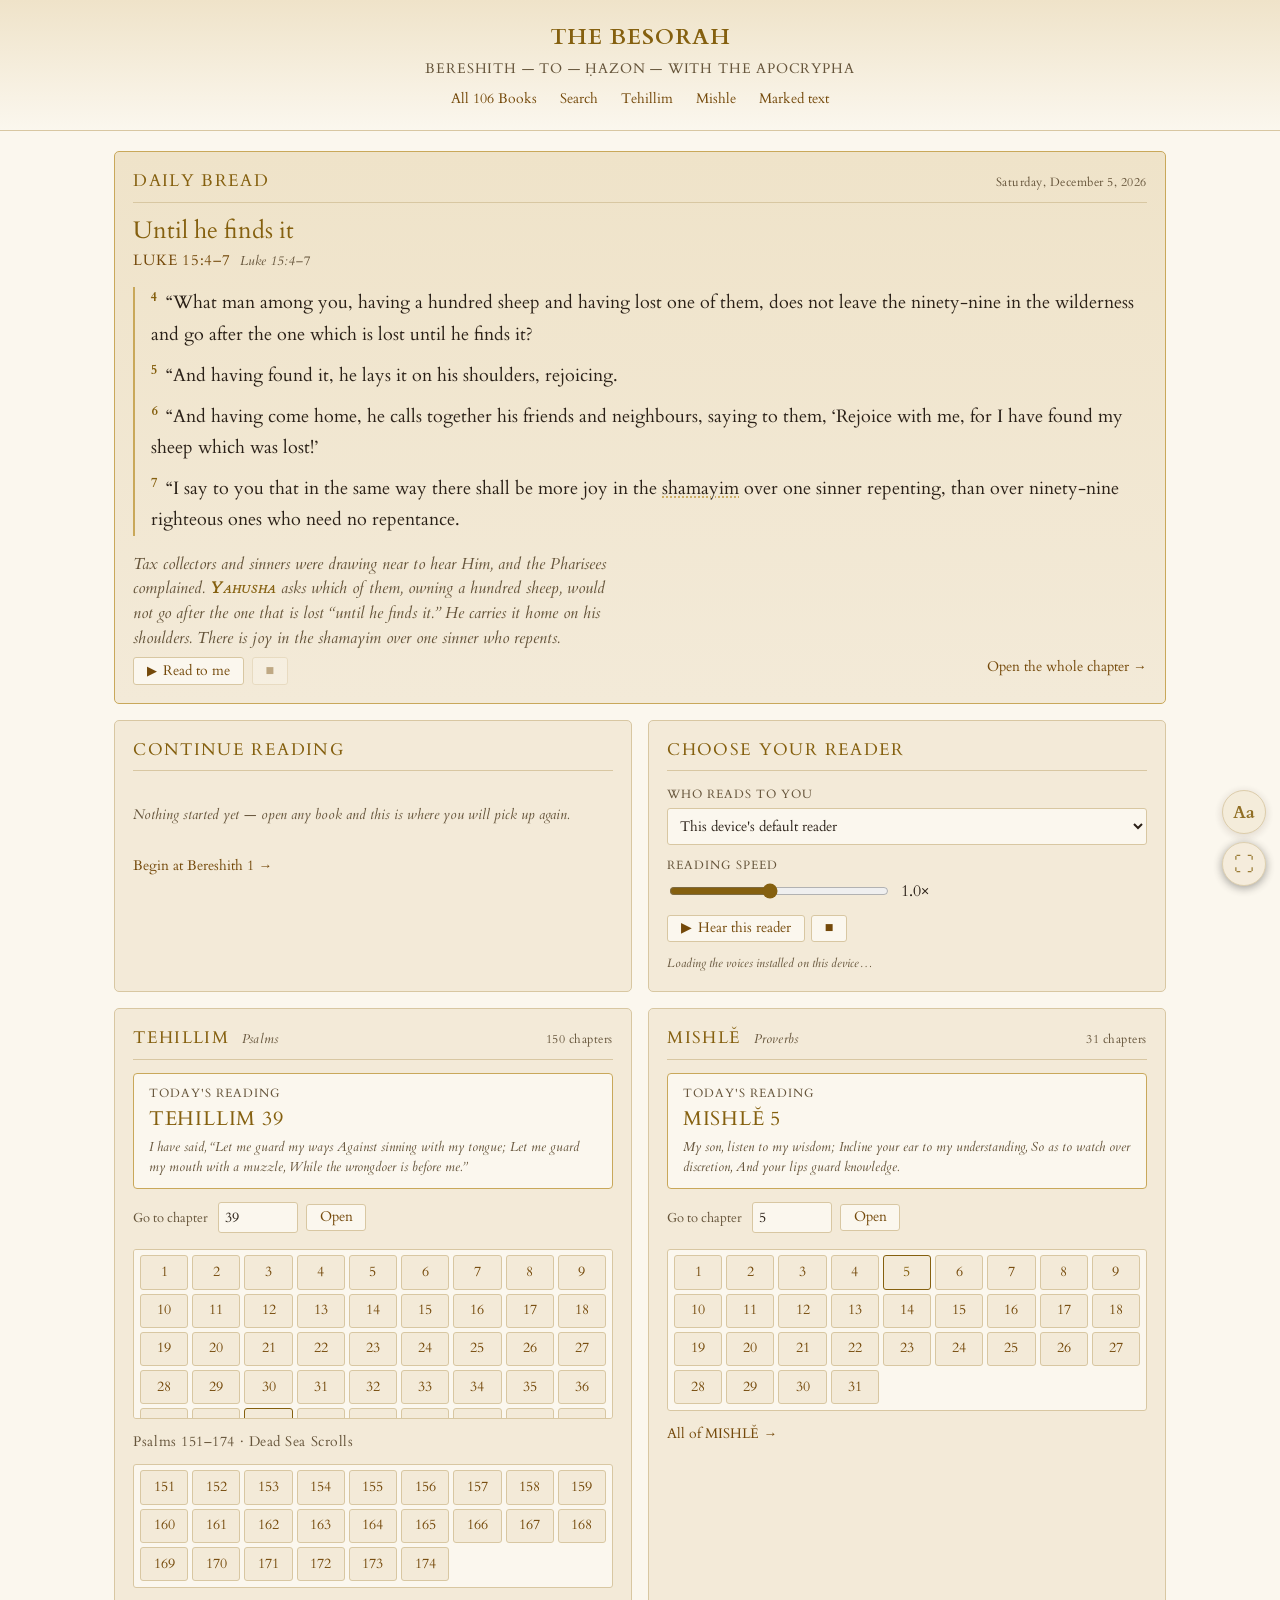
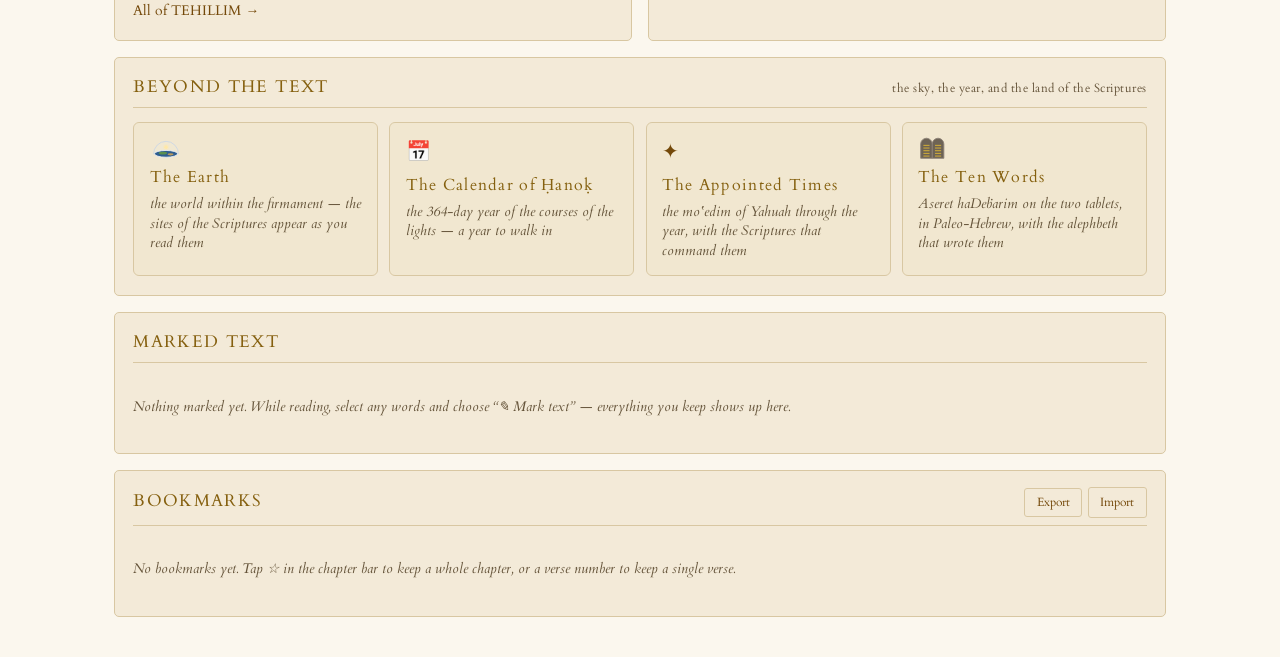
<file: index.html>
<!DOCTYPE html>
<html lang="en">
<head>
<meta charset="UTF-8">
<meta name="viewport" content="width=device-width, initial-scale=1.0">
<meta name="theme-color" content="#1a1410">
<meta name="mobile-web-app-capable" content="yes">
<meta name="apple-mobile-web-app-capable" content="yes">
<meta name="apple-mobile-web-app-status-bar-style" content="black-translucent">
<title>The Besorah — Daily Bread &amp; Reading Room</title>
<link rel="icon" href="data:image/svg+xml,%3Csvg%20xmlns%3D%22http%3A%2F%2Fwww.w3.org%2F2000%2Fsvg%22%20viewBox%3D%220%200%2032%2032%22%3E%3Crect%20width%3D%2232%22%20height%3D%2232%22%20rx%3D%226%22%20fill%3D%22%231a1410%22%2F%3E%3Cpath%20d%3D%22M8%207h16v18H8z%22%20fill%3D%22none%22%20stroke%3D%22%23d4af37%22%20stroke-width%3D%222%22%2F%3E%3Cpath%20d%3D%22M16%207v18M11%2012h3M18%2012h3M11%2017h3M18%2017h3%22%20stroke%3D%22%23d4af37%22%20stroke-width%3D%221.5%22%2F%3E%3C%2Fsvg%3E">
<link rel="stylesheet" href="assets/style.css">
<link rel="manifest" href="manifest.webmanifest">
<link rel="apple-touch-icon" href="assets/icons/icon-180.png">
<!-- Theme, text size and reading mode are applied before first paint, so a
     reader who chose Light never sees a flash of Dark (assets/besorah-ui.js). -->
<script>(function(){try{var p=JSON.parse(localStorage.getItem("besorah-prefs")||"{}"),d=document.documentElement;d.setAttribute("data-theme",p.theme||"auto");if(p.size)d.style.setProperty("--fs",p.size);if(p.compact)d.classList.add("compact-reading")}catch(e){}})();</script>
<script src="assets/besorah-ui.js"></script>

<script src="assets/besorah-ids.js"></script>
<script src="assets/words.js"></script>
<script src="assets/pronunciation.js"></script>
<script src="assets/besorah-marks.js"></script>
<script src="assets/besorah-tts.js"></script>
<script src="assets/DailyBread.js"></script>
<script src="assets/besorah-home.js"></script>
</head>
<body>
<header class="site-header">
  <h1>THE BESORAH</h1>
  <div class="sub">Bereshith &mdash; to &mdash; Ḥazon &mdash; with the Apocrypha</div>
  <nav>
    <a href="books.html">All 106 Books</a>
    <a href="search.html">Search</a>
    <a href="#tehillim-card">Tehillim</a>
    <a href="#mishle-card">Mishle</a>
    <a href="#marked-card">Marked text</a>
  </nav>
</header>

<main class="home">
  <p class="note" id="home-error" hidden></p>

  <section class="card daily-card" id="daily-card"></section>

  <div class="home-row">
    <section class="card" id="continue-card"></section>
    <section class="card" id="reader-card"></section>
  </div>

  <div class="home-row">
    <section class="card quick-card" id="tehillim-card"></section>
    <section class="card quick-card" id="mishle-card"></section>
  </div>

  <section class="card" id="extras-card">
    <div class="card-head"><h2>Beyond the text</h2>
      <span class="card-note">the sky, the year, and the land of the Scriptures</span></div>
    <div class="extras-row">
      <a class="extra-link" href="Extra Features/earth.html">
        <span class="extra-icon"><svg class="earth-icon" viewBox="0 0 36 26" xmlns="http://www.w3.org/2000/svg" aria-hidden="true" focusable="false"><path d="M4 20 A14 14 0 0 1 32 20" fill="rgba(232,238,244,.07)" stroke="#cfd8e3" stroke-width="1.1" stroke-linecap="round"/><circle cx="18" cy="12.5" r="2" fill="#ffe9a8"/><circle cx="18" cy="12.5" r="3.4" fill="rgba(255,233,168,.25)"/><ellipse cx="18" cy="20" rx="13" ry="3.8" fill="#2e5d8f"/><ellipse cx="14.5" cy="19.3" rx="4.6" ry="1.5" fill="#5a8f4e"/><ellipse cx="23" cy="20.6" rx="3.4" ry="1.2" fill="#b89a5e"/><ellipse cx="18" cy="20" rx="13" ry="3.8" fill="none" stroke="#e8eef4" stroke-width="1"/></svg></span>
        <span class="extra-name">The Earth</span>
        <span class="extra-desc">the world within the firmament &mdash; the sites of the Scriptures appear as you read them</span>
      </a>
      <a class="extra-link" href="Extra Features/calendar-of-hanok.html">
        <span class="extra-icon">&#128197;</span>
        <span class="extra-name">The Calendar of &#7716;ano&#7731;</span>
        <span class="extra-desc">the 364-day year of the courses of the lights &mdash; a year to walk in</span>
      </a>
      <a class="extra-link" href="Extra Features/appointed-times.html">
        <span class="extra-icon">&#10022;</span>
        <span class="extra-name">The Appointed Times</span>
        <span class="extra-desc">the mo&#8219;edim of Yahuah through the year, with the Scriptures that command them</span>
      </a>
      <a class="extra-link" href="Extra Features/ten-commandments.html">
        <span class="extra-icon"><svg class="tablets-icon" style="height:1.45rem;width:auto;display:block" viewBox="0 0 32 26" xmlns="http://www.w3.org/2000/svg" aria-hidden="true" focusable="false"><path d="M3 25 V9 a6.5 6.5 0 0 1 13 0 V25 Z" fill="#6d6355" stroke="#8d8276" stroke-width="1"/><path d="M16 25 V9 a6.5 6.5 0 0 1 13 0 V25 Z" fill="#6d6355" stroke="#8d8276" stroke-width="1"/><g stroke="#d4af37" stroke-width="1.1" stroke-linecap="round"><path d="M6.5 10.5h6M6.5 13.5h6M6.5 16.5h6M6.5 19.5h6M6.5 22.5h6"/><path d="M19.5 10.5h6M19.5 13.5h6M19.5 16.5h6M19.5 19.5h6M19.5 22.5h6"/></g></svg></span>
        <span class="extra-name">The Ten Words</span>
        <span class="extra-desc">Aseret haDe&#7683;arim on the two tablets, in Paleo-Hebrew, with the alephbeth that wrote them</span>
      </a>
    </div>
  </section>

  <section class="card" id="marked-card"></section>
  <section class="card" id="bookmarks-card"></section>
</main>

<script>
// Wrapped in an IIFE because assets/besorah-nav.js re-runs this script on
// every soft (in-document) visit to this page.
(function () {
"use strict";

function chapterUrl(bookId, ch, verse, markId) {
  let url = `chapter.html?id=${encodeURIComponent(bookId)}&ch=${ch}`;
  if (verse != null) url += `&v=${verse}`;
  if (markId) url += `&m=${encodeURIComponent(markId)}`;
  return url;
}
function bookUrl(bookId) {
  return `book.html?id=${encodeURIComponent(bookId)}`;
}

Promise.all([
  fetch('assets/index.json').then(r => r.json()),
  fetch('assets/daily-bread.json').then(r => r.json())
]).then(([index, daily]) => {
  // The fetches can resolve after a soft navigation has swapped this page
  // out; there is nothing to render into then.
  if (!document.getElementById('daily-card')) return;
  BesorahHome.render({
    index: index,
    pool: daily.pool,
    loadBook: id => fetch(`assets/text/${id}.json`).then(r => r.json()),
    chapterUrl: chapterUrl,
    bookUrl: bookUrl
  });
}).catch(err => {
  const box = document.getElementById('home-error');
  if (!box) return;
  box.hidden = false;
  box.innerHTML =
    'Failed to load the canon. Open this site via a local web server (not file://) — ' +
    'e.g. <code>python3 -m http.server</code> — or use the ' +
    '<a href="besorah-offline.html">single-file offline edition</a>.';
  console.error(err);
});
})();
</script>
<script src="assets/besorah-nav.js" defer></script>
<script src="assets/besorah-fullscreen.js" defer></script>
</body>
</html>
</file>
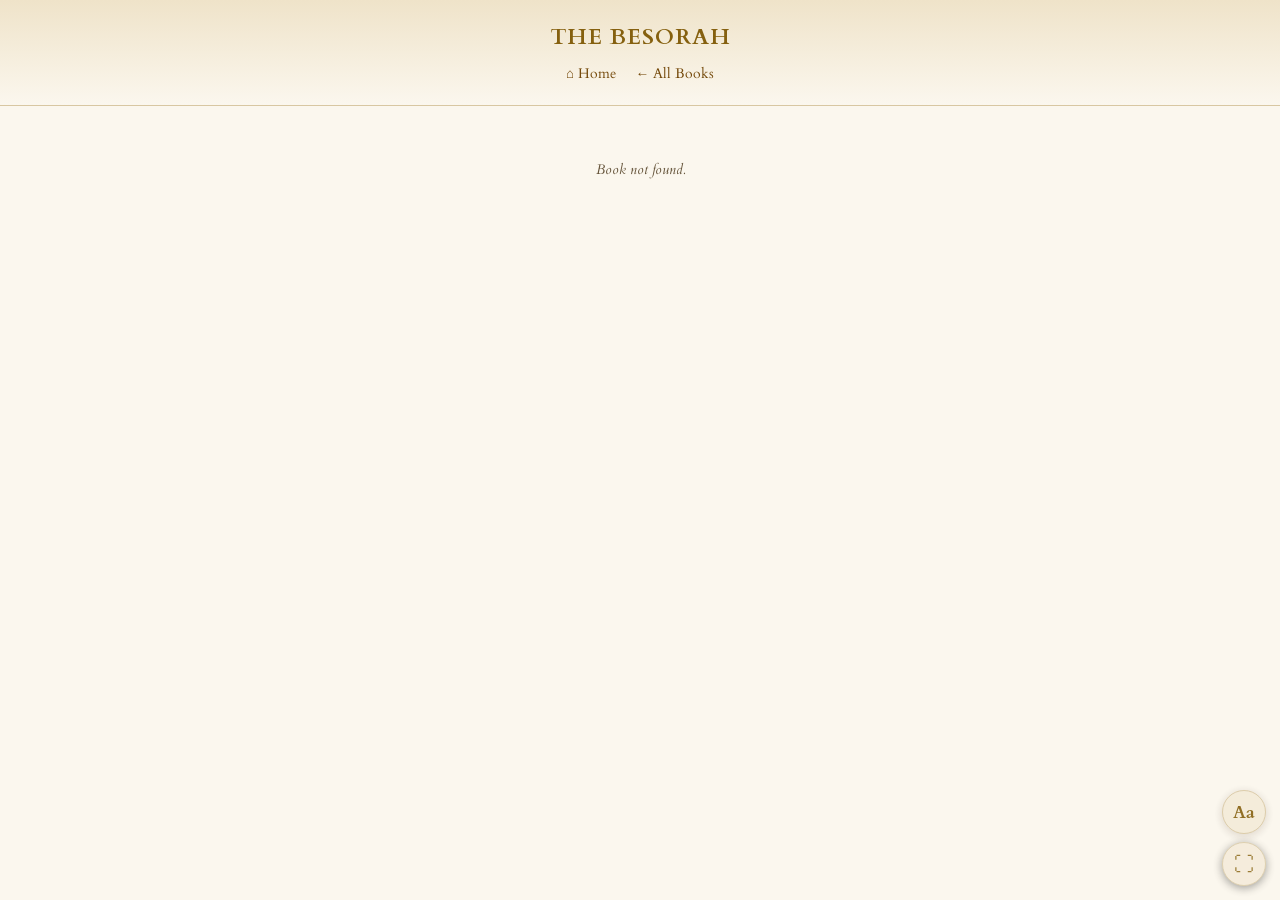
<file: book.html>
<!DOCTYPE html>
<html lang="en">
<head>
<meta charset="UTF-8">
<meta name="viewport" content="width=device-width, initial-scale=1.0">
<meta name="theme-color" content="#1a1410">
<meta name="mobile-web-app-capable" content="yes">
<meta name="apple-mobile-web-app-capable" content="yes">
<meta name="apple-mobile-web-app-status-bar-style" content="black-translucent">
<title>Book — The Besorah</title>
<link rel="icon" href="data:image/svg+xml,%3Csvg%20xmlns%3D%22http%3A%2F%2Fwww.w3.org%2F2000%2Fsvg%22%20viewBox%3D%220%200%2032%2032%22%3E%3Crect%20width%3D%2232%22%20height%3D%2232%22%20rx%3D%226%22%20fill%3D%22%231a1410%22%2F%3E%3Cpath%20d%3D%22M8%207h16v18H8z%22%20fill%3D%22none%22%20stroke%3D%22%23d4af37%22%20stroke-width%3D%222%22%2F%3E%3Cpath%20d%3D%22M16%207v18M11%2012h3M18%2012h3M11%2017h3M18%2017h3%22%20stroke%3D%22%23d4af37%22%20stroke-width%3D%221.5%22%2F%3E%3C%2Fsvg%3E">
<link rel="stylesheet" href="assets/style.css">
<link rel="manifest" href="manifest.webmanifest">
<link rel="apple-touch-icon" href="assets/icons/icon-180.png">
<!-- Theme, text size and reading mode are applied before first paint, so a
     reader who chose Light never sees a flash of Dark (assets/besorah-ui.js). -->
<script>(function(){try{var p=JSON.parse(localStorage.getItem("besorah-prefs")||"{}"),d=document.documentElement;d.setAttribute("data-theme",p.theme||"auto");if(p.size)d.style.setProperty("--fs",p.size);if(p.compact)d.classList.add("compact-reading")}catch(e){}})();</script>
<script src="assets/besorah-ui.js"></script>

<script src="assets/besorah-ids.js"></script>
</head>
<body>
<header class="site-header">
  <h1 id="page-title">THE BESORAH</h1>
  <div class="sub" id="page-section"></div>
  <nav><a href="index.html">⌂ Home</a><a href="books.html">&larr; All Books</a></nav>
</header>

<main>
  <div class="book-title">
    <div class="heb" id="book-heb"></div>
    <div class="eng" id="book-eng"></div>
  </div>
  <div id="chapter-list"></div>
</main>

<script>
// Wrapped in an IIFE because assets/besorah-nav.js re-runs this script on
// every soft (in-document) visit to this page.
(function () {
"use strict";

const params = new URLSearchParams(location.search);
// An id from a link may predate a name correction — see besorah-ids.js.
const bookId = window.BesorahIds
  ? BesorahIds.resolve(params.get('id'))
  : params.get('id');

fetch('assets/index.json')
  .then(r => r.json())
  .then(data => {
    // The fetch can resolve after a soft navigation has swapped this page
    // out; there is nothing to render into then.
    const list = document.getElementById('chapter-list');
    if (!list) return;
    const book = data.books.find(b => b.id === bookId);
    if (!book) {
      list.innerHTML = '<p class="note">Book not found.</p>';
      return;
    }
    document.title = `${book.hebrew} (${book.english}) — The Besorah`;

    document.getElementById('page-title').textContent = book.hebrew;
    document.getElementById('page-section').textContent = book.section.toUpperCase();
    document.getElementById('book-heb').textContent = book.hebrew;
    document.getElementById('book-eng').textContent = book.english;

    if (book.chapter_count === 1) {
      // Single-chapter books — link directly to the only chapter
      const a = document.createElement('a');
      a.className = 'chapter-link';
      a.href = `chapter.html?id=${encodeURIComponent(book.id)}&ch=1`;
      a.style.maxWidth = '300px';
      a.style.margin = '2rem auto';
      a.style.fontSize = '1.1rem';
      a.style.padding = '1rem';
      a.textContent = `Read ${book.hebrew} →`;
      list.appendChild(a);
    } else {
      const heading = document.createElement('p');
      heading.style.textAlign = 'center';
      heading.style.color = 'var(--ink-dim)';
      heading.style.marginTop = '1rem';
      // A book numbered on from another (Psalms 151–174) lists its own
      // numbers: first_chapter … first_chapter + count − 1.
      const first = book.first_chapter || 1;
      heading.textContent = first > 1
        ? `${book.chapter_count} chapters · ${first}–${first + book.chapter_count - 1}`
        : `${book.chapter_count} chapters`;
      list.appendChild(heading);

      const grid = document.createElement('div');
      grid.className = 'chapter-grid';
      for (let i = first; i < first + book.chapter_count; i++) {
        const a = document.createElement('a');
        a.className = 'chapter-link';
        a.href = `chapter.html?id=${encodeURIComponent(book.id)}&ch=${i}`;
        a.textContent = i;
        grid.appendChild(a);
      }
      list.appendChild(grid);
    }
  })
  .catch(err => {
    const list = document.getElementById('chapter-list');
    if (list) list.innerHTML =
      '<p class="note">Failed to load canon index. Open this site via a local web server (not file://).</p>';
    console.error(err);
  });
})();
</script>
<script src="assets/besorah-nav.js" defer></script>
<script src="assets/besorah-fullscreen.js" defer></script>
</body>
</html>
</file>
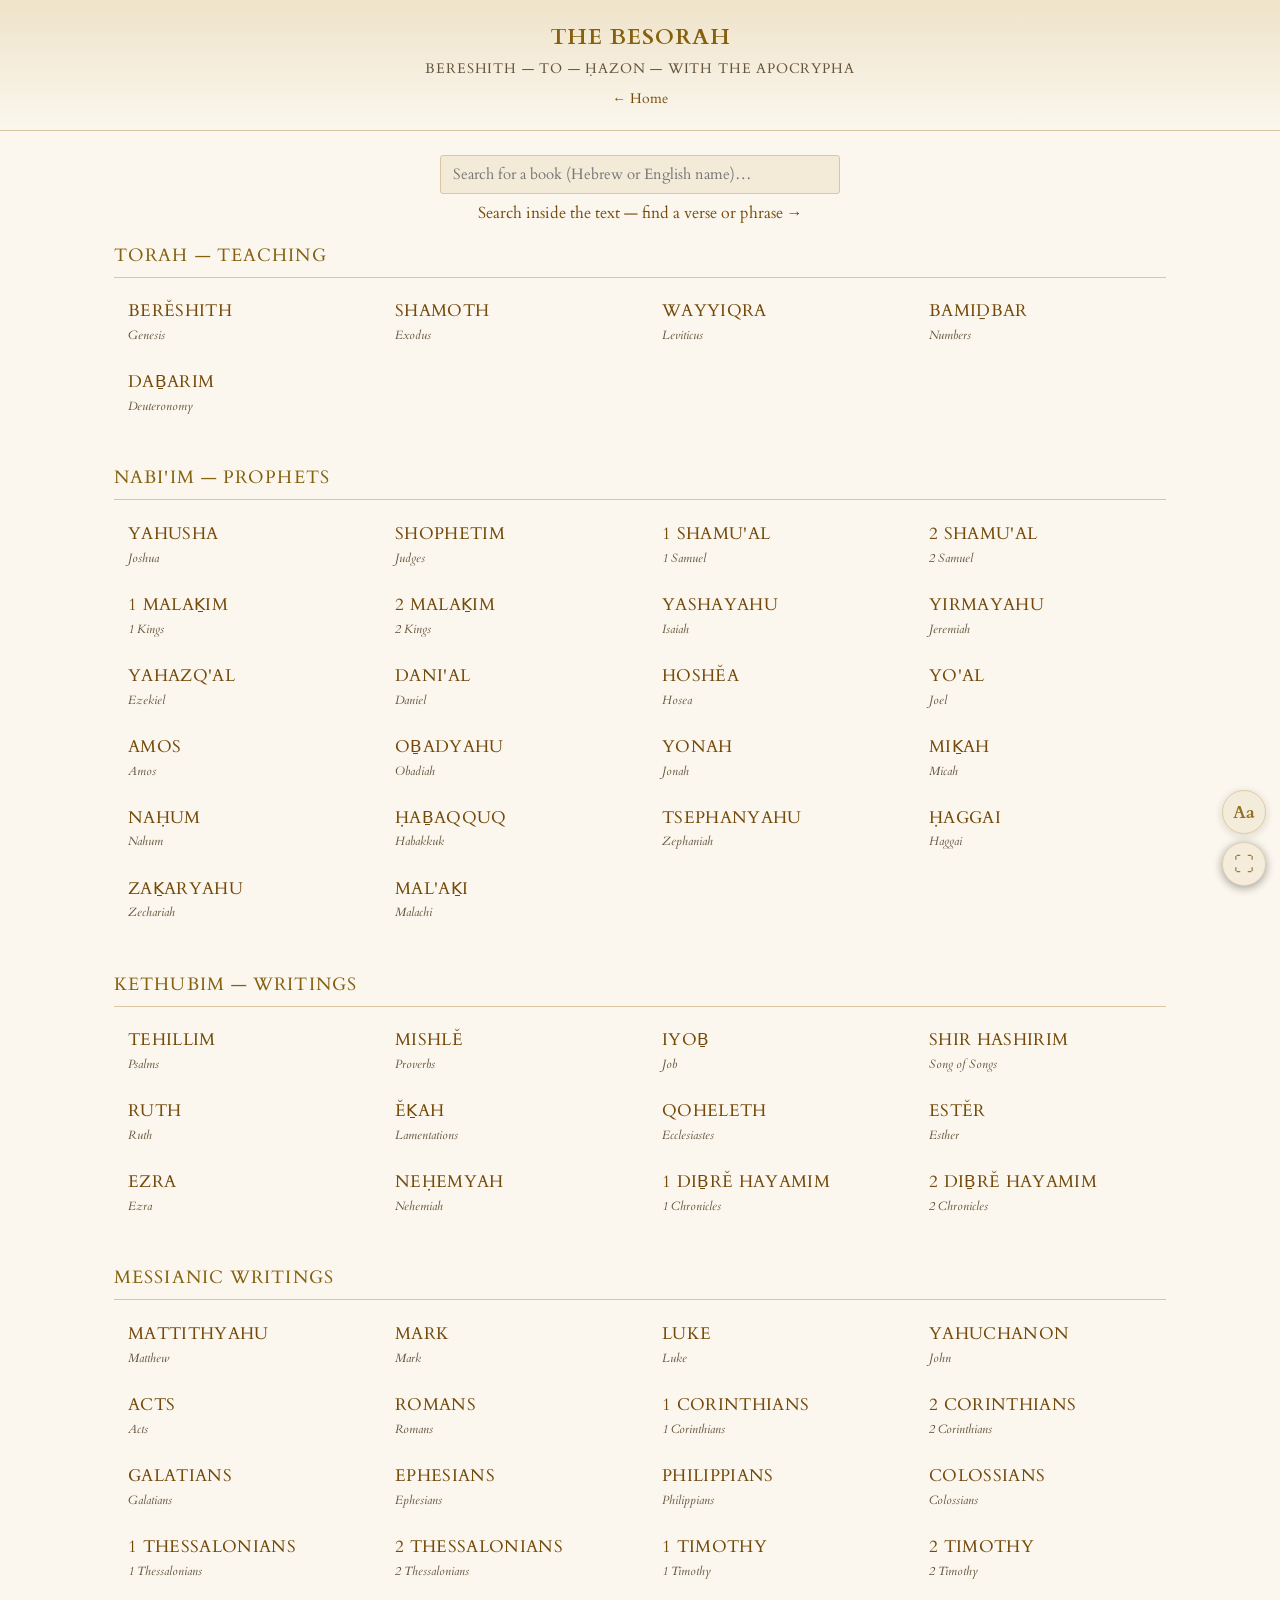
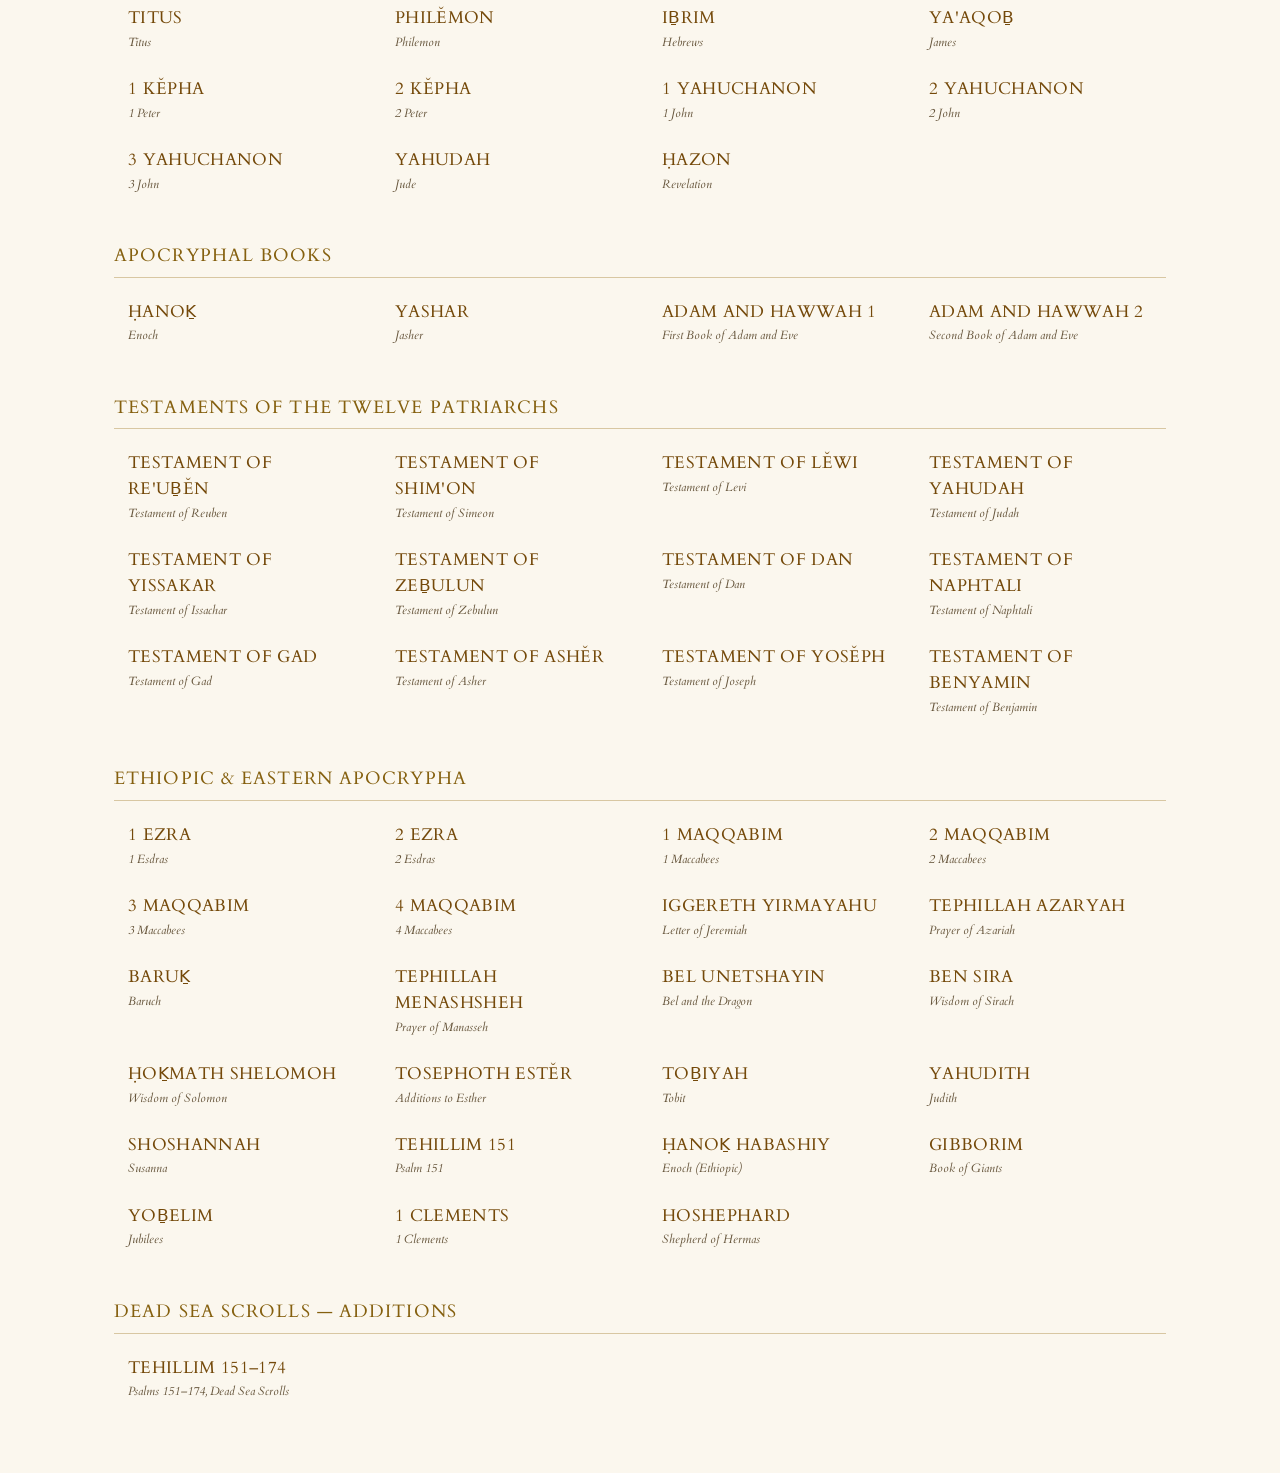
<file: books.html>
<!DOCTYPE html>
<html lang="en">
<head>
<meta charset="UTF-8">
<meta name="viewport" content="width=device-width, initial-scale=1.0">
<meta name="theme-color" content="#1a1410">
<meta name="mobile-web-app-capable" content="yes">
<meta name="apple-mobile-web-app-capable" content="yes">
<meta name="apple-mobile-web-app-status-bar-style" content="black-translucent">
<title>All Books — The Besorah</title>
<link rel="icon" href="data:image/svg+xml,%3Csvg%20xmlns%3D%22http%3A%2F%2Fwww.w3.org%2F2000%2Fsvg%22%20viewBox%3D%220%200%2032%2032%22%3E%3Crect%20width%3D%2232%22%20height%3D%2232%22%20rx%3D%226%22%20fill%3D%22%231a1410%22%2F%3E%3Cpath%20d%3D%22M8%207h16v18H8z%22%20fill%3D%22none%22%20stroke%3D%22%23d4af37%22%20stroke-width%3D%222%22%2F%3E%3Cpath%20d%3D%22M16%207v18M11%2012h3M18%2012h3M11%2017h3M18%2017h3%22%20stroke%3D%22%23d4af37%22%20stroke-width%3D%221.5%22%2F%3E%3C%2Fsvg%3E">
<link rel="stylesheet" href="assets/style.css">
<link rel="manifest" href="manifest.webmanifest">
<link rel="apple-touch-icon" href="assets/icons/icon-180.png">
<!-- Theme, text size and reading mode are applied before first paint, so a
     reader who chose Light never sees a flash of Dark (assets/besorah-ui.js). -->
<script>(function(){try{var p=JSON.parse(localStorage.getItem("besorah-prefs")||"{}"),d=document.documentElement;d.setAttribute("data-theme",p.theme||"auto");if(p.size)d.style.setProperty("--fs",p.size);if(p.compact)d.classList.add("compact-reading")}catch(e){}})();</script>
<script src="assets/besorah-ui.js"></script>

</head>
<body>
<header class="site-header">
  <h1>THE BESORAH</h1>
  <div class="sub">Bereshith &mdash; to &mdash; Ḥazon &mdash; with the Apocrypha</div>
  <nav><a href="index.html">&larr; Home</a></nav>
</header>

<main>
  <input type="search" id="search" placeholder="Search for a book (Hebrew or English name)…" autocomplete="off" aria-label="Search for a book by name">
  <p class="search-inside"><a href="search.html">Search inside the text — find a verse or phrase &rarr;</a></p>
  <div id="content">
    <p class="note">Loading the canon…</p>
  </div>
</main>

<script>
// Wrapped in an IIFE because assets/besorah-nav.js re-runs this script on
// every soft (in-document) visit to this page.
(function () {
"use strict";

const SECTIONS = [
  { key: "Torah",       label: "Torah — Teaching" },
  { key: "Nabi'im",     label: "Nabi'im — Prophets" },
  { key: "Kethubim",    label: "Kethubim — Writings" },
  { key: "Messianic",   label: "Messianic Writings" },
  { key: "Apocryphal",  label: "Apocryphal Books" },
  { key: "Patriarchs",  label: "Testaments of the Twelve Patriarchs" },
  { key: "Apocrypha",   label: "Ethiopic & Eastern Apocrypha" },
  { key: "Dead Sea Scrolls", label: "Dead Sea Scrolls — Additions" },
];

function renderBooks(data, filter) {
  // The fetch can resolve after a soft navigation has swapped this page
  // out; there is nothing to render into then.
  const root = document.getElementById('content');
  if (!root) return;
  root.innerHTML = '';
  const f = (filter || '').trim().toLowerCase();

  for (const s of SECTIONS) {
    const books = data.books.filter(b =>
      b.section === s.key &&
      (!f || b.hebrew.toLowerCase().includes(f) || b.english.toLowerCase().includes(f))
    );
    if (books.length === 0) continue;

    const section = document.createElement('section');
    section.className = 'section';
    const h2 = document.createElement('h2');
    h2.textContent = s.label;
    section.appendChild(h2);

    const grid = document.createElement('div');
    grid.className = 'book-grid';
    for (const b of books) {
      const a = document.createElement('a');
      a.className = 'book-link';
      a.href = `book.html?id=${encodeURIComponent(b.id)}`;
      a.innerHTML = `<span class="heb">${b.hebrew}</span><span class="eng">${b.english}</span>`;
      grid.appendChild(a);
    }
    section.appendChild(grid);
    root.appendChild(section);
  }

  if (root.children.length === 0) {
    const p = document.createElement('p');
    p.className = 'note';
    p.textContent = 'No books match your search.';
    root.appendChild(p);
  }
}

fetch('assets/index.json')
  .then(r => r.json())
  .then(data => {
    renderBooks(data, '');
    const search = document.getElementById('search');
    if (search) search.addEventListener('input', e => {
      renderBooks(data, e.target.value);
    });
  })
  .catch(err => {
    const root = document.getElementById('content');
    if (root) root.innerHTML =
      '<p class="note">Failed to load canon index. Open this site via a local web server (not file://). E.g. <code>python3 -m http.server</code></p>';
    console.error(err);
  });
})();
</script>
<script src="assets/besorah-nav.js" defer></script>
<script src="assets/besorah-fullscreen.js" defer></script>
</body>
</html>
</file>
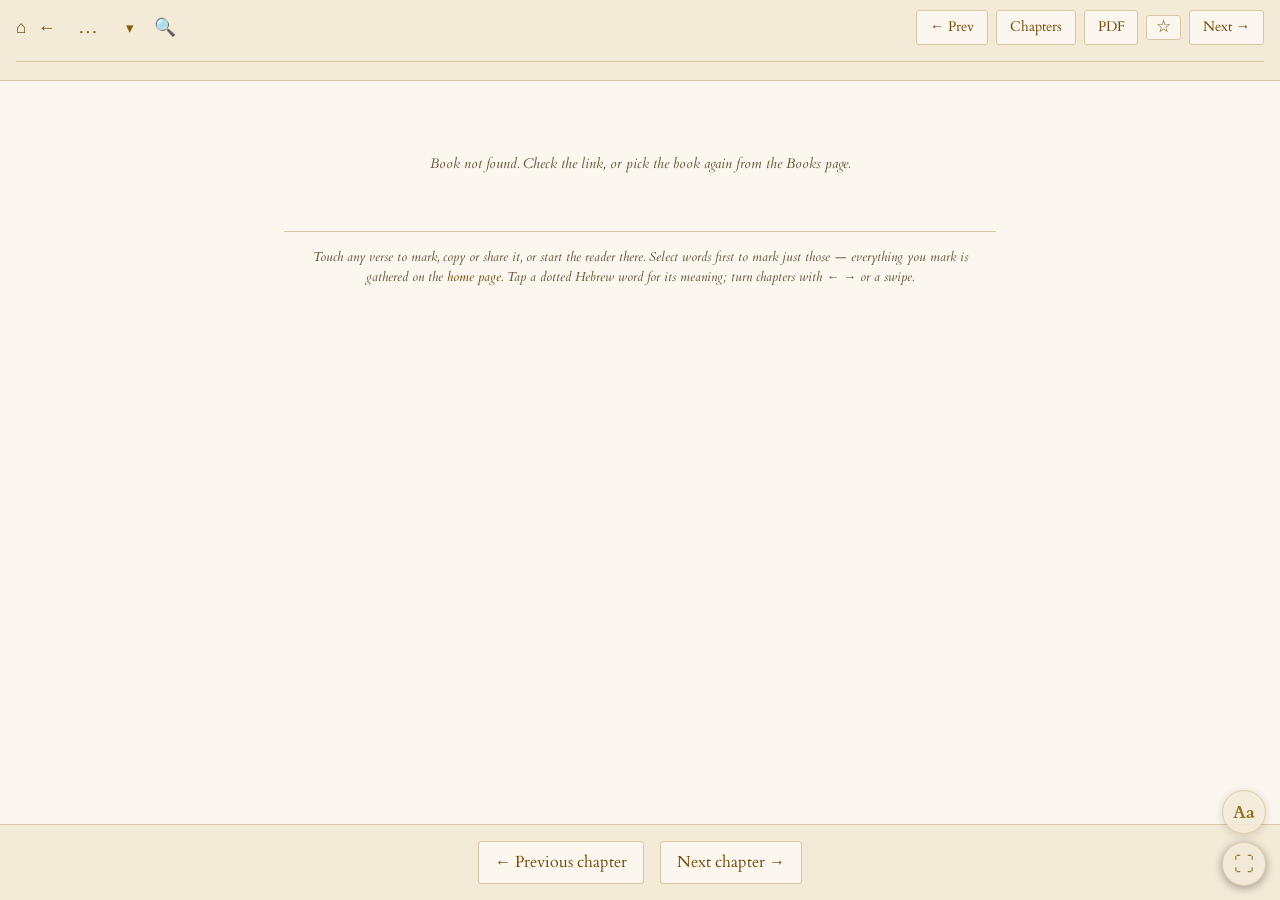
<file: chapter.html>
<!DOCTYPE html>
<html lang="en">
<head>
<meta charset="UTF-8">
<meta name="viewport" content="width=device-width, initial-scale=1.0">
<meta name="theme-color" content="#1a1410">
<meta name="mobile-web-app-capable" content="yes">
<meta name="apple-mobile-web-app-capable" content="yes">
<meta name="apple-mobile-web-app-status-bar-style" content="black-translucent">
<title>Chapter — The Besorah</title>
<link rel="icon" href="data:image/svg+xml,%3Csvg%20xmlns%3D%22http%3A%2F%2Fwww.w3.org%2F2000%2Fsvg%22%20viewBox%3D%220%200%2032%2032%22%3E%3Crect%20width%3D%2232%22%20height%3D%2232%22%20rx%3D%226%22%20fill%3D%22%231a1410%22%2F%3E%3Cpath%20d%3D%22M8%207h16v18H8z%22%20fill%3D%22none%22%20stroke%3D%22%23d4af37%22%20stroke-width%3D%222%22%2F%3E%3Cpath%20d%3D%22M16%207v18M11%2012h3M18%2012h3M11%2017h3M18%2017h3%22%20stroke%3D%22%23d4af37%22%20stroke-width%3D%221.5%22%2F%3E%3C%2Fsvg%3E">
<link rel="stylesheet" href="assets/style.css">
<link rel="manifest" href="manifest.webmanifest">
<link rel="apple-touch-icon" href="assets/icons/icon-180.png">
<!-- Theme, text size and reading mode are applied before first paint, so a
     reader who chose Light never sees a flash of Dark (assets/besorah-ui.js). -->
<script>(function(){try{var p=JSON.parse(localStorage.getItem("besorah-prefs")||"{}"),d=document.documentElement;d.setAttribute("data-theme",p.theme||"auto");if(p.size)d.style.setProperty("--fs",p.size);if(p.compact)d.classList.add("compact-reading")}catch(e){}})();</script>
<script src="assets/besorah-ui.js"></script>

<script src="assets/besorah-ids.js"></script>
<script src="assets/words.js"></script>
<script src="assets/pronunciation.js"></script>
<script src="assets/besorah-marks.js"></script>
<script src="assets/besorah-tts.js"></script>
<style>
  /* Pin the footer to the bottom of the viewport on short chapters */
  body { display: flex; flex-direction: column; min-height: 100vh; margin: 0; }
  .chapter-bar { flex: 0 0 auto; }
  .chapter-main { flex: 1 1 auto; }
  .chapter-footer { flex: 0 0 auto; }
</style>
</head>
<body>

<div class="chapter-bar">
  <div class="title">
    <a href="index.html" title="Home" aria-label="Home" style="margin-right:0.4rem;">⌂</a>
    <a href="books.html" title="All books" aria-label="All books" style="margin-right:0.6rem;">&larr;</a>
    <button type="button" class="qp-btn" data-ui-picker aria-haspopup="dialog"
            title="Go to a book and chapter" aria-label="Go to a book and chapter">
      <span class="heb" id="bar-heb">…</span>
      <span class="eng" id="bar-eng"></span>
      <span id="bar-ch"></span><span class="qp-caret" aria-hidden="true">▾</span>
    </button>
    <a href="search.html" class="bar-search" title="Search the scriptures" aria-label="Search the scriptures">🔍</a>
  </div>
  <div class="controls">
    <a id="prev" href="#">&larr; Prev</a>
    <a id="book-toc" href="#">Chapters</a>
    <a id="pdf-link" href="#" target="_blank" title="Open original PDF page" aria-label="Open the original PDF page">PDF</a>
    <button id="bookmark-btn" class="btn" type="button" title="Bookmark this chapter" aria-pressed="false">☆</button>
    <a id="next" href="#">Next &rarr;</a>
  </div>
  <div class="tts-bar" id="tts-bar"></div>
</div>

<main class="chapter-main">
  <div class="chapter-page" id="chapter-page">
    <h1 class="chapter-page-title" id="page-heb"></h1>
    <h2 class="chapter-page-sub" id="page-eng"></h2>
    <div class="chapter-num" id="ch-num"></div>
    <div id="verses" class="verses"></div>
    <p class="note" id="loading">Loading chapter…</p>
    <p class="note mark-hint">Touch any verse to mark, copy or share it, or
      start the reader there. Select words first to mark just those —
      everything you mark is gathered on the <a href="index.html">home
      page</a>. Tap a dotted Hebrew word for its meaning; turn chapters with
      ← → or a swipe.</p>
  </div>
</main>

<footer class="chapter-footer">
  <div class="controls">
    <a id="prev2" href="#">&larr; Previous chapter</a>
    <a id="next2" href="#">Next chapter &rarr;</a>
  </div>
</footer>

<script>
// Chapters load and swap in place: Prev/Next push the new URL with
// history.pushState and re-render this same document instead of navigating
// to a fresh one. Leaving the document is what drops the browser out of
// fullscreen, so a reader in fullscreen keeps it while turning pages (the
// offline edition keeps it the same way with its hash routes). Links to the
// other pages stay in-document too — assets/besorah-nav.js swaps them in,
// re-running this script each time, which is why it is wrapped in an IIFE
// and wires nothing above <body> level (Back/Forward included: popstate
// belongs to the router).
(function () {
"use strict";

function parseState(search) {
  const params = new URLSearchParams(search);
  // An id from a link may be one a book carried before its name was
  // corrected; BesorahIds brings it forward (assets/besorah-ids.js).
  const rawId = params.get('id');
  return {
    bookId: window.BesorahIds ? BesorahIds.resolve(rawId) : rawId,
    chapter: parseInt(params.get('ch'), 10) || 1,
    verseAnchor: parseInt(params.get('v'), 10) || null,
    markAnchor: params.get('m')   // a marked passage arrived at from home
  };
}

// The index and each book's text are fetched once and kept, so a page turn
// within a book renders without waiting on the network again.
let indexPromise = null;
const textPromises = {};
function getIndex() {
  if (!indexPromise) indexPromise = fetch('assets/index.json').then(r => r.json());
  return indexPromise;
}
function getText(bookId) {
  if (!textPromises[bookId]) {
    textPromises[bookId] = fetch(`assets/text/${bookId}.json`).then(r => r.json());
  }
  return textPromises[bookId];
}

function setLink(elId, href, disabled) {
  const el = document.getElementById(elId);
  if (!el) return;
  if (disabled) {
    el.classList.add('disabled');
    el.removeAttribute('href');
  } else {
    el.classList.remove('disabled');
    el.href = href;
  }
}

// Verse text may contain <span class="dn">…</span> for divine names
// and <span class="hwhy">HWHY</span> for the paleo-Hebrew
// tetragrammaton. Escape every other angle bracket and only
// un-escape these two whitelisted elements.
function renderVerseText(raw) {
  // Word forms are corrected on the way to the screen (assets/words.js)
  // so a re-extracted book still reads correctly.
  const fixed = window.BesorahWords ? BesorahWords.repair(raw) : raw;
  const esc = fixed
    .replace(/&/g, '&amp;')
    .replace(/</g, '&lt;')
    .replace(/>/g, '&gt;');
  // Un-escape only the whitelisted tags, opening and closing handled
  // separately so a footnote containing a divine name still renders.
  const html = esc
    .replace(/&lt;span class="(dn|hwhy|fn|rs|cj)"&gt;/g, '<span class="$1">')
    .replace(/&lt;\/span&gt;/g, '</span>');
  // Names, glosses and Hebrew words get their spans (assets/besorah-ui.js)
  // for the compact reading mode and the tap-to-reveal glossary.
  return window.BesorahUI ? BesorahUI.decorate(html) : html;
}

function loadChapter(state) {
  const bookId = state.bookId;
  let chapter = state.chapter;
  const loading = document.getElementById('loading');
  loading.textContent = 'Loading chapter…';
  loading.style.display = '';

  getIndex()
    .then(idx => {
      const book = idx.books.find(b => b.id === bookId);
      if (!book) throw new Error('Book not found');
      return getText(book.id).then(text => ({book, text}));
    })
    .then(({book, text}) => {
      // The fetch can resolve after a soft navigation has swapped this
      // page out; a detached loading note means nothing to render into.
      if (!loading.isConnected) return;
      // A link without ?ch= opens a book at its first chapter (151 for the
      // Dead Sea Scrolls psalms).
      if (chapter < (book.first_chapter || 1)) chapter = book.first_chapter;
      const ch = text.chapters[String(chapter)];
      if (!ch) throw new Error('Chapter not found');

      // Header / title
      document.title = `${book.hebrew}${book.chapter_count > 1 ? ' ' + chapter : ''} — The Besorah`;
      document.getElementById('bar-heb').textContent = book.hebrew;
      document.getElementById('bar-eng').textContent = `(${book.english})`;
      document.getElementById('bar-ch').textContent =
        book.chapter_count > 1 ? `Chapter ${chapter}` : '';
      document.getElementById('page-heb').textContent = book.hebrew;
      document.getElementById('page-eng').textContent = book.english;
      document.getElementById('ch-num').textContent =
        book.chapter_count > 1 ? chapter : '';

      // PDF link (still available for cross-reference)
      document.getElementById('pdf-link').href = `SCRIPTURE/${ch.pdf}#page=${ch.page}`;

      // Prev / Next links
      // Chapters run first_chapter … last (151–174 for the Dead Sea Scrolls
      // psalms; 1 … chapter_count for every other book).
      const first = book.first_chapter || 1;
      const last = first + book.chapter_count - 1;
      const prevHref = chapter > first ? `chapter.html?id=${book.id}&ch=${chapter - 1}` : '#';
      const nextHref = chapter < last ? `chapter.html?id=${book.id}&ch=${chapter + 1}` : '#';
      setLink('prev',  prevHref, chapter <= first);
      setLink('prev2', prevHref, chapter <= first);
      setLink('next',  nextHref, chapter >= last);
      setLink('next2', nextHref, chapter >= last);
      document.getElementById('book-toc').href = `book.html?id=${book.id}`;

      // Bookmark + last-read tracking (localStorage; nothing leaves the device)
      BesorahMarks.recordLastRead(book, chapter);
      if (window.BesorahUI) BesorahUI.chapterRendered(book, chapter);
      // A fresh clone of the button each render, so in-place page turns do
      // not stack click handlers still wired to earlier chapters.
      const staleBtn = document.getElementById('bookmark-btn');
      const bookmarkBtn = staleBtn.cloneNode(true);
      staleBtn.replaceWith(bookmarkBtn);
      BesorahMarks.wireBookmarkButton(bookmarkBtn, book, chapter);
      // Read-aloud player (built once; re-pointed at this chapter's verses).
      BesorahTTS.init(document.getElementById('tts-bar'));

      // Wire after verses are rendered (below — defer to next tick).
      queueMicrotask(() => {
        const versesEl = document.getElementById('verses');
        BesorahMarks.wireVerseClicks(versesEl, book, chapter);
        // Marked text: paint saved highlights and let a fresh selection be
        // marked. Wired before the read-aloud player so tapping a highlight
        // offers to remove it instead of starting playback.
        BesorahMarks.wireTextMarks(versesEl, book, chapter, {
          onRead: el => BesorahTTS.readFrom(el)
        });
        BesorahTTS.bind(versesEl);
        if (state.markAnchor) BesorahMarks.scrollToTextMark(state.markAnchor);
        else BesorahMarks.scrollToVerse(state.verseAnchor);
      });

      // Render verses
      const out = document.getElementById('verses');
      out.innerHTML = '';
      const verses = ch.verses || [];
      if (verses.length === 0) {
        out.innerHTML = `<p class="note">No text extracted for this chapter. <a href="SCRIPTURE/${ch.pdf}#page=${ch.page}" target="_blank">Open the PDF page</a>.</p>`;
      } else {
        // Long-form chapters (Patriarchs, single-verse books) get single-block prose
        const isProse = verses.length === 1 && verses[0].t.length > 600;
        if (isProse) {
          const para = document.createElement('p');
          para.className = 'prose';
          para.innerHTML = renderVerseText(verses[0].t);
          out.appendChild(para);
        } else {
          // An opening the book prints before verse 1, unnumbered (the
          // superscription of Jubilees, the salutation of 1 Clement).
          if (ch.intro) {
            const intro = document.createElement('p');
            intro.className = 'intro';
            intro.innerHTML = renderVerseText(ch.intro);
            out.appendChild(intro);
          }
          for (const v of verses) {
            const p = document.createElement('p');
            p.className = 'verse';
            p.id = `v-${v.n}`;
            p.dataset.v = v.n;
            p.innerHTML =
              `<sup class="verse-n">${v.n}</sup> ` + renderVerseText(v.t);
            out.appendChild(p);
          }
        }
      }
      loading.style.display = 'none';
    })
    .catch(err => {
      console.error(err);
      // Say what actually went wrong: a link to a book or chapter that does
      // not exist is a different failure from opening the site off file://.
      const known = /^(Book|Chapter) not found$/.test(err.message);
      loading.textContent = known
        ? err.message + '. Check the link, or pick the book again from the Books page.'
        : 'Failed to load chapter. Make sure you opened this site through a local web server (e.g. `python3 -m http.server`).';
    });
}

// The page turn itself: an ordinary click on an enabled Prev/Next link is
// taken over and rendered in place. Modified clicks (new tab, download)
// and middle clicks keep their native behaviour.
for (const id of ['prev', 'next', 'prev2', 'next2']) {
  document.getElementById(id).addEventListener('click', function (e) {
    const href = this.getAttribute('href');
    if (!href || href === '#' || this.classList.contains('disabled')) return;
    if (e.button !== 0 || e.metaKey || e.ctrlKey || e.shiftKey || e.altKey) return;
    e.preventDefault();
    history.pushState(null, '', href);
    if (window.BesorahNav) BesorahNav.note();
    window.scrollTo(0, 0);
    loadChapter(parseState(new URL(href, location.href).search));
  });
}

loadChapter(parseState(location.search));
})();
</script>
<script src="assets/besorah-nav.js" defer></script>
<script src="assets/besorah-fullscreen.js" defer></script>
</body>
</html>
</file>
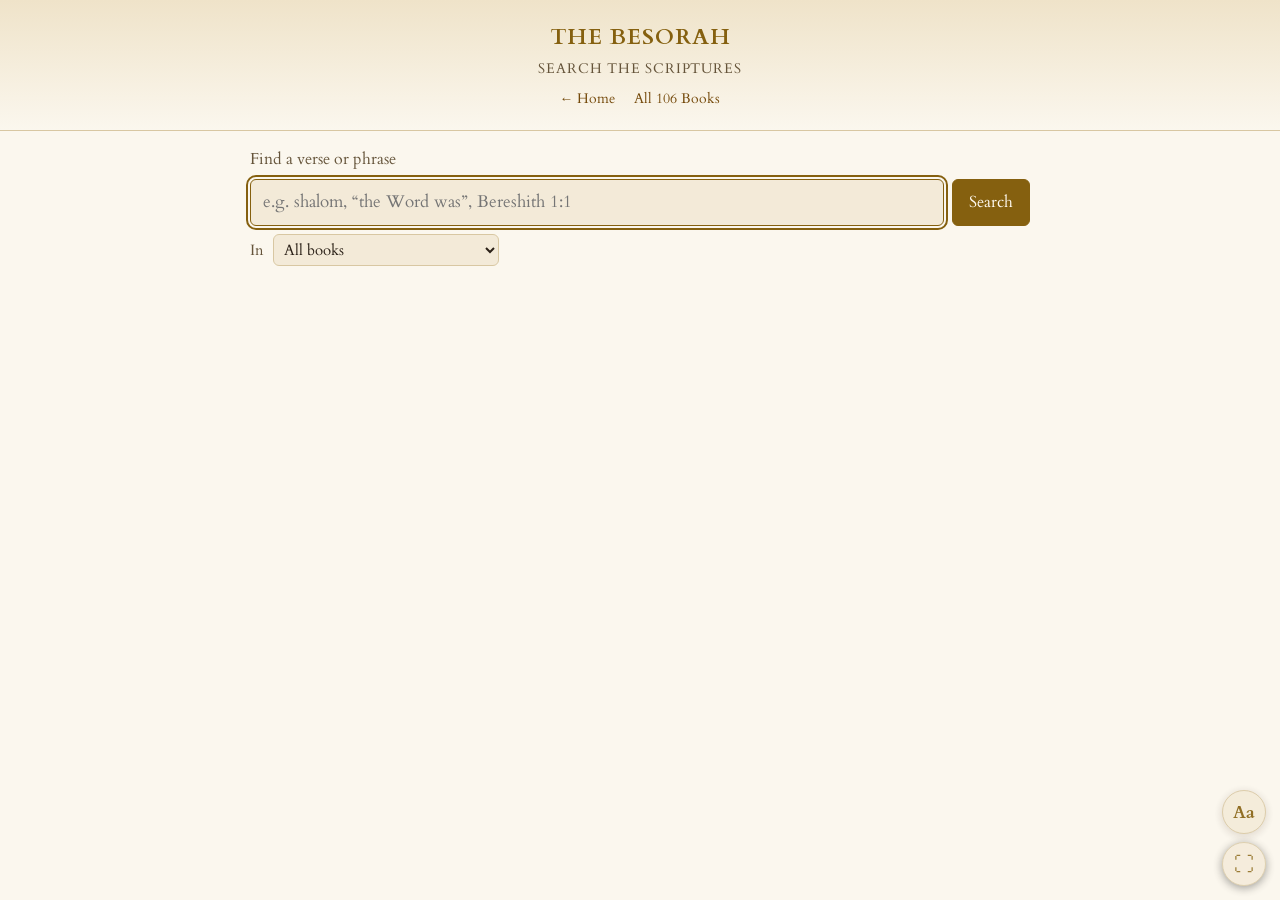
<file: search.html>
<!DOCTYPE html>
<html lang="en">
<head>
<meta charset="UTF-8">
<meta name="viewport" content="width=device-width, initial-scale=1.0">
<meta name="theme-color" content="#1a1410">
<meta name="mobile-web-app-capable" content="yes">
<meta name="apple-mobile-web-app-capable" content="yes">
<meta name="apple-mobile-web-app-status-bar-style" content="black-translucent">
<title>Search — The Besorah</title>
<link rel="icon" href="data:image/svg+xml,%3Csvg%20xmlns%3D%22http%3A%2F%2Fwww.w3.org%2F2000%2Fsvg%22%20viewBox%3D%220%200%2032%2032%22%3E%3Crect%20width%3D%2232%22%20height%3D%2232%22%20rx%3D%226%22%20fill%3D%22%231a1410%22%2F%3E%3Cpath%20d%3D%22M8%207h16v18H8z%22%20fill%3D%22none%22%20stroke%3D%22%23d4af37%22%20stroke-width%3D%222%22%2F%3E%3Cpath%20d%3D%22M16%207v18M11%2012h3M18%2012h3M11%2017h3M18%2017h3%22%20stroke%3D%22%23d4af37%22%20stroke-width%3D%221.5%22%2F%3E%3C%2Fsvg%3E">
<link rel="stylesheet" href="assets/style.css">
<link rel="manifest" href="manifest.webmanifest">
<link rel="apple-touch-icon" href="assets/icons/icon-180.png">
<!-- Theme, text size and reading mode are applied before first paint, so a
     reader who chose Light never sees a flash of Dark (assets/besorah-ui.js). -->
<script>(function(){try{var p=JSON.parse(localStorage.getItem("besorah-prefs")||"{}"),d=document.documentElement;d.setAttribute("data-theme",p.theme||"auto");if(p.size)d.style.setProperty("--fs",p.size);if(p.compact)d.classList.add("compact-reading")}catch(e){}})();</script>

<script src="assets/words.js"></script>
<script src="assets/pronunciation.js"></script>
<script src="assets/besorah-ui.js"></script>
<script src="assets/besorah-search.js"></script>
</head>
<body>
<header class="site-header">
  <h1>THE BESORAH</h1>
  <div class="sub">Search the Scriptures</div>
  <nav><a href="index.html">&larr; Home</a><a href="books.html">All 106 Books</a></nav>
</header>

<main class="search-main">
  <div id="search-box"></div>
</main>

<script>
// Wrapped in an IIFE because assets/besorah-nav.js re-runs this script on
// every soft (in-document) visit to this page.
(function () {
"use strict";
const books = {};
const box = document.getElementById('search-box');
const search = BesorahSearch.mount(box, {
  query: new URLSearchParams(location.search).get('q') || '',
  getIndex: () => fetch('assets/index.json').then(r => r.json()),
  getBook: id => books[id] || (books[id] = fetch(`assets/text/${id}.json`).then(r => r.json())),
  chapterUrl: (id, ch, v) => `chapter.html?id=${encodeURIComponent(id)}&ch=${ch}` + (v ? `&v=${v}` : ''),
  // Keep the query in the address, so Back returns to these results.
  onQuery: q => {
    history.replaceState(history.state, '', q ? `search.html?q=${encodeURIComponent(q)}` : 'search.html');
    if (window.BesorahNav) BesorahNav.note();
  }
});
search.focus();
})();
</script>
<script src="assets/besorah-nav.js" defer></script>
<script src="assets/besorah-fullscreen.js" defer></script>
</body>
</html>
</file>
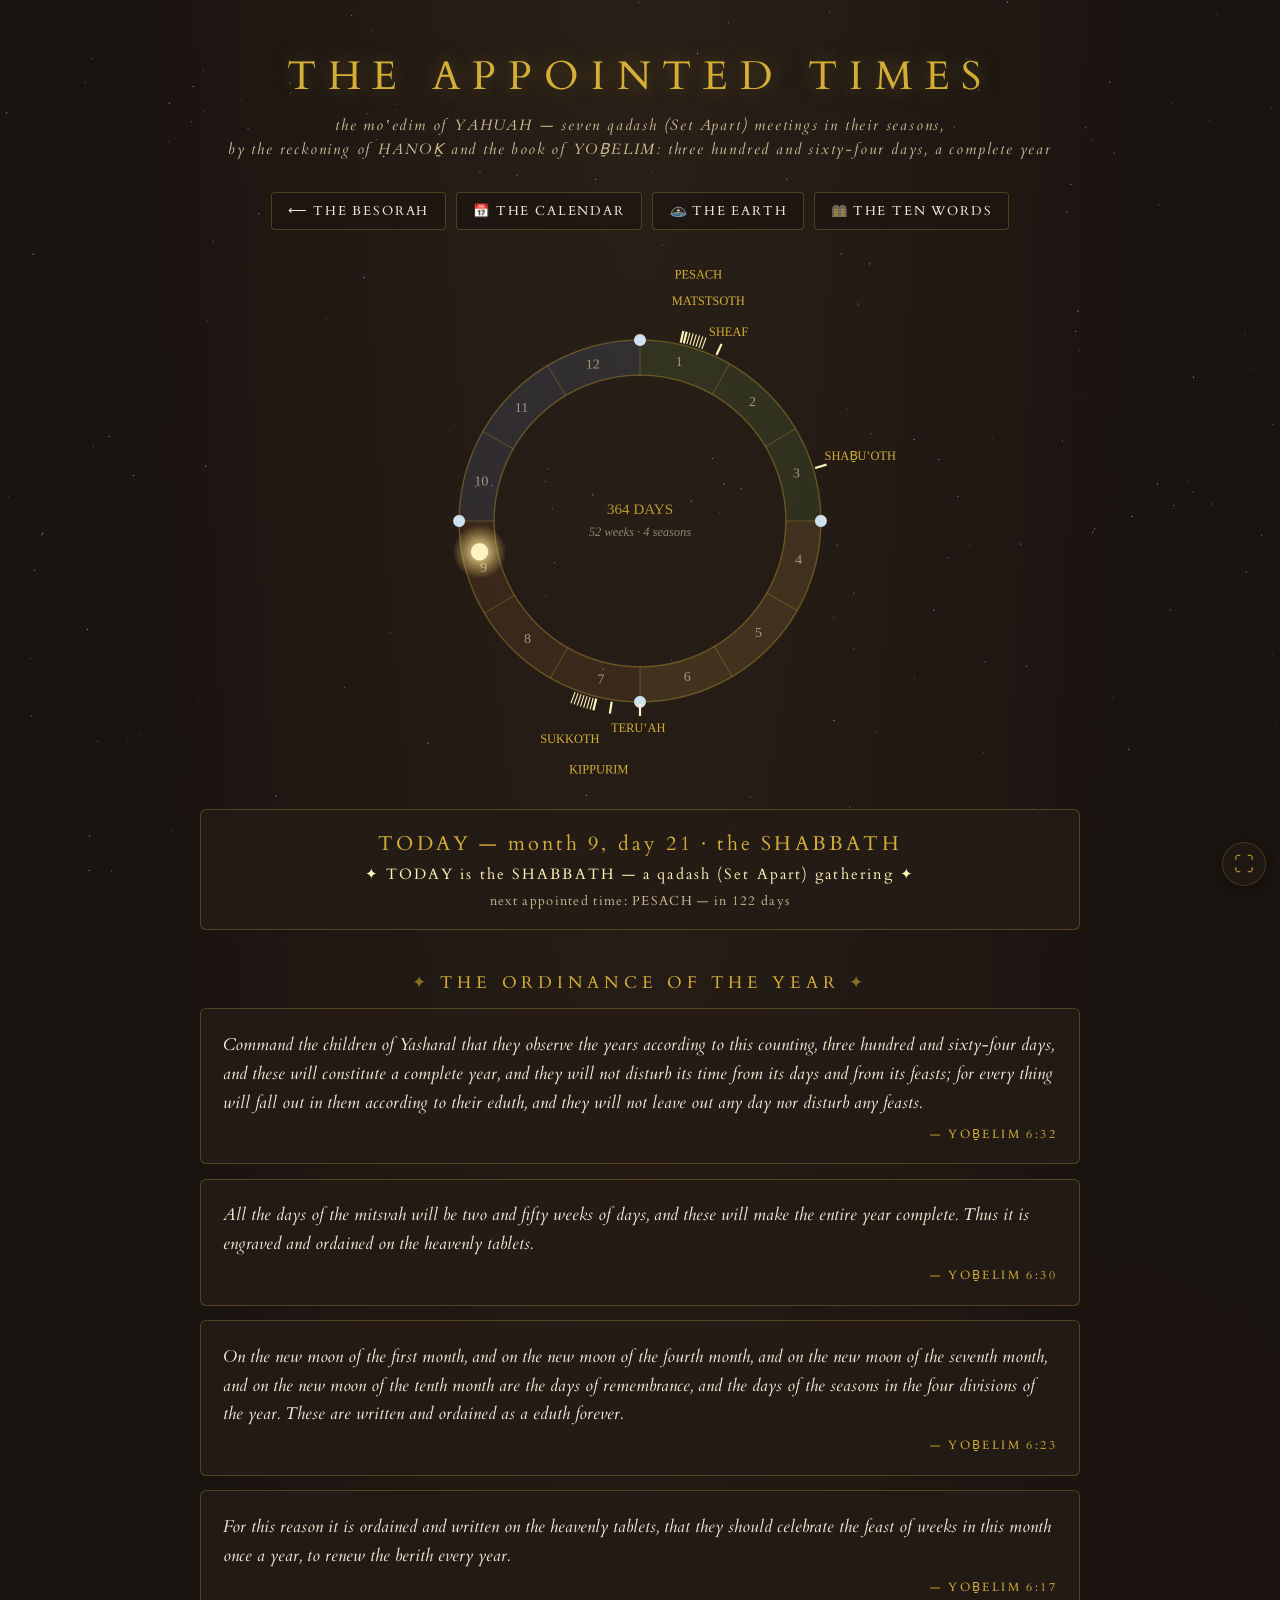
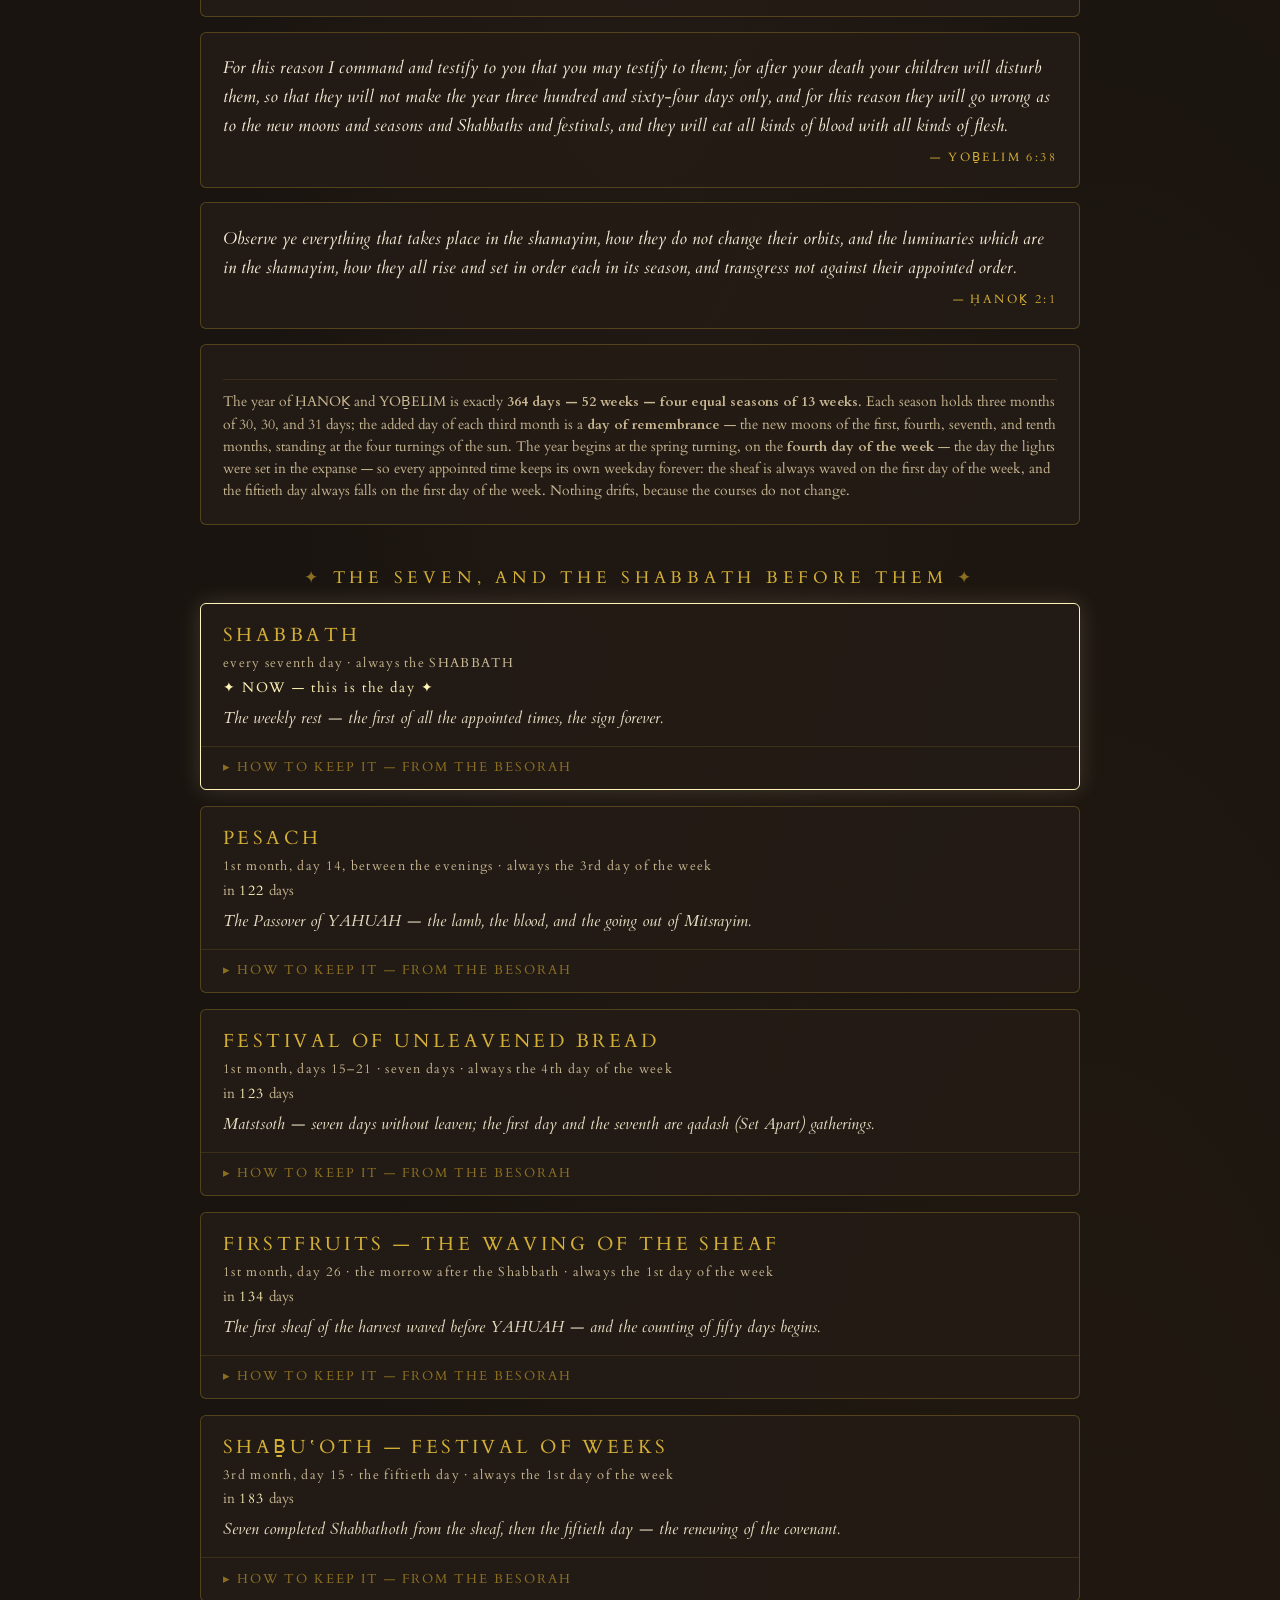
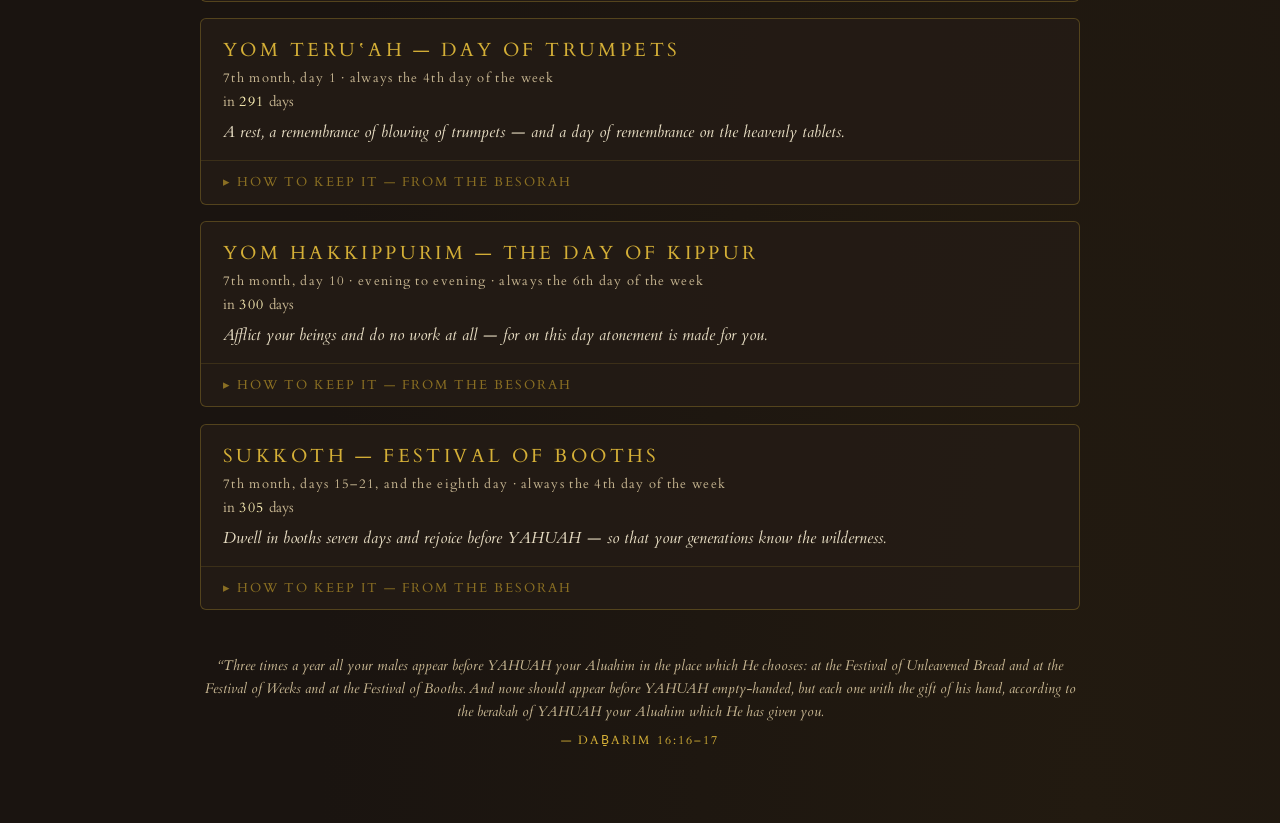
<file: Extra Features/appointed-times.html>
<!DOCTYPE html>
<html lang="en">
<head>
<meta charset="UTF-8">
<meta name="viewport" content="width=device-width, initial-scale=1.0">
<meta name="theme-color" content="#1a1410">
<link rel="icon" href="data:image/svg+xml,%3Csvg%20xmlns%3D%22http%3A%2F%2Fwww.w3.org%2F2000%2Fsvg%22%20viewBox%3D%220%200%2032%2032%22%3E%3Crect%20width%3D%2232%22%20height%3D%2232%22%20rx%3D%226%22%20fill%3D%22%231a1410%22%2F%3E%3Cpath%20d%3D%22M8%207h16v18H8z%22%20fill%3D%22none%22%20stroke%3D%22%23d4af37%22%20stroke-width%3D%222%22%2F%3E%3Cpath%20d%3D%22M16%207v18M11%2012h3M18%2012h3M11%2017h3M18%2017h3%22%20stroke%3D%22%23d4af37%22%20stroke-width%3D%221.5%22%2F%3E%3C%2Fsvg%3E">
<meta name="mobile-web-app-capable" content="yes">
<meta name="apple-mobile-web-app-capable" content="yes">
<meta name="apple-mobile-web-app-status-bar-style" content="black-translucent">
<link href="../assets/fonts/cardo.css" rel="stylesheet">
<title>THE APPOINTED TIMES — Mo‛edim</title>
<style>
  :root{ --gold:#d4af37; --gold-dim:#8a6f23; --ink:#f4ead5; --dim:#c9b893;
    --bg:#1a1410; --panel:rgba(37,28,22,.80); --rule:rgba(212,175,55,.28); }
  *{ box-sizing:border-box; margin:0; padding:0; }
  html,body{ background:var(--bg); color:var(--ink);
    font-family:'Cardo',Georgia,'Times New Roman',serif; min-height:100%; }
  body{ background:
    radial-gradient(ellipse at 50% -10%, #2b2118 0%, transparent 55%),
    radial-gradient(ellipse at 85% 100%, #221a10 0%, transparent 50%), var(--bg);
    padding-bottom:8vh; }
  #stars{ position:fixed; inset:0; z-index:0; pointer-events:none; }
  .wrap{ position:relative; z-index:1; max-width:920px; margin:0 auto; padding:0 20px; }
  header{ text-align:center; padding:5.5vh 0 1vh; }
  header .t{ font-size:clamp(22px,4.4vmin,40px); letter-spacing:.3em; color:var(--gold);
    text-shadow:0 0 20px rgba(212,175,55,.35); }
  header .s{ margin-top:1.2vh; font-style:italic; color:var(--dim);
    font-size:clamp(11px,1.8vmin,15px); letter-spacing:.12em; line-height:1.6; }
  .nav{ display:flex; justify-content:center; gap:10px; margin:2.4vh 0; flex-wrap:wrap; }
  .btn{ background:rgba(30,23,17,.85); color:var(--ink); border:1px solid var(--rule);
    border-radius:4px; padding:9px 16px; font-family:inherit; letter-spacing:.14em;
    font-size:clamp(10px,1.6vmin,13px); cursor:pointer; text-transform:uppercase;
    text-decoration:none; transition:all .18s; display:inline-block; }
  .btn:hover{ background:rgba(212,175,55,.14); border-color:var(--gold); }
  #wheelbox{ display:flex; justify-content:center; margin:1vh 0 2vh; }
  #wheel{ width:min(88vw,540px); height:min(88vw,540px); }
  .today{ background:var(--panel); border:1px solid var(--rule); border-radius:6px;
    text-align:center; padding:2.2vh 18px; margin-bottom:3vh; }
  .today .d1{ font-size:clamp(14px,2.6vmin,20px); color:var(--gold); letter-spacing:.16em; }
  .today .d2{ margin-top:.8vh; color:var(--ink); font-size:clamp(12px,2vmin,15px); font-style:italic; }
  .today .d3{ margin-top:.8vh; color:var(--dim); font-size:clamp(11px,1.7vmin,13px); letter-spacing:.1em; }
  .today .feast{ color:#fff3b8; font-style:normal; letter-spacing:.14em; }
  h2{ font-size:clamp(13px,2.2vmin,17px); letter-spacing:.28em; color:var(--gold);
    text-align:center; margin:4.5vh 0 1.6vh; font-weight:normal; }
  h2::before,h2::after{ content:'  ✦  '; color:var(--gold-dim); }
  .law{ background:var(--panel); border:1px solid var(--rule); border-radius:6px;
    padding:2.4vh 22px; margin-bottom:1.6vh; }
  .law .q{ font-style:italic; line-height:1.75; font-size:clamp(13px,2.1vmin,16.5px); color:#f4ead5; }
  .law .r{ margin-top:.9vh; text-align:right; color:var(--gold); letter-spacing:.2em;
    font-size:clamp(10px,1.5vmin,12px); }
  .law .note{ margin-top:1.4vh; color:var(--dim); font-size:clamp(11px,1.75vmin,13.5px);
    line-height:1.65; border-top:1px solid rgba(212,175,55,.14); padding-top:1.3vh; }
  .moed{ background:var(--panel); border:1px solid var(--rule); border-radius:6px;
    margin-bottom:1.8vh; overflow:hidden; }
  .moed.now{ border-color:#fff3b8; box-shadow:0 0 22px rgba(255,243,184,.16); }
  .mh{ padding:2vh 22px 1.6vh; }
  .mh .nm{ color:var(--gold); letter-spacing:.18em; font-size:clamp(14px,2.35vmin,19px); }
  .mh .wn{ margin-top:.7vh; color:var(--dim); font-size:clamp(10.5px,1.65vmin,13px); letter-spacing:.1em; }
  .mh .cd{ margin-top:.7vh; font-size:clamp(11px,1.75vmin,13.5px); color:#c9b893; }
  .mh .cd b{ color:#fff3b8; font-weight:normal; letter-spacing:.12em; }
  .mh .es{ margin-top:1vh; font-style:italic; color:#e6dcc2; line-height:1.65;
    font-size:clamp(12.5px,2vmin,15.5px); }
  details{ border-top:1px solid rgba(212,175,55,.14); }
  summary{ list-style:none; cursor:pointer; padding:1.4vh 22px; color:var(--gold-dim);
    letter-spacing:.16em; font-size:clamp(10px,1.6vmin,12.5px); text-transform:uppercase; }
  summary:hover{ color:var(--gold); }
  summary::before{ content:'▸ '; }
  details[open] summary::before{ content:'▾ '; }
  .how{ padding:0 22px 2vh; }
  .how .q{ font-style:italic; line-height:1.75; color:#f4ead5;
    font-size:clamp(12.5px,2vmin,15.5px); margin-top:1.2vh; }
  .how .r{ margin-top:.5vh; text-align:right; color:var(--gold);
    letter-spacing:.18em; font-size:clamp(9.5px,1.45vmin,11.5px); }
  footer{ text-align:center; margin-top:5vh; color:var(--dim); font-style:italic;
    font-size:clamp(11px,1.75vmin,13.5px); line-height:1.7; }
  footer .r{ color:var(--gold); letter-spacing:.18em; font-style:normal;
    font-size:clamp(9.5px,1.5vmin,11.5px); margin-top:.8vh; }
</style>
</head>
<body>
<canvas id="stars"></canvas>
<div class="wrap">
  <header>
    <div class="t">THE APPOINTED TIMES</div>
    <div class="s">the mo‛edim of YAHUAH — seven qadash (Set Apart) meetings in their seasons,<br>
      by the reckoning of ḤANOḴ and the book of YOḆELIM: three hundred and sixty-four days, a complete year</div>
  </header>
  <div class="nav">
    <a class="btn" href="../index.html">⟵ The Besorah</a>
    <a class="btn" href="calendar-of-hanok.html">📅 The Calendar</a>
    <a class="btn" href="earth.html"><svg class="earth-icon" style="height:1.05em;width:auto;vertical-align:-0.18em;margin-right:.35em" viewBox="0 0 36 26" xmlns="http://www.w3.org/2000/svg" aria-hidden="true" focusable="false"><path d="M4 20 A14 14 0 0 1 32 20" fill="rgba(232,238,244,.07)" stroke="#cfd8e3" stroke-width="1.1" stroke-linecap="round"/><circle cx="18" cy="12.5" r="2" fill="#ffe9a8"/><circle cx="18" cy="12.5" r="3.4" fill="rgba(255,233,168,.25)"/><ellipse cx="18" cy="20" rx="13" ry="3.8" fill="#2e5d8f"/><ellipse cx="14.5" cy="19.3" rx="4.6" ry="1.5" fill="#5a8f4e"/><ellipse cx="23" cy="20.6" rx="3.4" ry="1.2" fill="#b89a5e"/><ellipse cx="18" cy="20" rx="13" ry="3.8" fill="none" stroke="#e8eef4" stroke-width="1"/></svg>The Earth</a>
    <a class="btn" href="ten-commandments.html"><svg class="tablets-icon" style="height:1.05em;width:auto;vertical-align:-0.18em;margin-right:.35em" viewBox="0 0 32 26" xmlns="http://www.w3.org/2000/svg" aria-hidden="true" focusable="false"><path d="M3 25 V9 a6.5 6.5 0 0 1 13 0 V25 Z" fill="#6d6355" stroke="#8d8276" stroke-width="1"/><path d="M16 25 V9 a6.5 6.5 0 0 1 13 0 V25 Z" fill="#6d6355" stroke="#8d8276" stroke-width="1"/><g stroke="#d4af37" stroke-width="1.1" stroke-linecap="round"><path d="M6.5 10.5h6M6.5 13.5h6M6.5 16.5h6M6.5 19.5h6M6.5 22.5h6"/><path d="M19.5 10.5h6M19.5 13.5h6M19.5 16.5h6M19.5 19.5h6M19.5 22.5h6"/></g></svg>The Ten Words</a>
  </div>

  <div id="wheelbox"><canvas id="wheel"></canvas></div>
  <div class="today" id="today"></div>

  <h2>THE ORDINANCE OF THE YEAR</h2>
  <div id="law"></div>
  <div class="law"><div class="note">
    The year of ḤANOḴ and YOḆELIM is exactly <b>364 days — 52 weeks — four equal seasons of 13 weeks</b>.
    Each season holds three months of 30, 30, and 31 days; the added day of each third month is a
    <b>day of remembrance</b> — the new moons of the first, fourth, seventh, and tenth months, standing at
    the four turnings of the sun. The year begins at the spring turning, on the <b>fourth day of the week</b> —
    the day the lights were set in the expanse — so every appointed time keeps its own weekday forever:
    the sheaf is always waved on the first day of the week, and the fiftieth day always falls on the first
    day of the week. Nothing drifts, because the courses do not change.
  </div></div>

  <h2>THE SEVEN, AND THE SHABBATH BEFORE THEM</h2>
  <div id="times"></div>

  <footer>
    <div class="q" id="pilgrim-t"></div>
    <div class="r" id="pilgrim-r"></div>
  </footer>
</div>

<script>
window.MOEDIM={"calendar":[{"ref":"YOḆELIM 6:32","t":"Command the children of Yasharal that they observe the years according to this counting, three hundred and sixty-four days, and these will constitute a complete year, and they will not disturb its time from its days and from its feasts; for every thing will fall out in them according to their eduth, and they will not leave out any day nor disturb any feasts."},{"ref":"YOḆELIM 6:30","t":"All the days of the mitsvah will be two and fifty weeks of days, and these will make the entire year complete. Thus it is engraved and ordained on the heavenly tablets."},{"ref":"YOḆELIM 6:23","t":"On the new moon of the first month, and on the new moon of the fourth month, and on the new moon of the seventh month, and on the new moon of the tenth month are the days of remembrance, and the days of the seasons in the four divisions of the year. These are written and ordained as a eduth forever."},{"ref":"YOḆELIM 6:17","t":"For this reason it is ordained and written on the heavenly tablets, that they should celebrate the feast of weeks in this month once a year, to renew the berith every year."},{"ref":"YOḆELIM 6:38","t":"For this reason I command and testify to you that you may testify to them; for after your death your children will disturb them, so that they will not make the year three hundred and sixty-four days only, and for this reason they will go wrong as to the new moons and seasons and Shabbaths and festivals, and they will eat all kinds of blood with all kinds of flesh."},{"ref":"ḤANOḴ 2:1","t":"Observe ye everything that takes place in the shamayim, how they do not change their orbits, and the luminaries which are in the shamayim, how they all rise and set in order each in its season, and transgress not against their appointed order."}],"times":[{"id":"shabbath","name":"SHABBATH","when":"every seventh day","m":0,"d":0,"len":1,"wd":7,"essence":"The weekly rest — the first of all the appointed times, the sign forever.","how":[{"ref":"WAYYIQRA 23:3","t":"‘Six days work is done, but the seventh day is a Shabbath of rest, a qadash (Set Apart) gathering. You do no work, it is a Shabbath to YAHUAH in all your dwellings."},{"ref":"SHAMOTH 20:8–11","t":"“Remember the Shabbath day, to set it apart. “Six days you labour and shall do all your work, but the seventh day is a Shabbath of YAHUAH your Aluahim. you do not do any work – you, nor your son, nor your daughter, nor your male servant, nor your female servant, nor your cattle, nor your stranger who is within your gates. “For in six days YAHUAH made the shamayim and the earth, the sea and all that is in them and rested the seventh day. Therefore YAHUAH baruk the Shabbath day and set it apart."}]},{"id":"pesach","name":"PESACH","when":"1st month, day 14, between the evenings","m":1,"d":14,"len":1,"wd":3,"essence":"The Passover of YAHUAH — the lamb, the blood, and the going out of Mitsrayim.","how":[{"ref":"WAYYIQRA 23:5","t":"‘In the first month, on the fourteenth day of the month, between the evenings, is the Pesach to YAHUAH."},{"ref":"SHAMOTH 12:8–11","t":"‘And they shall eat the flesh on that night, roasted in fire – with unleavened bread and with bitter herbs they shall eat it. … ‘And this is how you eat it: your loins girded, your sandals on your feet and your staff in your hand. And you shall eat it in haste. It is the Pesach of YAHUAH."},{"ref":"DAḆARIM 16:1","t":"“Guard the month of Aḇiḇ and perform the Pesach to YAHUAH your Aluahim, for in the month of Aḇiḇ YAHUAH your Aluahim brought you out of Mitsrayim by night."}]},{"id":"matstsoth","name":"FESTIVAL OF UNLEAVENED BREAD","when":"1st month, days 15–21 · seven days","m":1,"d":15,"len":7,"wd":4,"essence":"Matstsoth — seven days without leaven; the first day and the seventh are qadash (Set Apart) gatherings.","how":[{"ref":"WAYYIQRA 23:6–8","t":"‘And on the fifteenth day of this month is the Festival of Unleavened Bread to YAHUAH – seven days you eat unleavened bread. ‘On the first day you have a qadash (Set Apart) gathering, you do no servile work. ‘And you shall bring an offering made by fire to YAHUAH for seven days. On the seventh day is a qadash (Set Apart) gathering, you do no servile work.’ ”"},{"ref":"SHAMOTH 12:15–19","t":"‘Seven days you shall eat unleavened bread. Indeed on the first day you cause leaven to cease from your houses. For whoever eats leavened bread from the first day until the seventh day, that being shall be cut off from Yasharal. … ‘For seven days no leaven is to be found in your houses, for if anyone eats what is leavened, that same being shall be cut off from the qahal of Yasharal, whether sojourner or native of the land."}]},{"id":"bikkurim","name":"FIRSTFRUITS — THE WAVING OF THE SHEAF","when":"1st month, day 26 · the morrow after the Shabbath","m":1,"d":26,"len":1,"wd":1,"essence":"The first sheaf of the harvest waved before YAHUAH — and the counting of fifty days begins.","how":[{"ref":"WAYYIQRA 23:10–14","t":"“Speak to the children of Yasharal and you shall say to them, ‘When you come into the land which I give you and shall reap its harvest, then you shall bring a sheaf of the first-fruits of your harvest to the kohen. ‘And he shall wave the sheaf before YAHUAH, for your acceptance. On the morrow after the Shabbath the kohen waves it. … ‘And you do not eat bread or roasted grain or fresh grain until the same day that you have brought an offering to your Aluahim – a law forever throughout your generations in all your dwellings."}]},{"id":"shabuoth","name":"SHAḆU‛OTH — FESTIVAL OF WEEKS","when":"3rd month, day 15 · the fiftieth day","m":3,"d":15,"len":1,"wd":1,"essence":"Seven completed Shabbathoth from the sheaf, then the fiftieth day — the renewing of the covenant.","how":[{"ref":"WAYYIQRA 23:15–21","t":"‘And from the morrow after the Shabbath, from the day that you brought the sheaf of the wave offering, you shall count for yourselves: seven completed Shabbaths. ‘Until the morrow after the seventh Shabbath you count fifty days, then you shall bring a new grain offering to YAHUAH. ‘Bring from your dwellings for a wave offering two loaves of bread, of two-tenths of an ĕphah of fine flour they are, baked with leaven, first-fruits to YAHUAH. … ‘And on this same day you shall proclaim a qadash (Set Apart) gathering for yourselves, you do no servile work on it – a law forever in all your dwellings throughout your generations."},{"ref":"YOḆELIM 6:17","t":"For this reason it is ordained and written on the heavenly tablets, that they should celebrate the feast of weeks in this month once a year, to renew the berith every year."}]},{"id":"teruah","name":"YOM TERU‛AH — DAY OF TRUMPETS","when":"7th month, day 1","m":7,"d":1,"len":1,"wd":4,"essence":"A rest, a remembrance of blowing of trumpets — and a day of remembrance on the heavenly tablets.","how":[{"ref":"WAYYIQRA 23:24–25","t":"“Speak to the children of Yasharal, saying, ‘In the seventh month, on the first day of the month, you have a rest, a remembrance of blowing of trumpets, a qadash (Set Apart) gathering. ‘You do no servile work and you shall bring an offering made by fire to YAHUAH.’ ”"},{"ref":"BAMIḎBAR 29:1","t":"‘And in the seventh month, on the first day of the month, you have a qadash (Set Apart) gathering, you do no servile work, it is a day of blowing the trumpets for you."}]},{"id":"kippurim","name":"YOM HAKKIPPURIM — THE DAY OF KIPPUR","when":"7th month, day 10 · evening to evening","m":7,"d":10,"len":1,"wd":6,"essence":"Afflict your beings and do no work at all — for on this day atonement is made for you.","how":[{"ref":"WAYYIQRA 23:27–32","t":"“On the tenth day of this seventh month is the Yom Kippur. It shall be a qadash (Set Apart) gathering for you. And you shall afflict your beings and shall bring an offering made by fire to YAHUAH. “And you do no work on that same day, for it is the Yom Kippur, to make kippur for you before YAHUAH your Aluahim. … ‘It is a Shabbath of rest to you and you shall afflict your beings. On the ninth day of the month at evening, from evening to evening, you observe your Shabbath.”"}]},{"id":"sukkoth","name":"SUKKOTH — FESTIVAL OF BOOTHS","when":"7th month, days 15–21, and the eighth day","m":7,"d":15,"len":8,"wd":4,"essence":"Dwell in booths seven days and rejoice before YAHUAH — so that your generations know the wilderness.","how":[{"ref":"WAYYIQRA 23:34–43","t":"“Speak to the children of Yasharal, saying, ‘On the fifteenth day of this seventh month is the Festival of Booths for seven days to YAHUAH. ‘On the first day is a qadash (Set Apart) gathering, you do no servile work. … ‘And you shall take for yourselves on the first day the fruit of good trees, branches of palm trees, twigs of leafy trees and willows of the stream and shall rejoice before YAHUAH your Aluahim for seven days. … ‘Dwell in booths for seven days; all who are native Yasharalites dwell in booths, so that your generations know that I made the children of Yasharal dwell in booths when I brought them out of the land of Mitsrayim. I am YAHUAH your Aluahim.’ ”"},{"ref":"WAYYIQRA 23:36","t":"‘For seven days you bring an offering made by fire to YAHUAH. On the eighth day there shall be a qadash (Set Apart) gathering for you and you shall bring an offering made by fire to YAHUAH. It is a closing festival, you do no servile work."}]}],"pilgrim":{"ref":"DAḆARIM 16:16–17","t":"“Three times a year all your males appear before YAHUAH your Aluahim in the place which He chooses: at the Festival of Unleavened Bread and at the Festival of Weeks and at the Festival of Booths. And none should appear before YAHUAH empty-handed, but each one with the gift of his hand, according to the berakah of YAHUAH your Aluahim which He has given you."}};
</script>
<script>
'use strict';
const M=window.MOEDIM;

/* ---------- the reckoning: real today -> the 364-day year of Hanok ---------- */
/* the year ends on the day of equal night and day at Yahrushalayim (ḤANOḴ HABASHIY 72:32,
   about the 16th-17th of March) and begins on the 4th day of the week that follows;
   whole weeks of watching stand between years when the count would outrun the sun */
const DAYMS=86400000, JLAT=31.778*Math.PI/180;
function dayLen(y,mo,dd){
  const N=Math.floor((Date.UTC(y,mo-1,dd)-Date.UTC(y,0,1))/DAYMS)+1;
  const g=2*Math.PI/365.24*(N-.5);
  const dec=0.006918-0.399912*Math.cos(g)+0.070257*Math.sin(g)
    -0.006758*Math.cos(2*g)+0.000907*Math.sin(2*g)
    -0.002697*Math.cos(3*g)+0.00148*Math.sin(3*g);
  const cosH=(Math.cos(90.833*Math.PI/180)-Math.sin(JLAT)*Math.sin(dec))
             /(Math.cos(JLAT)*Math.cos(dec));
  return 2*Math.acos(Math.min(1,Math.max(-1,cosH)))*180/Math.PI/15;
}
function equalDay(y){ for(let d=1;d<=31;d++) if(dayLen(y,3,d)>=12) return Date.UTC(y,2,d);
  return Date.UTC(y,2,17); }
function yearHead(y){ const t=equalDay(y)+DAYMS, wd=new Date(t).getUTCDay();
  return t+(((3-wd)+7)%7)*DAYMS; }
function enochToday(){
  const n=new Date(), t=Date.UTC(n.getFullYear(),n.getMonth(),n.getDate());
  let era=n.getFullYear(), head=yearHead(era);
  if(t<head){ era--; head=yearHead(era); }
  return {d:Math.floor((t-head)/DAYMS)+1,
          yLen:Math.round((yearHead(era+1)-head)/DAYMS)};
}
function enochDate(d){          // day of year (1..364) -> {q,month,day,weekday}
  const q=Math.floor((d-1)/91), dq=(d-1)%91;
  const mIn=dq<30?0:(dq<60?1:2);
  const month=q*3+mIn+1;
  const day=dq-(mIn===0?0:(mIn===1?30:60))+1;
  const weekday=((d-1)+3)%7+1;                 // day 1 of the year = the 4th day of the week
  return {q,month,day,weekday};
}
const WD=['','1st day','2nd day','3rd day','4th day','5th day','6th day','SHABBATH'];
const SEASON=['spring — the sun runs northward','summer — the sun turns southward',
  'autumn — the sun runs southward','winter — the sun turns northward'];
function dayFor(m,d){ const q=Math.floor((m-1)/3), mIn=(m-1)%3;
  return q*91+(mIn===0?0:(mIn===1?30:60))+d; }

/* ---------- today panel ---------- */
const TN=enochToday(), today=TN.d, YLEN=TN.yLen, WATCHING=today>364,
      ed=enochDate(Math.min(today,364));
ed.weekday=((today-1)+3)%7+1;   // the true week runs on through the days of watching
function feastState(t){
  if(t.id==='shabbath'){
    const wd=ed.weekday;
    return wd===7?{now:true,label:'TODAY is the Shabbath'}:{days:7-wd,label:(7-wd)+(7-wd===1?' day':' days')+' until the Shabbath'};
  }
  const s=dayFor(t.m,t.d);
  if(today>=s&&today<s+t.len) return {now:true,dayN:today-s+1};
  let dd=s-today; if(dd<0) dd+=YLEN;
  return {days:dd};
}
{
  let feastLine='';
  for(const t of M.times){ if(t.id==='shabbath') continue;
    const st=feastState(t);
    if(st.now){ feastLine=`✦ TODAY is ${t.name}${t.len>1?' — day '+st.dayN+' of '+t.len:''} ✦`; break; } }
  if(!feastLine&&ed.weekday===7) feastLine='✦ TODAY is the SHABBATH — a qadash (Set Apart) gathering ✦';
  let next=null,nd=999;
  for(const t of M.times){ if(t.id==='shabbath') continue;
    const st=feastState(t); if(!st.now&&st.days<nd){ nd=st.days; next=t; } }
  document.getElementById('today').innerHTML= WATCHING
    ?`<div class="d1">TODAY — the days of watching · the ${WD[ed.weekday]}</div>`+
     `<div class="d2">the year of 364 days is complete; the turning of the sun is awaited</div>`+
     `<div class="d3">next appointed time: ${next.name} — in ${nd} day${nd===1?'':'s'}</div>`
    :`<div class="d1">TODAY — month ${ed.month}, day ${ed.day} · the ${WD[ed.weekday]}</div>`+
     `<div class="d2">${feastLine?`<span class="feast">${feastLine}</span>`:`day ${today} of 364 · ${SEASON[ed.q]}`}</div>`+
     `<div class="d3">next appointed time: ${next.name} — in ${nd} day${nd===1?'':'s'}</div>`;
}

/* ---------- the ordinance quotes ---------- */
{
  const box=document.getElementById('law');
  for(const v of M.calendar){
    const div=document.createElement('div'); div.className='law';
    div.innerHTML=`<div class="q">${v.t}</div><div class="r">— ${v.ref}</div>`;
    box.appendChild(div);
  }
}

/* ---------- the times themselves ---------- */
{
  const box=document.getElementById('times');
  for(const t of M.times){
    const st=feastState(t);
    const div=document.createElement('div'); div.className='moed'+(st.now?' now':'');
    const cd=st.now
      ?`<b>✦ NOW — ${t.len>1?'day '+st.dayN+' of '+t.len:(t.id==='shabbath'?'this is the day':'this is the day')} ✦</b>`
      :(t.id==='shabbath'?st.label:`in <b>${st.days}</b> day${st.days===1?'':'s'}`);
    div.innerHTML=
      `<div class="mh">
        <div class="nm">${t.name}</div>
        <div class="wn">${t.when}${t.wd?` · always the ${WD[t.wd]}${t.wd===7?'':' of the week'}`:''}</div>
        <div class="cd">${cd}</div>
        <div class="es">${t.essence}</div>
      </div>
      <details><summary>How to keep it — from the Besorah</summary><div class="how">`+
      t.how.map(h=>`<div class="q">${h.t}</div><div class="r">— ${h.ref}</div>`).join('')+
      `</div></details>`;
    box.appendChild(div);
  }
  document.getElementById('pilgrim-t').textContent=M.pilgrim.t;
  document.getElementById('pilgrim-r').textContent='— '+M.pilgrim.ref;
}

/* ---------- the wheel of the year ---------- */
{
  const cvw=document.getElementById('wheel'), wg=cvw.getContext('2d');
  const px=Math.min(window.innerWidth*.88,540), DPR=Math.min(3,Math.max(2,window.devicePixelRatio||1));
  cvw.width=px*DPR; cvw.height=px*DPR; wg.scale(DPR,DPR);
  const C=px/2, R1=px*.27, R2=px*.335;
  const ang=d=>-Math.PI/2+((d-1)/364)*Math.PI*2;      // day 1 at the top, sunwise
  /* the four seasons */
  const SC=['rgba(110,160,90,.16)','rgba(210,170,80,.16)','rgba(170,110,60,.16)','rgba(110,140,190,.16)'];
  for(let q=0;q<4;q++){
    wg.beginPath(); wg.arc(C,C,R2,ang(q*91+1),ang(q*91+91.99));
    wg.arc(C,C,R1,ang(q*91+91.99),ang(q*91+1),true); wg.closePath();
    wg.fillStyle=SC[q]; wg.fill();
  }
  wg.beginPath(); wg.arc(C,C,R2,0,Math.PI*2); wg.strokeStyle='rgba(212,175,55,.35)'; wg.lineWidth=1.4; wg.stroke();
  wg.beginPath(); wg.arc(C,C,R1,0,Math.PI*2); wg.stroke();
  /* month lines */
  for(let m=1;m<=12;m++){ const d=dayFor(m,1), a=ang(d);
    wg.beginPath(); wg.moveTo(C+Math.cos(a)*R1,C+Math.sin(a)*R1);
    wg.lineTo(C+Math.cos(a)*R2,C+Math.sin(a)*R2);
    wg.strokeStyle='rgba(212,175,55,.28)'; wg.lineWidth=1; wg.stroke();
    const am=ang(d+14);
    wg.fillStyle='rgba(200,188,150,.75)'; wg.font=`${Math.max(9,px*.026)}px Cardo,Georgia,serif`;
    wg.textAlign='center'; wg.textBaseline='middle';
    wg.fillText(m,C+Math.cos(am)*(R1+R2)/2,C+Math.sin(am)*(R1+R2)/2);
  }
  /* the four turnings: days of remembrance */
  for(const m of [1,4,7,10]){ const a=ang(dayFor(m,1));
    wg.beginPath(); wg.arc(C+Math.cos(a)*R2,C+Math.sin(a)*R2,px*.011,0,Math.PI*2);
    wg.fillStyle='#cfe0ee'; wg.fill(); }
  /* the appointed times */
  wg.textAlign='center';
  for(const t of M.times){ if(t.id==='shabbath') continue;
    for(let k=0;k<t.len;k++){ const a=ang(dayFor(t.m,t.d)+k);
      wg.beginPath(); wg.moveTo(C+Math.cos(a)*(R2+2),C+Math.sin(a)*(R2+2));
      wg.lineTo(C+Math.cos(a)*(R2+px*.026),C+Math.sin(a)*(R2+px*.026));
      wg.strokeStyle='#fff3b8'; wg.lineWidth=k===0?2.2:1.1; wg.stroke(); }
    const a=ang(dayFor(t.m,t.d)+t.len/2);
    // Three label tiers, all clear of the ring and its tick marks, so the
    // feasts that fall within days of each other stack instead of touching.
    const tier={bikkurim:.385,teruah:.385,
      matstsoth:.425,shabuoth:.425,sukkoth:.425,
      pesach:.468,kippurim:.468}[t.id];
    const lr=px*tier;
    wg.fillStyle='#d4af37'; wg.font=`${Math.max(8.5,px*.023)}px Cardo,Georgia,serif`;
    const short={pesach:'PESACH',matstsoth:'MATSTSOTH',bikkurim:'SHEAF',shabuoth:'SHAḆU‛OTH',
      teruah:'TERU‛AH',kippurim:'KIPPURIM',sukkoth:'SUKKOTH'}[t.id];
    wg.fillText(short,C+Math.cos(a)*lr,C+Math.sin(a)*lr);
  }
  /* today: the sun on its course */
  { const a=ang(Math.min(today,364)), r=(R1+R2)/2;
    const gx=C+Math.cos(a)*r, gy=C+Math.sin(a)*r;
    const gl=wg.createRadialGradient(gx,gy,1,gx,gy,px*.05);
    gl.addColorStop(0,'rgba(255,236,170,.95)'); gl.addColorStop(1,'rgba(255,214,110,0)');
    wg.fillStyle=gl; wg.beginPath(); wg.arc(gx,gy,px*.05,0,Math.PI*2); wg.fill();
    wg.fillStyle='#fff3c4'; wg.beginPath(); wg.arc(gx,gy,px*.016,0,Math.PI*2); wg.fill(); }
  /* the heart of it */
  wg.fillStyle='rgba(212,175,55,.85)'; wg.font=`${Math.max(9,px*.028)}px Cardo,Georgia,serif`;
  wg.fillText('364 DAYS',C,C-px*.02);
  wg.fillStyle='rgba(154,143,116,.9)'; wg.font=`italic ${Math.max(8,px*.023)}px Cardo,Georgia,serif`;
  wg.fillText('52 weeks · 4 seasons',C,C+px*.022);
}

/* ---------- a quiet sky ---------- */
{
  const sc=document.getElementById('stars'), sg=sc.getContext('2d');
  const fit=()=>{ const d=Math.min(3,Math.max(2,window.devicePixelRatio||1));
    sc.width=window.innerWidth*d; sc.height=window.innerHeight*d;
    sc.style.width=window.innerWidth+'px'; sc.style.height=window.innerHeight+'px';
    sg.setTransform(d,0,0,d,0,0);
    sg.clearRect(0,0,window.innerWidth,window.innerHeight);
    for(let i=0;i<180;i++){ sg.fillStyle=`rgba(235,240,250,${.15+Math.random()*.5})`;
      sg.fillRect(Math.random()*window.innerWidth,Math.random()*window.innerHeight,1.1,1.1); } };
  fit(); window.addEventListener('resize',fit);
}
</script>
<script src="../assets/besorah-fullscreen.js" defer></script>
</body>
</html>
</file>
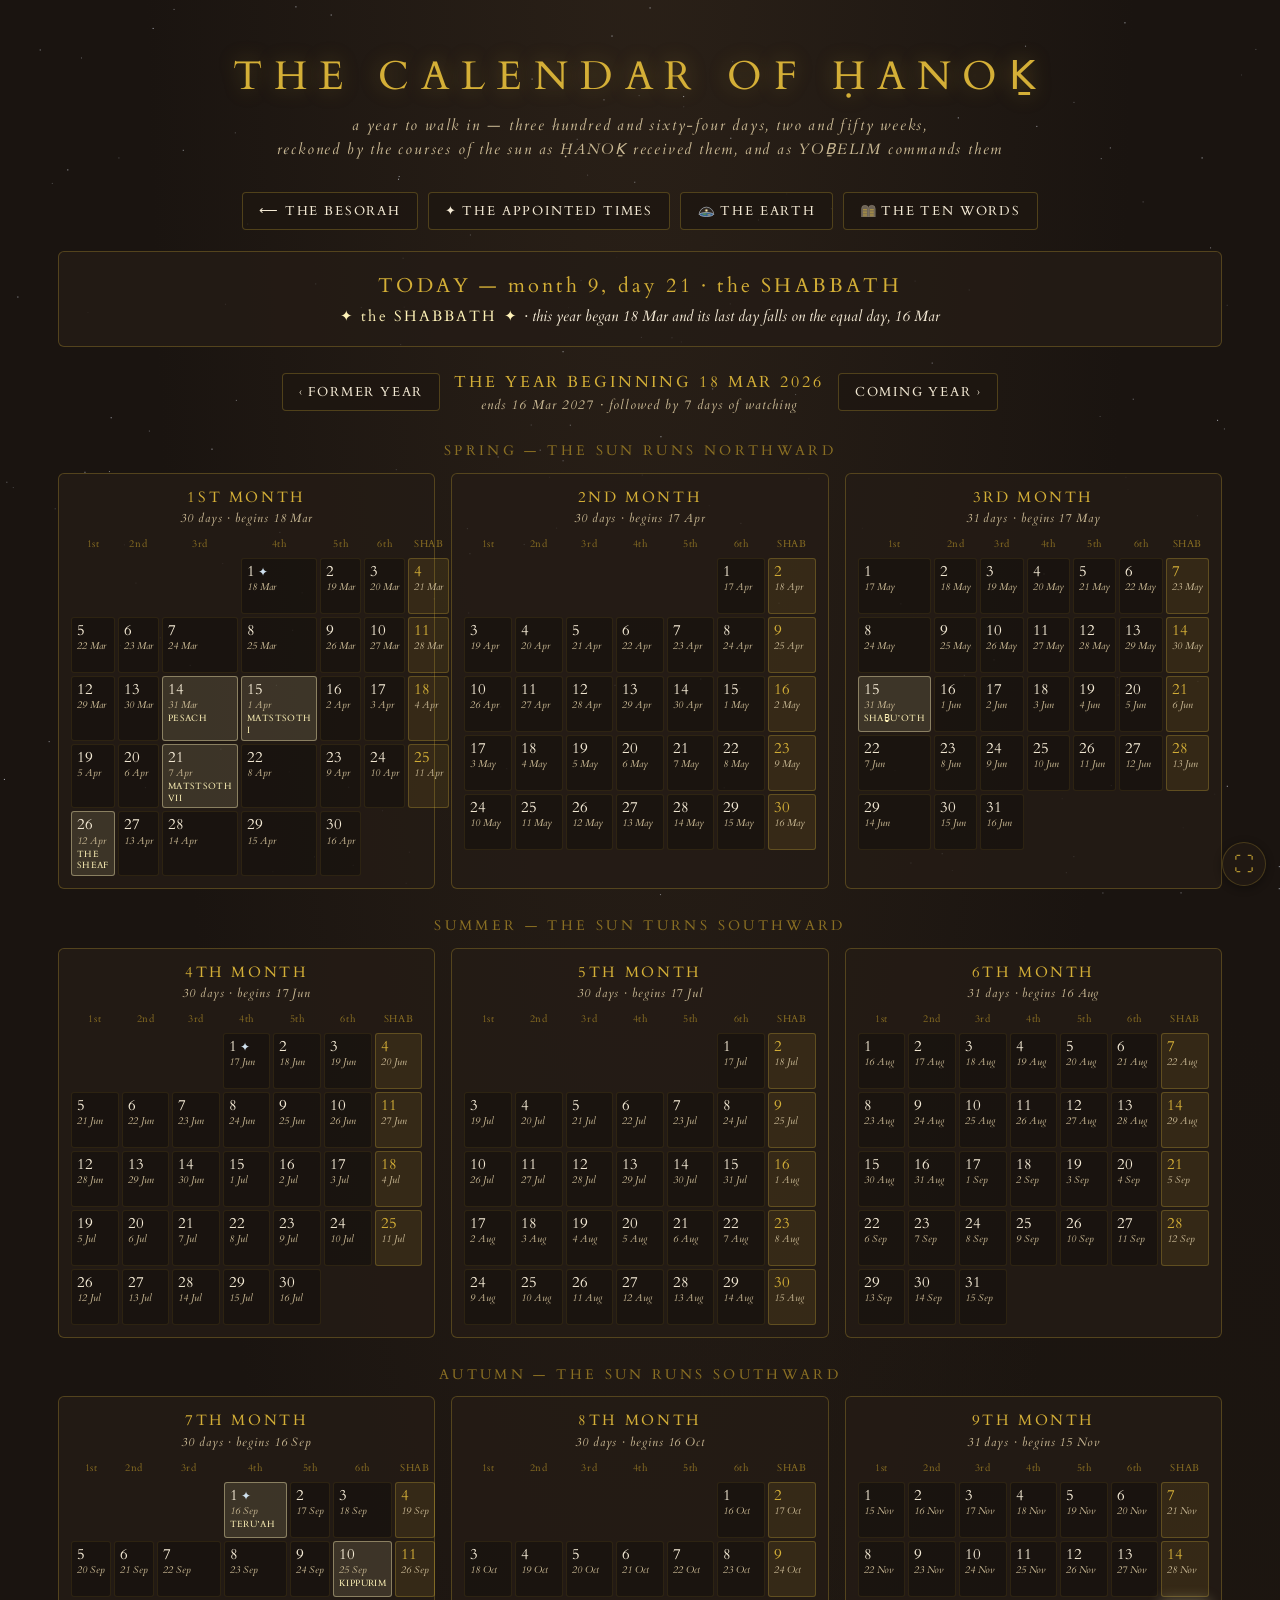
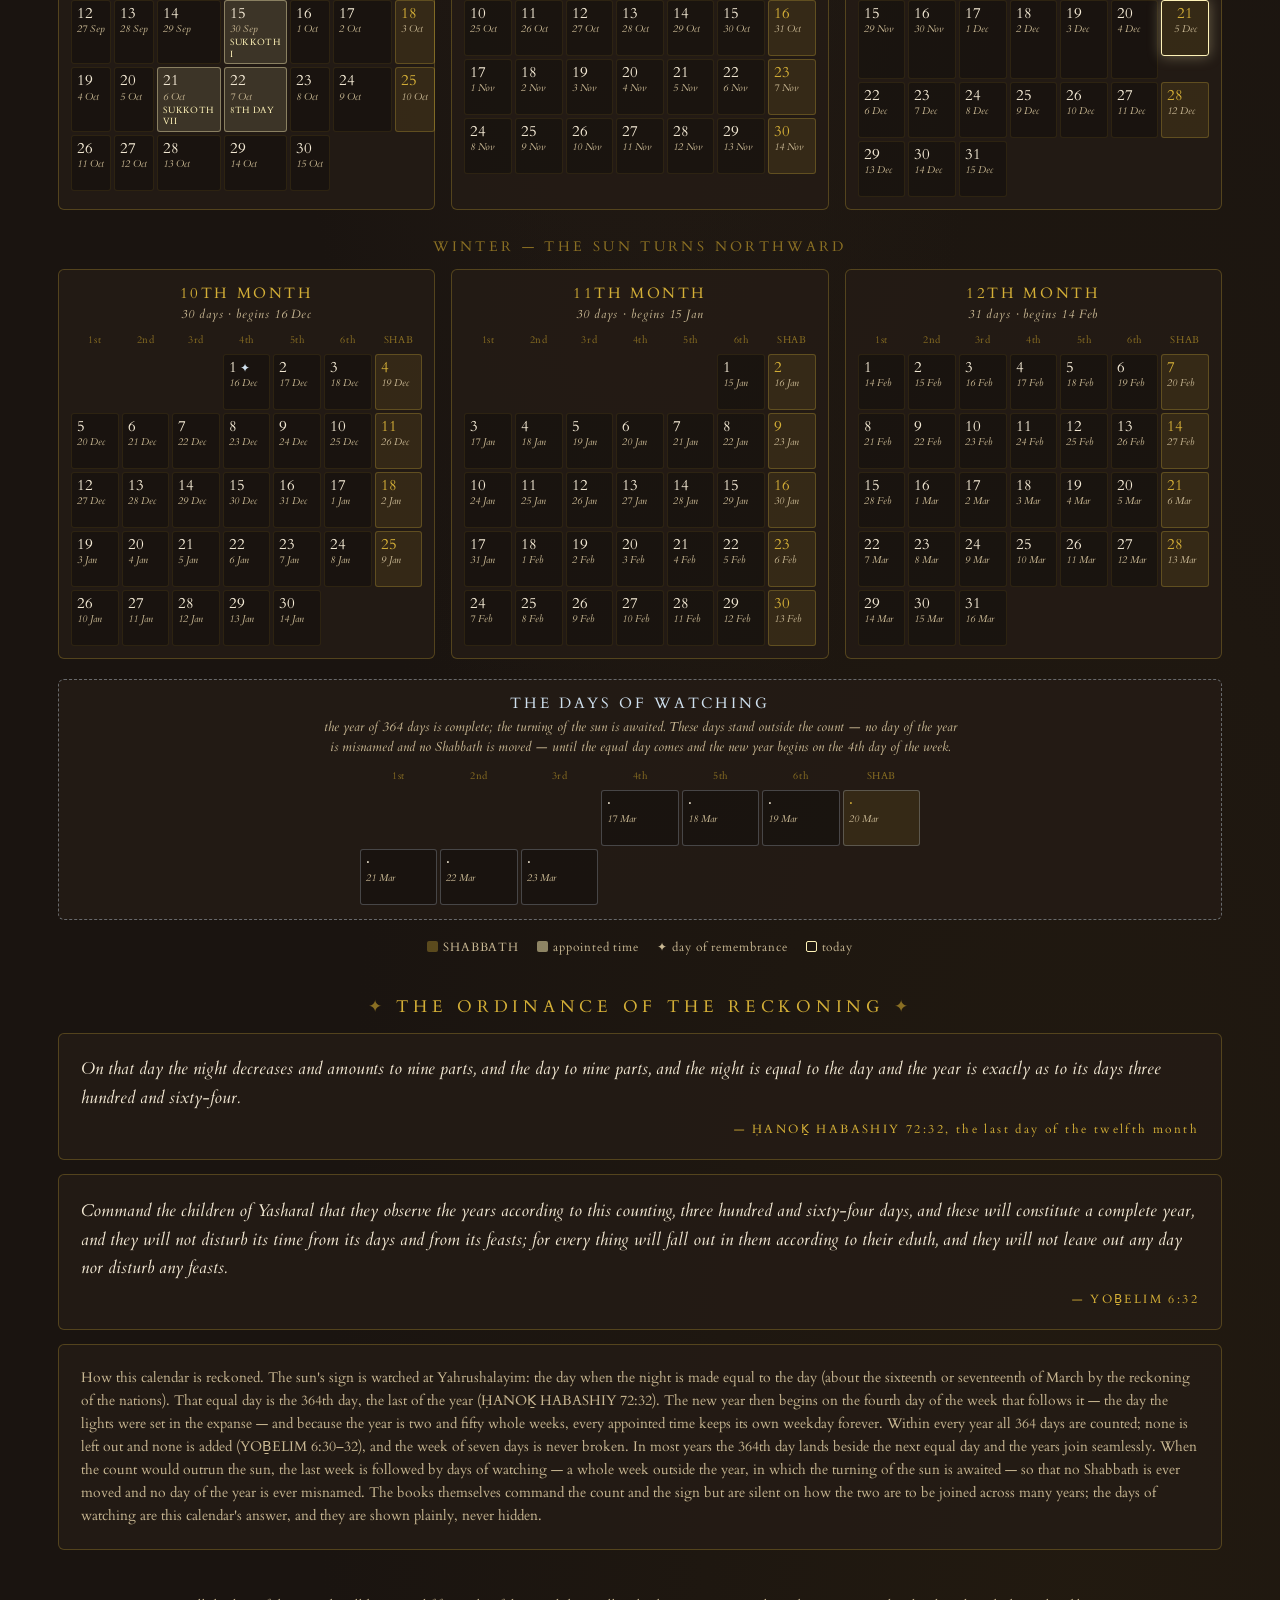
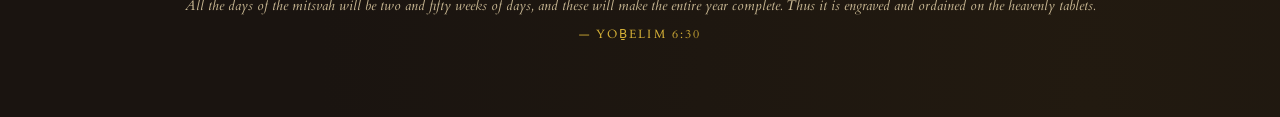
<file: Extra Features/calendar-of-hanok.html>
<!DOCTYPE html>
<html lang="en">
<head>
<meta charset="UTF-8">
<meta name="viewport" content="width=device-width, initial-scale=1.0">
<meta name="theme-color" content="#1a1410">
<link rel="icon" href="data:image/svg+xml,%3Csvg%20xmlns%3D%22http%3A%2F%2Fwww.w3.org%2F2000%2Fsvg%22%20viewBox%3D%220%200%2032%2032%22%3E%3Crect%20width%3D%2232%22%20height%3D%2232%22%20rx%3D%226%22%20fill%3D%22%231a1410%22%2F%3E%3Cpath%20d%3D%22M8%207h16v18H8z%22%20fill%3D%22none%22%20stroke%3D%22%23d4af37%22%20stroke-width%3D%222%22%2F%3E%3Cpath%20d%3D%22M16%207v18M11%2012h3M18%2012h3M11%2017h3M18%2017h3%22%20stroke%3D%22%23d4af37%22%20stroke-width%3D%221.5%22%2F%3E%3C%2Fsvg%3E">
<meta name="mobile-web-app-capable" content="yes">
<meta name="apple-mobile-web-app-capable" content="yes">
<meta name="apple-mobile-web-app-status-bar-style" content="black-translucent">
<link href="../assets/fonts/cardo.css" rel="stylesheet">
<title>THE CALENDAR OF ḤANOḴ — a year to walk in</title>
<style>
  :root{ --gold:#d4af37; --gold-dim:#8a6f23; --ink:#f4ead5; --dim:#c9b893;
    --bg:#1a1410; --panel:rgba(37,28,22,.80); --rule:rgba(212,175,55,.28); }
  *{ box-sizing:border-box; margin:0; padding:0; }
  html,body{ background:var(--bg); color:var(--ink);
    font-family:'Cardo',Georgia,'Times New Roman',serif; min-height:100%; }
  body{ background:
    radial-gradient(ellipse at 50% -10%, #2b2118 0%, transparent 55%),
    radial-gradient(ellipse at 85% 100%, #221a10 0%, transparent 50%), var(--bg);
    padding-bottom:8vh; }
  #stars{ position:fixed; inset:0; z-index:0; pointer-events:none; }
  .wrap{ position:relative; z-index:1; max-width:1200px; margin:0 auto; padding:0 18px; }
  header{ text-align:center; padding:5.5vh 0 1vh; }
  header .t{ font-size:clamp(22px,4.4vmin,40px); letter-spacing:.3em; color:var(--gold);
    text-shadow:0 0 20px rgba(212,175,55,.35); }
  header .s{ margin-top:1.2vh; font-style:italic; color:var(--dim);
    font-size:clamp(11px,1.8vmin,15px); letter-spacing:.12em; line-height:1.6; }
  .nav{ display:flex; justify-content:center; gap:10px; margin:2.4vh 0; flex-wrap:wrap; }
  .btn{ background:rgba(30,23,17,.85); color:var(--ink); border:1px solid var(--rule);
    border-radius:4px; padding:9px 16px; font-family:inherit; letter-spacing:.14em;
    font-size:clamp(10px,1.6vmin,13px); cursor:pointer; text-transform:uppercase;
    text-decoration:none; transition:all .18s; display:inline-block; }
  .btn:hover{ background:rgba(212,175,55,.14); border-color:var(--gold); }
  .today{ background:var(--panel); border:1px solid var(--rule); border-radius:6px;
    text-align:center; padding:2.2vh 18px; margin-bottom:2.6vh; }
  .today .d1{ font-size:clamp(14px,2.6vmin,20px); color:var(--gold); letter-spacing:.16em; }
  .today .d2{ margin-top:.8vh; color:var(--ink); font-size:clamp(12px,2vmin,15px); font-style:italic; }
  .today .feast{ color:#fff3b8; font-style:normal; letter-spacing:.14em; }
  .yearnav{ display:flex; justify-content:center; align-items:center; gap:14px; margin:1vh 0 2.6vh; }
  .yearnav .yl{ color:var(--gold); letter-spacing:.18em; font-size:clamp(12px,2vmin,16px); text-align:center; }
  .yearnav .yl small{ display:block; color:var(--dim); font-style:italic; letter-spacing:.08em;
    margin-top:.5vh; font-size:clamp(10px,1.6vmin,12.5px); }
  h2{ font-size:clamp(13px,2.2vmin,17px); letter-spacing:.28em; color:var(--gold);
    text-align:center; margin:4.5vh 0 1.6vh; font-weight:normal; }
  h2::before,h2::after{ content:'  ✦  '; color:var(--gold-dim); }
  .law{ background:var(--panel); border:1px solid var(--rule); border-radius:6px;
    padding:2.4vh 22px; margin-bottom:1.6vh; }
  .law .q{ font-style:italic; line-height:1.75; font-size:clamp(13px,2.1vmin,16.5px); color:#f4ead5; }
  .law .r{ margin-top:.9vh; text-align:right; color:var(--gold); letter-spacing:.2em;
    font-size:clamp(10px,1.5vmin,12px); }
  .law .note{ color:var(--dim); font-size:clamp(11px,1.75vmin,13.5px); line-height:1.7; }
  .law .note b{ color:#c9b893; font-weight:normal; }
  .season{ margin-bottom:1.2vh; }
  .season .sh{ text-align:center; color:var(--gold-dim); letter-spacing:.24em;
    font-size:clamp(11px,1.8vmin,14px); text-transform:uppercase; margin:3vh 0 1.4vh; }
  .months{ display:grid; grid-template-columns:repeat(auto-fit,minmax(350px,1fr)); gap:16px; }
  .month{ background:var(--panel); border:1px solid var(--rule); border-radius:6px; padding:14px 12px 12px; }
  .month .mt{ text-align:center; color:var(--gold); letter-spacing:.18em;
    font-size:clamp(11.5px,1.85vmin,14.5px); }
  .month .ms{ text-align:center; color:var(--dim); font-style:italic;
    font-size:clamp(9.5px,1.5vmin,11.5px); margin:.5vh 0 1.2vh; letter-spacing:.08em; }
  .grid{ display:grid; grid-template-columns:repeat(7,1fr); gap:3px; }
  .wdh{ text-align:center; color:var(--gold-dim); font-size:clamp(8px,1.3vmin,10px);
    letter-spacing:.06em; padding-bottom:4px; }
  .cell{ position:relative; min-height:56px; border:1px solid rgba(212,175,55,.10);
    border-radius:3px; padding:4px 5px 3px; background:rgba(12,9,6,.35); }
  .cell.blank{ border-color:transparent; background:transparent; }
  .cell .n{ display:block; font-size:clamp(12px,1.9vmin,15px); color:var(--ink);
    line-height:1.15; }
  .cell .g{ display:block; position:static; color:var(--dim); margin-top:1px;
    font-size:clamp(8px,1.3vmin,10px); font-style:italic; line-height:1.2;
    white-space:nowrap; }
  .cell .f{ display:block; margin-top:2px; color:#fff3b8; letter-spacing:.04em;
    font-size:clamp(7.5px,1.2vmin,9px); line-height:1.3; text-transform:uppercase; }
  .cell.sab{ background:rgba(212,175,55,.10); border-color:rgba(212,175,55,.28); }
  .cell.sab .n{ color:var(--gold); }
  .cell.feast{ background:rgba(255,243,184,.12); border-color:rgba(255,243,184,.4); }
  .cell.rem .n::after{ content:' ✦'; color:#cfe0ee; font-size:.8em; }
  .cell.today{ border:1.5px solid #fff3b8; box-shadow:0 0 14px rgba(255,243,184,.35); }
  .watch{ background:var(--panel); border:1px dashed rgba(207,224,238,.4); border-radius:6px;
    padding:14px 12px; margin-top:2.2vh; }
  .watch .mt{ text-align:center; color:#cfe0ee; letter-spacing:.2em;
    font-size:clamp(11.5px,1.85vmin,14.5px); }
  .watch .ms{ text-align:center; color:var(--dim); font-style:italic;
    font-size:clamp(10px,1.6vmin,12.5px); margin:.6vh auto 1.2vh; max-width:640px; line-height:1.6; }
  .watch .grid{ max-width:560px; margin:0 auto; }
  .watch .cell{ border-color:rgba(207,224,238,.25); }
  .watch .cell.blank{ border-color:transparent; background:transparent; }
  .legend{ display:flex; justify-content:center; gap:18px; flex-wrap:wrap; margin:2.2vh 0 0;
    color:var(--dim); font-size:clamp(9.5px,1.5vmin,11.5px); letter-spacing:.08em; }
  .legend .k{ display:inline-block; width:11px; height:11px; border-radius:2px;
    vertical-align:-1px; margin-right:5px; }
  footer{ text-align:center; margin-top:5vh; color:var(--dim); font-style:italic;
    font-size:clamp(11px,1.75vmin,13.5px); line-height:1.7; }
  footer .r{ color:var(--gold); letter-spacing:.18em; font-style:normal;
    font-size:clamp(9.5px,1.5vmin,11.5px); margin-top:.8vh; }
</style>
</head>
<body>
<canvas id="stars"></canvas>
<div class="wrap">
  <header>
    <div class="t">THE CALENDAR OF ḤANOḴ</div>
    <div class="s">a year to walk in — three hundred and sixty-four days, two and fifty weeks,<br>
      reckoned by the courses of the sun as ḤANOḴ received them, and as YOḆELIM commands them</div>
  </header>
  <div class="nav">
    <a class="btn" href="../index.html">⟵ The Besorah</a>
    <a class="btn" href="appointed-times.html">✦ The Appointed Times</a>
    <a class="btn" href="earth.html"><svg class="earth-icon" style="height:1.05em;width:auto;vertical-align:-0.18em;margin-right:.35em" viewBox="0 0 36 26" xmlns="http://www.w3.org/2000/svg" aria-hidden="true" focusable="false"><path d="M4 20 A14 14 0 0 1 32 20" fill="rgba(232,238,244,.07)" stroke="#cfd8e3" stroke-width="1.1" stroke-linecap="round"/><circle cx="18" cy="12.5" r="2" fill="#ffe9a8"/><circle cx="18" cy="12.5" r="3.4" fill="rgba(255,233,168,.25)"/><ellipse cx="18" cy="20" rx="13" ry="3.8" fill="#2e5d8f"/><ellipse cx="14.5" cy="19.3" rx="4.6" ry="1.5" fill="#5a8f4e"/><ellipse cx="23" cy="20.6" rx="3.4" ry="1.2" fill="#b89a5e"/><ellipse cx="18" cy="20" rx="13" ry="3.8" fill="none" stroke="#e8eef4" stroke-width="1"/></svg>The Earth</a>
    <a class="btn" href="ten-commandments.html"><svg class="tablets-icon" style="height:1.05em;width:auto;vertical-align:-0.18em;margin-right:.35em" viewBox="0 0 32 26" xmlns="http://www.w3.org/2000/svg" aria-hidden="true" focusable="false"><path d="M3 25 V9 a6.5 6.5 0 0 1 13 0 V25 Z" fill="#6d6355" stroke="#8d8276" stroke-width="1"/><path d="M16 25 V9 a6.5 6.5 0 0 1 13 0 V25 Z" fill="#6d6355" stroke="#8d8276" stroke-width="1"/><g stroke="#d4af37" stroke-width="1.1" stroke-linecap="round"><path d="M6.5 10.5h6M6.5 13.5h6M6.5 16.5h6M6.5 19.5h6M6.5 22.5h6"/><path d="M19.5 10.5h6M19.5 13.5h6M19.5 16.5h6M19.5 19.5h6M19.5 22.5h6"/></g></svg>The Ten Words</a>
  </div>

  <div class="today" id="today"></div>

  <div class="yearnav">
    <button class="btn" id="prevY">‹ former year</button>
    <div class="yl" id="ylabel"></div>
    <button class="btn" id="nextY">coming year ›</button>
  </div>

  <div id="calendar"></div>

  <div class="legend">
    <span><span class="k" style="background:rgba(212,175,55,.35)"></span>SHABBATH</span>
    <span><span class="k" style="background:rgba(255,243,184,.5)"></span>appointed time</span>
    <span>✦ day of remembrance</span>
    <span><span class="k" style="border:1.5px solid #fff3b8"></span>today</span>
  </div>

  <h2>THE ORDINANCE OF THE RECKONING</h2>
  <div class="law"><div class="q">On that day the night decreases and amounts to nine parts, and the day
    to nine parts, and the night is equal to the day and the year is exactly as to its days three hundred
    and sixty-four.</div><div class="r">— ḤANOḴ HABASHIY 72:32, the last day of the twelfth month</div></div>
  <div class="law"><div class="q">Command the children of Yasharal that they observe the years according
    to this counting, three hundred and sixty-four days, and these will constitute a complete year, and
    they will not disturb its time from its days and from its feasts; for every thing will fall out in them
    according to their eduth, and they will not leave out any day nor disturb any feasts.</div><div class="r">— YOḆELIM 6:32</div></div>
  <div class="law"><div class="note">
    <b>How this calendar is reckoned.</b> The sun's sign is watched at Yahrushalayim: the day when the
    night is made equal to the day (about the sixteenth or seventeenth of March by the reckoning of the
    nations). That equal day is the <b>364th day, the last of the year</b> (ḤANOḴ HABASHIY 72:32). The new year
    then begins on the <b>fourth day of the week</b> that follows it — the day the lights were set in the
    expanse — and because the year is two and fifty whole weeks, every appointed time keeps its own
    weekday forever. Within every year <b>all 364 days are counted; none is left out and none is added</b>
    (YOḆELIM 6:30–32), and the week of seven days is <b>never broken</b>. In most years the 364th day
    lands beside the next equal day and the years join seamlessly. When the count would outrun the sun,
    the last week is followed by <b>days of watching</b> — a whole week outside the year, in which the
    turning of the sun is awaited — so that no Shabbath is ever moved and no day of the year is ever
    misnamed. The books themselves command the count and the sign but are silent on how the two are to be
    joined across many years; the days of watching are this calendar's answer, and they are shown plainly,
    never hidden.
  </div></div>

  <footer>
    <div class="q">All the days of the mitsvah will be two and fifty weeks of days, and these will make
      the entire year complete. Thus it is engraved and ordained on the heavenly tablets.</div>
    <div class="r">— YOḆELIM 6:30</div>
  </footer>
</div>

<script>
'use strict';
/* ============ the reckoning ============
   New Year = the 4th day of the week following the day of equal night and day
   at Yahrushalayim (31.778 N). All dates handled at UTC day granularity. */
const DAY=86400000, LAT=31.778*Math.PI/180;
function dayLen(y,mo,dd){                       // apparent daylight, hours
  const N=Math.floor((Date.UTC(y,mo-1,dd)-Date.UTC(y,0,1))/DAY)+1;
  const g=2*Math.PI/365.24*(N-.5);
  const dec=0.006918-0.399912*Math.cos(g)+0.070257*Math.sin(g)
    -0.006758*Math.cos(2*g)+0.000907*Math.sin(2*g)
    -0.002697*Math.cos(3*g)+0.00148*Math.sin(3*g);
  const cosH=(Math.cos(90.833*Math.PI/180)-Math.sin(LAT)*Math.sin(dec))
             /(Math.cos(LAT)*Math.cos(dec));
  return 2*Math.acos(Math.min(1,Math.max(-1,cosH)))*180/Math.PI/15;
}
function equalDay(y){                           // first March day with daylight >= 12h
  for(let d=1;d<=31;d++) if(dayLen(y,3,d)>=12) return Date.UTC(y,2,d);
  return Date.UTC(y,2,17);
}
function yearHead(y){                           // UTC ms of month 1, day 1
  const t=equalDay(y)+DAY, wd=new Date(t).getUTCDay();   // 3 = 4th day of the week
  return t+(((3-wd)+7)%7)*DAY;
}
function yearInfo(y){ const h=yearHead(y), n=yearHead(y+1);
  return {era:y, head:h, next:n, len:Math.round((n-h)/DAY)}; }  // len = 364 or 371

/* ============ the shape of the year ============ */
function dayFor(m,d){ const q=Math.floor((m-1)/3), mIn=(m-1)%3;
  return q*91+(mIn===0?0:(mIn===1?30:60))+d; }
function monthLen(m){ return (m%3===0)?31:30; }
const WD=['','1st day','2nd day','3rd day','4th day','5th day','6th day','SHABBATH'];
const WDH=['1st','2nd','3rd','4th','5th','6th','7th'];
const SEASONS=['SPRING — the sun runs northward','SUMMER — the sun turns southward',
  'AUTUMN — the sun runs southward','WINTER — the sun turns northward'];
const GMON=['Jan','Feb','Mar','Apr','May','Jun','Jul','Aug','Sep','Oct','Nov','Dec'];
const ORD=['','1st','2nd','3rd','4th','5th','6th','7th','8th','9th','10th','11th','12th'];
function greg(ms){ const t=new Date(ms); return t.getUTCDate()+' '+GMON[t.getUTCMonth()]; }
function gregY(ms){ return greg(ms)+' '+new Date(ms).getUTCFullYear(); }

/* the appointed times upon the year */
const FEASTS={};                                 // dayOfYear -> label
FEASTS[dayFor(1,14)]='PESACH';
for(let k=0;k<7;k++) FEASTS[dayFor(1,15)+k]=(k===0?'MATSTSOTH I':(k===6?'MATSTSOTH VII':'matstsoth'));
FEASTS[dayFor(1,26)]='THE SHEAF';
FEASTS[dayFor(3,15)]='SHAḆU‛OTH';
FEASTS[dayFor(7,1)]='TERU‛AH';
FEASTS[dayFor(7,10)]='KIPPURIM';
for(let k=0;k<7;k++) FEASTS[dayFor(7,15)+k]=(k===0?'SUKKOTH I':(k===6?'SUKKOTH VII':'sukkoth'));
FEASTS[dayFor(7,22)]='8TH DAY';
const REMEMBER=new Set([dayFor(1,1),dayFor(4,1),dayFor(7,1),dayFor(10,1)]);

/* ============ today ============ */
function enochNow(){
  const n=new Date(), t=Date.UTC(n.getFullYear(),n.getMonth(),n.getDate());
  let Y=yearInfo(n.getFullYear());
  if(t<Y.head) Y=yearInfo(Y.era-1);
  return {t, Y, d:Math.floor((t-Y.head)/DAY)+1};
}
const NOW=enochNow();

/* ============ render ============ */
let shown=NOW.Y.era;
function render(){
  const Y=yearInfo(shown);
  document.getElementById('ylabel').innerHTML=
    `THE YEAR BEGINNING ${gregY(Y.head).toUpperCase()}<small>ends ${gregY(Y.head+363*DAY)}`+
    (Y.len>364?` · followed by ${Y.len-364} days of watching`:' · joined seamlessly to the next year')+
    `</small>`;
  const box=document.getElementById('calendar'); box.innerHTML='';
  for(let q=0;q<4;q++){
    const sec=document.createElement('div'); sec.className='season';
    sec.innerHTML=`<div class="sh">${SEASONS[q]}</div>`;
    const months=document.createElement('div'); months.className='months';
    for(let mIn=0;mIn<3;mIn++){
      const m=q*3+mIn+1, len=monthLen(m), first=dayFor(m,1);
      const wd1=((first-1)+3)%7+1;                       // day 1 of year = 4th day
      const el=document.createElement('div'); el.className='month';
      let g=`<div class="mt">${ORD[m].toUpperCase()} MONTH</div>
        <div class="ms">${len} days · begins ${greg(Y.head+(first-1)*DAY)}</div><div class="grid">`;
      for(let w=0;w<7;w++) g+=`<div class="wdh">${w===6?'SHAB':WDH[w]}</div>`;
      for(let b=1;b<wd1;b++) g+=`<div class="cell blank"></div>`;
      for(let d=1;d<=len;d++){
        const doy=first+d-1, wd=((doy-1)+3)%7+1, f=FEASTS[doy];
        const cls=['cell']; if(wd===7)cls.push('sab');
        if(f&&f===f.toUpperCase())cls.push('feast');
        if(REMEMBER.has(doy))cls.push('rem');
        if(Y.era===NOW.Y.era&&doy===NOW.d)cls.push('today');
        g+=`<div class="${cls.join(' ')}"><span class="n">${d}</span>`+
           `<span class="g">${greg(Y.head+(doy-1)*DAY)}</span>`+
           (f&&f===f.toUpperCase()?`<span class="f">${f}</span>`:'')+`</div>`;
      }
      el.innerHTML=g+'</div>'; months.appendChild(el);
    }
    sec.appendChild(months); box.appendChild(sec);
  }
  if(Y.len>364){
    const w=document.createElement('div'); w.className='watch';
    let g=`<div class="mt">THE DAYS OF WATCHING</div>
      <div class="ms">the year of 364 days is complete; the turning of the sun is awaited.
      These days stand outside the count — no day of the year is misnamed and no Shabbath is moved —
      until the equal day comes and the new year begins on the 4th day of the week.</div><div class="grid">`;
    for(let w7=0;w7<7;w7++) g+=`<div class="wdh">${w7===6?'SHAB':WDH[w7]}</div>`;
    for(let k=1;k<=Y.len-364;k++){
      const doy=364+k, wd=((doy-1)+3)%7+1;
      for(;k===1&&wd>1&&g.split('cell blank').length<wd;) g+=`<div class="cell blank"></div>`;
      const cls=['cell']; if(wd===7)cls.push('sab');
      if(Y.era===NOW.Y.era&&doy===NOW.d)cls.push('today');
      g+=`<div class="${cls.join(' ')}"><span class="n">·</span>`+
         `<span class="g">${greg(Y.head+(doy-1)*DAY)}</span></div>`;
    }
    w.innerHTML=g+'</div>'; box.appendChild(w);
  }
}
document.getElementById('prevY').onclick=()=>{ shown--; render(); };
document.getElementById('nextY').onclick=()=>{ shown++; render(); };

/* today panel */
{
  const d=NOW.d, wd=((d-1)+3)%7+1;
  let line;
  if(d>364){
    line=`<div class="d1">TODAY — the ${ORD[d-364]} of the days of watching · the ${WD[wd]}</div>
      <div class="d2">the year is complete; the turning of the sun is awaited —
      the new year begins ${greg(NOW.Y.next)}</div>`;
  }else{
    const q=Math.floor((d-1)/91), dq=(d-1)%91, mIn=dq<30?0:(dq<60?1:2);
    const m=q*3+mIn+1, day=dq-(mIn===0?0:(mIn===1?30:60))+1, f=FEASTS[d];
    line=`<div class="d1">TODAY — month ${m}, day ${day} · the ${WD[wd]}</div>
      <div class="d2">${f&&f===f.toUpperCase()?`<span class="feast">✦ ${f} ✦</span>`
        :(wd===7?`<span class="feast">✦ the SHABBATH ✦</span>`:`day ${d} of 364`)}
      · this year began ${greg(NOW.Y.head)} and its last day falls on the equal day, ${greg(NOW.Y.head+363*DAY)}</div>`;
  }
  document.getElementById('today').innerHTML=line;
}
render();

/* a quiet sky */
{
  const sc=document.getElementById('stars'), sg=sc.getContext('2d');
  const fit=()=>{ const d=Math.min(3,Math.max(2,window.devicePixelRatio||1));
    sc.width=window.innerWidth*d; sc.height=window.innerHeight*d;
    sc.style.width=window.innerWidth+'px'; sc.style.height=window.innerHeight+'px';
    sg.setTransform(d,0,0,d,0,0);
    sg.clearRect(0,0,window.innerWidth,window.innerHeight);
    for(let i=0;i<180;i++){ sg.fillStyle=`rgba(235,240,250,${.15+Math.random()*.5})`;
      sg.fillRect(Math.random()*window.innerWidth,Math.random()*window.innerHeight,1.1,1.1); } };
  fit(); window.addEventListener('resize',fit);
}
</script>
<script src="../assets/besorah-fullscreen.js" defer></script>
</body>
</html>
</file>
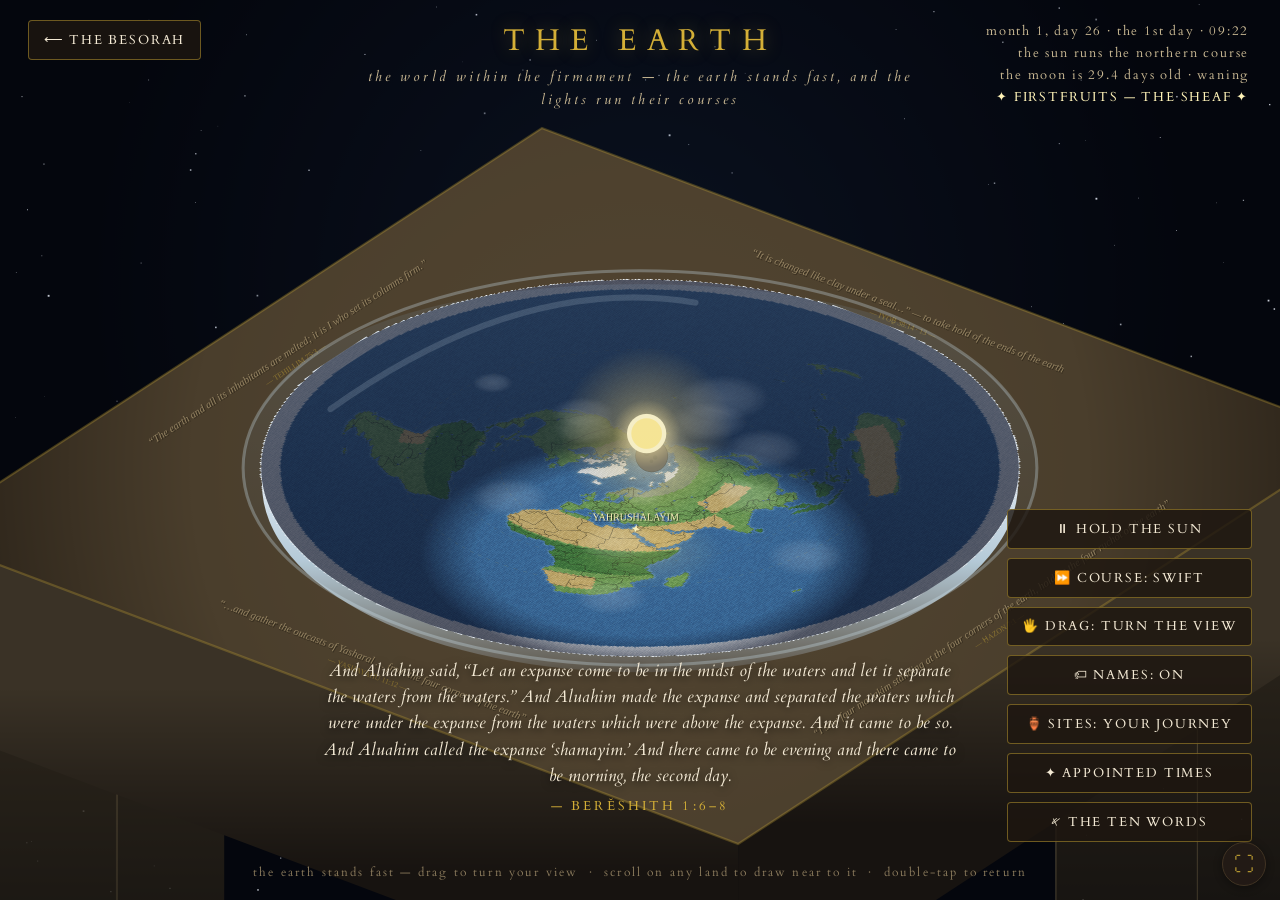
<file: Extra Features/earth.html>
<!DOCTYPE html>
<html lang="en">
<head>
<meta charset="UTF-8">
<meta name="viewport" content="width=device-width, initial-scale=1.0, user-scalable=no">
<meta name="theme-color" content="#1a1410">
<link rel="icon" href="data:image/svg+xml,%3Csvg%20xmlns%3D%22http%3A%2F%2Fwww.w3.org%2F2000%2Fsvg%22%20viewBox%3D%220%200%2032%2032%22%3E%3Crect%20width%3D%2232%22%20height%3D%2232%22%20rx%3D%226%22%20fill%3D%22%231a1410%22%2F%3E%3Cpath%20d%3D%22M8%207h16v18H8z%22%20fill%3D%22none%22%20stroke%3D%22%23d4af37%22%20stroke-width%3D%222%22%2F%3E%3Cpath%20d%3D%22M16%207v18M11%2012h3M18%2012h3M11%2017h3M18%2017h3%22%20stroke%3D%22%23d4af37%22%20stroke-width%3D%221.5%22%2F%3E%3C%2Fsvg%3E">
<meta name="mobile-web-app-capable" content="yes">
<meta name="apple-mobile-web-app-capable" content="yes">
<meta name="apple-mobile-web-app-status-bar-style" content="black-translucent">
<link href="../assets/fonts/cardo.css" rel="stylesheet">
<title>THE EARTH — Within the Firmament</title>
<style>
  :root{ --gold:#d4af37; --ink:#f4ead5; --bg:#0b0806; }
  *{ box-sizing:border-box; margin:0; padding:0; }
  html,body{ width:100%; height:100%; overflow:hidden; background:var(--bg);
    font-family:'Cardo',Georgia,'Times New Roman',serif; color:var(--ink);
    -webkit-user-select:none; user-select:none; touch-action:none; }
  #cv{ position:fixed; inset:0; width:100%; height:100%; display:block; cursor:grab; }
  #cv.dragging{ cursor:grabbing; }
  .hud{ position:fixed; z-index:5; pointer-events:none; }
  #head{ top:2.2vh; left:0; right:0; text-align:center; }
  #head .t{ font-size:clamp(17px,3.4vmin,30px); letter-spacing:.34em; color:var(--gold);
    text-shadow:0 0 18px rgba(212,175,55,.35); }
  #head .s{ font-size:clamp(10px,1.7vmin,14px); letter-spacing:.22em; color:#c9b893;
    margin:.6vh auto 0; max-width:min(46vw,560px); line-height:1.6; font-style:italic; }
  #verse{ left:50%; bottom:9.5vh; transform:translateX(-50%); text-align:center;
    width:min(640px, calc(100vw - 560px)); min-width:280px;
    transition:opacity 1.4s ease; opacity:0; }
  #verse .vt{ font-style:italic; font-size:clamp(12px,2vmin,17px); line-height:1.55; color:#f4ead5;
    text-shadow:0 2px 8px rgba(0,0,0,.8); }
  #verse .vr{ margin-top:.8vh; font-size:clamp(10px,1.5vmin,13px); letter-spacing:.24em; color:var(--gold); }
  #clock{ position:absolute; top:0; right:2.4vw; text-align:right;
    width:min(24vw,300px); font-size:clamp(10px,1.6vmin,13px);
    letter-spacing:.14em; color:#c9b893; line-height:1.7; }
  #hint{ left:50%; bottom:2.2vh; transform:translateX(-50%); font-size:clamp(9px,1.45vmin,12px);
    letter-spacing:.18em; color:#8a7a5c; white-space:nowrap; }
  #ui{ position:fixed; z-index:6; right:2.2vw; bottom:6.5vh; display:flex; flex-direction:column; gap:1vh; }
  #back{ position:fixed; z-index:6; left:2.2vw; top:2.2vh; }
  .btn{ pointer-events:auto; background:rgba(30,23,17,.82); color:var(--ink);
    border:1px solid rgba(212,175,55,.45); border-radius:4px; padding:1.1vh 1.6vh;
    font-family:inherit; font-size:clamp(10px,1.6vmin,13px); letter-spacing:.14em;
    cursor:pointer; text-transform:uppercase; transition:all .18s; }
  .btn:hover{ background:rgba(212,175,55,.16); border-color:var(--gold); }
  .btn.off{ opacity:.5; }
  @media (max-width:700px){
    #hint{ display:none; }
    #head{ top:8.5vh; }   /* below the back button, which keeps the corner */
    #head .s{ max-width:88vw; }
    #clock{ position:static; width:auto; text-align:center; margin-top:1vh; line-height:1.55; }
    #ui{ left:2vw; right:64px; bottom:1.8vh; flex-direction:row; flex-wrap:wrap;
      justify-content:center; gap:6px; }
    #ui .btn{ padding:.9vh 1.2vh; }
    #verse{ width:86vw; min-width:0; bottom:22vh; }
  }
</style>
</head>
<body>
<canvas id="cv"></canvas>

<div class="hud" id="head">
  <div class="t">THE EARTH</div>
  <div class="s">the world within the firmament — the earth stands fast, and the lights run their courses</div>
  <div id="clock"></div>
</div>
<div class="hud" id="verse"><div class="vt" id="verse-t"></div><div class="vr" id="verse-r"></div></div>
<div class="hud" id="hint">the earth stands fast — drag to turn your view &nbsp;·&nbsp; scroll on any land to draw near to it &nbsp;·&nbsp; double-tap to return</div>
<button class="btn" id="back">⟵ The Besorah</button>
<div id="ui">
  <button class="btn" id="b-time">⏸ Hold the sun</button>
  <button class="btn" id="b-speed">⏩ Course: swift</button>
  <button class="btn" id="b-drag">🖐 Drag: turn the view</button>
  <button class="btn" id="b-names">🏷 Names: on</button>
  <button class="btn" id="b-sites">🏺 Sites: your journey</button>
  <button class="btn" id="b-moedim">✦ Appointed Times</button>
  <button class="btn" id="b-words">𐤀 The Ten Words</button>
</div>

<script>
window.EARTH_DATA={"countries":[{"n":"Fiji","c":[0.0205,-0.598],"p":[[[0,-0.5895],[0,-0.592],[0.0065,-0.5935],[0.013,-0.5945],[0.0145,-0.5925],[0.0095,-0.591],[0.006,-0.591],[0,-0.5895]],[[0.0195,-0.597],[0.017,-0.596],[0.0135,-0.598],[0.015,-0.6005],[0.0215,-0.601],[0.0275,-0.6005],[0.0285,-0.598],[0.024,-0.596],[0.0195,-0.597]],[[-0.002,-0.589],[-0.001,-0.5915],[0,-0.592],[0,-0.5895],[-0.002,-0.589]]]},{"n":"Tanzania","c":[0.302,0.4415],"p":[[[0.282,0.4195],[0.2835,0.419],[0.3165,0.409],[0.3185,0.4115],[0.3325,0.4075],[0.3335,0.4155],[0.336,0.4175],[0.342,0.4155],[0.343,0.4165],[0.343,0.4205],[0.3445,0.4215],[0.3455,0.424],[0.3505,0.4245],[0.357,0.4265],[0.3605,0.425],[0.3605,0.425],[0.3565,0.4325],[0.3495,0.441],[0.345,0.4445],[0.3435,0.448],[0.338,0.452],[0.3365,0.454],[0.326,0.46],[0.32,0.4645],[0.3135,0.46],[0.309,0.4595],[0.307,0.4595],[0.2985,0.4635],[0.293,0.465],[0.287,0.4675],[0.2835,0.4685],[0.2795,0.4695],[0.2795,0.4695],[0.2715,0.466],[0.265,0.466],[0.262,0.4645],[0.261,0.4615],[0.257,0.4575],[0.2605,0.4555],[0.2625,0.452],[0.264,0.448],[0.265,0.4455],[0.264,0.444],[0.262,0.444],[0.2605,0.4425],[0.2605,0.4425],[0.262,0.4405],[0.261,0.4375],[0.2565,0.4365],[0.2585,0.4345],[0.267,0.4295],[0.282,0.4195]]]},{"n":"W. Sahara","c":[-0.076,0.354],"p":[[[-0.052,0.3425],[-0.052,0.343],[-0.0525,0.344],[-0.054,0.352],[-0.074,0.348],[-0.0765,0.362],[-0.0825,0.3615],[-0.085,0.3635],[-0.0855,0.372],[-0.1105,0.365],[-0.1125,0.3665],[-0.1115,0.3645],[-0.1115,0.3645],[-0.097,0.368],[-0.0955,0.3665],[-0.0925,0.3645],[-0.0885,0.3575],[-0.0785,0.354],[-0.074,0.3475],[-0.072,0.3475],[-0.0695,0.3435],[-0.064,0.344],[-0.062,0.345],[-0.0595,0.3455],[-0.057,0.345],[-0.0535,0.345],[-0.053,0.3425],[-0.052,0.3425]]]},{"n":"Canada","c":[-0.1725,0.007],"p":[[[-0.1915,-0.1235],[-0.1825,-0.127],[-0.173,-0.1325],[-0.1655,-0.1285],[-0.1565,-0.128],[-0.1485,-0.127],[-0.148,-0.124],[-0.1385,-0.1235],[-0.1275,-0.1205],[-0.121,-0.1205],[-0.117,-0.123],[-0.1125,-0.1265],[-0.106,-0.1265],[-0.084,-0.1035],[-0.071,-0.0875],[-0.079,-0.086],[-0.0805,-0.082],[-0.0835,-0.0775],[-0.0845,-0.0705],[-0.087,-0.069],[-0.0865,-0.0665],[-0.091,-0.0625],[-0.095,-0.062],[-0.0955,-0.0585],[-0.1035,-0.054],[-0.106,-0.05],[-0.111,-0.0525],[-0.1155,-0.044],[-0.119,-0.0405],[-0.114,-0.039],[-0.113,-0.0345],[-0.115,-0.0315],[-0.1185,-0.028],[-0.1215,-0.021],[-0.1185,-0.018],[-0.12,-0.013],[-0.121,-0.0115],[-0.116,-0.0085],[-0.11,-0.0125],[-0.1,-0.009],[-0.1035,-0.005],[-0.1125,-0.0045],[-0.1195,-0.001],[-0.1185,0.004],[-0.1265,0.006],[-0.1175,0.009],[-0.1115,0.0115],[-0.1145,0.0175],[-0.1205,0.017],[-0.1255,0.019],[-0.1315,0.012],[-0.1325,0.009],[-0.14,0.0065],[-0.1445,0],[-0.15,-0.002],[-0.155,-0.0085],[-0.1655,-0.0135],[-0.173,-0.0095],[-0.1825,-0.0075],[-0.184,0.003],[-0.1885,0.009],[-0.192,0.017],[-0.192,0.026],[-0.202,0.028],[-0.212,0.0375],[-0.204,0.041],[-0.193,0.0345],[-0.185,0.0425],[-0.1775,0.042],[-0.17,0.0345],[-0.159,0.0345],[-0.149,0.033],[-0.149,0.041],[-0.148,0.0455],[-0.152,0.051],[-0.155,0.0575],[-0.161,0.064],[-0.159,0.07],[-0.149,0.0705],[-0.157,0.0815],[-0.165,0.0885],[-0.1665,0.098],[-0.1655,0.106],[-0.1675,0.1125],[-0.1735,0.1185],[-0.18,0.1165],[-0.1915,0.1105],[-0.198,0.097],[-0.2025,0.0885],[-0.2115,0.0835],[-0.227,0.0775],[-0.216,0.0845],[-0.2055,0.0955],[-0.2115,0.098],[-0.2195,0.105],[-0.2155,0.117],[-0.2115,0.12],[-0.2175,0.1205],[-0.229,0.1105],[-0.2355,0.1045],[-0.224,0.107],[-0.2295,0.097],[-0.221,0.09],[-0.222,0.0855],[-0.226,0.0825],[-0.2335,0.082],[-0.2355,0.0795],[-0.2395,0.0715],[-0.243,0.0635],[-0.2485,0.0595],[-0.2515,0.0545],[-0.254,0.0485],[-0.2565,0.05],[-0.261,0.045],[-0.266,0.0355],[-0.2655,0.0325],[-0.2645,0.032],[-0.259,0.0345],[-0.251,0.0335],[-0.244,0.0275],[-0.2425,0.027],[-0.2415,0.025],[-0.241,0.024],[-0.2405,0.023],[-0.2385,0.0215],[-0.2355,0.0145],[-0.2315,0.0065],[-0.2335,0.0015],[-0.2325,-0.0065],[-0.2295,-0.0145],[-0.228,-0.0185],[-0.2245,-0.0205],[-0.226,-0.0285],[-0.221,-0.0555],[-0.214,-0.078],[-0.2045,-0.1],[-0.1975,-0.114]],[[-0.152,0.016],[-0.1495,0.0175],[-0.149,0.0215],[-0.15,0.0215],[-0.1535,0.0185],[-0.1535,0.017],[-0.152,0.016]],[[-0.094,0.017],[-0.0915,0.0145],[-0.0895,0.0145],[-0.089,0.015],[-0.089,0.019],[-0.091,0.022],[-0.0925,0.0225],[-0.093,0.021],[-0.093,0.019],[-0.0945,0.0175],[-0.094,0.017]],[[-0.153,0.026],[-0.151,0.027],[-0.151,0.028],[-0.152,0.029],[-0.155,0.0285],[-0.155,0.027],[-0.1535,0.026],[-0.153,0.026]],[[-0.0835,-0.0055],[-0.0855,-0.006],[-0.085,-0.0085],[-0.083,-0.01],[-0.0805,-0.009],[-0.0795,-0.0065],[-0.0815,-0.0055],[-0.0835,-0.0055]],[[-0.069,-0.0045],[-0.0695,-0.005],[-0.0685,-0.0075],[-0.067,-0.0075],[-0.0675,-0.005],[-0.0685,-0.0045],[-0.069,-0.0045]],[[-0.062,-0.0075],[-0.064,-0.006],[-0.066,-0.0065],[-0.067,-0.0085],[-0.0655,-0.0095],[-0.0635,-0.0095],[-0.061,-0.0095],[-0.0615,-0.008],[-0.062,-0.0075]],[[-0.0865,0.003],[-0.086,0.0005],[-0.084,-0.0035],[-0.081,-0.004],[-0.0785,-0.004],[-0.076,-0.005],[-0.075,-0.008],[-0.073,-0.009],[-0.071,-0.0085],[-0.0715,-0.006],[-0.0735,-0.0045],[-0.0735,-0.002],[-0.0755,-0.001],[-0.0775,-0.0015],[-0.0785,0],[-0.08,0.001],[-0.08,0.003],[-0.0805,0.005],[-0.079,0.007],[-0.0785,0.01],[-0.0785,0.012],[-0.08,0.014],[-0.0825,0.015],[-0.084,0.014],[-0.0855,0.012],[-0.085,0.01],[-0.0865,0.006],[-0.0865,0.003]],[[-0.0615,-0.024],[-0.0625,-0.0225],[-0.064,-0.0235],[-0.065,-0.0265],[-0.0625,-0.027],[-0.061,-0.0255],[-0.0615,-0.024]],[[-0.058,-0.0225],[-0.0595,-0.0215],[-0.06,-0.023],[-0.0595,-0.0245],[-0.059,-0.0245],[-0.0575,-0.0225],[-0.058,-0.0225]],[[-0.1775,0.1215],[-0.1815,0.1215],[-0.187,0.1225],[-0.184,0.1235],[-0.1835,0.126],[-0.1855,0.126],[-0.185,0.13],[-0.183,0.1305],[-0.182,0.1345],[-0.186,0.136],[-0.1835,0.138],[-0.1855,0.14],[-0.1875,0.143],[-0.1925,0.1445],[-0.194,0.1435],[-0.1945,0.1405],[-0.1905,0.1385],[-0.1905,0.137],[-0.197,0.136],[-0.1985,0.134],[-0.1945,0.135],[-0.1955,0.131],[-0.1985,0.1275],[-0.2025,0.1205],[-0.2015,0.119],[-0.1985,0.12],[-0.198,0.118],[-0.1935,0.119],[-0.184,0.1175],[-0.18,0.118],[-0.1765,0.1195],[-0.1755,0.121],[-0.1775,0.1215]],[[-0.1375,0.0145],[-0.139,0.0175],[-0.1405,0.0205],[-0.143,0.021],[-0.1425,0.023],[-0.144,0.025],[-0.146,0.023],[-0.145,0.019],[-0.143,0.0175],[-0.146,0.015],[-0.1495,0.0115],[-0.146,0.0105],[-0.147,0.007],[-0.144,0.009],[-0.1395,0.009],[-0.1345,0.0095],[-0.135,0.0115],[-0.137,0.012],[-0.136,0.013],[-0.1375,0.0145]],[[-0.096,0.019],[-0.0935,0.02],[-0.0955,0.0245],[-0.0975,0.0275],[-0.0995,0.0285],[-0.0975,0.0315],[-0.1005,0.034],[-0.101,0.039],[-0.1025,0.0415],[-0.1065,0.045],[-0.11,0.0425],[-0.1115,0.0485],[-0.1115,0.0525],[-0.1145,0.0575],[-0.1135,0.0605],[-0.117,0.062],[-0.125,0.061],[-0.124,0.0575],[-0.1205,0.052],[-0.1225,0.0495],[-0.1255,0.0505],[-0.1275,0.054],[-0.1285,0.058],[-0.1295,0.0595],[-0.1335,0.063],[-0.1375,0.064],[-0.1375,0.0605],[-0.136,0.053],[-0.139,0.058],[-0.141,0.062],[-0.1425,0.063],[-0.1435,0.0555],[-0.1425,0.049],[-0.1405,0.045],[-0.139,0.0455],[-0.1375,0.041],[-0.136,0.037],[-0.1375,0.0375],[-0.14,0.0305],[-0.1385,0.028],[-0.134,0.029],[-0.133,0.033],[-0.131,0.0375],[-0.1295,0.0365],[-0.1265,0.0365],[-0.1205,0.0375],[-0.1185,0.0365],[-0.1165,0.035],[-0.115,0.031],[-0.114,0.0265],[-0.1125,0.0275],[-0.1095,0.0245],[-0.1095,0.023],[-0.108,0.021],[-0.11,0.0205],[-0.111,0.017],[-0.111,0.01],[-0.1095,0.0055],[-0.109,0.0025],[-0.107,0.001],[-0.1045,0.003],[-0.1045,0],[-0.0985,-0.0005],[-0.0935,0.001],[-0.0915,0.0025],[-0.0895,0.0065],[-0.0935,0.0055],[-0.097,0.007],[-0.092,0.0085],[-0.0895,0.012],[-0.0945,0.0155],[-0.0985,0.016],[-0.096,0.019]],[[-0.088,-0.007],[-0.0885,-0.0035],[-0.0895,-0.001],[-0.0945,-0.0035],[-0.0955,-0.0055],[-0.0995,-0.0075],[-0.099,-0.0095],[-0.0945,-0.01],[-0.0915,-0.0095],[-0.089,-0.0085],[-0.088,-0.007]],[[-0.065,-0.042],[-0.065,-0.042],[-0.0625,-0.038],[-0.0605,-0.0335],[-0.0615,-0.032],[-0.0615,-0.0305],[-0.0655,-0.0325],[-0.0665,-0.034],[-0.0665,-0.0355],[-0.067,-0.0385],[-0.067,-0.041],[-0.065,-0.042]],[[-0.147,-0.1355],[-0.1485,-0.1325],[-0.1525,-0.1375],[-0.158,-0.1385],[-0.157,-0.1395],[-0.154,-0.1395],[-0.151,-0.1385],[-0.1485,-0.139],[-0.1465,-0.1375],[-0.145,-0.136],[-0.147,-0.1355]],[[-0.0575,-0.016],[-0.0585,-0.014],[-0.061,-0.0115],[-0.064,-0.0115],[-0.066,-0.0115],[-0.0655,-0.013],[-0.063,-0.0145],[-0.0625,-0.017],[-0.061,-0.0155],[-0.0595,-0.0165],[-0.0575,-0.016]],[[-0.192,-0.1275],[-0.1915,-0.1295],[-0.186,-0.1335],[-0.1835,-0.133],[-0.18,-0.135],[-0.178,-0.1345],[-0.175,-0.137],[-0.1715,-0.1365],[-0.171,-0.135],[-0.1745,-0.133],[-0.1765,-0.1315],[-0.179,-0.129],[-0.1815,-0.129],[-0.1845,-0.129],[-0.1885,-0.127],[-0.192,-0.1275]],[[-0.0735,-0.045],[-0.0755,-0.044],[-0.078,-0.0405],[-0.08,-0.04],[-0.083,-0.0395],[-0.083,-0.042],[-0.085,-0.0475],[-0.087,-0.051],[-0.089,-0.0525],[-0.089,-0.058],[-0.0865,-0.0575],[-0.0815,-0.059],[-0.08,-0.057],[-0.0775,-0.054],[-0.075,-0.0505],[-0.0715,-0.05],[-0.0735,-0.045]],[[-0.075,-0.024],[-0.0745,-0.0225],[-0.075,-0.0215],[-0.0775,-0.022],[-0.08,-0.0235],[-0.079,-0.0285],[-0.08,-0.0325],[-0.0795,-0.035],[-0.0775,-0.0345],[-0.0765,-0.0305],[-0.0745,-0.037],[-0.0725,-0.038],[-0.0685,-0.034],[-0.068,-0.032],[-0.071,-0.0295],[-0.075,-0.0285],[-0.0765,-0.0265],[-0.0705,-0.0265],[-0.069,-0.0245],[-0.07,-0.0235],[-0.073,-0.024],[-0.075,-0.024]],[[-0.09,-0.0265],[-0.093,-0.0255],[-0.0985,-0.026],[-0.102,-0.0265],[-0.1055,-0.024],[-0.109,-0.021],[-0.1115,-0.022],[-0.111,-0.025],[-0.1135,-0.0245],[-0.1155,-0.0255],[-0.1135,-0.029],[-0.111,-0.032],[-0.111,-0.034],[-0.1115,-0.0385],[-0.1105,-0.0435],[-0.1095,-0.047],[-0.1065,-0.047],[-0.104,-0.049],[-0.104,-0.051],[-0.099,-0.051],[-0.099,-0.0495],[-0.0995,-0.0465],[-0.1005,-0.0445],[-0.101,-0.0415],[-0.098,-0.0445],[-0.097,-0.0485],[-0.0955,-0.0505],[-0.0935,-0.0505],[-0.093,-0.0455],[-0.092,-0.048],[-0.0895,-0.0505],[-0.0865,-0.047],[-0.085,-0.045],[-0.084,-0.0395],[-0.0855,-0.0385],[-0.0875,-0.04],[-0.0875,-0.036],[-0.091,-0.035],[-0.089,-0.0325],[-0.091,-0.0315],[-0.097,-0.032],[-0.095,-0.0305],[-0.089,-0.0295],[-0.089,-0.028],[-0.09,-0.0265]],[[-0.0945,-0.0175],[-0.0905,-0.0185],[-0.0885,-0.016],[-0.09,-0.0145],[-0.0895,-0.0115],[-0.091,-0.0115],[-0.0935,-0.013],[-0.0965,-0.011],[-0.101,-0.012],[-0.103,-0.015],[-0.102,-0.017],[-0.1,-0.0175],[-0.095,-0.021],[-0.093,-0.0205],[-0.0945,-0.0175]],[[-0.0875,-0.026],[-0.0875,-0.024],[-0.089,-0.023],[-0.0925,-0.0255],[-0.088,-0.027],[-0.0875,-0.026]],[[-0.073,-0.011],[-0.0755,-0.0105],[-0.0785,-0.0105],[-0.0825,-0.012],[-0.0825,-0.0145],[-0.0815,-0.0155],[-0.0785,-0.015],[-0.0785,-0.0175],[-0.074,-0.0165],[-0.0745,-0.015],[-0.073,-0.013],[-0.0735,-0.011],[-0.073,-0.011]],[[-0.052,-0.0055],[-0.0505,-0.0045],[-0.05,-0.004],[-0.0485,-0.004],[-0.0485,-0.002],[-0.0515,-0.001],[-0.0525,0.0005],[-0.0535,0.002],[-0.0575,0.003],[-0.059,0.0045],[-0.061,0.003],[-0.065,0.001],[-0.0655,-0.001],[-0.0645,-0.0035],[-0.0625,-0.0045],[-0.0605,-0.004],[-0.059,-0.003],[-0.059,-0.005],[-0.057,-0.006],[-0.0545,-0.0065],[-0.052,-0.0055]],[[-0.045,-0.001],[-0.044,0],[-0.044,0.001],[-0.043,0.0025],[-0.0405,0.003],[-0.041,0.004],[-0.0425,0.005],[-0.0395,0.005],[-0.0385,0.006],[-0.0375,0.007],[-0.037,0.009],[-0.0375,0.0095],[-0.036,0.011],[-0.036,0.0125],[-0.0355,0.014],[-0.0355,0.016],[-0.0355,0.0175],[-0.036,0.0195],[-0.0375,0.02],[-0.0405,0.0195],[-0.042,0.018],[-0.0435,0.018],[-0.043,0.0195],[-0.047,0.019],[-0.049,0.0185],[-0.0535,0.0185],[-0.055,0.0165],[-0.0565,0.0165],[-0.058,0.0135],[-0.058,0.015],[-0.059,0.0145],[-0.0615,0.016],[-0.064,0.0155],[-0.0655,0.014],[-0.068,0.014],[-0.07,0.0125],[-0.071,0.013],[-0.0705,0.015],[-0.072,0.0155],[-0.0755,0.0125],[-0.0745,0.009],[-0.076,0.005],[-0.0755,0.003],[-0.075,0.0005],[-0.0725,0.0005],[-0.071,0.003],[-0.067,0.002],[-0.067,0.0025],[-0.069,0.006],[-0.0655,0.004],[-0.0645,0.0025],[-0.0625,0.003],[-0.061,0.005],[-0.059,0.005],[-0.057,0.0035],[-0.054,0.003],[-0.054,0.0055],[-0.0545,0.0065],[-0.0525,0.0075],[-0.052,0.0055],[-0.0525,0.002],[-0.051,0.0005],[-0.0485,0],[-0.047,-0.001],[-0.045,-0.001]],[[-0.121,0.032],[-0.123,0.031],[-0.124,0.0285],[-0.1215,0.0275],[-0.118,0.0275],[-0.117,0.0295],[-0.118,0.0315],[-0.1205,0.032],[-0.121,0.032]],[[-0.1135,-0.0125],[-0.1155,-0.0115],[-0.1175,-0.013],[-0.1155,-0.0155],[-0.1155,-0.017],[-0.113,-0.0195],[-0.1115,-0.0175],[-0.109,-0.016],[-0.111,-0.014],[-0.112,-0.013],[-0.1135,-0.0125]],[[-0.201,0.096],[-0.2,0.097],[-0.199,0.102],[-0.1995,0.107],[-0.2,0.1075],[-0.201,0.1055],[-0.202,0.1005],[-0.201,0.096]],[[-0.2145,0.1045],[-0.2165,0.107],[-0.2155,0.11],[-0.2135,0.1135],[-0.2165,0.113],[-0.2175,0.1115],[-0.218,0.1055],[-0.217,0.104],[-0.2145,0.1045]]]},{"n":"United States of America","c":[-0.275,-0.002],"p":[[[-0.1915,-0.1235],[-0.203,-0.1035],[-0.2095,-0.089],[-0.218,-0.067],[-0.224,-0.042],[-0.227,-0.0205],[-0.225,-0.019],[-0.229,-0.0175],[-0.2305,-0.0105],[-0.232,-0.0035],[-0.233,0.003],[-0.2335,0.0105],[-0.237,0.018],[-0.24,0.022],[-0.241,0.023],[-0.2405,0.0245],[-0.2425,0.026],[-0.243,0.028],[-0.246,0.032],[-0.2555,0.0355],[-0.2625,0.0325],[-0.265,0.032],[-0.2665,0.034],[-0.2625,0.0405],[-0.257,0.05],[-0.255,0.0495],[-0.2525,0.0505],[-0.251,0.0585],[-0.248,0.06],[-0.2415,0.0655],[-0.237,0.0795],[-0.235,0.0805],[-0.2305,0.0825],[-0.221,0.084],[-0.22,0.088],[-0.228,0.093],[-0.231,0.098],[-0.239,0.0915],[-0.246,0.0865],[-0.25,0.087],[-0.252,0.0915],[-0.251,0.092],[-0.2545,0.0895],[-0.257,0.084],[-0.259,0.08],[-0.2585,0.083],[-0.263,0.0785],[-0.263,0.0755],[-0.2645,0.076],[-0.274,0.074],[-0.2725,0.072],[-0.2745,0.072],[-0.277,0.074],[-0.2845,0.071],[-0.2805,0.0715],[-0.2745,0.0665],[-0.2805,0.068],[-0.281,0.0685],[-0.286,0.0715],[-0.293,0.0745],[-0.301,0.0675],[-0.3055,0.062],[-0.31,0.059],[-0.318,0.051],[-0.3255,0.0485],[-0.3335,0.053],[-0.3395,0.0565],[-0.349,0.061],[-0.355,0.06],[-0.3555,0.055],[-0.3525,0.0515],[-0.3445,0.044],[-0.3385,0.0435],[-0.3315,0.0365],[-0.334,0.0285],[-0.3315,0.0245],[-0.3315,0.0145],[-0.3315,0.0045],[-0.334,0.0035],[-0.337,0.0045],[-0.337,0.0015],[-0.338,-0.005],[-0.3355,-0.0145],[-0.334,-0.0225],[-0.3385,-0.033],[-0.3425,-0.043],[-0.349,-0.045],[-0.3535,-0.0445],[-0.3515,-0.051],[-0.3465,-0.0565],[-0.3385,-0.0605],[-0.3305,-0.064],[-0.327,-0.0725],[-0.3275,-0.0815],[-0.322,-0.0845],[-0.315,-0.088],[-0.31,-0.092],[-0.3095,-0.102],[-0.304,-0.117],[-0.29,-0.134],[-0.2865,-0.1395],[-0.281,-0.145],[-0.275,-0.1485],[-0.2715,-0.151],[-0.2665,-0.156],[-0.262,-0.156],[-0.2455,-0.157],[-0.242,-0.157],[-0.2315,-0.1555],[-0.2245,-0.1525],[-0.216,-0.149],[-0.209,-0.141],[-0.1985,-0.1345],[-0.191,-0.132],[-0.195,-0.1275],[-0.2,-0.1265],[-0.1915,-0.1235]],[[-0.1615,-0.353],[-0.163,-0.353],[-0.1645,-0.3535],[-0.1665,-0.3545],[-0.1665,-0.3545],[-0.165,-0.357],[-0.163,-0.3585],[-0.1625,-0.36],[-0.1605,-0.36],[-0.16,-0.3585],[-0.1585,-0.357],[-0.1585,-0.3565],[-0.159,-0.355],[-0.1585,-0.354],[-0.1585,-0.3535],[-0.159,-0.3535],[-0.1615,-0.353]],[[-0.1565,-0.3515],[-0.156,-0.352],[-0.1545,-0.3535],[-0.153,-0.353],[-0.152,-0.353],[-0.1515,-0.3525],[-0.152,-0.352],[-0.1545,-0.3515],[-0.1565,-0.3515]],[[-0.151,-0.3515],[-0.151,-0.352],[-0.1475,-0.353],[-0.148,-0.3525],[-0.151,-0.3515]],[[-0.142,-0.352],[-0.1425,-0.352],[-0.145,-0.353],[-0.145,-0.3535],[-0.1445,-0.3535],[-0.142,-0.354],[-0.141,-0.3535],[-0.1405,-0.353],[-0.142,-0.352]],[[-0.1325,-0.3525],[-0.1335,-0.3535],[-0.133,-0.3545],[-0.1305,-0.354],[-0.1305,-0.3535],[-0.131,-0.353],[-0.1325,-0.3525]],[[-0.0385,-0.16],[-0.041,-0.16],[-0.0415,-0.162],[-0.04,-0.163],[-0.038,-0.1625],[-0.036,-0.1615],[-0.0385,-0.16]],[[-0.08,-0.159],[-0.082,-0.1585],[-0.084,-0.159],[-0.083,-0.163],[-0.081,-0.166],[-0.079,-0.1655],[-0.0775,-0.1635],[-0.079,-0.1605],[-0.08,-0.159]],[[-0.071,-0.0875],[-0.071,-0.0875],[-0.084,-0.1035],[-0.104,-0.128],[-0.106,-0.1265],[-0.1095,-0.126],[-0.1125,-0.1265],[-0.117,-0.1275],[-0.117,-0.123],[-0.1175,-0.1195],[-0.121,-0.1205],[-0.124,-0.121],[-0.1275,-0.1205],[-0.132,-0.122],[-0.1385,-0.1235],[-0.145,-0.1215],[-0.148,-0.124],[-0.1485,-0.127],[-0.1485,-0.127],[-0.1485,-0.127],[-0.146,-0.127],[-0.1425,-0.128],[-0.1385,-0.1255],[-0.132,-0.1255],[-0.127,-0.123],[-0.125,-0.125],[-0.1215,-0.1285],[-0.1175,-0.1295],[-0.109,-0.1295],[-0.106,-0.1305],[-0.101,-0.132],[-0.098,-0.135],[-0.092,-0.136],[-0.088,-0.136],[-0.086,-0.1385],[-0.0885,-0.1415],[-0.087,-0.1425],[-0.085,-0.1455],[-0.0835,-0.1485],[-0.081,-0.151],[-0.0795,-0.148],[-0.078,-0.143],[-0.0795,-0.14],[-0.0785,-0.139],[-0.0765,-0.1435],[-0.0765,-0.1475],[-0.0745,-0.153],[-0.078,-0.1545],[-0.077,-0.1595],[-0.075,-0.163],[-0.0725,-0.1655],[-0.073,-0.1685],[-0.0695,-0.173],[-0.0695,-0.1755],[-0.0665,-0.1795],[-0.0645,-0.1795],[-0.062,-0.182],[-0.0595,-0.185],[-0.057,-0.1875],[-0.052,-0.191],[-0.051,-0.19],[-0.054,-0.1865],[-0.0565,-0.184],[-0.059,-0.18],[-0.063,-0.178],[-0.0635,-0.1755],[-0.0665,-0.1705],[-0.067,-0.1695],[-0.0685,-0.1665],[-0.067,-0.1625],[-0.0675,-0.159],[-0.065,-0.162],[-0.0635,-0.1615],[-0.0625,-0.164],[-0.06,-0.162],[-0.06,-0.164],[-0.058,-0.162],[-0.0555,-0.165],[-0.054,-0.1655],[-0.0525,-0.1625],[-0.0525,-0.1605],[-0.05,-0.159],[-0.047,-0.161],[-0.0435,-0.1595],[-0.0415,-0.1585],[-0.0405,-0.1555],[-0.038,-0.1535],[-0.038,-0.1505],[-0.0395,-0.147],[-0.0395,-0.144],[-0.0415,-0.143],[-0.0435,-0.143],[-0.045,-0.14],[-0.0465,-0.14],[-0.048,-0.1375],[-0.0465,-0.1355],[-0.045,-0.135],[-0.046,-0.1325],[-0.0445,-0.133],[-0.0425,-0.135],[-0.0425,-0.136],[-0.04,-0.1355],[-0.037,-0.137],[-0.033,-0.1365],[-0.0315,-0.135],[-0.028,-0.1325],[-0.0305,-0.1295],[-0.035,-0.1255],[-0.0365,-0.125],[-0.037,-0.1275],[-0.0415,-0.126],[-0.039,-0.1235],[-0.0355,-0.122],[-0.0335,-0.12],[-0.031,-0.118],[-0.0275,-0.117],[-0.028,-0.114],[-0.0315,-0.113],[-0.033,-0.1095],[-0.033,-0.107],[-0.034,-0.104],[-0.0355,-0.1025],[-0.038,-0.099],[-0.0395,-0.099],[-0.041,-0.095],[-0.044,-0.095],[-0.0465,-0.0965],[-0.0465,-0.0955],[-0.0495,-0.094],[-0.05,-0.0955],[-0.053,-0.095],[-0.0545,-0.0935],[-0.059,-0.093],[-0.0625,-0.091],[-0.064,-0.091],[-0.0655,-0.0885],[-0.069,-0.0885],[-0.071,-0.0875],[-0.071,-0.0875]],[[-0.021,-0.144],[-0.0225,-0.145],[-0.024,-0.144],[-0.0265,-0.145],[-0.029,-0.1455],[-0.029,-0.146],[-0.0275,-0.1475],[-0.025,-0.147],[-0.024,-0.146],[-0.022,-0.1465],[-0.021,-0.146],[-0.021,-0.144]]]},{"n":"Kazakhstan","c":[0.21,0.0975],"p":[[[0.2265,0.0105],[0.23,0.0135],[0.23,0.017],[0.2355,0.0175],[0.238,0.02],[0.2355,0.028],[0.245,0.0325],[0.246,0.035],[0.2465,0.0435],[0.257,0.0415],[0.2575,0.0445],[0.261,0.045],[0.2595,0.0475],[0.257,0.0495],[0.2555,0.056],[0.2535,0.063],[0.2535,0.065],[0.2495,0.0705],[0.25,0.0735],[0.253,0.075],[0.249,0.0815],[0.2485,0.0845],[0.2505,0.0865],[0.251,0.0895],[0.2525,0.0965],[0.255,0.1],[0.2545,0.1015],[0.2515,0.102],[0.249,0.107],[0.2445,0.1065],[0.2435,0.1085],[0.2385,0.106],[0.233,0.109],[0.23,0.116],[0.228,0.121],[0.2215,0.1225],[0.218,0.1245],[0.211,0.1285],[0.2105,0.129],[0.207,0.14],[0.224,0.1515],[0.223,0.1535],[0.2175,0.1535],[0.2145,0.1555],[0.2125,0.1605],[0.2125,0.163],[0.2115,0.1625],[0.21,0.16],[0.208,0.1595],[0.2035,0.1625],[0.198,0.161],[0.1955,0.162],[0.194,0.161],[0.197,0.158],[0.194,0.1555],[0.1955,0.152],[0.1985,0.1495],[0.1945,0.1455],[0.1915,0.144],[0.189,0.1475],[0.186,0.1495],[0.185,0.155],[0.183,0.1585],[0.181,0.1595],[0.179,0.1575],[0.1745,0.157],[0.1725,0.1595],[0.1675,0.159],[0.166,0.1545],[0.1645,0.1545],[0.162,0.1485],[0.167,0.1475],[0.1645,0.1445],[0.165,0.1345],[0.1685,0.13],[0.1765,0.1255],[0.181,0.123],[0.181,0.1185],[0.184,0.1135],[0.189,0.111],[0.1885,0.109],[0.191,0.1045],[0.189,0.1025],[0.183,0.106],[0.1825,0.1015],[0.1805,0.101],[0.181,0.0975],[0.1765,0.098],[0.1755,0.0955],[0.1795,0.083],[0.179,0.081],[0.1805,0.0725],[0.1795,0.0685],[0.183,0.0635],[0.1885,0.0645],[0.1885,0.0605],[0.1915,0.0565],[0.1945,0.058],[0.195,0.0545],[0.192,0.0445],[0.1935,0.0465],[0.1985,0.043],[0.214,0.0375],[0.2115,0.035],[0.2155,0.0305],[0.215,0.025],[0.216,0.023],[0.2195,0.0215],[0.221,0.019],[0.2235,0.0175],[0.223,0.0125],[0.2265,0.0105]]]},{"n":"Uzbekistan","c":[0.246,0.1125],"p":[[[0.224,0.1515],[0.207,0.14],[0.2105,0.129],[0.211,0.1285],[0.218,0.1245],[0.2215,0.1225],[0.228,0.121],[0.23,0.116],[0.233,0.109],[0.2385,0.106],[0.2435,0.1085],[0.2445,0.1065],[0.249,0.107],[0.2515,0.102],[0.2545,0.1015],[0.255,0.1],[0.2525,0.0965],[0.251,0.0895],[0.2505,0.0865],[0.2515,0.0855],[0.254,0.0905],[0.257,0.0875],[0.2565,0.084],[0.261,0.0795],[0.263,0.0865],[0.2615,0.09],[0.261,0.092],[0.259,0.092],[0.257,0.09],[0.256,0.0965],[0.259,0.0995],[0.261,0.1025],[0.259,0.1065],[0.261,0.1085],[0.2635,0.1055],[0.268,0.106],[0.272,0.111],[0.2695,0.114],[0.268,0.1165],[0.265,0.115],[0.26,0.12],[0.2555,0.1235],[0.252,0.1255],[0.246,0.1285],[0.2395,0.128],[0.238,0.129],[0.236,0.1335],[0.234,0.1345],[0.23,0.133],[0.224,0.1365],[0.225,0.1415],[0.2245,0.146],[0.227,0.147],[0.224,0.1515]]]},{"n":"Papua New Guinea","c":[0.3015,-0.451],"p":[[[0.3235,-0.4],[0.314,-0.4125],[0.302,-0.425],[0.2985,-0.431],[0.296,-0.436],[0.2965,-0.4395],[0.2855,-0.451],[0.2855,-0.4545],[0.293,-0.4505],[0.293,-0.4545],[0.288,-0.4625],[0.286,-0.4705],[0.281,-0.4735],[0.2825,-0.475],[0.2765,-0.48],[0.2795,-0.479],[0.272,-0.4865],[0.2735,-0.4875],[0.2795,-0.4845],[0.2805,-0.482],[0.2875,-0.477],[0.2955,-0.4715],[0.3,-0.4645],[0.303,-0.4585],[0.3045,-0.452],[0.313,-0.443],[0.3205,-0.4395],[0.3265,-0.4375],[0.328,-0.4415],[0.335,-0.4385],[0.3385,-0.4345],[0.3465,-0.428],[0.335,-0.414],[0.3235,-0.4]],[[0.239,-0.462],[0.237,-0.4655],[0.237,-0.4685],[0.2405,-0.4685],[0.2405,-0.4645],[0.2415,-0.462],[0.244,-0.4585],[0.2475,-0.4535],[0.2525,-0.449],[0.2495,-0.449],[0.246,-0.453],[0.244,-0.4555],[0.2415,-0.4585],[0.239,-0.462]],[[0.2555,-0.467],[0.261,-0.466],[0.2655,-0.4645],[0.27,-0.462],[0.2755,-0.457],[0.2795,-0.4525],[0.278,-0.4515],[0.271,-0.4565],[0.2665,-0.459],[0.264,-0.457],[0.263,-0.4575],[0.2635,-0.4605],[0.2585,-0.463],[0.2555,-0.4625],[0.25,-0.4635],[0.2495,-0.46],[0.2445,-0.4625],[0.243,-0.464],[0.245,-0.4665],[0.249,-0.4685],[0.2535,-0.4665],[0.2555,-0.467]],[[0.226,-0.479],[0.224,-0.4815],[0.221,-0.4865],[0.218,-0.49],[0.22,-0.491],[0.2225,-0.4905],[0.225,-0.4865],[0.2275,-0.482],[0.2275,-0.477],[0.226,-0.477],[0.226,-0.479]]]},{"n":"Indonesia","c":[0.4355,-0.2675],"p":[[[0.3235,-0.4],[0.335,-0.414],[0.3465,-0.428],[0.35,-0.419],[0.3565,-0.412],[0.3595,-0.412],[0.3685,-0.404],[0.3625,-0.403],[0.357,-0.406],[0.355,-0.4],[0.355,-0.3935],[0.365,-0.378],[0.37,-0.372],[0.376,-0.359],[0.3795,-0.3585],[0.3825,-0.3565],[0.3825,-0.3535],[0.3805,-0.352],[0.3835,-0.345],[0.3755,-0.351],[0.371,-0.3555],[0.3705,-0.354],[0.3795,-0.3445],[0.379,-0.3395],[0.3835,-0.333],[0.384,-0.328],[0.375,-0.3365],[0.371,-0.3385],[0.363,-0.35],[0.3635,-0.3525],[0.368,-0.3605],[0.364,-0.3695],[0.3545,-0.3705],[0.3445,-0.3755],[0.3385,-0.3805],[0.3345,-0.387],[0.3305,-0.393],[0.3235,-0.4]],[[0.45,-0.315],[0.4505,-0.3165],[0.452,-0.3175],[0.459,-0.3145],[0.4645,-0.3085],[0.4645,-0.307],[0.4625,-0.3065],[0.4575,-0.3085],[0.45,-0.315]],[[0.386,-0.3755],[0.3835,-0.372],[0.381,-0.3715],[0.378,-0.3715],[0.378,-0.3745],[0.38,-0.376],[0.386,-0.3755]],[[0.4215,-0.223],[0.4285,-0.221],[0.43,-0.229],[0.433,-0.229],[0.433,-0.24],[0.4385,-0.2315],[0.443,-0.2305],[0.4475,-0.233],[0.4545,-0.2275],[0.4595,-0.2295],[0.469,-0.23],[0.4675,-0.228],[0.4745,-0.22],[0.473,-0.215],[0.475,-0.209],[0.4755,-0.2045],[0.4815,-0.195],[0.48,-0.191],[0.4825,-0.1855],[0.4845,-0.1785],[0.478,-0.1745],[0.478,-0.17],[0.475,-0.1645],[0.4705,-0.1615],[0.4655,-0.161],[0.4605,-0.1645],[0.4635,-0.167],[0.4645,-0.1735],[0.461,-0.1785],[0.4595,-0.184],[0.455,-0.1875],[0.453,-0.191],[0.4515,-0.199],[0.4475,-0.205],[0.4385,-0.2055],[0.4355,-0.208],[0.4285,-0.2075],[0.424,-0.216],[0.4215,-0.223]],[[0.3985,-0.327],[0.3935,-0.3355],[0.3945,-0.341],[0.3975,-0.3335],[0.402,-0.3275],[0.4055,-0.324],[0.4095,-0.3185],[0.4055,-0.3185],[0.3985,-0.327]],[[0.417,-0.3125],[0.4195,-0.307],[0.419,-0.304],[0.413,-0.3115],[0.4135,-0.3145],[0.417,-0.3125]],[[0.385,-0.3],[0.387,-0.3025],[0.384,-0.3065],[0.3855,-0.3085],[0.3895,-0.3115],[0.392,-0.3075],[0.3955,-0.3085],[0.3955,-0.313],[0.3975,-0.3115],[0.397,-0.3065],[0.3925,-0.3005],[0.388,-0.299],[0.385,-0.3]],[[0.4155,-0.269],[0.41,-0.2775],[0.402,-0.282],[0.402,-0.284],[0.4105,-0.2815],[0.415,-0.2765],[0.4185,-0.269],[0.4265,-0.257],[0.431,-0.2505],[0.4355,-0.252],[0.4355,-0.261],[0.431,-0.264],[0.4205,-0.2765],[0.423,-0.2775],[0.4245,-0.274],[0.4295,-0.2725],[0.4355,-0.267],[0.437,-0.278],[0.4395,-0.2775],[0.4405,-0.288],[0.4435,-0.2895],[0.4475,-0.2865],[0.448,-0.2825],[0.4415,-0.2835],[0.448,-0.277],[0.448,-0.2745],[0.4455,-0.2745],[0.446,-0.267],[0.441,-0.265],[0.4455,-0.2605],[0.451,-0.2645],[0.4575,-0.269],[0.461,-0.264],[0.462,-0.26],[0.456,-0.2595],[0.452,-0.256],[0.454,-0.2525],[0.452,-0.248],[0.447,-0.2495],[0.4425,-0.2485],[0.433,-0.2485],[0.43,-0.2485],[0.423,-0.253],[0.421,-0.2595],[0.4155,-0.269]],[[0.481,-0.281],[0.484,-0.268],[0.4785,-0.275],[0.4775,-0.2805],[0.477,-0.284],[0.479,-0.2845],[0.481,-0.281]],[[0.4675,-0.2845],[0.464,-0.29],[0.4575,-0.296],[0.461,-0.2965],[0.47,-0.285],[0.476,-0.274],[0.474,-0.273],[0.469,-0.279],[0.4675,-0.2845]],[[0.4815,-0.2585],[0.478,-0.2635],[0.479,-0.267],[0.4855,-0.2575],[0.489,-0.252],[0.4915,-0.2475],[0.487,-0.249],[0.4845,-0.2535],[0.4815,-0.255],[0.4815,-0.2585]],[[0.508,-0.17],[0.5095,-0.1715],[0.504,-0.189],[0.501,-0.19],[0.497,-0.207],[0.499,-0.2115],[0.4945,-0.225],[0.4925,-0.237],[0.499,-0.228],[0.501,-0.2175],[0.5045,-0.2095],[0.508,-0.2005],[0.5105,-0.1915],[0.512,-0.1805],[0.514,-0.174],[0.5155,-0.1705],[0.5185,-0.153],[0.517,-0.151],[0.519,-0.1425],[0.512,-0.1475],[0.509,-0.158],[0.509,-0.166],[0.508,-0.17]],[[0.49,-0.1255],[0.4935,-0.128],[0.496,-0.132],[0.4945,-0.1385],[0.4965,-0.1435],[0.504,-0.143],[0.5125,-0.145],[0.515,-0.1355],[0.5125,-0.1265],[0.511,-0.114],[0.5085,-0.1095],[0.5055,-0.102],[0.502,-0.0965],[0.4955,-0.0885],[0.4925,-0.0805],[0.488,-0.077],[0.4845,-0.0735],[0.482,-0.065],[0.478,-0.06],[0.4755,-0.0535],[0.4705,-0.0445],[0.4675,-0.0435],[0.4675,-0.0485],[0.467,-0.0615],[0.471,-0.0695],[0.474,-0.0765],[0.4755,-0.081],[0.48,-0.09],[0.4785,-0.0985],[0.4805,-0.1065],[0.484,-0.1125],[0.485,-0.1195],[0.49,-0.117],[0.491,-0.1225],[0.49,-0.1255]]]},{"n":"Argentina","c":[-0.638,0.293],"p":[[[-0.738,0.2885],[-0.7385,0.2945],[-0.7395,0.3025],[-0.7355,0.3205],[-0.729,0.339],[-0.734,0.3345],[-0.7395,0.3225],[-0.741,0.315],[-0.744,0.307],[-0.7495,0.293],[-0.738,0.2885]],[[-0.564,0.3575],[-0.5695,0.3575],[-0.576,0.358],[-0.5805,0.361],[-0.583,0.3595],[-0.5865,0.3605],[-0.5895,0.361],[-0.585,0.377],[-0.5895,0.3775],[-0.587,0.385],[-0.59,0.386],[-0.6025,0.38],[-0.6145,0.366],[-0.628,0.3445],[-0.634,0.3325],[-0.6355,0.336],[-0.6405,0.336],[-0.642,0.339],[-0.647,0.3335],[-0.6535,0.322],[-0.657,0.31],[-0.6605,0.3065],[-0.665,0.3105],[-0.6625,0.319],[-0.658,0.3245],[-0.659,0.329],[-0.6655,0.319],[-0.673,0.3115],[-0.679,0.312],[-0.683,0.3105],[-0.688,0.299],[-0.6945,0.2905],[-0.7,0.289],[-0.6985,0.3025],[-0.6945,0.3145],[-0.701,0.3125],[-0.71,0.299],[-0.7195,0.2935],[-0.726,0.2825],[-0.7305,0.2785],[-0.7345,0.2845],[-0.734,0.2945],[-0.736,0.289],[-0.7395,0.2765],[-0.75,0.245],[-0.7485,0.2385],[-0.7445,0.2375],[-0.7475,0.229],[-0.747,0.2235],[-0.742,0.221],[-0.7365,0.23],[-0.732,0.233],[-0.7295,0.231],[-0.723,0.236],[-0.7145,0.2385],[-0.712,0.236],[-0.709,0.241],[-0.7075,0.239],[-0.7085,0.233],[-0.7045,0.2365],[-0.7045,0.23],[-0.6995,0.225],[-0.6965,0.23],[-0.691,0.2255],[-0.6845,0.2265],[-0.679,0.2285],[-0.6745,0.2345],[-0.6705,0.2295],[-0.666,0.2275],[-0.6595,0.235],[-0.655,0.2335],[-0.6475,0.238],[-0.643,0.2365],[-0.643,0.233],[-0.6355,0.2245],[-0.628,0.2295],[-0.623,0.2265],[-0.617,0.229],[-0.6095,0.234],[-0.6035,0.24],[-0.6025,0.236],[-0.6,0.238],[-0.5915,0.234],[-0.5845,0.244],[-0.5775,0.2455],[-0.577,0.2435],[-0.569,0.25],[-0.564,0.2635],[-0.565,0.271],[-0.559,0.273],[-0.554,0.284],[-0.554,0.286],[-0.5525,0.308],[-0.549,0.3165],[-0.5455,0.33],[-0.5415,0.341],[-0.5425,0.344],[-0.5555,0.339],[-0.5505,0.3495],[-0.5445,0.3605],[-0.5385,0.3675],[-0.5295,0.3735],[-0.5245,0.372],[-0.52,0.376],[-0.5195,0.3825],[-0.523,0.385],[-0.5315,0.379],[-0.5375,0.374],[-0.5495,0.3665],[-0.564,0.3575]]]},{"n":"Chile","c":[-0.675,0.225],"p":[[[-0.738,0.2885],[-0.7495,0.293],[-0.744,0.307],[-0.741,0.315],[-0.7445,0.3115],[-0.751,0.301],[-0.753,0.2945],[-0.756,0.2865],[-0.758,0.2765],[-0.762,0.2625],[-0.7645,0.2445],[-0.766,0.23],[-0.7655,0.21],[-0.7635,0.221],[-0.761,0.241],[-0.7575,0.259],[-0.7525,0.265],[-0.7475,0.268],[-0.741,0.2795],[-0.738,0.2885]],[[-0.56,0.2085],[-0.562,0.2145],[-0.565,0.2175],[-0.5655,0.2235],[-0.5715,0.222],[-0.575,0.23],[-0.5805,0.2365],[-0.577,0.2435],[-0.5775,0.2455],[-0.5845,0.244],[-0.5915,0.234],[-0.6,0.238],[-0.6025,0.236],[-0.6035,0.24],[-0.6095,0.234],[-0.617,0.229],[-0.623,0.2265],[-0.628,0.2295],[-0.6355,0.2245],[-0.643,0.233],[-0.643,0.2365],[-0.6475,0.238],[-0.655,0.2335],[-0.6595,0.235],[-0.666,0.2275],[-0.6705,0.2295],[-0.6745,0.2345],[-0.679,0.2285],[-0.6845,0.2265],[-0.691,0.2255],[-0.6965,0.23],[-0.6995,0.225],[-0.7045,0.23],[-0.7045,0.2365],[-0.7085,0.233],[-0.7075,0.239],[-0.709,0.241],[-0.712,0.236],[-0.7145,0.2385],[-0.723,0.236],[-0.7295,0.231],[-0.732,0.233],[-0.7365,0.23],[-0.742,0.221],[-0.747,0.2235],[-0.7475,0.229],[-0.7445,0.2375],[-0.7485,0.2385],[-0.75,0.245],[-0.7395,0.2765],[-0.736,0.289],[-0.7405,0.2775],[-0.744,0.2715],[-0.75,0.2605],[-0.7555,0.26],[-0.7575,0.2545],[-0.7605,0.239],[-0.7615,0.2225],[-0.7615,0.2225],[-0.763,0.2055],[-0.761,0.2],[-0.757,0.203],[-0.755,0.1955],[-0.746,0.1915],[-0.7395,0.1955],[-0.732,0.208],[-0.7355,0.188],[-0.7275,0.199],[-0.7175,0.201],[-0.715,0.2155],[-0.7025,0.2185],[-0.7035,0.21],[-0.711,0.208],[-0.7125,0.2],[-0.704,0.2015],[-0.693,0.203],[-0.6875,0.2075],[-0.6835,0.2025],[-0.6775,0.1995],[-0.676,0.2045],[-0.665,0.209],[-0.654,0.2145],[-0.6445,0.2165],[-0.6375,0.2115],[-0.632,0.213],[-0.626,0.2095],[-0.6175,0.214],[-0.607,0.212],[-0.5945,0.2115],[-0.582,0.2105],[-0.5735,0.207],[-0.567,0.202],[-0.564,0.207],[-0.56,0.2085]]]},{"n":"Dem. Rep. Congo","c":[0.2035,0.477],"p":[[[0.257,0.4575],[0.261,0.4615],[0.262,0.4645],[0.265,0.466],[0.2715,0.466],[0.2795,0.4695],[0.2795,0.4695],[0.2755,0.471],[0.265,0.478],[0.263,0.48],[0.2625,0.4845],[0.2655,0.4855],[0.267,0.492],[0.2685,0.4975],[0.2715,0.497],[0.2785,0.4955],[0.2805,0.4935],[0.284,0.4985],[0.2775,0.502],[0.2725,0.5015],[0.268,0.501],[0.261,0.504],[0.2575,0.502],[0.253,0.5065],[0.2455,0.5095],[0.2415,0.5085],[0.236,0.5105],[0.2315,0.5125],[0.2305,0.5115],[0.2275,0.5125],[0.223,0.514],[0.218,0.517],[0.214,0.5185],[0.212,0.52],[0.21,0.514],[0.206,0.513],[0.204,0.51],[0.204,0.5065],[0.2015,0.5055],[0.2,0.502],[0.1895,0.5065],[0.1895,0.504],[0.185,0.506],[0.185,0.507],[0.1795,0.509],[0.1785,0.513],[0.1775,0.5145],[0.172,0.5155],[0.1695,0.5175],[0.1635,0.5195],[0.1595,0.518],[0.1565,0.517],[0.153,0.5145],[0.1495,0.511],[0.123,0.518],[0.12,0.5195],[0.1175,0.52],[0.114,0.5215],[0.1125,0.52],[0.1145,0.519],[0.114,0.5165],[0.1155,0.515],[0.1185,0.513],[0.121,0.513],[0.1235,0.5105],[0.1285,0.509],[0.1295,0.5105],[0.133,0.5105],[0.137,0.506],[0.1415,0.502],[0.1435,0.4995],[0.1415,0.495],[0.144,0.489],[0.147,0.485],[0.152,0.4805],[0.152,0.4785],[0.152,0.4765],[0.1525,0.4745],[0.151,0.4715],[0.1505,0.4665],[0.151,0.463],[0.1525,0.459],[0.152,0.456],[0.1515,0.452],[0.1535,0.448],[0.1575,0.445],[0.1645,0.4445],[0.17,0.4445],[0.176,0.443],[0.182,0.4415],[0.183,0.4375],[0.184,0.4365],[0.1875,0.4355],[0.195,0.4295],[0.1985,0.429],[0.2005,0.428],[0.201,0.426],[0.204,0.4245],[0.2095,0.422],[0.2145,0.42],[0.2165,0.418],[0.223,0.42],[0.2265,0.419],[0.228,0.417],[0.2315,0.4155],[0.235,0.412],[0.238,0.413],[0.2465,0.4125],[0.2465,0.4125],[0.249,0.4185],[0.2525,0.4175],[0.251,0.4205],[0.249,0.4235],[0.2475,0.4275],[0.2475,0.4305],[0.249,0.435],[0.2485,0.4375],[0.2505,0.4415],[0.249,0.444],[0.2505,0.447],[0.2495,0.448],[0.25,0.451],[0.2535,0.452],[0.257,0.4575]]]},{"n":"Somalia","c":[0.337,0.317],"p":[[[0.338,0.381],[0.331,0.381],[0.318,0.366],[0.319,0.356],[0.3195,0.3535],[0.3235,0.3495],[0.326,0.342],[0.3335,0.334],[0.3375,0.306],[0.3375,0.299],[0.3375,0.294],[0.335,0.292],[0.331,0.2885],[0.3295,0.287],[0.3295,0.2865],[0.3295,0.2865],[0.331,0.285],[0.3325,0.2815],[0.3345,0.278],[0.3355,0.274],[0.337,0.272],[0.3385,0.273],[0.3405,0.2755],[0.343,0.277],[0.3435,0.2795],[0.3465,0.285],[0.349,0.292],[0.351,0.3005],[0.353,0.311],[0.3525,0.3205],[0.3515,0.333],[0.349,0.342],[0.3435,0.355],[0.341,0.3635],[0.3385,0.375],[0.3385,0.3785],[0.338,0.381]]]},{"n":"Kenya","c":[0.3025,0.3895],"p":[[[0.3325,0.4075],[0.3185,0.4115],[0.3165,0.409],[0.2835,0.419],[0.282,0.4195],[0.2785,0.4145],[0.2795,0.4115],[0.2805,0.406],[0.281,0.4005],[0.2745,0.3975],[0.272,0.396],[0.2665,0.395],[0.269,0.3895],[0.271,0.383],[0.275,0.3815],[0.277,0.384],[0.2805,0.3835],[0.285,0.3805],[0.2965,0.3775],[0.2985,0.376],[0.3,0.3745],[0.3015,0.374],[0.3065,0.371],[0.307,0.3675],[0.311,0.361],[0.315,0.36],[0.319,0.356],[0.318,0.366],[0.331,0.381],[0.338,0.381],[0.335,0.387],[0.3345,0.39],[0.3325,0.3925],[0.334,0.3965],[0.333,0.4],[0.334,0.404],[0.3325,0.4075]]]},{"n":"Sudan","c":[0.2085,0.3725],"p":[[[0.189,0.413],[0.1825,0.4135],[0.179,0.413],[0.178,0.4115],[0.1785,0.409],[0.1775,0.407],[0.172,0.4055],[0.17,0.4035],[0.17,0.4025],[0.1665,0.402],[0.1655,0.399],[0.163,0.3975],[0.1605,0.399],[0.1605,0.397],[0.1615,0.394],[0.16,0.392],[0.1615,0.3895],[0.1595,0.389],[0.16,0.385],[0.1615,0.38],[0.1675,0.378],[0.158,0.358],[0.157,0.3555],[0.1645,0.3525],[0.1595,0.3425],[0.1835,0.3305],[0.205,0.317],[0.2265,0.302],[0.2315,0.3055],[0.231,0.307],[0.2355,0.311],[0.2415,0.3145],[0.2445,0.314],[0.2485,0.3135],[0.2475,0.318],[0.244,0.322],[0.2435,0.3245],[0.245,0.328],[0.2475,0.3365],[0.2495,0.338],[0.251,0.3425],[0.252,0.3485],[0.25,0.3535],[0.2495,0.359],[0.2505,0.361],[0.248,0.3645],[0.2495,0.3705],[0.2525,0.3745],[0.25,0.371],[0.249,0.3715],[0.2475,0.369],[0.2455,0.368],[0.241,0.3685],[0.2385,0.3655],[0.237,0.3615],[0.2335,0.3635],[0.234,0.3645],[0.23,0.3675],[0.2325,0.3675],[0.235,0.37],[0.233,0.375],[0.232,0.3805],[0.2285,0.383],[0.2215,0.3835],[0.2195,0.386],[0.2195,0.388],[0.2165,0.3905],[0.217,0.392],[0.21,0.3955],[0.2085,0.395],[0.2035,0.3975],[0.2015,0.3995],[0.1995,0.4],[0.194,0.399],[0.1925,0.398],[0.1875,0.401],[0.187,0.4045],[0.187,0.41],[0.185,0.412],[0.183,0.4135],[0.189,0.413]]]},{"n":"Chad","c":[0.132,0.406],"p":[[[0.158,0.358],[0.1675,0.378],[0.1615,0.38],[0.16,0.385],[0.1595,0.389],[0.1615,0.3895],[0.16,0.392],[0.1615,0.394],[0.1605,0.397],[0.1605,0.399],[0.163,0.3975],[0.1655,0.399],[0.1665,0.402],[0.17,0.4025],[0.17,0.4035],[0.166,0.4065],[0.1635,0.41],[0.1605,0.4175],[0.1545,0.4225],[0.147,0.425],[0.145,0.426],[0.1465,0.4275],[0.143,0.431],[0.1405,0.434],[0.1315,0.439],[0.1295,0.4385],[0.128,0.4385],[0.127,0.4405],[0.121,0.4425],[0.1215,0.441],[0.1185,0.4375],[0.1165,0.436],[0.113,0.436],[0.108,0.434],[0.109,0.431],[0.1125,0.4305],[0.1145,0.4295],[0.1185,0.4285],[0.113,0.4245],[0.1125,0.421],[0.111,0.4175],[0.1075,0.415],[0.1075,0.412],[0.1025,0.413],[0.102,0.41],[0.0985,0.4085],[0.0995,0.4005],[0.107,0.3935],[0.1055,0.386],[0.105,0.3745],[0.106,0.372],[0.103,0.371],[0.102,0.369],[0.0995,0.3685],[0.0955,0.3605],[0.101,0.356],[0.129,0.358],[0.158,0.358]]]},{"n":"Haiti","c":[-0.3775,0.1175],"p":[[[-0.371,0.1225],[-0.3735,0.124],[-0.3755,0.124],[-0.377,0.123],[-0.378,0.125],[-0.3795,0.1255],[-0.38,0.121],[-0.3815,0.1175],[-0.3825,0.1135],[-0.384,0.1105],[-0.3835,0.1065],[-0.3815,0.107],[-0.3805,0.113],[-0.3795,0.118],[-0.3775,0.1205],[-0.376,0.1165],[-0.374,0.116],[-0.3745,0.1115],[-0.3725,0.1125],[-0.3715,0.1165],[-0.371,0.1225]]]},{"n":"Dominican Rep.","c":[-0.373,0.132],"p":[[[-0.3795,0.1255],[-0.378,0.125],[-0.377,0.123],[-0.3755,0.124],[-0.3735,0.124],[-0.371,0.1225],[-0.3695,0.123],[-0.368,0.128],[-0.368,0.1325],[-0.367,0.134],[-0.3685,0.136],[-0.367,0.1395],[-0.369,0.1395],[-0.368,0.1425],[-0.3685,0.1465],[-0.3715,0.145],[-0.3715,0.1415],[-0.373,0.1385],[-0.3735,0.1365],[-0.375,0.1355],[-0.376,0.133],[-0.375,0.1315],[-0.3765,0.1295],[-0.381,0.1285],[-0.381,0.1265],[-0.3795,0.1255]]]},{"n":"Russia","c":[0.1185,0.0055],"p":[[[0.0025,-0.105],[0,-0.1025],[0,-0.1065],[0.002,-0.107],[0.0025,-0.105]],[[0.183,0.1585],[0.1835,0.173],[0.201,0.177],[0.201,0.182],[0.1935,0.1845],[0.1845,0.1875],[0.175,0.192],[0.166,0.1985],[0.1485,0.1995],[0.147,0.1905],[0.1475,0.187],[0.1495,0.18],[0.1455,0.173],[0.137,0.1755],[0.1265,0.1785],[0.121,0.178],[0.1165,0.174],[0.112,0.1785],[0.1085,0.1765],[0.1095,0.173],[0.106,0.171],[0.1,0.168],[0.0945,0.165],[0.0885,0.1655],[0.083,0.1605],[0.0805,0.1505],[0.081,0.1455],[0.079,0.1355],[0.0735,0.127],[0.0675,0.116],[0.0575,0.1055],[0.0585,0.097],[0.064,0.0955],[0.0825,0.0945],[0.083,0.1045],[0.0765,0.11],[0.085,0.116],[0.0835,0.1125],[0.091,0.1065],[0.0895,0.096],[0.087,0.091],[0.0875,0.0835],[0.091,0.0895],[0.093,0.0835],[0.096,0.0685],[0.0985,0.068],[0.1045,0.0605],[0.0975,0.055],[0.113,0.0445],[0.1065,0.0425],[0.0985,0.0425],[0.089,0.034],[0.0945,0.029],[0.104,0.032],[0.1185,0.0355],[0.1245,0.0385],[0.1195,0.032],[0.1115,0.0325],[0.0985,0.03],[0.092,0.0245],[0.102,0.0245],[0.0965,0.0175],[0.0895,0.015],[0.089,0.005],[0.0825,0.0025],[0.0775,-0.0045],[0.0745,-0.0115],[0.069,-0.0145],[0.069,-0.018],[0.07,-0.023],[0.072,-0.032],[0.081,-0.0295],[0.0835,-0.034],[0.0835,-0.037],[0.082,-0.0455],[0.0745,-0.053],[0.076,-0.0615],[0.08,-0.0705],[0.0715,-0.073],[0.0665,-0.0785],[0.05,-0.085],[0.041,-0.097],[0.039,-0.1055],[0.031,-0.1085],[0.0215,-0.1165],[0.0185,-0.109],[0.003,-0.1145],[0,-0.139],[0.004,-0.144],[0.0015,-0.1525],[0.015,-0.156],[0.0265,-0.1625],[0.04,-0.163],[0.0475,-0.1605],[0.055,-0.17],[0.058,-0.179],[0.0665,-0.1865],[0.0785,-0.1965],[0.0835,-0.187],[0.0715,-0.1665],[0.058,-0.1605],[0.041,-0.147],[0.0555,-0.154],[0.073,-0.1515],[0.0835,-0.152],[0.0895,-0.146],[0.12,-0.138],[0.136,-0.147],[0.128,-0.152],[0.1365,-0.1665],[0.158,-0.179],[0.179,-0.1825],[0.192,-0.1785],[0.201,-0.1735],[0.201,-0.1735],[0.1985,-0.1705],[0.1885,-0.164],[0.176,-0.1685],[0.163,-0.163],[0.177,-0.154],[0.177,-0.1365],[0.1705,-0.1265],[0.169,-0.1125],[0.179,-0.104],[0.184,-0.107],[0.199,-0.105],[0.201,-0.0935],[0.21,-0.083],[0.2145,-0.0715],[0.2115,-0.06],[0.2145,-0.0465],[0.21,-0.037],[0.2175,-0.0315],[0.2215,-0.0185],[0.2175,-0.0085],[0.226,0.009],[0.2235,0.0175],[0.216,0.023],[0.2115,0.035],[0.1935,0.0465],[0.1945,0.058],[0.1885,0.0645],[0.1805,0.0725],[0.1755,0.0955],[0.1805,0.101],[0.189,0.1025],[0.189,0.111],[0.181,0.123],[0.165,0.1345],[0.162,0.1485],[0.1675,0.159],[0.179,0.1575]],[[0.05,-0.0035],[0.0485,-0.005],[0.051,-0.007],[0.056,-0.01],[0.061,-0.0105],[0.062,-0.0085],[0.0605,-0.0055],[0.0585,-0.0035],[0.0545,-0.0025],[0.0535,-0.001],[0.05,-0.0035]],[[0.058,-0.013],[0.0605,-0.0165],[0.0625,-0.017],[0.066,-0.011],[0.0585,-0.0115],[0.058,-0.0125],[0.058,-0.013]],[[0.0505,-0.058],[0.048,-0.0605],[0.046,-0.066],[0.049,-0.0685],[0.0535,-0.065],[0.056,-0.0645],[0.056,-0.06],[0.0525,-0.0575],[0.0505,-0.058]],[[0.043,-0.069],[0.0405,-0.0725],[0.043,-0.0735],[0.045,-0.0715],[0.046,-0.0685],[0.0445,-0.067],[0.043,-0.069]],[[0.0595,-0.0705],[0.057,-0.07],[0.055,-0.0705],[0.0545,-0.074],[0.0555,-0.075],[0.0575,-0.0735],[0.0595,-0.071],[0.0595,-0.0705]],[[0.037,0.037],[0.0375,0.035],[0.038,0.034],[0.0395,0.035],[0.039,0.0335],[0.0385,0.0325],[0.0405,0.032],[0.041,0.033],[0.0405,0.0345],[0.0405,0.0355],[0.041,0.036],[0.041,0.0375],[0.0395,0.0375],[0.0385,0.0355],[0.037,0.037]],[[0.0765,0.183],[0.0705,0.185],[0.0665,0.186],[0.0665,0.1835],[0.07,0.18],[0.074,0.18],[0.0755,0.18],[0.076,0.1815],[0.0765,0.183]],[[0.0725,0.0535],[0.0705,0.048],[0.0685,0.047],[0.0675,0.0425],[0.067,0.037],[0.068,0.0325],[0.067,0.0295],[0.0675,0.027],[0.0695,0.027],[0.071,0.0285],[0.0715,0.034],[0.072,0.039],[0.0745,0.0455],[0.0775,0.0505],[0.0805,0.0555],[0.0845,0.058],[0.0905,0.0575],[0.09,0.0585],[0.086,0.0635],[0.084,0.062],[0.0805,0.064],[0.078,0.0625],[0.0785,0.06],[0.076,0.0585],[0.074,0.053],[0.0725,0.0535]],[[0.1215,-0.161],[0.124,-0.166],[0.127,-0.17],[0.1295,-0.1755],[0.132,-0.186],[0.1355,-0.181],[0.1425,-0.186],[0.1425,-0.193],[0.145,-0.196],[0.1455,-0.1915],[0.1505,-0.193],[0.148,-0.189],[0.1445,-0.185],[0.141,-0.18],[0.1375,-0.177],[0.133,-0.1715],[0.1315,-0.1655],[0.1265,-0.16],[0.1225,-0.16],[0.122,-0.157],[0.12,-0.1575],[0.1215,-0.161]],[[-0.011,-0.126],[-0.0115,-0.1295],[-0.013,-0.131],[-0.012,-0.127],[-0.018,-0.127],[-0.0235,-0.1315],[-0.0215,-0.134],[-0.0175,-0.1355],[-0.0185,-0.1405],[-0.0175,-0.142],[-0.015,-0.142],[-0.013,-0.1405],[-0.01,-0.139],[-0.009,-0.1365],[-0.0065,-0.136],[-0.004,-0.1365],[-0.0025,-0.135],[-0.003,-0.1325],[-0.0005,-0.134],[-0.0015,-0.1365],[0,-0.139],[0,-0.117],[-0.005,-0.121],[-0.011,-0.126]],[[-0.0025,-0.106],[0,-0.1065],[0,-0.1025],[0,-0.1025],[-0.0015,-0.1025],[-0.0045,-0.104],[-0.0045,-0.1045],[-0.0025,-0.106]],[[0.135,0.204],[0.135,0.2025],[0.138,0.2015],[0.1395,0.201],[0.1405,0.2015],[0.141,0.2015],[0.1415,0.202],[0.144,0.2015],[0.1475,0.199],[0.148,0.201],[0.1445,0.2045],[0.1415,0.2105],[0.1385,0.211],[0.138,0.208],[0.133,0.2095],[0.1335,0.208],[0.1355,0.2045],[0.135,0.204]]]},{"n":"Bahamas","c":[-0.3555,0.076],"p":[[[-0.3445,0.067],[-0.3435,0.07],[-0.343,0.074],[-0.3445,0.0745],[-0.3465,0.068],[-0.3445,0.067]],[[-0.342,0.074],[-0.343,0.079],[-0.3475,0.079],[-0.347,0.078],[-0.344,0.0775],[-0.3425,0.074],[-0.342,0.074]],[[-0.3525,0.0735],[-0.352,0.0755],[-0.356,0.0785],[-0.3595,0.0795],[-0.36,0.078],[-0.357,0.0755],[-0.356,0.073],[-0.3525,0.0735]]]},{"n":"Falkland Is.","c":[-0.679,0.3985],"p":[[[-0.6905,0.3795],[-0.6795,0.3925],[-0.675,0.403],[-0.6685,0.409],[-0.665,0.4195],[-0.669,0.417],[-0.68,0.402],[-0.6815,0.396],[-0.6895,0.387],[-0.6905,0.3795]]]},{"n":"Norway","c":[0.038,0.125],"p":[[[0.015,0.0555],[0.015,0.0535],[0.016,0.053],[0.018,0.0545],[0.0225,0.057],[0.0205,0.06],[0.0215,0.064],[0.021,0.0655],[0.0215,0.07],[0.02,0.0705],[0.0165,0.068],[0.0175,0.066],[0.015,0.065],[0.012,0.0605],[0.0105,0.0565],[0.0125,0.054],[0.0135,0.056],[0.015,0.0555]],[[0.0585,0.097],[0.057,0.101],[0.0555,0.102],[0.0545,0.0985],[0.0515,0.0975],[0.0495,0.1005],[0.0505,0.1045],[0.0495,0.1075],[0.047,0.1075],[0.0445,0.1085],[0.0415,0.107],[0.041,0.1085],[0.04,0.1095],[0.041,0.113],[0.037,0.113],[0.037,0.1165],[0.035,0.117],[0.035,0.121],[0.0345,0.1275],[0.033,0.136],[0.034,0.138],[0.034,0.14],[0.0315,0.1405],[0.031,0.146],[0.0325,0.153],[0.035,0.1555],[0.0355,0.162],[0.034,0.1665],[0.033,0.17],[0.0305,0.167],[0.0255,0.174],[0.022,0.176],[0.017,0.1735],[0.0155,0.168],[0.0135,0.155],[0.0155,0.1515],[0.022,0.146],[0.026,0.1395],[0.0285,0.131],[0.0315,0.119],[0.0335,0.114],[0.037,0.106],[0.04,0.102],[0.043,0.101],[0.044,0.096],[0.047,0.0945],[0.0495,0.092],[0.0565,0.093],[0.055,0.0955],[0.0585,0.097]],[[0.0255,0.049],[0.0255,0.0525],[0.023,0.054],[0.02,0.0545],[0.019,0.053],[0.018,0.0535],[0.016,0.0515],[0.0185,0.049],[0.02,0.0495],[0.02,0.048],[0.023,0.048],[0.0255,0.049]],[[0.028,0.0615],[0.0265,0.0645],[0.024,0.064],[0.0245,0.0625],[0.023,0.061],[0.025,0.059],[0.026,0.061],[0.028,0.0615]]]},{"n":"Greenland","c":[-0.0565,0.0635],"p":[[[-0.03,0.028],[-0.026,0.0275],[-0.0245,0.029],[-0.0225,0.028],[-0.0205,0.029],[-0.0165,0.032],[-0.0145,0.038],[-0.0165,0.0395],[-0.019,0.0385],[-0.023,0.037],[-0.023,0.038],[-0.0205,0.0385],[-0.019,0.0415],[-0.017,0.0405],[-0.0175,0.0425],[-0.0195,0.045],[-0.0165,0.044],[-0.012,0.043],[-0.01,0.045],[-0.01,0.0475],[-0.0145,0.05],[-0.0155,0.0515],[-0.0185,0.0515],[-0.0165,0.052],[-0.019,0.0555],[-0.021,0.059],[-0.023,0.0645],[-0.023,0.0685],[-0.025,0.068],[-0.0275,0.069],[-0.026,0.0725],[-0.0275,0.077],[-0.029,0.077],[-0.029,0.0825],[-0.0325,0.0815],[-0.0315,0.084],[-0.0325,0.086],[-0.035,0.086],[-0.037,0.085],[-0.0365,0.0895],[-0.0375,0.0915],[-0.04,0.088],[-0.041,0.089],[-0.0395,0.0915],[-0.039,0.0955],[-0.04,0.1],[-0.0435,0.0995],[-0.044,0.097],[-0.0445,0.093],[-0.0455,0.097],[-0.049,0.0985],[-0.0445,0.101],[-0.042,0.102],[-0.049,0.1045],[-0.0555,0.106],[-0.062,0.1045],[-0.064,0.1035],[-0.067,0.104],[-0.073,0.107],[-0.079,0.1075],[-0.0805,0.1065],[-0.084,0.106],[-0.0875,0.1045],[-0.091,0.106],[-0.0935,0.109],[-0.097,0.111],[-0.103,0.1115],[-0.1055,0.115],[-0.1095,0.118],[-0.114,0.1205],[-0.1175,0.118],[-0.117,0.112],[-0.121,0.108],[-0.1205,0.1035],[-0.1175,0.099],[-0.115,0.091],[-0.113,0.0875],[-0.109,0.0845],[-0.107,0.0785],[-0.103,0.077],[-0.1025,0.0745],[-0.096,0.0725],[-0.0925,0.0735],[-0.09,0.073],[-0.0865,0.0705],[-0.0895,0.07],[-0.0905,0.0695],[-0.0925,0.0685],[-0.0925,0.0655],[-0.0895,0.063],[-0.0865,0.062],[-0.0855,0.0635],[-0.0845,0.0675],[-0.0835,0.0625],[-0.083,0.0605],[-0.0845,0.059],[-0.0845,0.057],[-0.079,0.056],[-0.078,0.054],[-0.0755,0.0505],[-0.0715,0.046],[-0.0705,0.043],[-0.0685,0.042],[-0.0675,0.037],[-0.0685,0.0345],[-0.0705,0.0315],[-0.072,0.0285],[-0.071,0.0265],[-0.0685,0.023],[-0.0655,0.0255],[-0.0645,0.0275],[-0.065,0.0225],[-0.0635,0.019],[-0.0615,0.0185],[-0.0575,0.0215],[-0.0535,0.024],[-0.0515,0.024],[-0.051,0.0205],[-0.0485,0.0205],[-0.044,0.0215],[-0.0425,0.0225],[-0.0405,0.021],[-0.0385,0.022],[-0.0365,0.0235],[-0.035,0.0255],[-0.036,0.027],[-0.0325,0.027],[-0.033,0.0295],[-0.0325,0.0305],[-0.0325,0.033],[-0.0315,0.0295],[-0.03,0.028]]]},{"n":"Fr. S. Antarctic Lands","c":[0.7235,0.271],"p":[[[0.7185,0.277],[0.7235,0.2695],[0.7285,0.2575],[0.7295,0.2575],[0.7305,0.262],[0.7235,0.2815],[0.721,0.2805],[0.7195,0.278],[0.7185,0.277]]]},{"n":"Timor-Leste","c":[0.4445,-0.3215],"p":[[[0.45,-0.315],[0.4485,-0.315],[0.4425,-0.321],[0.4385,-0.3265],[0.4365,-0.328],[0.4345,-0.3315],[0.438,-0.3295],[0.446,-0.323],[0.452,-0.3175],[0.4505,-0.3165],[0.45,-0.315]]]},{"n":"South Africa","c":[0.2735,0.596],"p":[[[0.1855,0.632],[0.19,0.628],[0.1945,0.628],[0.197,0.63],[0.2025,0.6285],[0.2095,0.6275],[0.215,0.625],[0.224,0.619],[0.217,0.5995],[0.22,0.5995],[0.228,0.602],[0.2285,0.6055],[0.2315,0.6065],[0.239,0.603],[0.243,0.5985],[0.2475,0.595],[0.249,0.5915],[0.2535,0.588],[0.258,0.587],[0.2635,0.586],[0.272,0.5825],[0.278,0.5785],[0.278,0.576],[0.2785,0.573],[0.284,0.57],[0.286,0.5665],[0.2875,0.5615],[0.2945,0.5535],[0.306,0.5425],[0.31,0.54],[0.315,0.5385],[0.3175,0.536],[0.323,0.5335],[0.3315,0.5375],[0.336,0.539],[0.3375,0.5455],[0.3395,0.5465],[0.334,0.549],[0.3315,0.551],[0.3315,0.553],[0.33,0.556],[0.331,0.558],[0.3385,0.557],[0.3435,0.553],[0.3445,0.5495],[0.3515,0.545],[0.3515,0.55],[0.353,0.5545],[0.3515,0.558],[0.3465,0.565],[0.345,0.5665],[0.342,0.5715],[0.341,0.5755],[0.337,0.5825],[0.3285,0.594],[0.3225,0.601],[0.3155,0.6075],[0.3055,0.615],[0.3,0.618],[0.2995,0.62],[0.2925,0.6225],[0.2875,0.626],[0.2755,0.6305],[0.269,0.634],[0.264,0.6355],[0.2535,0.642],[0.244,0.6465],[0.238,0.651],[0.233,0.653],[0.2275,0.653],[0.2235,0.6545],[0.2175,0.6535],[0.2175,0.6545],[0.2155,0.6535],[0.2145,0.6505],[0.2095,0.648],[0.213,0.646],[0.2115,0.642],[0.2025,0.6395],[0.1955,0.6365],[0.1955,0.6365],[0.1855,0.632]]]},{"n":"Lesotho","c":[0.3155,0.5845],"p":[[[0.32,0.578],[0.3245,0.5775],[0.3225,0.5815],[0.322,0.5845],[0.3165,0.588],[0.3155,0.5905],[0.312,0.593],[0.3025,0.5935],[0.306,0.5875],[0.3105,0.5825],[0.315,0.579],[0.32,0.578]]]},{"n":"Mexico","c":[-0.3535,-0.079],"p":[[[-0.284,-0.1455],[-0.289,-0.133],[-0.2955,-0.1275],[-0.308,-0.1065],[-0.3075,-0.1015],[-0.3125,-0.0905],[-0.3185,-0.0855],[-0.325,-0.084],[-0.33,-0.077],[-0.3275,-0.0675],[-0.335,-0.062],[-0.342,-0.0575],[-0.349,-0.0555],[-0.3535,-0.0465],[-0.358,-0.0475],[-0.369,-0.0505],[-0.375,-0.0505],[-0.3825,-0.048],[-0.3905,-0.043],[-0.3955,-0.0335],[-0.397,-0.0245],[-0.396,-0.014],[-0.393,-0.0055],[-0.385,-0.003],[-0.382,0.0025],[-0.3805,0.0155],[-0.381,0.021],[-0.387,0.0175],[-0.3915,0.0175],[-0.3985,0.015],[-0.397,0.012],[-0.4005,0.008],[-0.4,0.006],[-0.401,-0.0005],[-0.404,-0.007],[-0.406,-0.0075],[-0.4085,-0.0045],[-0.4105,-0.0035],[-0.415,-0.016],[-0.4175,-0.016],[-0.4125,-0.024],[-0.4085,-0.0335],[-0.41,-0.0435],[-0.4085,-0.052],[-0.403,-0.0635],[-0.3975,-0.076],[-0.392,-0.0825],[-0.3875,-0.093],[-0.3795,-0.1015],[-0.372,-0.105],[-0.3705,-0.1025],[-0.3675,-0.1005],[-0.3625,-0.102],[-0.352,-0.107],[-0.3415,-0.1135],[-0.336,-0.1185],[-0.331,-0.119],[-0.323,-0.1215],[-0.3175,-0.1265],[-0.312,-0.128],[-0.3025,-0.1295],[-0.297,-0.1315],[-0.2935,-0.1355],[-0.298,-0.1375],[-0.305,-0.138],[-0.312,-0.135],[-0.3145,-0.1345],[-0.3185,-0.1335],[-0.323,-0.132],[-0.3325,-0.1295],[-0.3385,-0.128],[-0.343,-0.126],[-0.349,-0.123],[-0.351,-0.127],[-0.347,-0.1285],[-0.3385,-0.1345],[-0.332,-0.135],[-0.326,-0.137],[-0.3225,-0.141],[-0.318,-0.1445],[-0.313,-0.146],[-0.3135,-0.141],[-0.306,-0.142],[-0.299,-0.145],[-0.2895,-0.146]]]},{"n":"Uruguay","c":[-0.5655,0.3795],"p":[[[-0.564,0.3575],[-0.5595,0.3635],[-0.5565,0.376],[-0.554,0.3795],[-0.55,0.3915],[-0.547,0.4005],[-0.546,0.4085],[-0.5515,0.4055],[-0.552,0.41],[-0.5575,0.408],[-0.568,0.399],[-0.5725,0.391],[-0.5765,0.3855],[-0.5805,0.375],[-0.585,0.3685],[-0.5865,0.3605],[-0.583,0.3595],[-0.5805,0.361],[-0.576,0.358],[-0.5695,0.3575],[-0.564,0.3575]]]},{"n":"Brazil","c":[-0.4555,0.3005],"p":[[[-0.552,0.41],[-0.546,0.4085],[-0.55,0.3915],[-0.5565,0.376],[-0.564,0.3575],[-0.5375,0.374],[-0.523,0.385],[-0.52,0.376],[-0.5205,0.372],[-0.5145,0.3695],[-0.519,0.363],[-0.52,0.357],[-0.5165,0.351],[-0.5225,0.341],[-0.521,0.327],[-0.5175,0.325],[-0.5115,0.3235],[-0.505,0.319],[-0.5055,0.311],[-0.512,0.2935],[-0.507,0.2895],[-0.5045,0.286],[-0.503,0.278],[-0.507,0.268],[-0.509,0.257],[-0.513,0.235],[-0.508,0.232],[-0.5095,0.22],[-0.519,0.209],[-0.5235,0.203],[-0.528,0.1915],[-0.521,0.1845],[-0.529,0.17],[-0.529,0.1595],[-0.5245,0.1545],[-0.519,0.1515],[-0.5135,0.156],[-0.5085,0.156],[-0.499,0.1645],[-0.4945,0.172],[-0.4765,0.1785],[-0.4715,0.1755],[-0.467,0.17],[-0.4645,0.176],[-0.4635,0.1705],[-0.4545,0.185],[-0.4525,0.1895],[-0.4535,0.1935],[-0.451,0.205],[-0.445,0.211],[-0.44,0.214],[-0.435,0.2175],[-0.4355,0.2085],[-0.432,0.203],[-0.429,0.21],[-0.425,0.2185],[-0.415,0.2305],[-0.411,0.2305],[-0.409,0.236],[-0.411,0.2395],[-0.415,0.2415],[-0.421,0.246],[-0.4225,0.2535],[-0.419,0.2575],[-0.4145,0.2625],[-0.4095,0.268],[-0.406,0.274],[-0.4045,0.272],[-0.4015,0.275],[-0.3965,0.2825],[-0.3925,0.2875],[-0.3925,0.291],[-0.386,0.2955],[-0.374,0.296],[-0.373,0.3015],[-0.3755,0.3155],[-0.386,0.316],[-0.376,0.3315],[-0.373,0.338],[-0.359,0.36],[-0.3615,0.367],[-0.342,0.387],[-0.324,0.4075],[-0.314,0.425],[-0.306,0.433],[-0.308,0.4445],[-0.3225,0.45],[-0.347,0.449],[-0.358,0.447],[-0.3685,0.457],[-0.3795,0.464],[-0.3895,0.468],[-0.4075,0.4695],[-0.42,0.4665],[-0.4425,0.448],[-0.4595,0.4365],[-0.482,0.4265],[-0.4875,0.4315],[-0.4965,0.4335],[-0.52,0.4255],[-0.537,0.4155],[-0.552,0.41]]]},{"n":"Bolivia","c":[-0.53,0.2575],"p":[[[-0.5255,0.196],[-0.5235,0.203],[-0.5215,0.208],[-0.519,0.209],[-0.5135,0.216],[-0.5095,0.22],[-0.5035,0.2315],[-0.508,0.232],[-0.5095,0.234],[-0.513,0.235],[-0.513,0.2465],[-0.509,0.257],[-0.509,0.2615],[-0.507,0.268],[-0.5065,0.2725],[-0.503,0.278],[-0.502,0.284],[-0.5045,0.286],[-0.505,0.2885],[-0.507,0.2895],[-0.5085,0.287],[-0.512,0.2935],[-0.502,0.311],[-0.5055,0.311],[-0.507,0.3135],[-0.505,0.319],[-0.507,0.323],[-0.5115,0.3235],[-0.515,0.3225],[-0.5175,0.325],[-0.52,0.323],[-0.5185,0.322],[-0.5215,0.312],[-0.5265,0.3035],[-0.5365,0.288],[-0.5435,0.2855],[-0.546,0.287],[-0.554,0.286],[-0.554,0.284],[-0.559,0.273],[-0.565,0.271],[-0.564,0.2635],[-0.569,0.25],[-0.577,0.2435],[-0.5805,0.2365],[-0.575,0.23],[-0.5715,0.222],[-0.5655,0.2235],[-0.565,0.2175],[-0.562,0.2145],[-0.56,0.2085],[-0.552,0.2125],[-0.5495,0.2065],[-0.547,0.208],[-0.5455,0.2055],[-0.5415,0.2085],[-0.537,0.207],[-0.5335,0.206],[-0.5305,0.2075],[-0.5255,0.196]]]},{"n":"Peru","c":[-0.521,0.1495],"p":[[[-0.492,0.18],[-0.4945,0.172],[-0.4955,0.1715],[-0.499,0.1645],[-0.506,0.1555],[-0.5085,0.156],[-0.511,0.154],[-0.5135,0.156],[-0.517,0.151],[-0.519,0.1515],[-0.521,0.1495],[-0.5245,0.1545],[-0.526,0.1605],[-0.529,0.1595],[-0.5275,0.1655],[-0.529,0.17],[-0.5265,0.178],[-0.521,0.1845],[-0.529,0.187],[-0.528,0.1915],[-0.5255,0.196],[-0.5305,0.2075],[-0.5335,0.206],[-0.537,0.207],[-0.5415,0.2085],[-0.5455,0.2055],[-0.547,0.208],[-0.5495,0.2065],[-0.552,0.2125],[-0.56,0.2085],[-0.564,0.207],[-0.567,0.202],[-0.5675,0.191],[-0.5655,0.1895],[-0.5665,0.1685],[-0.5655,0.149],[-0.564,0.1405],[-0.5605,0.1355],[-0.5585,0.1365],[-0.5535,0.1265],[-0.5455,0.115],[-0.5365,0.104],[-0.535,0.0995],[-0.5315,0.096],[-0.529,0.088],[-0.528,0.081],[-0.525,0.084],[-0.5205,0.0785],[-0.516,0.081],[-0.5115,0.0875],[-0.5135,0.089],[-0.5155,0.0865],[-0.5175,0.087],[-0.516,0.091],[-0.516,0.0945],[-0.518,0.099],[-0.515,0.1035],[-0.511,0.1045],[-0.505,0.109],[-0.5005,0.119],[-0.4925,0.127],[-0.4885,0.1285],[-0.4845,0.1265],[-0.4835,0.1285],[-0.4845,0.135],[-0.4865,0.1385],[-0.4865,0.1425],[-0.4905,0.1495],[-0.4895,0.156],[-0.4865,0.16],[-0.4865,0.1635],[-0.484,0.1685],[-0.484,0.176],[-0.4915,0.172],[-0.4905,0.175],[-0.492,0.18]]]},{"n":"Colombia","c":[-0.4525,0.1415],"p":[[[-0.4535,0.1935],[-0.4545,0.1925],[-0.4525,0.1895],[-0.4515,0.1865],[-0.4545,0.185],[-0.4605,0.169],[-0.4635,0.1705],[-0.4625,0.1755],[-0.4645,0.176],[-0.4645,0.174],[-0.467,0.17],[-0.471,0.171],[-0.4715,0.1755],[-0.474,0.178],[-0.4765,0.1785],[-0.492,0.18],[-0.4905,0.175],[-0.4915,0.172],[-0.484,0.176],[-0.484,0.1685],[-0.4865,0.1635],[-0.4865,0.16],[-0.4895,0.156],[-0.4905,0.1495],[-0.4865,0.1425],[-0.4865,0.1385],[-0.4845,0.135],[-0.4835,0.1285],[-0.4845,0.1265],[-0.4845,0.1225],[-0.4835,0.118],[-0.485,0.1155],[-0.486,0.1085],[-0.484,0.106],[-0.4845,0.104],[-0.483,0.095],[-0.4815,0.0935],[-0.4805,0.0965],[-0.478,0.096],[-0.4755,0.0975],[-0.4745,0.1015],[-0.47,0.104],[-0.4665,0.1065],[-0.466,0.1035],[-0.4625,0.104],[-0.458,0.101],[-0.456,0.1025],[-0.452,0.1005],[-0.4495,0.0965],[-0.447,0.097],[-0.4465,0.0995],[-0.4445,0.1005],[-0.442,0.098],[-0.441,0.099],[-0.44,0.103],[-0.435,0.108],[-0.4335,0.1105],[-0.432,0.1105],[-0.427,0.1105],[-0.4235,0.114],[-0.422,0.119],[-0.4205,0.119],[-0.4195,0.125],[-0.415,0.13],[-0.413,0.1325],[-0.409,0.135],[-0.4085,0.1375],[-0.4095,0.14],[-0.4115,0.139],[-0.414,0.135],[-0.4175,0.134],[-0.42,0.1315],[-0.4225,0.13],[-0.4265,0.13],[-0.43,0.129],[-0.4295,0.133],[-0.4315,0.1345],[-0.432,0.137],[-0.434,0.138],[-0.4365,0.138],[-0.4375,0.1385],[-0.437,0.1405],[-0.4385,0.143],[-0.4345,0.1525],[-0.434,0.157],[-0.4365,0.164],[-0.4345,0.167],[-0.4325,0.1725],[-0.4305,0.1765],[-0.43,0.1795],[-0.4335,0.1795],[-0.436,0.1785],[-0.44,0.1795],[-0.4425,0.182],[-0.443,0.185],[-0.4445,0.186],[-0.4485,0.183],[-0.4485,0.186],[-0.4495,0.189],[-0.4535,0.1935]]]},{"n":"Panama","c":[-0.446,0.076],"p":[[[-0.441,0.099],[-0.442,0.098],[-0.4445,0.1005],[-0.4465,0.0995],[-0.447,0.097],[-0.4495,0.0965],[-0.4485,0.0935],[-0.446,0.0915],[-0.444,0.093],[-0.444,0.091],[-0.4425,0.089],[-0.442,0.085],[-0.443,0.0815],[-0.445,0.0805],[-0.447,0.0775],[-0.4475,0.076],[-0.449,0.0755],[-0.451,0.0795],[-0.452,0.0775],[-0.453,0.0765],[-0.454,0.073],[-0.451,0.071],[-0.452,0.07],[-0.452,0.0675],[-0.45,0.0655],[-0.4505,0.062],[-0.45,0.06],[-0.4505,0.0565],[-0.4515,0.0565],[-0.451,0.0555],[-0.4495,0.056],[-0.4485,0.0565],[-0.4475,0.056],[-0.447,0.057],[-0.446,0.0555],[-0.444,0.055],[-0.443,0.058],[-0.4445,0.061],[-0.446,0.061],[-0.4455,0.064],[-0.445,0.065],[-0.446,0.067],[-0.445,0.071],[-0.443,0.074],[-0.4415,0.0785],[-0.439,0.081],[-0.4385,0.085],[-0.4395,0.085],[-0.4385,0.089],[-0.439,0.093],[-0.44,0.0955],[-0.441,0.099]]]},{"n":"Costa Rica","c":[-0.443,0.0455],"p":[[[-0.443,0.058],[-0.444,0.055],[-0.446,0.0555],[-0.447,0.057],[-0.4475,0.056],[-0.4485,0.0565],[-0.4495,0.056],[-0.451,0.0555],[-0.45,0.051],[-0.449,0.0495],[-0.448,0.0505],[-0.447,0.05],[-0.446,0.0475],[-0.445,0.0445],[-0.4445,0.0415],[-0.443,0.041],[-0.4425,0.039],[-0.444,0.0395],[-0.4455,0.038],[-0.444,0.036],[-0.4435,0.0335],[-0.4425,0.0325],[-0.441,0.0325],[-0.439,0.0335],[-0.4385,0.031],[-0.437,0.033],[-0.4365,0.034],[-0.4375,0.039],[-0.4365,0.0405],[-0.437,0.043],[-0.438,0.0445],[-0.438,0.047],[-0.4365,0.0485],[-0.4395,0.051],[-0.441,0.054],[-0.443,0.058]]]},{"n":"Nicaragua","c":[-0.4255,0.0375],"p":[[[-0.4365,0.0485],[-0.438,0.047],[-0.438,0.0445],[-0.437,0.043],[-0.4365,0.0405],[-0.4375,0.039],[-0.4365,0.034],[-0.437,0.033],[-0.4355,0.03],[-0.4335,0.0265],[-0.432,0.0245],[-0.4305,0.0215],[-0.428,0.0175],[-0.427,0.018],[-0.428,0.0195],[-0.4275,0.02],[-0.427,0.0225],[-0.4255,0.023],[-0.4255,0.0245],[-0.423,0.024],[-0.4225,0.0255],[-0.4225,0.027],[-0.421,0.0285],[-0.422,0.031],[-0.4215,0.0315],[-0.4205,0.033],[-0.419,0.0355],[-0.4175,0.0355],[-0.4175,0.036],[-0.416,0.037],[-0.416,0.0375],[-0.4165,0.039],[-0.417,0.0405],[-0.416,0.042],[-0.4155,0.044],[-0.415,0.0465],[-0.414,0.047],[-0.4135,0.0495],[-0.4145,0.049],[-0.4155,0.049],[-0.4175,0.05],[-0.4195,0.0485],[-0.422,0.048],[-0.4245,0.048],[-0.4255,0.0485],[-0.428,0.049],[-0.429,0.048],[-0.4315,0.0475],[-0.4325,0.048],[-0.4345,0.047],[-0.436,0.0475],[-0.4365,0.0485]]]},{"n":"Honduras","c":[-0.417,0.027],"p":[[[-0.4135,0.0495],[-0.414,0.047],[-0.415,0.0465],[-0.4155,0.044],[-0.416,0.042],[-0.417,0.0405],[-0.4165,0.039],[-0.416,0.0375],[-0.416,0.037],[-0.4175,0.036],[-0.4175,0.0355],[-0.419,0.0355],[-0.4205,0.033],[-0.4215,0.0315],[-0.422,0.031],[-0.421,0.0285],[-0.4225,0.027],[-0.4225,0.0255],[-0.423,0.024],[-0.4255,0.0245],[-0.4255,0.023],[-0.427,0.0225],[-0.4275,0.02],[-0.4255,0.0185],[-0.4255,0.0165],[-0.423,0.017],[-0.4225,0.016],[-0.422,0.0145],[-0.423,0.011],[-0.422,0.011],[-0.4215,0.0085],[-0.4205,0.007],[-0.42,0.0045],[-0.4185,0.006],[-0.4175,0.0055],[-0.4165,0.006],[-0.4145,0.0095],[-0.4125,0.013],[-0.4125,0.0135],[-0.4115,0.015],[-0.4115,0.017],[-0.412,0.018],[-0.4115,0.019],[-0.412,0.0225],[-0.4115,0.0255],[-0.411,0.028],[-0.41,0.0285],[-0.41,0.031],[-0.4105,0.0325],[-0.41,0.0345],[-0.4095,0.036],[-0.41,0.0395],[-0.41,0.0405],[-0.411,0.0425],[-0.412,0.045],[-0.4125,0.0475],[-0.4135,0.0495]]]},{"n":"El Salvador","c":[-0.423,0.008],"p":[[[-0.42,0.0045],[-0.4205,0.007],[-0.4215,0.0085],[-0.422,0.011],[-0.423,0.011],[-0.422,0.0145],[-0.4225,0.016],[-0.423,0.017],[-0.4255,0.0165],[-0.4265,0.0155],[-0.4265,0.0115],[-0.426,0.0085],[-0.425,0.0055],[-0.425,0.0015],[-0.4235,-0.0005],[-0.423,-0.0005],[-0.4215,0.002],[-0.421,0.0035],[-0.42,0.003],[-0.42,0.0045]]]},{"n":"Guatemala","c":[-0.4135,-0.002],"p":[[[-0.419,-0.0165],[-0.4175,-0.016],[-0.416,-0.015],[-0.415,-0.016],[-0.4105,-0.0125],[-0.4105,-0.0035],[-0.409,-0.003],[-0.4085,-0.0045],[-0.4075,-0.005],[-0.406,-0.0075],[-0.404,-0.0105],[-0.404,-0.007],[-0.401,-0.007],[-0.401,-0.0005],[-0.401,0.006],[-0.4055,0.006],[-0.4115,0.0055],[-0.4115,0.0075],[-0.4125,0.01],[-0.412,0.0105],[-0.4125,0.013],[-0.4145,0.0095],[-0.4165,0.006],[-0.4175,0.0055],[-0.4185,0.006],[-0.42,0.0045],[-0.42,0.003],[-0.421,0.0035],[-0.4215,0.002],[-0.423,-0.0005],[-0.4235,-0.0005],[-0.4225,-0.0045],[-0.4225,-0.009],[-0.4215,-0.0125],[-0.419,-0.0165]]]},{"n":"Belize","c":[-0.403,0.0095],"p":[[[-0.401,0.006],[-0.4,0.006],[-0.4,0.007],[-0.4005,0.008],[-0.397,0.0105],[-0.397,0.012],[-0.398,0.012],[-0.398,0.013],[-0.3995,0.013],[-0.402,0.012],[-0.4025,0.0125],[-0.4045,0.012],[-0.405,0.0125],[-0.408,0.0115],[-0.4095,0.0105],[-0.4095,0.009],[-0.4115,0.0075],[-0.4115,0.0055],[-0.4055,0.006],[-0.401,0.006]]]},{"n":"Venezuela","c":[-0.4215,0.181],"p":[[[-0.411,0.2305],[-0.412,0.232],[-0.415,0.2305],[-0.4215,0.2235],[-0.425,0.2185],[-0.427,0.217],[-0.429,0.21],[-0.431,0.2045],[-0.432,0.203],[-0.432,0.207],[-0.4355,0.2085],[-0.438,0.211],[-0.435,0.2175],[-0.436,0.2185],[-0.44,0.214],[-0.4425,0.214],[-0.445,0.211],[-0.449,0.206],[-0.451,0.205],[-0.454,0.199],[-0.4535,0.1935],[-0.4495,0.189],[-0.4485,0.186],[-0.4485,0.183],[-0.4445,0.186],[-0.443,0.185],[-0.4425,0.182],[-0.44,0.1795],[-0.436,0.1785],[-0.4335,0.1795],[-0.43,0.1795],[-0.4305,0.1765],[-0.4325,0.1725],[-0.4345,0.167],[-0.4365,0.164],[-0.434,0.157],[-0.4345,0.1525],[-0.4385,0.143],[-0.437,0.1405],[-0.4375,0.1385],[-0.4365,0.138],[-0.434,0.138],[-0.432,0.137],[-0.4315,0.1345],[-0.4295,0.133],[-0.43,0.129],[-0.4265,0.13],[-0.4225,0.13],[-0.42,0.1315],[-0.4175,0.134],[-0.414,0.135],[-0.4115,0.139],[-0.413,0.1395],[-0.415,0.1355],[-0.4165,0.1385],[-0.4195,0.1395],[-0.4235,0.137],[-0.427,0.141],[-0.4255,0.1445],[-0.421,0.1445],[-0.42,0.142],[-0.416,0.14],[-0.411,0.1485],[-0.409,0.1465],[-0.406,0.1485],[-0.409,0.152],[-0.407,0.157],[-0.408,0.163],[-0.41,0.164],[-0.407,0.1705],[-0.4035,0.1775],[-0.404,0.183],[-0.402,0.1885],[-0.3985,0.1915],[-0.3975,0.191],[-0.393,0.1995],[-0.3885,0.2075],[-0.393,0.2025],[-0.394,0.206],[-0.3915,0.212],[-0.391,0.2185],[-0.3945,0.2215],[-0.392,0.225],[-0.392,0.2285],[-0.398,0.2245],[-0.4,0.225],[-0.4005,0.2285],[-0.402,0.227],[-0.4055,0.223],[-0.4075,0.2245],[-0.41,0.2235],[-0.411,0.2305]]]},{"n":"Guyana","c":[-0.4065,0.2455],"p":[[[-0.4085,0.27],[-0.4095,0.268],[-0.412,0.264],[-0.4145,0.2625],[-0.4175,0.2595],[-0.419,0.2575],[-0.4205,0.2575],[-0.4225,0.2535],[-0.423,0.2475],[-0.421,0.246],[-0.4195,0.2425],[-0.415,0.2415],[-0.412,0.2425],[-0.411,0.2395],[-0.4115,0.2365],[-0.409,0.236],[-0.4085,0.234],[-0.411,0.2305],[-0.41,0.2235],[-0.4075,0.2245],[-0.4055,0.223],[-0.402,0.227],[-0.4005,0.2285],[-0.4,0.225],[-0.398,0.2245],[-0.392,0.2285],[-0.391,0.234],[-0.3915,0.24],[-0.394,0.2415],[-0.3925,0.2445],[-0.3925,0.2495],[-0.392,0.253],[-0.397,0.255],[-0.401,0.2515],[-0.402,0.2525],[-0.405,0.2525],[-0.4065,0.258],[-0.405,0.26],[-0.407,0.263],[-0.4085,0.27]]]},{"n":"Suriname","c":[-0.397,0.269],"p":[[[-0.3965,0.2825],[-0.3985,0.278],[-0.4015,0.275],[-0.403,0.272],[-0.4045,0.272],[-0.405,0.274],[-0.406,0.274],[-0.4085,0.27],[-0.407,0.263],[-0.405,0.26],[-0.4065,0.258],[-0.405,0.2525],[-0.402,0.2525],[-0.401,0.2515],[-0.397,0.255],[-0.392,0.253],[-0.3875,0.262],[-0.3865,0.262],[-0.3825,0.2675],[-0.3785,0.2755],[-0.385,0.2745],[-0.3875,0.2775],[-0.3885,0.282],[-0.391,0.282],[-0.3935,0.283],[-0.3965,0.2825]]]},{"n":"France","c":[0.0135,0.238],"p":[[[-0.374,0.296],[-0.381,0.295],[-0.386,0.2955],[-0.3895,0.294],[-0.3925,0.291],[-0.392,0.2895],[-0.3925,0.2875],[-0.3955,0.2865],[-0.3965,0.2825],[-0.3935,0.283],[-0.391,0.282],[-0.3885,0.282],[-0.3875,0.2775],[-0.385,0.2745],[-0.3785,0.2755],[-0.3775,0.278],[-0.3745,0.2835],[-0.373,0.2935],[-0.374,0.296]],[[0.0245,0.224],[0.0265,0.225],[0.032,0.2255],[0.0305,0.2295],[0.0305,0.2335],[0.0295,0.2345],[0.0275,0.2345],[0.028,0.2355],[0.0255,0.239],[0.0255,0.2415],[0.0275,0.2405],[0.029,0.243],[0.029,0.2445],[0.0305,0.246],[0.0295,0.248],[0.031,0.252],[0.0335,0.2525],[0.0335,0.255],[0.0295,0.2585],[0.0205,0.258],[0.014,0.2605],[0.014,0.2635],[0.0085,0.2645],[0.003,0.262],[0.0015,0.2635],[-0.007,0.261],[-0.0085,0.2585],[-0.006,0.2555],[-0.005,0.2445],[-0.0095,0.2385],[-0.012,0.2355],[-0.0185,0.233],[-0.0185,0.229],[-0.013,0.228],[-0.0065,0.2295],[-0.0075,0.2235],[-0.004,0.226],[0.005,0.2215],[0.006,0.217],[0.0095,0.2155],[0.01,0.2175],[0.012,0.2175],[0.014,0.2195],[0.0165,0.222],[0.0185,0.2215],[0.022,0.2235],[0.023,0.224],[0.0245,0.224]],[[0.04,0.26],[0.0425,0.2575],[0.044,0.262],[0.0435,0.2665],[0.041,0.266],[0.0395,0.2625],[0.04,0.26]]]},{"n":"Ecuador","c":[-0.499,0.0995],"p":[[[-0.4845,0.1265],[-0.4885,0.1285],[-0.4925,0.127],[-0.5005,0.119],[-0.505,0.109],[-0.511,0.1045],[-0.515,0.1035],[-0.518,0.099],[-0.516,0.0945],[-0.516,0.091],[-0.5175,0.087],[-0.5155,0.0865],[-0.5135,0.089],[-0.5115,0.0875],[-0.5065,0.0915],[-0.5045,0.089],[-0.5075,0.086],[-0.506,0.0805],[-0.5045,0.082],[-0.4995,0.0795],[-0.498,0.0825],[-0.4945,0.0835],[-0.4905,0.0865],[-0.4885,0.0855],[-0.4865,0.09],[-0.483,0.095],[-0.4845,0.104],[-0.484,0.106],[-0.486,0.1085],[-0.485,0.1155],[-0.4835,0.118],[-0.4845,0.1225],[-0.4845,0.1265]]]},{"n":"Puerto Rico","c":[-0.365,0.159],"p":[[[-0.3635,0.1595],[-0.3625,0.163],[-0.363,0.165],[-0.365,0.1635],[-0.367,0.159],[-0.369,0.155],[-0.367,0.154],[-0.366,0.1545],[-0.3635,0.1595]]]},{"n":"Jamaica","c":[-0.389,0.0875],"p":[[[-0.388,0.0855],[-0.3875,0.09],[-0.388,0.094],[-0.389,0.0955],[-0.3905,0.091],[-0.3915,0.089],[-0.3915,0.085],[-0.3905,0.0805],[-0.389,0.081],[-0.388,0.084],[-0.388,0.0855]]]},{"n":"Cuba","c":[-0.3725,0.0675],"p":[[[-0.368,0.05],[-0.3675,0.0555],[-0.3665,0.0605],[-0.3675,0.067],[-0.369,0.07],[-0.367,0.0755],[-0.368,0.0785],[-0.37,0.0845],[-0.3715,0.089],[-0.371,0.091],[-0.371,0.0955],[-0.373,0.095],[-0.372,0.1],[-0.3725,0.1055],[-0.374,0.105],[-0.376,0.101],[-0.3775,0.0965],[-0.378,0.092],[-0.381,0.0825],[-0.377,0.0865],[-0.376,0.0835],[-0.3765,0.079],[-0.3755,0.0765],[-0.3725,0.0745],[-0.3735,0.0705],[-0.373,0.0645],[-0.3725,0.062],[-0.373,0.0535],[-0.372,0.051],[-0.3705,0.0535],[-0.371,0.047],[-0.3745,0.0425],[-0.375,0.04],[-0.376,0.039],[-0.377,0.036],[-0.377,0.033],[-0.375,0.0365],[-0.3725,0.0375],[-0.371,0.0405],[-0.3695,0.0435],[-0.3685,0.0485],[-0.368,0.05]]]},{"n":"Zimbabwe","c":[0.299,0.525],"p":[[[0.323,0.5335],[0.3175,0.536],[0.315,0.5385],[0.31,0.54],[0.306,0.5425],[0.2985,0.5435],[0.291,0.547],[0.2865,0.545],[0.2855,0.5435],[0.2815,0.545],[0.2675,0.545],[0.2635,0.5435],[0.261,0.5435],[0.2555,0.5415],[0.266,0.5365],[0.2695,0.536],[0.2725,0.534],[0.276,0.528],[0.282,0.52],[0.285,0.518],[0.285,0.5155],[0.289,0.5105],[0.2955,0.506],[0.297,0.5075],[0.3045,0.503],[0.309,0.5015],[0.3115,0.5015],[0.316,0.4995],[0.3215,0.498],[0.3255,0.504],[0.326,0.5085],[0.3275,0.512],[0.33,0.5125],[0.3305,0.516],[0.3295,0.517],[0.3295,0.522],[0.323,0.5335]]]},{"n":"Botswana","c":[0.2585,0.568],"p":[[[0.306,0.5425],[0.2945,0.5535],[0.2875,0.5615],[0.286,0.5665],[0.284,0.57],[0.2785,0.573],[0.278,0.576],[0.278,0.5785],[0.272,0.5825],[0.2635,0.586],[0.258,0.587],[0.2535,0.588],[0.249,0.5915],[0.2475,0.595],[0.243,0.5985],[0.239,0.603],[0.2315,0.6065],[0.2285,0.6055],[0.228,0.602],[0.22,0.5995],[0.217,0.5995],[0.2115,0.5845],[0.2215,0.5805],[0.2145,0.562],[0.222,0.559],[0.236,0.551],[0.2405,0.5515],[0.246,0.5465],[0.249,0.5455],[0.2535,0.5415],[0.2555,0.5415],[0.261,0.5435],[0.2635,0.5435],[0.2675,0.545],[0.2815,0.545],[0.2855,0.5435],[0.2865,0.545],[0.291,0.547],[0.2985,0.5435],[0.306,0.5425]]]},{"n":"Namibia","c":[0.19,0.5885],"p":[[[0.217,0.5995],[0.224,0.619],[0.215,0.625],[0.2095,0.6275],[0.2025,0.6285],[0.197,0.63],[0.1945,0.628],[0.19,0.628],[0.1855,0.632],[0.176,0.6305],[0.1705,0.6275],[0.167,0.623],[0.163,0.62],[0.1575,0.6125],[0.1555,0.606],[0.1535,0.6035],[0.1485,0.6025],[0.1425,0.5995],[0.1355,0.594],[0.132,0.591],[0.1225,0.5875],[0.121,0.5835],[0.126,0.5815],[0.132,0.5795],[0.1385,0.578],[0.145,0.579],[0.1465,0.578],[0.187,0.566],[0.1945,0.5665],[0.2185,0.5585],[0.2355,0.549],[0.243,0.5445],[0.249,0.542],[0.2535,0.5415],[0.2535,0.5415],[0.249,0.5455],[0.246,0.5465],[0.2405,0.5515],[0.236,0.551],[0.222,0.559],[0.2145,0.562],[0.2215,0.5805],[0.2115,0.5845],[0.217,0.5995]]]},{"n":"Senegal","c":[-0.1065,0.409],"p":[[[-0.122,0.4065],[-0.1235,0.4015],[-0.1265,0.3985],[-0.123,0.3985],[-0.1185,0.396],[-0.1165,0.3935],[-0.1135,0.3925],[-0.11,0.394],[-0.1065,0.3935],[-0.1025,0.3945],[-0.0995,0.397],[-0.0955,0.3995],[-0.092,0.4045],[-0.0885,0.4095],[-0.0885,0.413],[-0.088,0.416],[-0.0855,0.4185],[-0.0855,0.4205],[-0.086,0.422],[-0.087,0.4225],[-0.091,0.421],[-0.0915,0.4215],[-0.0935,0.4215],[-0.0985,0.4185],[-0.102,0.418],[-0.115,0.414],[-0.1175,0.414],[-0.1195,0.4135],[-0.1235,0.413],[-0.1235,0.4085],[-0.117,0.4105],[-0.1155,0.4105],[-0.114,0.4105],[-0.111,0.41],[-0.108,0.412],[-0.105,0.413],[-0.1015,0.4125],[-0.103,0.4105],[-0.1055,0.411],[-0.1075,0.4105],[-0.11,0.4085],[-0.1125,0.408],[-0.1145,0.4085],[-0.122,0.4065]]]},{"n":"Mali","c":[-0.0435,0.418],"p":[[[-0.086,0.422],[-0.0855,0.4205],[-0.0855,0.4185],[-0.088,0.416],[-0.0885,0.413],[-0.0885,0.4095],[-0.0855,0.409],[-0.084,0.406],[-0.0815,0.4065],[-0.077,0.409],[-0.0725,0.4085],[-0.07,0.4095],[-0.0685,0.408],[-0.04,0.412],[-0.038,0.408],[-0.039,0.4075],[-0.04,0.383],[-0.0405,0.359],[-0.031,0.36],[-0.01,0.373],[0.0125,0.3855],[0.014,0.388],[0.018,0.3895],[0.0215,0.39],[0.0215,0.3935],[0.0295,0.3925],[0.0305,0.405],[0.0265,0.409],[0.026,0.4125],[0.02,0.414],[0.01,0.4145],[0.0075,0.417],[0.0025,0.417],[-0.002,0.417],[-0.0035,0.416],[-0.008,0.4165],[-0.0145,0.419],[-0.016,0.4205],[-0.022,0.423],[-0.023,0.424],[-0.026,0.425],[-0.0295,0.424],[-0.032,0.4255],[-0.033,0.429],[-0.0395,0.433],[-0.0395,0.435],[-0.042,0.437],[-0.0415,0.4405],[-0.045,0.441],[-0.047,0.4415],[-0.0475,0.439],[-0.05,0.4395],[-0.0515,0.439],[-0.053,0.4405],[-0.059,0.4395],[-0.061,0.4385],[-0.062,0.439],[-0.064,0.437],[-0.0635,0.4355],[-0.064,0.4345],[-0.066,0.435],[-0.0655,0.433],[-0.0635,0.432],[-0.0665,0.4295],[-0.067,0.4275],[-0.0685,0.426],[-0.07,0.426],[-0.072,0.426],[-0.0745,0.4265],[-0.0765,0.4275],[-0.0795,0.4265],[-0.0815,0.4245],[-0.0825,0.424],[-0.085,0.4245],[-0.086,0.4245],[-0.086,0.422]]]},{"n":"Mauritania","c":[-0.085,0.385],"p":[[[-0.1125,0.3665],[-0.1105,0.365],[-0.0855,0.372],[-0.085,0.3635],[-0.0825,0.3615],[-0.0765,0.362],[-0.074,0.348],[-0.054,0.352],[-0.0525,0.344],[-0.031,0.36],[-0.0405,0.359],[-0.04,0.383],[-0.039,0.4075],[-0.038,0.408],[-0.04,0.412],[-0.0685,0.408],[-0.07,0.4095],[-0.0725,0.4085],[-0.077,0.409],[-0.0815,0.4065],[-0.084,0.406],[-0.0855,0.409],[-0.0885,0.4095],[-0.092,0.4045],[-0.0955,0.3995],[-0.0995,0.397],[-0.1025,0.3945],[-0.1065,0.3935],[-0.11,0.394],[-0.1135,0.3925],[-0.1165,0.3935],[-0.116,0.3905],[-0.1135,0.3885],[-0.111,0.3835],[-0.1105,0.378],[-0.1105,0.3755],[-0.109,0.373],[-0.11,0.37],[-0.1125,0.3665]]]},{"n":"Benin","c":[0.018,0.445],"p":[[[0.022,0.4645],[0.015,0.4655],[0.013,0.462],[0.013,0.449],[0.0115,0.448],[0.011,0.4455],[0.0085,0.4435],[0.006,0.442],[0.007,0.439],[0.0095,0.438],[0.011,0.4355],[0.0145,0.435],[0.0165,0.4335],[0.019,0.4315],[0.0215,0.4315],[0.0275,0.4345],[0.027,0.436],[0.029,0.4395],[0.028,0.4415],[0.0285,0.443],[0.025,0.447],[0.023,0.4485],[0.0215,0.452],[0.022,0.4555],[0.022,0.4645]]]},{"n":"Niger","c":[0.062,0.4075],"p":[[[0.0955,0.3605],[0.0995,0.3685],[0.102,0.369],[0.103,0.371],[0.106,0.372],[0.105,0.3745],[0.1055,0.386],[0.107,0.3935],[0.0995,0.4005],[0.0985,0.4085],[0.102,0.41],[0.1025,0.413],[0.1075,0.412],[0.1075,0.415],[0.1055,0.4155],[0.1055,0.4175],[0.104,0.418],[0.098,0.4135],[0.096,0.4135],[0.091,0.418],[0.085,0.4175],[0.081,0.418],[0.079,0.419],[0.075,0.4195],[0.071,0.4225],[0.067,0.4235],[0.058,0.422],[0.0545,0.4235],[0.0505,0.424],[0.0475,0.4225],[0.04,0.421],[0.0325,0.4225],[0.0305,0.4235],[0.0295,0.427],[0.0275,0.4295],[0.0275,0.4345],[0.0215,0.4315],[0.019,0.4315],[0.0165,0.4335],[0.0165,0.4295],[0.0075,0.4285],[0.0075,0.426],[0.003,0.4225],[0.002,0.4195],[0.0025,0.417],[0.0075,0.417],[0.01,0.4145],[0.02,0.414],[0.026,0.4125],[0.0265,0.409],[0.0305,0.405],[0.0295,0.3925],[0.0385,0.389],[0.0565,0.376],[0.077,0.3615],[0.0875,0.3615],[0.0915,0.3635],[0.0955,0.3605]]]},{"n":"Nigeria","c":[0.0645,0.44],"p":[[[0.022,0.4645],[0.022,0.4555],[0.0215,0.452],[0.023,0.4485],[0.025,0.447],[0.0285,0.443],[0.028,0.4415],[0.029,0.4395],[0.027,0.436],[0.0275,0.4345],[0.0275,0.4295],[0.0295,0.427],[0.0305,0.4235],[0.0325,0.4225],[0.04,0.421],[0.0475,0.4225],[0.0505,0.424],[0.0545,0.4235],[0.058,0.422],[0.067,0.4235],[0.071,0.4225],[0.075,0.4195],[0.079,0.419],[0.081,0.418],[0.085,0.4175],[0.091,0.418],[0.096,0.4135],[0.098,0.4135],[0.104,0.418],[0.1055,0.4175],[0.109,0.419],[0.1085,0.42],[0.1085,0.422],[0.1035,0.4275],[0.102,0.4315],[0.1015,0.4345],[0.1005,0.4365],[0.0995,0.4405],[0.096,0.4435],[0.0955,0.4465],[0.094,0.449],[0.094,0.4515],[0.089,0.4545],[0.084,0.453],[0.081,0.4535],[0.077,0.458],[0.0745,0.458],[0.0715,0.464],[0.07,0.4685],[0.062,0.4715],[0.0585,0.4715],[0.0555,0.473],[0.049,0.474],[0.044,0.471],[0.041,0.467],[0.035,0.464],[0.029,0.4645],[0.022,0.4645]]]},{"n":"Cameroon","c":[0.105,0.449],"p":[[[0.1075,0.415],[0.111,0.4175],[0.1125,0.421],[0.113,0.4245],[0.1185,0.4285],[0.1145,0.4295],[0.1125,0.4305],[0.109,0.431],[0.108,0.434],[0.113,0.436],[0.1165,0.436],[0.1185,0.4375],[0.1215,0.441],[0.121,0.4425],[0.1185,0.449],[0.117,0.4505],[0.1175,0.455],[0.1185,0.457],[0.1185,0.4585],[0.123,0.4605],[0.124,0.462],[0.128,0.464],[0.132,0.465],[0.133,0.467],[0.1345,0.4685],[0.1345,0.4715],[0.128,0.472],[0.121,0.4725],[0.1105,0.475],[0.109,0.4745],[0.1045,0.4765],[0.099,0.477],[0.0955,0.478],[0.0815,0.4805],[0.082,0.476],[0.0785,0.473],[0.0745,0.4725],[0.0725,0.4705],[0.07,0.47],[0.07,0.4685],[0.0715,0.464],[0.0745,0.458],[0.077,0.458],[0.081,0.4535],[0.084,0.453],[0.089,0.4545],[0.094,0.4515],[0.094,0.449],[0.0955,0.4465],[0.096,0.4435],[0.0995,0.4405],[0.1005,0.4365],[0.1015,0.4345],[0.102,0.4315],[0.1035,0.4275],[0.1085,0.422],[0.1085,0.42],[0.109,0.419],[0.1055,0.4175],[0.1055,0.4155],[0.1075,0.415]]]},{"n":"Togo","c":[0.007,0.4505],"p":[[[0.007,0.439],[0.006,0.442],[0.0085,0.4435],[0.011,0.4455],[0.0115,0.448],[0.013,0.449],[0.013,0.462],[0.015,0.4655],[0.0085,0.467],[0.007,0.465],[0.0045,0.4615],[0.004,0.459],[0.0055,0.454],[0.0035,0.452],[0.003,0.4475],[0.003,0.4435],[-0.0005,0.4405],[0,0.439],[0.007,0.439]]]},{"n":"Ghana","c":[-0.008,0.454],"p":[[[0,0.439],[-0.0005,0.4405],[0.003,0.4435],[0.003,0.4475],[0.0035,0.452],[0.0055,0.454],[0.004,0.459],[0.0045,0.4615],[0.007,0.465],[0.0085,0.467],[-0.004,0.4705],[-0.009,0.472],[-0.016,0.4735],[-0.0235,0.4715],[-0.023,0.4695],[-0.0265,0.4645],[-0.024,0.4585],[-0.0205,0.454],[-0.022,0.446],[-0.023,0.4415],[-0.0225,0.4385],[-0.009,0.4385],[-0.006,0.439],[-0.0035,0.4385],[0,0.439]]]},{"n":"Côte d'Ivoire","c":[-0.0505,0.453],"p":[[[-0.062,0.439],[-0.061,0.4385],[-0.059,0.4395],[-0.053,0.4405],[-0.0515,0.439],[-0.05,0.4395],[-0.0475,0.439],[-0.047,0.4415],[-0.045,0.441],[-0.0415,0.4405],[-0.0385,0.442],[-0.037,0.444],[-0.0335,0.4455],[-0.031,0.444],[-0.0275,0.444],[-0.022,0.446],[-0.0205,0.454],[-0.024,0.4585],[-0.0265,0.4645],[-0.023,0.4695],[-0.0235,0.4715],[-0.0275,0.4715],[-0.033,0.47],[-0.038,0.4695],[-0.048,0.47],[-0.054,0.471],[-0.0625,0.472],[-0.064,0.4715],[-0.0625,0.467],[-0.0615,0.4665],[-0.0615,0.464],[-0.065,0.4615],[-0.0675,0.4605],[-0.0695,0.459],[-0.0675,0.4565],[-0.0675,0.454],[-0.067,0.4525],[-0.066,0.4525],[-0.065,0.45],[-0.0655,0.449],[-0.0645,0.4485],[-0.0615,0.448],[-0.063,0.4435],[-0.0645,0.441],[-0.0635,0.439],[-0.062,0.439]]]},{"n":"Guinea","c":[-0.084,0.4335],"p":[[[-0.102,0.418],[-0.0985,0.4185],[-0.0935,0.4215],[-0.0915,0.4215],[-0.091,0.421],[-0.087,0.4225],[-0.086,0.422],[-0.086,0.4245],[-0.085,0.4245],[-0.0825,0.424],[-0.0815,0.4245],[-0.0795,0.4265],[-0.0765,0.4275],[-0.0745,0.4265],[-0.072,0.426],[-0.07,0.426],[-0.0685,0.426],[-0.067,0.4275],[-0.0665,0.4295],[-0.0635,0.432],[-0.0655,0.433],[-0.066,0.435],[-0.064,0.4345],[-0.0635,0.4355],[-0.064,0.437],[-0.062,0.439],[-0.0635,0.439],[-0.0645,0.441],[-0.063,0.4435],[-0.0615,0.448],[-0.0645,0.4485],[-0.0655,0.449],[-0.065,0.45],[-0.066,0.4525],[-0.067,0.4525],[-0.0695,0.452],[-0.0715,0.454],[-0.0735,0.4535],[-0.075,0.452],[-0.074,0.45],[-0.0765,0.446],[-0.079,0.4465],[-0.0805,0.446],[-0.0825,0.446],[-0.082,0.444],[-0.083,0.4425],[-0.0825,0.441],[-0.084,0.438],[-0.0855,0.436],[-0.0915,0.4345],[-0.0935,0.4355],[-0.096,0.435],[-0.0975,0.436],[-0.0985,0.437],[-0.103,0.4385],[-0.106,0.4345],[-0.108,0.4315],[-0.11,0.4305],[-0.1115,0.429],[-0.112,0.4265],[-0.1125,0.425],[-0.1145,0.4235],[-0.1105,0.4215],[-0.1085,0.4225],[-0.106,0.422],[-0.1045,0.4225],[-0.103,0.422],[-0.1035,0.42],[-0.1025,0.4195],[-0.102,0.418]]]},{"n":"Guinea-Bissau","c":[-0.1135,0.418],"p":[[[-0.1235,0.413],[-0.1195,0.4135],[-0.1175,0.414],[-0.115,0.414],[-0.102,0.418],[-0.1025,0.4195],[-0.1035,0.42],[-0.103,0.422],[-0.1045,0.4225],[-0.106,0.422],[-0.1085,0.4225],[-0.1105,0.4215],[-0.1145,0.4235],[-0.118,0.42],[-0.121,0.419],[-0.122,0.417],[-0.122,0.416],[-0.1235,0.4145],[-0.1235,0.413]]]},{"n":"Liberia","c":[-0.0735,0.4565],"p":[[[-0.067,0.4525],[-0.0675,0.454],[-0.0675,0.4565],[-0.0695,0.459],[-0.0675,0.4605],[-0.065,0.4615],[-0.0615,0.464],[-0.0615,0.4665],[-0.0625,0.467],[-0.064,0.4715],[-0.066,0.471],[-0.074,0.4675],[-0.0805,0.462],[-0.087,0.4575],[-0.0915,0.453],[-0.0895,0.452],[-0.0885,0.4505],[-0.0845,0.448],[-0.0805,0.446],[-0.079,0.4465],[-0.0765,0.446],[-0.074,0.45],[-0.075,0.452],[-0.0735,0.4535],[-0.0715,0.454],[-0.0695,0.452],[-0.067,0.4525]]]},{"n":"Sierra Leone","c":[-0.0915,0.443],"p":[[[-0.103,0.4385],[-0.0985,0.437],[-0.0975,0.436],[-0.096,0.435],[-0.0935,0.4355],[-0.0915,0.4345],[-0.0855,0.436],[-0.084,0.438],[-0.0825,0.441],[-0.083,0.4425],[-0.082,0.444],[-0.0825,0.446],[-0.0805,0.446],[-0.0845,0.448],[-0.0885,0.4505],[-0.0895,0.452],[-0.0915,0.453],[-0.0935,0.4525],[-0.099,0.449],[-0.1025,0.445],[-0.103,0.443],[-0.103,0.4385]]]},{"n":"Burkina Faso","c":[-0.0145,0.432],"p":[[[-0.0415,0.4405],[-0.042,0.437],[-0.0395,0.435],[-0.0395,0.433],[-0.033,0.429],[-0.032,0.4255],[-0.0295,0.424],[-0.026,0.425],[-0.023,0.424],[-0.022,0.423],[-0.016,0.4205],[-0.0145,0.419],[-0.008,0.4165],[-0.0035,0.416],[-0.002,0.417],[0.0025,0.417],[0.002,0.4195],[0.003,0.4225],[0.0075,0.426],[0.0075,0.4285],[0.0165,0.4295],[0.0165,0.4335],[0.0145,0.435],[0.011,0.4355],[0.0095,0.438],[0.007,0.439],[0,0.439],[-0.0035,0.4385],[-0.006,0.439],[-0.009,0.4385],[-0.0225,0.4385],[-0.023,0.4415],[-0.022,0.446],[-0.0275,0.444],[-0.031,0.444],[-0.0335,0.4455],[-0.037,0.444],[-0.0385,0.442],[-0.0415,0.4405]]]},{"n":"Central African Rep.","c":[0.164,0.434],"p":[[[0.2165,0.418],[0.2145,0.42],[0.2095,0.422],[0.204,0.4245],[0.201,0.426],[0.2005,0.428],[0.1985,0.429],[0.195,0.4295],[0.1875,0.4355],[0.184,0.4365],[0.183,0.4375],[0.182,0.4415],[0.176,0.443],[0.17,0.4445],[0.1645,0.4445],[0.1575,0.445],[0.1535,0.448],[0.1515,0.452],[0.152,0.456],[0.147,0.457],[0.141,0.458],[0.1375,0.4625],[0.1345,0.4685],[0.133,0.467],[0.132,0.465],[0.128,0.464],[0.124,0.462],[0.123,0.4605],[0.1185,0.4585],[0.1185,0.457],[0.1175,0.455],[0.117,0.4505],[0.1185,0.449],[0.121,0.4425],[0.127,0.4405],[0.128,0.4385],[0.1295,0.4385],[0.1315,0.439],[0.1405,0.434],[0.143,0.431],[0.1465,0.4275],[0.145,0.426],[0.147,0.425],[0.1545,0.4225],[0.1605,0.4175],[0.1635,0.41],[0.166,0.4065],[0.17,0.4035],[0.172,0.4055],[0.1775,0.407],[0.1785,0.409],[0.178,0.4115],[0.179,0.413],[0.1825,0.4135],[0.189,0.413],[0.194,0.4135],[0.1945,0.415],[0.2005,0.4155],[0.205,0.416],[0.208,0.418],[0.2145,0.417],[0.2165,0.418]]]},{"n":"Congo","c":[0.1295,0.488],"p":[[[0.152,0.456],[0.1525,0.459],[0.151,0.463],[0.1505,0.4665],[0.151,0.4715],[0.1525,0.4745],[0.152,0.4765],[0.152,0.4785],[0.152,0.4805],[0.147,0.485],[0.144,0.489],[0.1415,0.495],[0.1435,0.4995],[0.1415,0.502],[0.137,0.506],[0.133,0.5105],[0.1295,0.5105],[0.1285,0.509],[0.1235,0.5105],[0.121,0.513],[0.1185,0.513],[0.1145,0.512],[0.112,0.5135],[0.109,0.5165],[0.1005,0.5125],[0.1065,0.508],[0.1025,0.505],[0.1055,0.503],[0.111,0.501],[0.111,0.4985],[0.1165,0.5],[0.124,0.4985],[0.126,0.4955],[0.1265,0.4915],[0.1245,0.4875],[0.1195,0.4855],[0.1215,0.478],[0.1195,0.4775],[0.113,0.4795],[0.11,0.4775],[0.1105,0.475],[0.121,0.4725],[0.128,0.472],[0.1345,0.4715],[0.1345,0.4685],[0.1375,0.4625],[0.141,0.458],[0.147,0.457],[0.152,0.456]]]},{"n":"Gabon","c":[0.1035,0.491],"p":[[[0.0955,0.478],[0.099,0.477],[0.1045,0.4765],[0.109,0.4745],[0.1105,0.475],[0.11,0.4775],[0.113,0.4795],[0.1195,0.4775],[0.1215,0.478],[0.1195,0.4855],[0.1245,0.4875],[0.1265,0.4915],[0.126,0.4955],[0.124,0.4985],[0.1165,0.5],[0.111,0.4985],[0.111,0.501],[0.1055,0.503],[0.1025,0.505],[0.1065,0.508],[0.1005,0.5125],[0.0905,0.5085],[0.0835,0.505],[0.0775,0.5],[0.0775,0.4985],[0.079,0.4965],[0.0805,0.492],[0.0815,0.4875],[0.0845,0.487],[0.0965,0.4845],[0.0955,0.478]]]},{"n":"Eq. Guinea","c":[0.086,0.4835],"p":[[[0.0815,0.4805],[0.0955,0.478],[0.0965,0.4845],[0.0845,0.487],[0.0815,0.4875],[0.08,0.487],[0.0815,0.4805]]]},{"n":"Zambia","c":[0.267,0.504],"p":[[[0.2795,0.4695],[0.2835,0.4685],[0.287,0.4675],[0.293,0.465],[0.2985,0.4635],[0.3035,0.463],[0.308,0.466],[0.3075,0.468],[0.3085,0.473],[0.3125,0.4755],[0.311,0.479],[0.311,0.485],[0.3165,0.4835],[0.2925,0.5035],[0.2955,0.506],[0.289,0.5105],[0.285,0.5155],[0.285,0.518],[0.282,0.52],[0.276,0.528],[0.2725,0.534],[0.2695,0.536],[0.266,0.5365],[0.2555,0.5415],[0.2535,0.5415],[0.2535,0.5415],[0.249,0.542],[0.243,0.5445],[0.2355,0.549],[0.228,0.5485],[0.2195,0.547],[0.2135,0.5305],[0.2325,0.522],[0.231,0.521],[0.2315,0.5185],[0.229,0.5165],[0.229,0.5135],[0.2275,0.5125],[0.2305,0.5115],[0.2315,0.5125],[0.236,0.5105],[0.2415,0.5085],[0.2455,0.5095],[0.253,0.5065],[0.2575,0.502],[0.261,0.504],[0.268,0.501],[0.2725,0.5015],[0.2775,0.502],[0.284,0.4985],[0.2805,0.4935],[0.2785,0.4955],[0.2715,0.497],[0.2685,0.4975],[0.267,0.492],[0.2655,0.4855],[0.2625,0.4845],[0.263,0.48],[0.265,0.478],[0.2755,0.471],[0.2795,0.4695]]]},{"n":"Malawi","c":[0.3205,0.4735],"p":[[[0.2985,0.4635],[0.307,0.4595],[0.309,0.4595],[0.3135,0.46],[0.32,0.4645],[0.32,0.4695],[0.3265,0.474],[0.3295,0.472],[0.333,0.471],[0.339,0.472],[0.344,0.4775],[0.341,0.481],[0.3405,0.486],[0.333,0.487],[0.3305,0.484],[0.3305,0.4805],[0.329,0.479],[0.325,0.4805],[0.3225,0.4825],[0.3165,0.4835],[0.311,0.485],[0.311,0.479],[0.3125,0.4755],[0.3085,0.473],[0.3075,0.468],[0.308,0.466],[0.3035,0.463],[0.2985,0.4635]]]},{"n":"Mozambique","c":[0.342,0.49],"p":[[[0.32,0.4645],[0.326,0.46],[0.3365,0.454],[0.338,0.452],[0.3435,0.448],[0.345,0.4445],[0.3495,0.441],[0.3565,0.4325],[0.3605,0.425],[0.3605,0.425],[0.3605,0.425],[0.3635,0.426],[0.3665,0.4305],[0.371,0.433],[0.3765,0.4395],[0.38,0.4405],[0.38,0.4455],[0.3795,0.451],[0.3765,0.458],[0.3705,0.4655],[0.363,0.475],[0.357,0.4865],[0.3545,0.49],[0.351,0.4975],[0.348,0.501],[0.3495,0.5045],[0.356,0.505],[0.3595,0.5065],[0.361,0.508],[0.362,0.5065],[0.365,0.511],[0.365,0.5145],[0.368,0.5135],[0.368,0.5165],[0.365,0.5205],[0.3585,0.5275],[0.349,0.5375],[0.346,0.542],[0.348,0.543],[0.351,0.542],[0.3515,0.545],[0.3445,0.5495],[0.342,0.548],[0.3395,0.5465],[0.3375,0.5455],[0.336,0.539],[0.3315,0.5375],[0.323,0.5335],[0.3295,0.522],[0.3295,0.517],[0.3305,0.516],[0.33,0.5125],[0.3275,0.512],[0.326,0.5085],[0.3255,0.504],[0.3215,0.498],[0.316,0.4995],[0.3115,0.5015],[0.309,0.5015],[0.3045,0.503],[0.297,0.5075],[0.2955,0.506],[0.2925,0.5035],[0.3165,0.4835],[0.3225,0.4825],[0.325,0.4805],[0.329,0.479],[0.3305,0.4805],[0.3305,0.484],[0.333,0.487],[0.3405,0.486],[0.341,0.481],[0.344,0.4775],[0.339,0.472],[0.333,0.471],[0.3295,0.472],[0.3265,0.474],[0.32,0.4695],[0.32,0.4645]]]},{"n":"eSwatini","c":[0.3375,0.552],"p":[[[0.3445,0.5495],[0.3435,0.553],[0.3385,0.557],[0.331,0.558],[0.33,0.556],[0.3315,0.553],[0.3315,0.551],[0.334,0.549],[0.3395,0.5465],[0.342,0.548],[0.3445,0.5495]]]},{"n":"Angola","c":[0.167,0.5335],"p":[[[0.1185,0.513],[0.1155,0.515],[0.114,0.5165],[0.1145,0.519],[0.1125,0.52],[0.109,0.5165],[0.112,0.5135],[0.1145,0.512],[0.1185,0.513]],[[0.114,0.5215],[0.1175,0.52],[0.12,0.5195],[0.123,0.518],[0.1495,0.511],[0.153,0.5145],[0.1565,0.517],[0.1595,0.518],[0.1635,0.5195],[0.1695,0.5175],[0.172,0.5155],[0.1775,0.5145],[0.1785,0.513],[0.1795,0.509],[0.185,0.507],[0.185,0.506],[0.1895,0.504],[0.1895,0.5065],[0.2,0.502],[0.2015,0.5055],[0.204,0.5065],[0.204,0.51],[0.206,0.513],[0.21,0.514],[0.212,0.52],[0.214,0.5185],[0.218,0.517],[0.223,0.514],[0.2275,0.5125],[0.229,0.5135],[0.229,0.5165],[0.2315,0.5185],[0.231,0.521],[0.2325,0.522],[0.2135,0.5305],[0.2195,0.547],[0.228,0.5485],[0.2355,0.549],[0.2185,0.5585],[0.1945,0.5665],[0.187,0.566],[0.1465,0.578],[0.145,0.579],[0.1385,0.578],[0.132,0.5795],[0.126,0.5815],[0.121,0.5835],[0.1195,0.5805],[0.12,0.5755],[0.1225,0.5695],[0.1225,0.567],[0.1245,0.5615],[0.1265,0.559],[0.131,0.554],[0.1335,0.551],[0.1335,0.5465],[0.1325,0.5435],[0.129,0.5425],[0.126,0.54],[0.123,0.537],[0.123,0.536],[0.1255,0.533],[0.1215,0.5285],[0.1185,0.5255],[0.1135,0.523],[0.114,0.5215]]]},{"n":"Burundi","c":[0.2595,0.4485],"p":[[[0.2605,0.4425],[0.262,0.444],[0.264,0.444],[0.265,0.4455],[0.264,0.448],[0.2625,0.452],[0.2605,0.4555],[0.257,0.4575],[0.2535,0.452],[0.25,0.451],[0.255,0.4485],[0.256,0.4445],[0.2605,0.4425]]]},{"n":"Israel","c":[0.1855,0.2635],"p":[[[0.186,0.2585],[0.186,0.2605],[0.184,0.261],[0.185,0.2645],[0.1865,0.2645],[0.186,0.266],[0.1865,0.267],[0.1885,0.265],[0.1895,0.2665],[0.1925,0.2755],[0.191,0.2745],[0.184,0.27],[0.184,0.27],[0.184,0.27],[0.184,0.2675],[0.1835,0.2675],[0.1835,0.2645],[0.182,0.2605],[0.182,0.2585],[0.182,0.2585],[0.1835,0.2575],[0.1835,0.2565],[0.1845,0.2555],[0.186,0.2575],[0.1855,0.2585],[0.186,0.2585]]]},{"n":"Lebanon","c":[0.183,0.253],"p":[[[0.1845,0.2555],[0.1835,0.2565],[0.1835,0.2575],[0.182,0.2585],[0.181,0.254],[0.181,0.249],[0.181,0.249],[0.183,0.2475],[0.185,0.249],[0.1835,0.2525],[0.1845,0.2555]]]},{"n":"Madagascar","c":[0.438,0.409],"p":[[[0.433,0.3695],[0.4365,0.369],[0.441,0.3695],[0.447,0.3725],[0.451,0.372],[0.4525,0.3745],[0.4525,0.377],[0.4475,0.3775],[0.4475,0.38],[0.452,0.381],[0.4535,0.3835],[0.4525,0.3865],[0.4555,0.39],[0.458,0.3975],[0.46,0.4065],[0.4635,0.4185],[0.4665,0.4265],[0.4675,0.4345],[0.4625,0.442],[0.4575,0.451],[0.452,0.4545],[0.444,0.459],[0.44,0.459],[0.436,0.456],[0.43,0.4555],[0.4265,0.4535],[0.425,0.449],[0.428,0.445],[0.427,0.4435],[0.4275,0.437],[0.426,0.434],[0.4225,0.4335],[0.4185,0.4325],[0.414,0.4295],[0.4145,0.425],[0.413,0.4215],[0.4165,0.4175],[0.42,0.4125],[0.422,0.409],[0.425,0.406],[0.4265,0.3995],[0.43,0.391],[0.43,0.387],[0.427,0.3865],[0.4305,0.3835],[0.431,0.377],[0.429,0.3745],[0.429,0.3705],[0.433,0.3695]]]},{"n":"Palestine","c":[0.1865,0.264],"p":[[[0.1885,0.265],[0.1865,0.267],[0.186,0.266],[0.1865,0.2645],[0.185,0.2645],[0.184,0.261],[0.186,0.2605],[0.188,0.263],[0.1885,0.265]]]},{"n":"Gambia","c":[-0.112,0.41],"p":[[[-0.122,0.4065],[-0.1145,0.4085],[-0.1125,0.408],[-0.11,0.4085],[-0.1075,0.4105],[-0.1055,0.411],[-0.103,0.4105],[-0.1015,0.4125],[-0.105,0.413],[-0.108,0.412],[-0.111,0.41],[-0.114,0.4105],[-0.1155,0.4105],[-0.117,0.4105],[-0.1235,0.4085],[-0.122,0.4065]]]},{"n":"Tunisia","c":[0.053,0.3065],"p":[[[0.0545,0.327],[0.0505,0.3175],[0.047,0.316],[0.0465,0.3145],[0.0415,0.312],[0.0405,0.308],[0.0435,0.3045],[0.044,0.2995],[0.0425,0.2945],[0.043,0.2915],[0.0485,0.2885],[0.052,0.2885],[0.0525,0.2915],[0.056,0.2885],[0.057,0.2895],[0.055,0.2925],[0.055,0.295],[0.057,0.296],[0.0575,0.301],[0.0545,0.3045],[0.056,0.307],[0.059,0.307],[0.0605,0.309],[0.063,0.3095],[0.0635,0.314],[0.061,0.316],[0.0595,0.318],[0.0565,0.321],[0.0575,0.323],[0.057,0.3255],[0.0545,0.327]]]},{"n":"Algeria","c":[0.0175,0.3325],"p":[[[-0.0525,0.344],[-0.052,0.343],[-0.052,0.3425],[-0.051,0.336],[-0.0415,0.333],[-0.0355,0.333],[-0.0305,0.332],[-0.028,0.3295],[-0.021,0.3275],[-0.0205,0.3235],[-0.0175,0.3235],[-0.0145,0.3215],[-0.0075,0.3205],[-0.0065,0.3185],[-0.0075,0.3175],[-0.0095,0.3115],[-0.0095,0.308],[-0.0115,0.3045],[-0.0065,0.3015],[-0.0005,0.3005],[0.0025,0.2985],[0.0075,0.2965],[0.0165,0.295],[0.025,0.294],[0.0275,0.2945],[0.032,0.292],[0.0375,0.2915],[0.0395,0.2925],[0.043,0.2915],[0.0425,0.2945],[0.044,0.2995],[0.0435,0.3045],[0.0405,0.308],[0.0415,0.312],[0.0465,0.3145],[0.047,0.316],[0.0505,0.3175],[0.0545,0.327],[0.0575,0.3315],[0.058,0.334],[0.058,0.3385],[0.0585,0.341],[0.0585,0.3445],[0.0595,0.3475],[0.0575,0.3505],[0.062,0.3535],[0.0625,0.356],[0.065,0.3585],[0.068,0.357],[0.0735,0.3585],[0.077,0.3615],[0.0565,0.376],[0.0385,0.389],[0.0295,0.3925],[0.0215,0.3935],[0.0215,0.39],[0.018,0.3895],[0.014,0.388],[0.0125,0.3855],[-0.01,0.373],[-0.031,0.36],[-0.0525,0.344]]]},{"n":"Jordan","c":[0.195,0.2625],"p":[[[0.186,0.2605],[0.186,0.2585],[0.192,0.2565],[0.197,0.245],[0.203,0.249],[0.203,0.2505],[0.1955,0.2595],[0.2035,0.2605],[0.2025,0.2625],[0.203,0.2645],[0.2,0.2675],[0.2,0.27],[0.199,0.273],[0.193,0.276],[0.1925,0.2755],[0.1895,0.2665],[0.1885,0.265],[0.188,0.263],[0.186,0.2605]]]},{"n":"United Arab Emirates","c":[0.2965,0.2135],"p":[[[0.286,0.227],[0.2865,0.226],[0.288,0.2265],[0.2905,0.222],[0.2935,0.218],[0.296,0.215],[0.2955,0.2095],[0.2955,0.2035],[0.295,0.1985],[0.297,0.1985],[0.301,0.2],[0.2995,0.203],[0.302,0.205],[0.3035,0.2045],[0.3025,0.2075],[0.3045,0.209],[0.3055,0.212],[0.307,0.2135],[0.307,0.215],[0.2935,0.229],[0.2875,0.2275],[0.286,0.227]]]},{"n":"Qatar","c":[0.28,0.2255],"p":[[[0.281,0.229],[0.2775,0.227],[0.2765,0.2235],[0.277,0.222],[0.2795,0.2215],[0.282,0.2235],[0.284,0.2265],[0.283,0.2285],[0.281,0.229]]]},{"n":"Kuwait","c":[0.2495,0.2265],"p":[[[0.2475,0.223],[0.2505,0.224],[0.251,0.225],[0.2555,0.2265],[0.2525,0.23],[0.2495,0.229],[0.2455,0.2325],[0.2445,0.226],[0.2475,0.223]]]},{"n":"Iraq","c":[0.2195,0.224],"p":[[[0.203,0.249],[0.197,0.245],[0.2025,0.233],[0.1995,0.2265],[0.1965,0.224],[0.198,0.221],[0.1975,0.2165],[0.1985,0.2145],[0.2035,0.211],[0.2055,0.2105],[0.2065,0.2085],[0.214,0.2105],[0.2175,0.2095],[0.22,0.2115],[0.2195,0.2145],[0.2215,0.2185],[0.228,0.2195],[0.235,0.2165],[0.24,0.2175],[0.2425,0.2205],[0.2435,0.2195],[0.246,0.2215],[0.25,0.221],[0.2475,0.223],[0.2445,0.226],[0.2455,0.2325],[0.2375,0.24],[0.218,0.243],[0.209,0.246],[0.203,0.249]]]},{"n":"Oman","c":[0.3205,0.2115],"p":[[[0.307,0.2135],[0.3055,0.212],[0.3045,0.209],[0.3025,0.2075],[0.3035,0.2045],[0.302,0.205],[0.2995,0.203],[0.301,0.2],[0.306,0.2],[0.3095,0.198],[0.3125,0.1945],[0.3155,0.1915],[0.3195,0.1905],[0.322,0.19],[0.324,0.1885],[0.325,0.189],[0.3265,0.193],[0.3275,0.1945],[0.3275,0.198],[0.3295,0.202],[0.3275,0.2045],[0.328,0.2065],[0.33,0.209],[0.3335,0.21],[0.3335,0.211],[0.332,0.2135],[0.3315,0.2185],[0.333,0.2205],[0.3335,0.2225],[0.331,0.226],[0.3305,0.229],[0.3325,0.2305],[0.3315,0.234],[0.329,0.237],[0.3275,0.242],[0.326,0.2445],[0.3215,0.244],[0.311,0.243],[0.3185,0.223],[0.312,0.213],[0.307,0.2135]],[[0.297,0.1985],[0.295,0.1985],[0.294,0.1955],[0.295,0.1955],[0.2965,0.197],[0.297,0.1985]]]},{"n":"Vanuatu","c":[0.1325,-0.57],"p":[[[0.13,-0.5735],[0.1245,-0.578],[0.128,-0.578],[0.131,-0.575],[0.13,-0.5735]],[[0.134,-0.5715],[0.135,-0.5695],[0.1345,-0.5655],[0.13,-0.5685],[0.1295,-0.573],[0.132,-0.5715],[0.134,-0.5715]]]},{"n":"Cambodia","c":[0.415,-0.1105],"p":[[[0.422,-0.094],[0.4155,-0.091],[0.41,-0.0945],[0.407,-0.1035],[0.406,-0.1105],[0.4065,-0.117],[0.402,-0.119],[0.402,-0.126],[0.405,-0.1285],[0.4115,-0.1295],[0.4195,-0.1185],[0.4215,-0.123],[0.424,-0.115],[0.428,-0.1095],[0.429,-0.103],[0.4265,-0.099],[0.422,-0.094]]]},{"n":"Thailand","c":[0.419,-0.079],"p":[[[0.406,-0.1105],[0.407,-0.1035],[0.41,-0.0945],[0.4155,-0.091],[0.422,-0.094],[0.421,-0.087],[0.422,-0.081],[0.4175,-0.081],[0.419,-0.0745],[0.425,-0.075],[0.4335,-0.0725],[0.439,-0.0705],[0.443,-0.072],[0.442,-0.077],[0.4465,-0.081],[0.451,-0.0835],[0.4535,-0.0885],[0.453,-0.093],[0.455,-0.098],[0.458,-0.096],[0.4595,-0.0905],[0.457,-0.0895],[0.4555,-0.0825],[0.457,-0.0815],[0.4555,-0.078],[0.453,-0.076],[0.4505,-0.0715],[0.4485,-0.067],[0.452,-0.066],[0.449,-0.0645],[0.4455,-0.0645],[0.44,-0.066],[0.4335,-0.069],[0.428,-0.0725],[0.4235,-0.0685],[0.421,-0.068],[0.418,-0.067],[0.414,-0.0615],[0.4115,-0.0595],[0.4105,-0.0615],[0.405,-0.0635],[0.402,-0.06],[0.3985,-0.055],[0.394,-0.051],[0.393,-0.054],[0.3865,-0.056],[0.3855,-0.061],[0.3825,-0.0645],[0.3805,-0.068],[0.3815,-0.071],[0.385,-0.072],[0.3845,-0.0765],[0.3905,-0.076],[0.395,-0.0775],[0.3905,-0.084],[0.391,-0.086],[0.39,-0.09],[0.388,-0.091],[0.387,-0.096],[0.39,-0.1025],[0.395,-0.104],[0.3985,-0.111],[0.403,-0.112],[0.406,-0.1105]]]},{"n":"Laos","c":[0.3865,-0.0945],"p":[[[0.402,-0.126],[0.402,-0.119],[0.4065,-0.117],[0.406,-0.1105],[0.403,-0.112],[0.3985,-0.111],[0.395,-0.104],[0.39,-0.1025],[0.387,-0.096],[0.388,-0.091],[0.39,-0.09],[0.391,-0.086],[0.3905,-0.084],[0.395,-0.0775],[0.3905,-0.076],[0.3845,-0.0765],[0.385,-0.072],[0.3815,-0.071],[0.3805,-0.068],[0.3785,-0.069],[0.3735,-0.074],[0.375,-0.0745],[0.3745,-0.078],[0.3685,-0.076],[0.367,-0.079],[0.37,-0.084],[0.3745,-0.088],[0.3725,-0.096],[0.3765,-0.0995],[0.379,-0.096],[0.3815,-0.0945],[0.3825,-0.103],[0.3875,-0.1105],[0.391,-0.116],[0.393,-0.1225],[0.396,-0.1255],[0.402,-0.126]]]},{"n":"Myanmar","c":[0.3855,-0.0485],"p":[[[0.3805,-0.068],[0.3825,-0.0645],[0.3855,-0.061],[0.3865,-0.056],[0.393,-0.054],[0.394,-0.051],[0.3985,-0.055],[0.402,-0.06],[0.405,-0.0635],[0.4105,-0.0615],[0.4115,-0.0595],[0.414,-0.0615],[0.418,-0.067],[0.421,-0.068],[0.4235,-0.0685],[0.428,-0.0725],[0.4335,-0.069],[0.44,-0.066],[0.436,-0.065],[0.4315,-0.0665],[0.4285,-0.0635],[0.4225,-0.063],[0.42,-0.06],[0.4135,-0.0565],[0.407,-0.0545],[0.403,-0.0505],[0.406,-0.0465],[0.411,-0.0385],[0.411,-0.0345],[0.41,-0.03],[0.403,-0.032],[0.3975,-0.03],[0.3915,-0.024],[0.3895,-0.025],[0.389,-0.021],[0.385,-0.016],[0.3805,-0.0155],[0.381,-0.0175],[0.377,-0.0175],[0.3755,-0.021],[0.3735,-0.02],[0.3715,-0.0215],[0.3655,-0.021],[0.3665,-0.0265],[0.362,-0.029],[0.359,-0.029],[0.354,-0.032],[0.351,-0.0315],[0.3465,-0.039],[0.347,-0.0435],[0.3435,-0.0425],[0.342,-0.0445],[0.34,-0.0435],[0.3395,-0.047],[0.3425,-0.0495],[0.343,-0.0525],[0.3475,-0.053],[0.352,-0.0535],[0.3575,-0.0485],[0.364,-0.0485],[0.362,-0.055],[0.367,-0.0575],[0.3675,-0.0615],[0.372,-0.0605],[0.3735,-0.0655],[0.374,-0.0685],[0.3715,-0.073],[0.3735,-0.074],[0.3785,-0.069],[0.3805,-0.068]]]},{"n":"Vietnam","c":[0.3915,-0.112],"p":[[[0.428,-0.1095],[0.424,-0.115],[0.4215,-0.123],[0.4195,-0.1185],[0.4115,-0.1295],[0.405,-0.1285],[0.402,-0.126],[0.396,-0.1255],[0.393,-0.1225],[0.391,-0.116],[0.3875,-0.1105],[0.3825,-0.103],[0.3815,-0.0945],[0.379,-0.096],[0.3765,-0.0995],[0.3725,-0.096],[0.3745,-0.088],[0.37,-0.084],[0.367,-0.079],[0.3645,-0.082],[0.3635,-0.0875],[0.3615,-0.0935],[0.357,-0.098],[0.3585,-0.1015],[0.3575,-0.1075],[0.361,-0.1075],[0.362,-0.111],[0.3615,-0.118],[0.3685,-0.1105],[0.3755,-0.107],[0.3795,-0.1065],[0.3835,-0.113],[0.3885,-0.1215],[0.39,-0.1285],[0.393,-0.1345],[0.4015,-0.141],[0.411,-0.143],[0.4165,-0.1385],[0.4225,-0.131],[0.429,-0.1265],[0.4365,-0.1185],[0.434,-0.1145],[0.4295,-0.1155],[0.428,-0.1095]]]},{"n":"North Korea","c":[0.221,-0.1685],"p":[[[0.201,-0.1735],[0.201,-0.1735],[0.201,-0.1735],[0.201,-0.1735]],[[0.2005,-0.1725],[0.2005,-0.1725],[0.201,-0.1735],[0.202,-0.172],[0.2045,-0.1715],[0.207,-0.1715],[0.21,-0.1745],[0.2125,-0.173],[0.2135,-0.173],[0.216,-0.173],[0.219,-0.171],[0.2215,-0.17],[0.2235,-0.1715],[0.224,-0.1715],[0.2235,-0.1735],[0.224,-0.177],[0.2255,-0.1775],[0.227,-0.176],[0.2295,-0.1735],[0.2325,-0.173],[0.2335,-0.1715],[0.2345,-0.1715],[0.235,-0.1685],[0.236,-0.169],[0.2375,-0.168],[0.2365,-0.167],[0.237,-0.166],[0.237,-0.164],[0.234,-0.164],[0.233,-0.1645],[0.2325,-0.1635],[0.229,-0.163],[0.2285,-0.162],[0.23,-0.1595],[0.23,-0.1565],[0.2245,-0.158],[0.219,-0.1605],[0.214,-0.1605],[0.214,-0.1635],[0.212,-0.167],[0.21,-0.1645],[0.2035,-0.1685],[0.2,-0.168],[0.2005,-0.1725]]]},{"n":"South Korea","c":[0.235,-0.18],"p":[[[0.2345,-0.1715],[0.2335,-0.1715],[0.2325,-0.173],[0.2295,-0.1735],[0.227,-0.176],[0.2255,-0.1775],[0.224,-0.177],[0.2265,-0.1845],[0.2285,-0.188],[0.233,-0.192],[0.237,-0.1925],[0.2405,-0.1895],[0.245,-0.1875],[0.2485,-0.1835],[0.2465,-0.1815],[0.2425,-0.1795],[0.239,-0.1745],[0.236,-0.177],[0.2345,-0.1715]]]},{"n":"Mongolia","c":[0.2265,-0.0595],"p":[[[0.226,0.009],[0.225,0.0045],[0.2205,-0.0025],[0.2175,-0.0085],[0.219,-0.012],[0.219,-0.016],[0.2215,-0.0185],[0.221,-0.0225],[0.222,-0.0285],[0.2175,-0.0315],[0.2145,-0.0295],[0.2085,-0.0325],[0.21,-0.037],[0.21,-0.0405],[0.2105,-0.045],[0.2145,-0.0465],[0.2155,-0.0525],[0.2135,-0.0555],[0.2115,-0.06],[0.211,-0.064],[0.2125,-0.0685],[0.2145,-0.0715],[0.2135,-0.075],[0.2125,-0.08],[0.21,-0.083],[0.207,-0.0875],[0.201,-0.091],[0.201,-0.0935],[0.2015,-0.096],[0.199,-0.1],[0.2035,-0.1],[0.21,-0.1],[0.2115,-0.102],[0.21,-0.104],[0.209,-0.108],[0.2055,-0.1095],[0.2055,-0.1135],[0.207,-0.1185],[0.209,-0.119],[0.21,-0.116],[0.2135,-0.111],[0.2165,-0.109],[0.221,-0.108],[0.226,-0.1025],[0.2305,-0.1],[0.231,-0.0955],[0.2315,-0.093],[0.2355,-0.092],[0.237,-0.094],[0.2385,-0.0955],[0.2415,-0.0935],[0.2455,-0.0915],[0.249,-0.087],[0.2515,-0.0805],[0.2555,-0.074],[0.26,-0.0695],[0.2585,-0.067],[0.26,-0.0615],[0.258,-0.054],[0.2585,-0.0495],[0.26,-0.0435],[0.2605,-0.034],[0.261,-0.029],[0.258,-0.026],[0.253,-0.0235],[0.2525,-0.0205],[0.2495,-0.015],[0.249,-0.0095],[0.2485,-0.004],[0.246,-0.0025],[0.2395,-0.004],[0.235,-0.001],[0.233,0.0045],[0.23,0.008],[0.226,0.009]]]},{"n":"India","c":[0.3605,0.0415],"p":[[[0.34,-0.0435],[0.342,-0.0445],[0.3435,-0.0425],[0.347,-0.0435],[0.3465,-0.039],[0.351,-0.0315],[0.354,-0.032],[0.359,-0.029],[0.362,-0.029],[0.3665,-0.0265],[0.3655,-0.021],[0.3715,-0.0215],[0.3735,-0.02],[0.3755,-0.021],[0.377,-0.0175],[0.3685,-0.014],[0.3685,-0.012],[0.372,-0.011],[0.3695,-0.0075],[0.366,-0.0095],[0.3655,-0.012],[0.361,-0.015],[0.36,-0.0115],[0.3605,-0.0055],[0.3595,0.0005],[0.3555,0.001],[0.3555,0.004],[0.353,0.009],[0.3565,0.011],[0.3595,0.0065],[0.3615,0.0105],[0.3635,0.012],[0.3655,0.0085],[0.3685,0.0095],[0.373,0.0075],[0.3775,0.0065],[0.3795,0.0075],[0.379,0.012],[0.38,0.02],[0.384,0.02],[0.3875,0.0235],[0.3905,0.0335],[0.396,0.042],[0.399,0.0475],[0.4015,0.055],[0.404,0.0555],[0.405,0.059],[0.406,0.066],[0.406,0.069],[0.4095,0.072],[0.417,0.072],[0.4215,0.072],[0.4265,0.076],[0.4355,0.078],[0.435,0.082],[0.4385,0.086],[0.441,0.084],[0.441,0.0915],[0.444,0.095],[0.445,0.0985],[0.4385,0.1045],[0.43,0.106],[0.4235,0.1075],[0.4205,0.1095],[0.4145,0.112],[0.407,0.112],[0.4035,0.1125],[0.3945,0.1165],[0.383,0.1165],[0.3755,0.116],[0.3695,0.114],[0.364,0.114],[0.364,0.124],[0.362,0.1285],[0.3525,0.134],[0.352,0.1305],[0.349,0.1315],[0.342,0.137],[0.34,0.1315],[0.345,0.1185],[0.34,0.118],[0.336,0.1205],[0.332,0.1195],[0.328,0.1225],[0.325,0.1145],[0.3275,0.108],[0.324,0.1],[0.3195,0.095],[0.316,0.088],[0.312,0.087],[0.31,0.0815],[0.3065,0.085],[0.302,0.086],[0.297,0.0865],[0.2955,0.0835],[0.299,0.076],[0.2995,0.07],[0.296,0.064],[0.3035,0.0595],[0.308,0.061],[0.311,0.0595],[0.314,0.06],[0.3125,0.064],[0.3185,0.0635],[0.323,0.0585],[0.3285,0.0515],[0.33,0.0555],[0.335,0.0585],[0.338,0.053],[0.3415,0.048],[0.3455,0.0405],[0.347,0.0325],[0.3505,0.029],[0.351,0.0245],[0.353,0.017],[0.353,0.012],[0.351,0.011],[0.3475,0.012],[0.345,0.0115],[0.344,0.0075],[0.3485,0.007],[0.3495,0.007],[0.3515,0.0015],[0.3505,-0.0025],[0.351,-0.0075],[0.3505,-0.0125],[0.3475,-0.013],[0.3455,-0.01],[0.3445,-0.015],[0.3405,-0.0205],[0.3365,-0.027],[0.337,-0.032],[0.3345,-0.036],[0.3375,-0.039],[0.34,-0.037],[0.34,-0.0435]]]},{"n":"Bangladesh","c":[0.37,-0.004],"p":[[[0.377,-0.0175],[0.381,-0.0175],[0.3805,-0.0155],[0.385,-0.016],[0.382,-0.014],[0.379,-0.0135],[0.3765,-0.012],[0.3735,-0.009],[0.3735,-0.003],[0.3755,-0.004],[0.3785,-0.002],[0.3775,0.001],[0.3785,0.002],[0.378,0.004],[0.3775,0.0065],[0.373,0.0075],[0.3685,0.0095],[0.3655,0.0085],[0.3635,0.012],[0.3615,0.0105],[0.3595,0.0065],[0.3565,0.011],[0.353,0.009],[0.3555,0.004],[0.3555,0.001],[0.3595,0.0005],[0.3605,-0.0055],[0.36,-0.0115],[0.361,-0.015],[0.3655,-0.012],[0.366,-0.0095],[0.3695,-0.0075],[0.372,-0.011],[0.3685,-0.012],[0.3685,-0.014],[0.377,-0.0175]]]},{"n":"Bhutan","c":[0.3475,-0.004],"p":[[[0.3455,-0.01],[0.3475,-0.013],[0.3505,-0.0125],[0.351,-0.0075],[0.3505,-0.0025],[0.3515,0.0015],[0.3495,0.007],[0.3485,0.007],[0.344,0.003],[0.343,0],[0.344,-0.0045],[0.344,-0.0075],[0.3455,-0.01]]]},{"n":"Nepal","c":[0.3415,0.0325],"p":[[[0.345,0.0115],[0.3475,0.012],[0.351,0.011],[0.353,0.012],[0.353,0.017],[0.351,0.0245],[0.3505,0.029],[0.347,0.0325],[0.3455,0.0405],[0.3415,0.048],[0.338,0.053],[0.335,0.0585],[0.33,0.0555],[0.3285,0.0515],[0.3275,0.049],[0.3295,0.0445],[0.334,0.039],[0.335,0.036],[0.338,0.034],[0.3395,0.0295],[0.3425,0.025],[0.344,0.0185],[0.345,0.0115]]]},{"n":"Pakistan","c":[0.3065,0.116],"p":[[[0.296,0.064],[0.2995,0.07],[0.299,0.076],[0.2955,0.0835],[0.297,0.0865],[0.302,0.086],[0.3065,0.085],[0.31,0.0815],[0.312,0.087],[0.316,0.088],[0.3195,0.095],[0.324,0.1],[0.3275,0.108],[0.325,0.1145],[0.328,0.1225],[0.332,0.1195],[0.336,0.1205],[0.34,0.118],[0.345,0.1185],[0.34,0.1315],[0.342,0.137],[0.339,0.141],[0.3345,0.141],[0.3285,0.144],[0.325,0.1545],[0.3205,0.164],[0.317,0.172],[0.3125,0.167],[0.314,0.158],[0.3115,0.157],[0.3095,0.1595],[0.305,0.157],[0.3,0.161],[0.296,0.1615],[0.292,0.1625],[0.299,0.1555],[0.301,0.15],[0.3035,0.147],[0.3025,0.1455],[0.305,0.142],[0.306,0.134],[0.3015,0.132],[0.3,0.1275],[0.3015,0.124],[0.3005,0.1225],[0.3015,0.1185],[0.3025,0.1165],[0.302,0.114],[0.2985,0.113],[0.2965,0.1095],[0.2965,0.106],[0.292,0.1065],[0.294,0.102],[0.2925,0.1],[0.2905,0.0995],[0.289,0.096],[0.2865,0.096],[0.2835,0.096],[0.2825,0.0925],[0.283,0.087],[0.284,0.081],[0.2835,0.0785],[0.284,0.075],[0.2875,0.072],[0.292,0.0715],[0.296,0.064]]]},{"n":"Afghanistan","c":[0.2825,0.116],"p":[[[0.268,0.1165],[0.2695,0.114],[0.272,0.111],[0.273,0.1095],[0.273,0.1055],[0.2745,0.1045],[0.2725,0.102],[0.274,0.099],[0.2735,0.098],[0.2715,0.097],[0.2705,0.094],[0.2725,0.092],[0.274,0.093],[0.2745,0.0915],[0.279,0.0935],[0.281,0.092],[0.2805,0.09],[0.281,0.088],[0.2795,0.084],[0.2805,0.081],[0.282,0.0755],[0.284,0.075],[0.2835,0.0785],[0.284,0.081],[0.283,0.087],[0.2825,0.0925],[0.2835,0.096],[0.2865,0.096],[0.289,0.096],[0.2905,0.0995],[0.2925,0.1],[0.294,0.102],[0.292,0.1065],[0.2965,0.106],[0.2965,0.1095],[0.2985,0.113],[0.302,0.114],[0.3025,0.1165],[0.3015,0.1185],[0.3005,0.1225],[0.3015,0.124],[0.3,0.1275],[0.3015,0.132],[0.306,0.134],[0.305,0.142],[0.3025,0.1455],[0.3035,0.147],[0.301,0.15],[0.299,0.1555],[0.292,0.1625],[0.29,0.1555],[0.2865,0.1545],[0.284,0.1575],[0.2805,0.1565],[0.276,0.156],[0.2745,0.1525],[0.2725,0.154],[0.2695,0.1505],[0.2645,0.1455],[0.269,0.1415],[0.27,0.138],[0.2685,0.1355],[0.2695,0.1315],[0.2695,0.128],[0.2655,0.1255],[0.2665,0.121],[0.265,0.1195],[0.2675,0.118],[0.268,0.1165]]]},{"n":"Tajikistan","c":[0.27,0.094],"p":[[[0.272,0.111],[0.268,0.106],[0.2635,0.1055],[0.261,0.1085],[0.259,0.1065],[0.261,0.1025],[0.259,0.0995],[0.256,0.0965],[0.257,0.09],[0.259,0.092],[0.261,0.092],[0.2615,0.09],[0.2625,0.092],[0.26,0.097],[0.2625,0.0985],[0.264,0.093],[0.2675,0.088],[0.2695,0.079],[0.275,0.079],[0.275,0.0775],[0.277,0.075],[0.279,0.0755],[0.282,0.0755],[0.2805,0.081],[0.2795,0.084],[0.281,0.088],[0.2805,0.09],[0.281,0.092],[0.279,0.0935],[0.2745,0.0915],[0.274,0.093],[0.2725,0.092],[0.2705,0.094],[0.2715,0.097],[0.2735,0.098],[0.274,0.099],[0.2725,0.102],[0.2745,0.1045],[0.273,0.1055],[0.273,0.1095],[0.272,0.111]]]},{"n":"Kyrgyzstan","c":[0.2595,0.0745],"p":[[[0.2505,0.0865],[0.2485,0.0845],[0.249,0.0815],[0.253,0.075],[0.25,0.0735],[0.2495,0.0705],[0.2535,0.065],[0.2535,0.063],[0.2555,0.056],[0.257,0.0495],[0.2595,0.0475],[0.261,0.045],[0.262,0.0455],[0.2635,0.0535],[0.2655,0.0555],[0.265,0.0615],[0.268,0.064],[0.266,0.069],[0.266,0.0725],[0.2675,0.0775],[0.269,0.0775],[0.2695,0.079],[0.2675,0.088],[0.264,0.093],[0.2625,0.0985],[0.26,0.097],[0.2625,0.092],[0.2615,0.09],[0.263,0.0865],[0.261,0.0795],[0.2565,0.084],[0.257,0.0875],[0.254,0.0905],[0.2515,0.0855],[0.2505,0.0865]]]},{"n":"Turkmenistan","c":[0.2395,0.1465],"p":[[[0.2125,0.163],[0.2125,0.1605],[0.2145,0.1555],[0.2175,0.1535],[0.223,0.1535],[0.224,0.1515],[0.227,0.147],[0.2245,0.146],[0.225,0.1415],[0.224,0.1365],[0.23,0.133],[0.234,0.1345],[0.236,0.1335],[0.238,0.129],[0.2395,0.128],[0.246,0.1285],[0.252,0.1255],[0.2555,0.1235],[0.26,0.12],[0.265,0.115],[0.268,0.1165],[0.2675,0.118],[0.265,0.1195],[0.2665,0.121],[0.2655,0.1255],[0.2695,0.128],[0.2695,0.1315],[0.2685,0.1355],[0.27,0.138],[0.269,0.1415],[0.2645,0.1455],[0.2605,0.1435],[0.258,0.147],[0.251,0.1495],[0.2485,0.1525],[0.243,0.156],[0.2405,0.1585],[0.2405,0.161],[0.2385,0.1635],[0.239,0.1685],[0.237,0.1725],[0.2335,0.171],[0.229,0.167],[0.2255,0.169],[0.223,0.166],[0.221,0.168],[0.2175,0.1645],[0.2215,0.162],[0.2225,0.1575],[0.218,0.158],[0.2145,0.1575],[0.2135,0.161],[0.2165,0.164],[0.2125,0.163]]]},{"n":"Iran","c":[0.2515,0.186],"p":[[[0.25,0.221],[0.246,0.2215],[0.2435,0.2195],[0.2425,0.2205],[0.24,0.2175],[0.235,0.2165],[0.228,0.2195],[0.2215,0.2185],[0.2195,0.2145],[0.22,0.2115],[0.2175,0.2095],[0.214,0.2105],[0.2065,0.2085],[0.2065,0.2085],[0.2015,0.207],[0.201,0.205],[0.1955,0.2015],[0.197,0.1985],[0.199,0.199],[0.2025,0.199],[0.2055,0.1975],[0.2065,0.196],[0.2075,0.189],[0.2085,0.187],[0.2105,0.187],[0.2115,0.1905],[0.2155,0.19],[0.2165,0.189],[0.2205,0.1905],[0.2245,0.1875],[0.229,0.1865],[0.234,0.181],[0.238,0.174],[0.237,0.1725],[0.239,0.1685],[0.2385,0.1635],[0.2405,0.161],[0.2405,0.1585],[0.243,0.156],[0.2485,0.1525],[0.251,0.1495],[0.258,0.147],[0.2605,0.1435],[0.2645,0.1455],[0.2695,0.1505],[0.2725,0.154],[0.2745,0.1525],[0.276,0.156],[0.2805,0.1565],[0.284,0.1575],[0.2865,0.1545],[0.29,0.1555],[0.292,0.1625],[0.296,0.1615],[0.3,0.161],[0.305,0.157],[0.3095,0.1595],[0.3115,0.157],[0.314,0.158],[0.3125,0.167],[0.317,0.172],[0.3095,0.1815],[0.305,0.187],[0.3005,0.1925],[0.2935,0.191],[0.291,0.193],[0.2895,0.197],[0.288,0.204],[0.282,0.209],[0.275,0.211],[0.27,0.215],[0.2635,0.2145],[0.255,0.213],[0.254,0.216],[0.25,0.218],[0.25,0.221]]]},{"n":"Syria","c":[0.187,0.2405],"p":[[[0.186,0.2585],[0.1855,0.2585],[0.186,0.2575],[0.1845,0.2555],[0.1835,0.2525],[0.185,0.249],[0.183,0.2475],[0.181,0.249],[0.178,0.2455],[0.1775,0.243],[0.178,0.241],[0.1785,0.2395],[0.1765,0.237],[0.1785,0.2365],[0.1825,0.232],[0.185,0.231],[0.1885,0.2285],[0.1915,0.223],[0.1935,0.221],[0.1975,0.2165],[0.198,0.221],[0.1965,0.224],[0.1995,0.2265],[0.2025,0.233],[0.197,0.245],[0.192,0.2565],[0.186,0.2585]]]},{"n":"Armenia","c":[0.198,0.1955],"p":[[[0.2065,0.196],[0.2055,0.1975],[0.2015,0.1965],[0.201,0.196],[0.1995,0.1975],[0.1975,0.1975],[0.197,0.1985],[0.1945,0.1985],[0.191,0.2],[0.1895,0.1975],[0.1875,0.197],[0.1915,0.1915],[0.193,0.192],[0.195,0.1915],[0.1955,0.193],[0.1985,0.1925],[0.199,0.1945],[0.2015,0.1945],[0.2035,0.1935],[0.2065,0.196]]]},{"n":"Sweden","c":[0.042,0.145],"p":[[[0.033,0.17],[0.034,0.1665],[0.0355,0.162],[0.035,0.1555],[0.0325,0.153],[0.031,0.146],[0.0315,0.1405],[0.034,0.14],[0.034,0.138],[0.033,0.136],[0.0345,0.1275],[0.035,0.121],[0.035,0.117],[0.037,0.1165],[0.037,0.113],[0.041,0.113],[0.04,0.1095],[0.041,0.1085],[0.0445,0.11],[0.049,0.1125],[0.0525,0.12],[0.054,0.122],[0.051,0.125],[0.05,0.1295],[0.052,0.1325],[0.0495,0.138],[0.0465,0.144],[0.047,0.152],[0.05,0.1555],[0.0535,0.1575],[0.053,0.164],[0.0505,0.1665],[0.052,0.1755],[0.0515,0.181],[0.0475,0.1815],[0.047,0.1865],[0.043,0.1875],[0.041,0.1825],[0.037,0.177],[0.033,0.17]]]},{"n":"Belarus","c":[0.0965,0.179],"p":[[[0.0885,0.1655],[0.0925,0.165],[0.0935,0.166],[0.0945,0.165],[0.098,0.1645],[0.1,0.1665],[0.1,0.168],[0.1035,0.17],[0.1055,0.17],[0.106,0.171],[0.1085,0.1705],[0.11,0.1715],[0.1095,0.173],[0.107,0.1745],[0.1065,0.1755],[0.1085,0.1765],[0.111,0.179],[0.111,0.179],[0.1085,0.181],[0.108,0.1825],[0.109,0.185],[0.1075,0.1855],[0.105,0.187],[0.1035,0.1865],[0.1025,0.188],[0.101,0.188],[0.0985,0.1895],[0.094,0.19],[0.0905,0.1915],[0.088,0.1925],[0.0865,0.195],[0.085,0.1955],[0.084,0.1935],[0.082,0.1915],[0.0835,0.1895],[0.083,0.1875],[0.081,0.186],[0.08,0.184],[0.083,0.1825],[0.0855,0.179],[0.085,0.176],[0.0865,0.173],[0.085,0.171],[0.0865,0.169],[0.0885,0.1655]]]},{"n":"Ukraine","c":[0.116,0.197],"p":[[[0.111,0.179],[0.112,0.1785],[0.1125,0.177],[0.1135,0.1765],[0.1165,0.174],[0.12,0.1755],[0.12,0.1765],[0.121,0.178],[0.1235,0.1765],[0.126,0.1775],[0.1265,0.1785],[0.132,0.1775],[0.1335,0.175],[0.137,0.1755],[0.139,0.174],[0.1445,0.172],[0.1455,0.173],[0.146,0.176],[0.149,0.178],[0.1495,0.18],[0.1465,0.1825],[0.146,0.185],[0.1475,0.187],[0.145,0.1895],[0.144,0.1925],[0.141,0.1955],[0.139,0.199],[0.141,0.2015],[0.1405,0.2015],[0.1395,0.201],[0.138,0.2015],[0.135,0.2025],[0.135,0.204],[0.134,0.204],[0.1275,0.2065],[0.1265,0.2045],[0.1235,0.2075],[0.1235,0.2105],[0.1225,0.216],[0.1205,0.216],[0.119,0.218],[0.117,0.218],[0.1175,0.217],[0.1175,0.215],[0.1175,0.2125],[0.117,0.212],[0.1175,0.211],[0.118,0.2115],[0.1205,0.2105],[0.121,0.2095],[0.12,0.2095],[0.12,0.2085],[0.118,0.208],[0.1165,0.2065],[0.1145,0.2065],[0.114,0.2045],[0.1115,0.204],[0.11,0.205],[0.1065,0.2045],[0.1045,0.2065],[0.104,0.2075],[0.1025,0.2085],[0.102,0.21],[0.0995,0.2115],[0.0985,0.213],[0.0965,0.2125],[0.094,0.2135],[0.0915,0.214],[0.0905,0.216],[0.0895,0.2145],[0.087,0.214],[0.0865,0.2115],[0.087,0.21],[0.088,0.21],[0.086,0.208],[0.0875,0.2025],[0.089,0.201],[0.089,0.1995],[0.085,0.1955],[0.0865,0.195],[0.088,0.1925],[0.0905,0.1915],[0.094,0.19],[0.0985,0.1895],[0.101,0.188],[0.1025,0.188],[0.1035,0.1865],[0.105,0.187],[0.1075,0.1855],[0.109,0.185],[0.108,0.1825],[0.1085,0.181],[0.111,0.179]]]},{"n":"Poland","c":[0.0705,0.2],"p":[[[0.08,0.184],[0.081,0.186],[0.083,0.1875],[0.0835,0.1895],[0.082,0.1915],[0.084,0.1935],[0.085,0.1955],[0.089,0.1995],[0.089,0.201],[0.0875,0.2025],[0.086,0.208],[0.088,0.21],[0.087,0.21],[0.083,0.2095],[0.0805,0.211],[0.0785,0.211],[0.077,0.213],[0.0745,0.212],[0.073,0.213],[0.0725,0.213],[0.07,0.211],[0.0675,0.2115],[0.0665,0.21],[0.0635,0.21],[0.0635,0.2115],[0.0615,0.211],[0.061,0.2095],[0.058,0.21],[0.056,0.2085],[0.0535,0.2055],[0.0535,0.2035],[0.052,0.201],[0.05,0.1995],[0.0505,0.198],[0.049,0.1955],[0.051,0.193],[0.0555,0.189],[0.059,0.186],[0.0625,0.186],[0.0635,0.187],[0.0665,0.186],[0.0705,0.185],[0.0765,0.183],[0.0785,0.1825],[0.08,0.184]]]},{"n":"Austria","c":[0.055,0.2285],"p":[[[0.068,0.2225],[0.0685,0.225],[0.066,0.2255],[0.067,0.2265],[0.067,0.23],[0.0665,0.2315],[0.063,0.2325],[0.061,0.234],[0.0575,0.2345],[0.0515,0.2345],[0.05,0.233],[0.0465,0.2345],[0.046,0.236],[0.0435,0.2355],[0.0415,0.2355],[0.0395,0.235],[0.0395,0.2335],[0.0395,0.2325],[0.0405,0.232],[0.043,0.2335],[0.043,0.232],[0.0465,0.2315],[0.0495,0.2295],[0.0515,0.2295],[0.053,0.2305],[0.053,0.2295],[0.0515,0.226],[0.053,0.225],[0.0535,0.222],[0.057,0.223],[0.0585,0.2205],[0.06,0.2195],[0.0635,0.2205],[0.065,0.2195],[0.067,0.22],[0.067,0.221],[0.068,0.2225]]]},{"n":"Hungary","c":[0.078,0.2235],"p":[[[0.087,0.214],[0.0895,0.2145],[0.0905,0.216],[0.0885,0.218],[0.088,0.222],[0.087,0.2265],[0.084,0.2285],[0.0815,0.2295],[0.079,0.232],[0.079,0.232],[0.078,0.233],[0.074,0.233],[0.0705,0.232],[0.069,0.2315],[0.0675,0.23],[0.067,0.23],[0.067,0.2265],[0.066,0.2255],[0.0685,0.225],[0.068,0.2225],[0.0705,0.2235],[0.072,0.2235],[0.075,0.2215],[0.075,0.2205],[0.0765,0.22],[0.078,0.2185],[0.0785,0.2185],[0.08,0.217],[0.0805,0.2155],[0.0815,0.215],[0.0865,0.215],[0.087,0.214]]]},{"n":"Moldova","c":[0.114,0.2095],"p":[[[0.104,0.2075],[0.1045,0.2065],[0.1065,0.2045],[0.11,0.205],[0.1115,0.204],[0.114,0.2045],[0.1145,0.2065],[0.1165,0.2065],[0.118,0.208],[0.12,0.2085],[0.12,0.2095],[0.121,0.2095],[0.1205,0.2105],[0.118,0.2115],[0.1175,0.211],[0.117,0.212],[0.1175,0.2125],[0.1175,0.215],[0.1175,0.217],[0.117,0.218],[0.115,0.216],[0.1145,0.2135],[0.113,0.2115],[0.1095,0.21],[0.107,0.2085],[0.1055,0.2075],[0.104,0.2075]]]},{"n":"Romania","c":[0.104,0.2215],"p":[[[0.117,0.218],[0.119,0.218],[0.1205,0.216],[0.1225,0.216],[0.1235,0.217],[0.122,0.219],[0.121,0.2195],[0.123,0.226],[0.1205,0.2265],[0.1165,0.2265],[0.1125,0.23],[0.111,0.232],[0.105,0.2345],[0.1015,0.235],[0.1,0.236],[0.098,0.2345],[0.097,0.234],[0.0975,0.233],[0.096,0.2325],[0.0955,0.234],[0.0925,0.2335],[0.091,0.2315],[0.0885,0.2315],[0.087,0.23],[0.084,0.2285],[0.087,0.2265],[0.088,0.222],[0.0885,0.218],[0.0905,0.216],[0.0915,0.214],[0.094,0.2135],[0.0965,0.2125],[0.0985,0.213],[0.0995,0.2115],[0.102,0.21],[0.1025,0.2085],[0.104,0.2075],[0.1055,0.2075],[0.107,0.2085],[0.1095,0.21],[0.113,0.2115],[0.1145,0.2135],[0.115,0.216],[0.117,0.218]]]},{"n":"Lithuania","c":[0.0785,0.1765],"p":[[[0.085,0.171],[0.0865,0.173],[0.085,0.176],[0.0855,0.179],[0.083,0.1825],[0.08,0.184],[0.0785,0.1825],[0.0765,0.183],[0.076,0.1815],[0.0755,0.18],[0.074,0.18],[0.07,0.18],[0.068,0.176],[0.0705,0.173],[0.076,0.1715],[0.0785,0.1695],[0.0795,0.1705],[0.081,0.17],[0.085,0.171]]]},{"n":"Latvia","c":[0.0775,0.167],"p":[[[0.083,0.1605],[0.085,0.161],[0.0865,0.1635],[0.0885,0.1655],[0.0865,0.169],[0.085,0.171],[0.081,0.17],[0.0795,0.1705],[0.0785,0.1695],[0.076,0.1715],[0.0705,0.173],[0.068,0.176],[0.0665,0.172],[0.0665,0.1685],[0.0685,0.1655],[0.0725,0.1685],[0.075,0.167],[0.0735,0.163],[0.0755,0.161],[0.077,0.161],[0.0805,0.162],[0.083,0.1605]]]},{"n":"Estonia","c":[0.0765,0.156],"p":[[[0.0795,0.15],[0.0795,0.15],[0.0805,0.1505],[0.08,0.154],[0.083,0.1585],[0.083,0.1605],[0.0805,0.162],[0.077,0.161],[0.0755,0.161],[0.0735,0.163],[0.0725,0.16],[0.072,0.161],[0.0695,0.16],[0.068,0.157],[0.0705,0.154],[0.0735,0.152],[0.077,0.1515],[0.0795,0.15],[0.0795,0.15]]]},{"n":"Germany","c":[0.04,0.2125],"p":[[[0.049,0.1955],[0.0505,0.198],[0.05,0.1995],[0.052,0.201],[0.0535,0.2035],[0.0535,0.2055],[0.056,0.2085],[0.0545,0.2095],[0.0535,0.2095],[0.0525,0.2105],[0.0505,0.2125],[0.0495,0.214],[0.047,0.2155],[0.048,0.217],[0.0485,0.2195],[0.051,0.22],[0.0535,0.222],[0.053,0.225],[0.0515,0.226],[0.053,0.2295],[0.053,0.2305],[0.0515,0.2295],[0.0495,0.2295],[0.0465,0.2315],[0.043,0.232],[0.043,0.2335],[0.0405,0.232],[0.0395,0.2325],[0.0345,0.2315],[0.034,0.233],[0.0305,0.2335],[0.0305,0.2295],[0.032,0.2255],[0.0265,0.225],[0.0245,0.224],[0.024,0.2215],[0.0235,0.2205],[0.0235,0.2165],[0.022,0.211],[0.0245,0.2105],[0.025,0.2085],[0.0255,0.203],[0.0245,0.2015],[0.025,0.2],[0.028,0.1995],[0.0285,0.2005],[0.0305,0.1975],[0.0295,0.1955],[0.029,0.1925],[0.0315,0.193],[0.0335,0.1915],[0.034,0.1935],[0.0375,0.1945],[0.038,0.1965],[0.041,0.1945],[0.043,0.1925],[0.047,0.194],[0.049,0.1955]]]},{"n":"Bulgaria","c":[0.1095,0.2375],"p":[[[0.098,0.2345],[0.1,0.236],[0.1015,0.235],[0.105,0.2345],[0.111,0.232],[0.1125,0.23],[0.1165,0.2265],[0.1205,0.2265],[0.123,0.226],[0.122,0.229],[0.1225,0.2335],[0.125,0.2355],[0.1215,0.2365],[0.118,0.2405],[0.119,0.243],[0.1155,0.245],[0.1115,0.245],[0.1085,0.2475],[0.1055,0.249],[0.1035,0.2455],[0.101,0.245],[0.1015,0.244],[0.1005,0.2435],[0.1005,0.2415],[0.1015,0.2395],[0.0985,0.238],[0.0975,0.236],[0.098,0.2345]]]},{"n":"Greece","c":[0.1095,0.2565],"p":[[[0.1345,0.2725],[0.1345,0.274],[0.128,0.278],[0.1275,0.277],[0.1215,0.279],[0.121,0.276],[0.1245,0.2765],[0.1285,0.2745],[0.132,0.2735],[0.1325,0.2745],[0.1345,0.2725]],[[0.1055,0.249],[0.1085,0.2475],[0.1115,0.245],[0.1155,0.245],[0.119,0.243],[0.118,0.2405],[0.1205,0.2405],[0.1205,0.2445],[0.12,0.2455],[0.1175,0.2465],[0.115,0.247],[0.11,0.251],[0.1145,0.2525],[0.1125,0.254],[0.11,0.255],[0.1065,0.2535],[0.1065,0.255],[0.1085,0.2575],[0.112,0.259],[0.1105,0.261],[0.114,0.2625],[0.117,0.2625],[0.1185,0.2655],[0.1135,0.266],[0.116,0.268],[0.1135,0.27],[0.117,0.2735],[0.114,0.275],[0.109,0.2745],[0.1055,0.271],[0.1035,0.268],[0.1005,0.266],[0.0975,0.264],[0.0965,0.2625],[0.0975,0.2595],[0.097,0.2575],[0.0985,0.2565],[0.098,0.255],[0.1005,0.2535],[0.102,0.2515],[0.1045,0.2505],[0.1045,0.2495],[0.1055,0.249]]]},{"n":"Turkey","c":[0.171,0.228],"p":[[[0.2065,0.2085],[0.2055,0.2105],[0.2035,0.211],[0.1985,0.2145],[0.1975,0.2165],[0.1935,0.221],[0.1915,0.223],[0.1885,0.2285],[0.185,0.231],[0.1825,0.232],[0.1785,0.2365],[0.1765,0.237],[0.1785,0.2395],[0.178,0.241],[0.1775,0.243],[0.1745,0.242],[0.175,0.2395],[0.1725,0.2415],[0.1685,0.243],[0.167,0.2475],[0.161,0.2525],[0.156,0.252],[0.151,0.255],[0.151,0.2575],[0.148,0.26],[0.1425,0.26],[0.1375,0.2625],[0.132,0.259],[0.1275,0.258],[0.128,0.253],[0.124,0.252],[0.126,0.245],[0.1325,0.241],[0.1325,0.2365],[0.1405,0.2325],[0.1435,0.2265],[0.147,0.222],[0.1535,0.218],[0.1625,0.216],[0.169,0.2135],[0.173,0.2095],[0.1765,0.2075],[0.1785,0.2015],[0.182,0.198],[0.1875,0.197],[0.1895,0.1975],[0.191,0.2],[0.1945,0.1985],[0.197,0.1985],[0.1955,0.2015],[0.201,0.205],[0.2015,0.207],[0.2065,0.2085],[0.2065,0.2085]],[[0.118,0.2405],[0.1215,0.2365],[0.125,0.2355],[0.1265,0.237],[0.131,0.2365],[0.131,0.2385],[0.126,0.241],[0.125,0.2435],[0.123,0.248],[0.1205,0.2465],[0.12,0.2455],[0.1205,0.2445],[0.1205,0.2405],[0.118,0.2405]]]},{"n":"Albania","c":[0.093,0.254],"p":[[[0.098,0.255],[0.0985,0.2565],[0.097,0.2575],[0.0975,0.2595],[0.0965,0.2625],[0.0955,0.2625],[0.095,0.2615],[0.092,0.2605],[0.0905,0.2585],[0.0895,0.2545],[0.0895,0.253],[0.0885,0.252],[0.0885,0.252],[0.088,0.2505],[0.089,0.2475],[0.0895,0.2485],[0.0905,0.2475],[0.092,0.2485],[0.093,0.2485],[0.094,0.2505],[0.094,0.2505],[0.094,0.2525],[0.0955,0.2545],[0.098,0.255]]]},{"n":"Croatia","c":[0.071,0.2405],"p":[[[0.069,0.2315],[0.0705,0.232],[0.074,0.233],[0.078,0.233],[0.079,0.232],[0.0805,0.2335],[0.0825,0.2345],[0.0815,0.237],[0.0795,0.2365],[0.0765,0.2375],[0.0725,0.238],[0.071,0.2385],[0.07,0.24],[0.0685,0.239],[0.068,0.2415],[0.071,0.2435],[0.0725,0.245],[0.075,0.2465],[0.077,0.247],[0.079,0.2485],[0.0835,0.2495],[0.0835,0.2505],[0.0835,0.2505],[0.079,0.25],[0.0755,0.2485],[0.0715,0.2485],[0.0665,0.2455],[0.0675,0.2445],[0.0645,0.243],[0.064,0.241],[0.0615,0.241],[0.0605,0.2435],[0.059,0.242],[0.0585,0.2405],[0.0585,0.24],[0.0615,0.2395],[0.062,0.2385],[0.064,0.239],[0.0655,0.2385],[0.065,0.237],[0.0665,0.236],[0.066,0.234],[0.069,0.2315]]]},{"n":"Switzerland","c":[0.0345,0.2375],"p":[[[0.0395,0.2325],[0.0395,0.2335],[0.0395,0.235],[0.0415,0.2355],[0.0435,0.2355],[0.0435,0.238],[0.042,0.239],[0.0385,0.239],[0.038,0.2415],[0.036,0.2415],[0.035,0.241],[0.033,0.243],[0.031,0.2435],[0.029,0.243],[0.0275,0.2405],[0.0255,0.2415],[0.0255,0.239],[0.028,0.2355],[0.0275,0.2345],[0.0295,0.2345],[0.0305,0.2335],[0.034,0.233],[0.0345,0.2315],[0.0395,0.2325]]]},{"n":"Luxembourg","c":[0.0235,0.222],"p":[[[0.0235,0.2205],[0.024,0.2215],[0.0245,0.224],[0.023,0.224],[0.022,0.2235],[0.0225,0.2205],[0.0235,0.2205]]]},{"n":"Belgium","c":[0.017,0.2175],"p":[[[0.0235,0.2165],[0.0235,0.2205],[0.0225,0.2205],[0.022,0.2235],[0.0185,0.2215],[0.0165,0.222],[0.014,0.2195],[0.012,0.2175],[0.01,0.2175],[0.0095,0.2155],[0.0125,0.2145],[0.0125,0.2145],[0.0125,0.2145],[0.015,0.2145],[0.0185,0.213],[0.021,0.2155],[0.0235,0.2165]]]},{"n":"Netherlands","c":[0.02,0.2095],"p":[[[0.0245,0.2015],[0.0255,0.203],[0.025,0.2085],[0.0245,0.2105],[0.022,0.211],[0.0235,0.2165],[0.021,0.2155],[0.0185,0.213],[0.015,0.2145],[0.0125,0.2145],[0.0125,0.2145],[0.014,0.2125],[0.017,0.2045],[0.0215,0.2015],[0.0245,0.2015]]]},{"n":"Portugal","c":[-0.039,0.2765],"p":[[[-0.042,0.264],[-0.04,0.263],[-0.038,0.2625],[-0.0375,0.265],[-0.0345,0.2655],[-0.0335,0.265],[-0.031,0.2655],[-0.03,0.2685],[-0.0325,0.2695],[-0.033,0.274],[-0.034,0.2745],[-0.0345,0.2775],[-0.0365,0.2775],[-0.035,0.281],[-0.037,0.2845],[-0.0355,0.2865],[-0.036,0.2875],[-0.0385,0.2895],[-0.038,0.2915],[-0.0405,0.2925],[-0.043,0.2915],[-0.0455,0.2915],[-0.044,0.2875],[-0.044,0.284],[-0.0465,0.283],[-0.047,0.281],[-0.046,0.2775],[-0.044,0.2755],[-0.043,0.2735],[-0.0415,0.2705],[-0.0415,0.268],[-0.042,0.266],[-0.042,0.264]]]},{"n":"Spain","c":[-0.0215,0.2755],"p":[[[-0.038,0.2915],[-0.0385,0.2895],[-0.036,0.2875],[-0.0355,0.2865],[-0.037,0.2845],[-0.035,0.281],[-0.0365,0.2775],[-0.0345,0.2775],[-0.034,0.2745],[-0.033,0.274],[-0.0325,0.2695],[-0.03,0.2685],[-0.031,0.2655],[-0.0335,0.265],[-0.0345,0.2655],[-0.0375,0.265],[-0.038,0.2625],[-0.04,0.263],[-0.042,0.264],[-0.041,0.26],[-0.0425,0.2575],[-0.0355,0.2545],[-0.0305,0.256],[-0.0245,0.257],[-0.0195,0.258],[-0.016,0.258],[-0.0085,0.2585],[-0.007,0.261],[0.0015,0.2635],[0.003,0.262],[0.0085,0.2645],[0.014,0.2635],[0.014,0.267],[0.01,0.271],[0.004,0.272],[0.0035,0.274],[0.0005,0.277],[-0.0015,0.2815],[0.0005,0.285],[-0.0025,0.2875],[-0.0035,0.291],[-0.0075,0.292],[-0.011,0.296],[-0.0175,0.296],[-0.0225,0.2955],[-0.026,0.297],[-0.028,0.299],[-0.0305,0.2985],[-0.0325,0.296],[-0.0335,0.293],[-0.038,0.2915]]]},{"n":"Ireland","c":[-0.027,0.2005],"p":[[[-0.0215,0.1995],[-0.0215,0.2035],[-0.025,0.208],[-0.0315,0.2105],[-0.0365,0.209],[-0.033,0.2035],[-0.034,0.198],[-0.0285,0.194],[-0.0255,0.192],[-0.025,0.195],[-0.0265,0.198],[-0.024,0.198],[-0.0215,0.1995]]]},{"n":"New Caledonia","c":[0.1545,-0.598],"p":[[[0.1515,-0.598],[0.144,-0.6035],[0.139,-0.6075],[0.143,-0.608],[0.1485,-0.605],[0.1555,-0.6005],[0.1615,-0.596],[0.1675,-0.5905],[0.1685,-0.588],[0.164,-0.5895],[0.1585,-0.593],[0.1545,-0.596],[0.1515,-0.598]]]},{"n":"Solomon Is.","c":[0.194,-0.508],"p":[[[0.1715,-0.5315],[0.1695,-0.534],[0.176,-0.532],[0.1785,-0.5275],[0.173,-0.5305],[0.1715,-0.5315]],[[0.174,-0.5255],[0.1755,-0.526],[0.181,-0.519],[0.1815,-0.515],[0.1785,-0.516],[0.1765,-0.5215],[0.174,-0.5255]],[[0.182,-0.524],[0.1855,-0.523],[0.191,-0.5205],[0.1925,-0.519],[0.1915,-0.517],[0.1855,-0.52],[0.183,-0.5225],[0.182,-0.524]],[[0.1895,-0.5105],[0.188,-0.513],[0.188,-0.514],[0.194,-0.5095],[0.1985,-0.5055],[0.201,-0.5025],[0.1995,-0.5025],[0.196,-0.5055],[0.1895,-0.5105]],[[0.2095,-0.4965],[0.2065,-0.5],[0.2085,-0.4995],[0.212,-0.4965],[0.2145,-0.493],[0.2135,-0.4925],[0.2095,-0.4965]]]},{"n":"New Zealand","c":[0.056,-0.7095],"p":[[[0.0395,-0.7215],[0.044,-0.724],[0.0505,-0.7275],[0.0605,-0.729],[0.063,-0.7275],[0.068,-0.726],[0.0605,-0.7225],[0.064,-0.719],[0.0775,-0.7155],[0.077,-0.7135],[0.0675,-0.7125],[0.065,-0.7085],[0.0655,-0.7045],[0.07,-0.7005],[0.0695,-0.6995],[0.075,-0.6965],[0.084,-0.6905],[0.0885,-0.686],[0.084,-0.686],[0.078,-0.69],[0.069,-0.6925],[0.066,-0.698],[0.0575,-0.7045],[0.057,-0.7005],[0.0515,-0.7025],[0.05,-0.707],[0.04,-0.7095],[0.032,-0.71],[0.0245,-0.7085],[0.0185,-0.709],[0.0215,-0.714],[0.0255,-0.717],[0.035,-0.7165],[0.0385,-0.718],[0.0375,-0.7205],[0.0395,-0.7215]],[[0.133,-0.73],[0.1215,-0.729],[0.1135,-0.7275],[0.1075,-0.724],[0.1025,-0.7235],[0.1,-0.7205],[0.091,-0.719],[0.0885,-0.722],[0.086,-0.7245],[0.0765,-0.7235],[0.073,-0.726],[0.0735,-0.7285],[0.0785,-0.7305],[0.087,-0.7335],[0.094,-0.735],[0.0895,-0.738],[0.0995,-0.737],[0.111,-0.7375],[0.115,-0.7405],[0.123,-0.745],[0.1335,-0.7455],[0.1405,-0.746],[0.1525,-0.7435],[0.1605,-0.74],[0.1745,-0.7365],[0.176,-0.734],[0.1685,-0.7315],[0.151,-0.7295],[0.1425,-0.7305],[0.133,-0.73]]]},{"n":"Australia","c":[0.4495,-0.423],"p":[[[0.3885,-0.614],[0.382,-0.6185],[0.385,-0.6245],[0.3895,-0.624],[0.393,-0.627],[0.396,-0.6235],[0.406,-0.6215],[0.408,-0.62],[0.4145,-0.6155],[0.4185,-0.607],[0.4175,-0.603],[0.421,-0.595],[0.419,-0.593],[0.4125,-0.598],[0.4035,-0.6065],[0.3975,-0.6095],[0.3885,-0.614]],[[0.5485,-0.4005],[0.565,-0.384],[0.573,-0.3815],[0.583,-0.367],[0.5925,-0.3505],[0.603,-0.3385],[0.609,-0.3305],[0.617,-0.3185],[0.6235,-0.298],[0.622,-0.291],[0.617,-0.297],[0.611,-0.2955],[0.6065,-0.285],[0.6015,-0.281],[0.5985,-0.2745],[0.5955,-0.2655],[0.5925,-0.2555],[0.5895,-0.2555],[0.589,-0.265],[0.585,-0.257],[0.583,-0.2525],[0.5775,-0.2535],[0.572,-0.2515],[0.57,-0.2565],[0.5595,-0.2665],[0.5495,-0.2765],[0.546,-0.2835],[0.5365,-0.2955],[0.533,-0.2985],[0.523,-0.3125],[0.514,-0.317],[0.5065,-0.32],[0.4955,-0.322],[0.494,-0.3315],[0.49,-0.328],[0.484,-0.331],[0.4755,-0.335],[0.4705,-0.338],[0.467,-0.341],[0.46,-0.3475],[0.457,-0.3615],[0.449,-0.372],[0.4415,-0.369],[0.4375,-0.3695],[0.427,-0.374],[0.418,-0.384],[0.4195,-0.375],[0.412,-0.384],[0.405,-0.3965],[0.3995,-0.404],[0.392,-0.4095],[0.388,-0.4155],[0.3965,-0.415],[0.3995,-0.415],[0.4085,-0.4145],[0.405,-0.424],[0.398,-0.4355],[0.3925,-0.445],[0.3895,-0.452],[0.3765,-0.4625],[0.37,-0.461],[0.3615,-0.458],[0.3595,-0.454],[0.355,-0.4485],[0.3525,-0.4465],[0.3455,-0.4445],[0.3405,-0.444],[0.3415,-0.451],[0.341,-0.455],[0.341,-0.4625],[0.342,-0.4695],[0.334,-0.4755],[0.3335,-0.4815],[0.335,-0.4895],[0.3335,-0.4975],[0.335,-0.504],[0.322,-0.519],[0.319,-0.5255],[0.315,-0.5385],[0.308,-0.544],[0.3065,-0.551],[0.298,-0.562],[0.2915,-0.5755],[0.295,-0.581],[0.295,-0.5915],[0.303,-0.596],[0.308,-0.6015],[0.324,-0.602],[0.3345,-0.604],[0.3455,-0.6065],[0.3535,-0.611],[0.361,-0.611],[0.384,-0.6],[0.3975,-0.5965],[0.4105,-0.5835],[0.4135,-0.579],[0.4325,-0.5685],[0.4425,-0.5585],[0.455,-0.542],[0.4545,-0.5335],[0.466,-0.5195],[0.4605,-0.515],[0.476,-0.5075],[0.466,-0.5085],[0.4585,-0.506],[0.4755,-0.499],[0.487,-0.491],[0.4875,-0.481],[0.488,-0.4755],[0.5015,-0.456],[0.521,-0.43],[0.542,-0.41]]]},{"n":"Sri Lanka","c":[0.4515,0.0725],"p":[[[0.4535,0.0655],[0.459,0.0675],[0.46,0.071],[0.46,0.0785],[0.455,0.0815],[0.447,0.0815],[0.439,0.076],[0.443,0.0715],[0.447,0.0685],[0.4535,0.0655]]]},{"n":"China","c":[0.2705,-0.0725],"p":[[[0.376,-0.133],[0.3765,-0.127],[0.372,-0.1255],[0.3685,-0.1275],[0.3645,-0.134],[0.363,-0.138],[0.3645,-0.14],[0.368,-0.138],[0.3715,-0.1375],[0.376,-0.133]],[[0.261,0.045],[0.257,0.0415],[0.246,0.035],[0.2355,0.028],[0.2355,0.0175],[0.23,0.0135],[0.226,0.009],[0.233,0.0045],[0.2395,-0.004],[0.2485,-0.004],[0.2495,-0.015],[0.253,-0.0235],[0.261,-0.029],[0.26,-0.0435],[0.258,-0.054],[0.2585,-0.067],[0.2555,-0.074],[0.249,-0.087],[0.2415,-0.0935],[0.237,-0.094],[0.2315,-0.093],[0.2305,-0.1],[0.221,-0.108],[0.2135,-0.111],[0.209,-0.119],[0.2055,-0.1135],[0.209,-0.108],[0.2115,-0.102],[0.2035,-0.1],[0.199,-0.105],[0.191,-0.107],[0.1815,-0.108],[0.179,-0.104],[0.172,-0.1085],[0.1675,-0.1175],[0.1705,-0.1265],[0.1735,-0.132],[0.174,-0.143],[0.177,-0.154],[0.169,-0.1595],[0.168,-0.165],[0.176,-0.1685],[0.185,-0.1655],[0.1915,-0.168],[0.1985,-0.1705],[0.2,-0.168],[0.21,-0.1645],[0.214,-0.1635],[0.219,-0.1605],[0.23,-0.1565],[0.239,-0.15],[0.2395,-0.1475],[0.233,-0.1465],[0.236,-0.1405],[0.2465,-0.137],[0.2525,-0.1315],[0.2535,-0.14],[0.255,-0.1455],[0.248,-0.1535],[0.2485,-0.1585],[0.2575,-0.1525],[0.2675,-0.149],[0.2705,-0.16],[0.275,-0.171],[0.2815,-0.171],[0.283,-0.1775],[0.292,-0.1805],[0.3015,-0.177],[0.319,-0.1745],[0.336,-0.163],[0.3435,-0.154],[0.347,-0.149],[0.3565,-0.1355],[0.364,-0.132],[0.3585,-0.1295],[0.3615,-0.118],[0.361,-0.1075],[0.3585,-0.1015],[0.3615,-0.0935],[0.3645,-0.082],[0.3685,-0.076],[0.375,-0.0745],[0.3715,-0.073],[0.3735,-0.0655],[0.3675,-0.0615],[0.362,-0.055],[0.3575,-0.0485],[0.3475,-0.053],[0.3425,-0.0495],[0.34,-0.0435],[0.3375,-0.039],[0.337,-0.032],[0.3405,-0.0205],[0.3455,-0.01],[0.344,-0.0045],[0.344,0.003],[0.344,0.0075],[0.344,0.0185],[0.3395,0.0295],[0.335,0.036],[0.3295,0.0445],[0.3285,0.0515],[0.3185,0.0635],[0.314,0.06],[0.308,0.061],[0.296,0.064],[0.2875,0.072],[0.282,0.0755],[0.277,0.075],[0.275,0.079],[0.269,0.0775],[0.266,0.0725],[0.268,0.064],[0.2655,0.0555],[0.262,0.0455]]]},{"n":"Taiwan","c":[0.3145,-0.19],"p":[[[0.31,-0.192],[0.3195,-0.1935],[0.325,-0.193],[0.3225,-0.188],[0.3195,-0.185],[0.3125,-0.1855],[0.3065,-0.188],[0.3065,-0.191],[0.31,-0.192]]]},{"n":"Italy","c":[0.0575,0.2535],"p":[[[0.0435,0.2355],[0.046,0.236],[0.0465,0.2345],[0.05,0.233],[0.0515,0.2345],[0.0575,0.2345],[0.058,0.2375],[0.0595,0.2395],[0.056,0.2395],[0.053,0.242],[0.054,0.245],[0.0535,0.2465],[0.0555,0.249],[0.0605,0.2505],[0.0635,0.2545],[0.0695,0.2575],[0.073,0.2565],[0.0745,0.2575],[0.0735,0.259],[0.0785,0.2595],[0.082,0.26],[0.087,0.2615],[0.088,0.2625],[0.0875,0.2645],[0.084,0.263],[0.08,0.2635],[0.079,0.2675],[0.083,0.2685],[0.083,0.2715],[0.0815,0.2725],[0.08,0.2775],[0.078,0.2785],[0.078,0.277],[0.078,0.274],[0.0785,0.2725],[0.076,0.27],[0.074,0.2675],[0.0715,0.2675],[0.0695,0.2655],[0.0665,0.265],[0.064,0.2635],[0.0605,0.264],[0.0565,0.2625],[0.0515,0.2595],[0.0475,0.257],[0.0455,0.252],[0.043,0.2515],[0.039,0.2505],[0.0375,0.2515],[0.035,0.2545],[0.0335,0.255],[0.0335,0.2525],[0.031,0.252],[0.0295,0.248],[0.0305,0.246],[0.029,0.2445],[0.029,0.243],[0.031,0.2435],[0.033,0.243],[0.035,0.241],[0.036,0.2415],[0.038,0.2415],[0.0385,0.239],[0.042,0.239],[0.0435,0.238],[0.0435,0.2355]],[[0.0735,0.2785],[0.077,0.277],[0.0765,0.282],[0.0775,0.2835],[0.0775,0.2865],[0.073,0.2855],[0.07,0.2855],[0.0625,0.284],[0.0625,0.2815],[0.0685,0.2805],[0.0735,0.2785]],[[0.0415,0.2695],[0.0435,0.2675],[0.047,0.271],[0.0475,0.2785],[0.045,0.2785],[0.0435,0.2805],[0.0415,0.2795],[0.04,0.2725],[0.0385,0.2695],[0.0415,0.2695]]]},{"n":"Denmark","c":[0.0315,0.1845],"p":[[[0.0335,0.1915],[0.0315,0.193],[0.029,0.1925],[0.027,0.1895],[0.026,0.184],[0.0265,0.1825],[0.027,0.1805],[0.03,0.18],[0.0305,0.178],[0.033,0.176],[0.0335,0.179],[0.0325,0.181],[0.0335,0.1825],[0.0355,0.183],[0.035,0.185],[0.034,0.185],[0.032,0.189],[0.0335,0.1915]],[[0.0405,0.184],[0.042,0.1865],[0.041,0.191],[0.037,0.189],[0.036,0.1865],[0.0405,0.184]]]},{"n":"United Kingdom","c":[-0.0105,0.2],"p":[[[-0.0215,0.1995],[-0.024,0.198],[-0.0265,0.198],[-0.025,0.195],[-0.0255,0.192],[-0.0225,0.192],[-0.0195,0.196],[-0.0215,0.1995]],[[-0.011,0.203],[-0.011,0.203],[-0.0105,0.2],[-0.0125,0.1965],[-0.0125,0.196],[-0.0165,0.195],[-0.017,0.1935],[-0.016,0.191],[-0.0165,0.1895],[-0.019,0.192],[-0.0185,0.1865],[-0.02,0.1835],[-0.018,0.178],[-0.015,0.1735],[-0.013,0.174],[-0.009,0.174],[-0.013,0.18],[-0.0095,0.179],[-0.006,0.1795],[-0.007,0.184],[-0.0105,0.189],[-0.007,0.1895],[-0.0065,0.19],[-0.004,0.1965],[-0.0015,0.1975],[0.0005,0.2035],[0.0015,0.206],[0.006,0.207],[0.0055,0.2105],[0.004,0.212],[0.0055,0.215],[0.002,0.218],[-0.003,0.218],[-0.0095,0.219],[-0.0115,0.218],[-0.014,0.2205],[-0.0175,0.2195],[-0.0205,0.2215],[-0.0225,0.22],[-0.016,0.215],[-0.013,0.214],[-0.013,0.214],[-0.0185,0.2125],[-0.0195,0.2105],[-0.0155,0.209],[-0.017,0.2055],[-0.016,0.202],[-0.011,0.203]]]},{"n":"Iceland","c":[-0.0455,0.1295],"p":[[[-0.033,0.1265],[-0.034,0.13],[-0.0325,0.1345],[-0.0365,0.1375],[-0.0445,0.139],[-0.047,0.1395],[-0.05,0.1375],[-0.056,0.1335],[-0.053,0.132],[-0.0565,0.1275],[-0.0525,0.128],[-0.0515,0.1265],[-0.056,0.1235],[-0.053,0.121],[-0.0495,0.1215],[-0.0475,0.126],[-0.043,0.1245],[-0.041,0.127],[-0.0365,0.125],[-0.033,0.1265]]]},{"n":"Azerbaijan","c":[0.203,0.1865],"p":[[[0.1935,0.1845],[0.1945,0.1835],[0.1995,0.1835],[0.201,0.182],[0.2005,0.1805],[0.201,0.177],[0.2045,0.177],[0.209,0.178],[0.211,0.1765],[0.213,0.176],[0.2105,0.1795],[0.2135,0.183],[0.2145,0.185],[0.214,0.187],[0.2165,0.189],[0.2155,0.19],[0.2115,0.1905],[0.2105,0.187],[0.2085,0.187],[0.2075,0.189],[0.2065,0.196],[0.2035,0.1935],[0.2015,0.1945],[0.199,0.1945],[0.1985,0.1925],[0.1955,0.193],[0.195,0.1915],[0.193,0.192],[0.1915,0.1915],[0.1915,0.19],[0.195,0.189],[0.197,0.187],[0.197,0.186],[0.1935,0.186],[0.1935,0.1845]],[[0.2055,0.1975],[0.2025,0.199],[0.199,0.199],[0.197,0.1985],[0.1975,0.1975],[0.1995,0.1975],[0.201,0.196],[0.2015,0.1965],[0.2055,0.1975]]]},{"n":"Georgia","c":[0.182,0.1925],"p":[[[0.166,0.1985],[0.166,0.1975],[0.1695,0.1955],[0.175,0.192],[0.1815,0.1895],[0.183,0.19],[0.1845,0.1875],[0.188,0.185],[0.1905,0.1855],[0.1935,0.1845],[0.1935,0.186],[0.197,0.186],[0.197,0.187],[0.195,0.189],[0.1915,0.19],[0.1915,0.1915],[0.1875,0.197],[0.182,0.198],[0.1785,0.2015],[0.1775,0.199],[0.174,0.197],[0.171,0.1975],[0.1685,0.1985],[0.166,0.1985]]]},{"n":"Philippines","c":[0.352,-0.2185],"p":[[[0.3685,-0.22],[0.367,-0.2145],[0.364,-0.22],[0.3645,-0.2235],[0.3695,-0.2245],[0.3685,-0.22]],[[0.3745,-0.2395],[0.372,-0.24],[0.369,-0.239],[0.3665,-0.2425],[0.37,-0.2435],[0.3625,-0.245],[0.3675,-0.2475],[0.3705,-0.2465],[0.3745,-0.246],[0.3775,-0.245],[0.3765,-0.239],[0.3745,-0.2395]],[[0.365,-0.269],[0.3675,-0.2715],[0.3695,-0.274],[0.3755,-0.2745],[0.3725,-0.269],[0.377,-0.2675],[0.379,-0.272],[0.3825,-0.2715],[0.385,-0.262],[0.383,-0.258],[0.3795,-0.2585],[0.38,-0.2525],[0.3835,-0.252],[0.3855,-0.2485],[0.391,-0.245],[0.3905,-0.243],[0.385,-0.2435],[0.381,-0.247],[0.3765,-0.249],[0.3775,-0.253],[0.3725,-0.257],[0.37,-0.2565],[0.3665,-0.261],[0.3635,-0.2585],[0.3615,-0.265],[0.3635,-0.267],[0.365,-0.269]],[[0.394,-0.214],[0.4035,-0.207],[0.398,-0.209],[0.3925,-0.212],[0.387,-0.2145],[0.38,-0.215],[0.3835,-0.2185],[0.3885,-0.2155],[0.394,-0.214]],[[0.337,-0.2135],[0.3395,-0.2135],[0.3415,-0.2175],[0.3465,-0.2185],[0.35,-0.216],[0.3545,-0.2175],[0.3575,-0.221],[0.356,-0.2245],[0.3535,-0.227],[0.351,-0.2365],[0.354,-0.2375],[0.354,-0.2405],[0.3565,-0.241],[0.3575,-0.235],[0.3565,-0.231],[0.359,-0.2305],[0.359,-0.2245],[0.363,-0.2195],[0.364,-0.2155],[0.362,-0.2145],[0.3595,-0.216],[0.3595,-0.2135],[0.3615,-0.2135],[0.3605,-0.209],[0.359,-0.2065],[0.3545,-0.204],[0.355,-0.207],[0.347,-0.2035],[0.3415,-0.203],[0.3395,-0.2065],[0.3385,-0.211],[0.336,-0.212],[0.337,-0.2135]],[[0.37,-0.2315],[0.3685,-0.229],[0.3675,-0.234],[0.365,-0.238],[0.367,-0.239],[0.371,-0.2375],[0.375,-0.234],[0.373,-0.2325],[0.37,-0.2315]],[[0.352,-0.251],[0.356,-0.2565],[0.358,-0.251],[0.3595,-0.252],[0.361,-0.2555],[0.3645,-0.253],[0.3615,-0.2505],[0.3625,-0.2485],[0.3605,-0.246],[0.358,-0.2495],[0.3565,-0.2485],[0.3555,-0.242],[0.3515,-0.248],[0.352,-0.251]]]},{"n":"Malaysia","c":[0.435,-0.2005],"p":[[[0.457,-0.0815],[0.4555,-0.0825],[0.457,-0.0895],[0.4595,-0.0905],[0.458,-0.096],[0.455,-0.098],[0.455,-0.1],[0.4575,-0.1055],[0.46,-0.1095],[0.4635,-0.111],[0.4665,-0.1105],[0.468,-0.112],[0.471,-0.113],[0.472,-0.1165],[0.476,-0.121],[0.4775,-0.121],[0.4795,-0.1155],[0.4775,-0.1065],[0.475,-0.0955],[0.4725,-0.094],[0.47,-0.0885],[0.4655,-0.087],[0.463,-0.0835],[0.459,-0.0835],[0.457,-0.0815]],[[0.4215,-0.223],[0.424,-0.216],[0.4285,-0.2075],[0.4355,-0.208],[0.4385,-0.2055],[0.4475,-0.205],[0.4515,-0.199],[0.453,-0.191],[0.455,-0.1875],[0.4595,-0.184],[0.461,-0.1785],[0.4645,-0.1735],[0.4635,-0.167],[0.4605,-0.1645],[0.46,-0.171],[0.4565,-0.177],[0.4515,-0.1765],[0.4495,-0.1795],[0.4445,-0.1885],[0.438,-0.1925],[0.433,-0.1945],[0.434,-0.1995],[0.4315,-0.2],[0.43,-0.204],[0.427,-0.2025],[0.424,-0.202],[0.418,-0.206],[0.412,-0.2075],[0.4105,-0.2105],[0.4115,-0.2155],[0.4135,-0.217],[0.412,-0.2225],[0.4105,-0.229],[0.4125,-0.2295],[0.4155,-0.225],[0.417,-0.2275],[0.4215,-0.223]]]},{"n":"Brunei","c":[0.429,-0.2],"p":[[[0.424,-0.202],[0.427,-0.2025],[0.43,-0.204],[0.4315,-0.2],[0.434,-0.1995],[0.433,-0.1945],[0.43,-0.197],[0.424,-0.202]]]},{"n":"Slovenia","c":[0.063,0.2355],"p":[[[0.0575,0.2345],[0.061,0.234],[0.063,0.2325],[0.0665,0.2315],[0.067,0.23],[0.0675,0.23],[0.069,0.2315],[0.066,0.234],[0.0665,0.236],[0.065,0.237],[0.0655,0.2385],[0.064,0.239],[0.062,0.2385],[0.0615,0.2395],[0.0585,0.24],[0.0595,0.2395],[0.058,0.2375],[0.0575,0.2345]]]},{"n":"Finland","c":[0.06,0.1235],"p":[[[0.0555,0.102],[0.0575,0.1055],[0.062,0.1075],[0.062,0.112],[0.0675,0.116],[0.0685,0.121],[0.0725,0.1235],[0.0735,0.127],[0.079,0.1285],[0.0795,0.1315],[0.079,0.1355],[0.077,0.1445],[0.077,0.1445],[0.077,0.1445],[0.0725,0.1475],[0.069,0.1515],[0.065,0.1545],[0.0625,0.152],[0.059,0.1515],[0.0575,0.146],[0.0545,0.142],[0.0545,0.1385],[0.0555,0.1345],[0.0585,0.1265],[0.0595,0.125],[0.058,0.123],[0.054,0.122],[0.0525,0.12],[0.049,0.1125],[0.0445,0.11],[0.041,0.1085],[0.0415,0.107],[0.0445,0.1085],[0.047,0.1075],[0.0495,0.1075],[0.0505,0.1045],[0.0495,0.1005],[0.0515,0.0975],[0.0545,0.0985],[0.0555,0.102]]]},{"n":"Slovakia","c":[0.076,0.216],"p":[[[0.087,0.21],[0.0865,0.2115],[0.087,0.214],[0.0865,0.215],[0.0815,0.215],[0.0805,0.2155],[0.08,0.217],[0.0785,0.2185],[0.078,0.2185],[0.0765,0.22],[0.075,0.2205],[0.075,0.2215],[0.072,0.2235],[0.0705,0.2235],[0.068,0.2225],[0.067,0.221],[0.067,0.22],[0.0675,0.2185],[0.069,0.218],[0.07,0.2175],[0.07,0.217],[0.0705,0.2165],[0.0705,0.215],[0.0715,0.2145],[0.0715,0.2135],[0.0725,0.213],[0.073,0.213],[0.0745,0.212],[0.077,0.213],[0.0785,0.211],[0.0805,0.211],[0.083,0.2095],[0.087,0.21]]]},{"n":"Czechia","c":[0.061,0.215],"p":[[[0.056,0.2085],[0.058,0.21],[0.061,0.2095],[0.0615,0.211],[0.0635,0.2115],[0.0635,0.21],[0.0665,0.21],[0.0675,0.2115],[0.07,0.211],[0.0725,0.213],[0.0715,0.2135],[0.0715,0.2145],[0.0705,0.215],[0.0705,0.2165],[0.07,0.217],[0.07,0.2175],[0.069,0.218],[0.0675,0.2185],[0.067,0.22],[0.065,0.2195],[0.0635,0.2205],[0.06,0.2195],[0.0585,0.2205],[0.057,0.223],[0.0535,0.222],[0.051,0.22],[0.0485,0.2195],[0.048,0.217],[0.047,0.2155],[0.0495,0.214],[0.0505,0.2125],[0.0525,0.2105],[0.0535,0.2095],[0.0545,0.2095],[0.056,0.2085]]]},{"n":"Eritrea","c":[0.2665,0.322],"p":[[[0.2495,0.338],[0.2475,0.3365],[0.245,0.328],[0.2435,0.3245],[0.244,0.322],[0.2475,0.318],[0.2485,0.3135],[0.2555,0.316],[0.2605,0.3185],[0.265,0.318],[0.276,0.3155],[0.2815,0.3155],[0.2865,0.315],[0.2895,0.315],[0.2935,0.3135],[0.2925,0.316],[0.29,0.318],[0.287,0.3185],[0.2825,0.318],[0.2785,0.319],[0.276,0.3185],[0.2695,0.321],[0.266,0.3245],[0.2635,0.3245],[0.261,0.328],[0.256,0.329],[0.257,0.3335],[0.2495,0.338]]]},{"n":"Japan","c":[0.2095,-0.2155],"p":[[[0.1745,-0.222],[0.1815,-0.2235],[0.185,-0.228],[0.189,-0.2305],[0.1905,-0.233],[0.195,-0.2345],[0.202,-0.232],[0.209,-0.226],[0.219,-0.225],[0.22,-0.221],[0.2175,-0.218],[0.2245,-0.212],[0.231,-0.209],[0.2355,-0.2045],[0.2345,-0.2115],[0.244,-0.215],[0.2485,-0.2135],[0.2485,-0.21],[0.244,-0.208],[0.245,-0.204],[0.2435,-0.2],[0.239,-0.203],[0.2345,-0.203],[0.2285,-0.205],[0.223,-0.2055],[0.2145,-0.2115],[0.2115,-0.2165],[0.2005,-0.213],[0.2,-0.2175],[0.1905,-0.2185],[0.187,-0.2185],[0.1805,-0.2155],[0.177,-0.21],[0.173,-0.2085],[0.1685,-0.211],[0.1715,-0.2185],[0.1745,-0.222]],[[0.148,-0.2085],[0.144,-0.2085],[0.147,-0.214],[0.1535,-0.2115],[0.16,-0.2135],[0.1635,-0.206],[0.169,-0.209],[0.173,-0.206],[0.17,-0.2015],[0.1655,-0.1995],[0.1615,-0.2025],[0.156,-0.197],[0.152,-0.1945],[0.1515,-0.202],[0.15,-0.2055],[0.148,-0.2085]],[[0.232,-0.2115],[0.2275,-0.2115],[0.226,-0.2145],[0.2225,-0.2145],[0.221,-0.218],[0.2215,-0.22],[0.226,-0.22],[0.2265,-0.217],[0.2295,-0.216],[0.2325,-0.217],[0.234,-0.2135],[0.232,-0.2115]]]},{"n":"Paraguay","c":[-0.5305,0.3375],"p":[[[-0.52,0.323],[-0.521,0.327],[-0.5275,0.3305],[-0.5225,0.341],[-0.519,0.344],[-0.5165,0.351],[-0.5165,0.3535],[-0.52,0.357],[-0.521,0.3595],[-0.519,0.363],[-0.516,0.366],[-0.5145,0.3695],[-0.517,0.3715],[-0.5205,0.372],[-0.5245,0.372],[-0.5295,0.3735],[-0.5385,0.3675],[-0.5445,0.3605],[-0.5505,0.3495],[-0.5555,0.339],[-0.5425,0.344],[-0.5415,0.341],[-0.5455,0.33],[-0.549,0.3165],[-0.5525,0.308],[-0.554,0.286],[-0.546,0.287],[-0.5435,0.2855],[-0.5365,0.288],[-0.5265,0.3035],[-0.5215,0.312],[-0.5185,0.322],[-0.52,0.323]]]},{"n":"Yemen","c":[0.2995,0.2845],"p":[[[0.311,0.243],[0.3215,0.244],[0.326,0.2445],[0.324,0.2495],[0.325,0.252],[0.3265,0.2535],[0.324,0.2605],[0.3185,0.271],[0.317,0.279],[0.315,0.2815],[0.3135,0.283],[0.312,0.2875],[0.31,0.292],[0.3055,0.2965],[0.3045,0.298],[0.3045,0.3],[0.3035,0.302],[0.3035,0.3035],[0.301,0.306],[0.2995,0.3085],[0.296,0.312],[0.292,0.311],[0.29,0.3085],[0.288,0.308],[0.2845,0.306],[0.2815,0.306],[0.282,0.3045],[0.28,0.3035],[0.28,0.302],[0.278,0.3005],[0.279,0.297],[0.277,0.2955],[0.2765,0.2925],[0.2795,0.2915],[0.2805,0.29],[0.286,0.284],[0.2875,0.2835],[0.2925,0.279],[0.294,0.277],[0.297,0.277],[0.2985,0.2735],[0.2975,0.266],[0.3,0.2595],[0.311,0.243]]]},{"n":"Saudi Arabia","c":[0.252,0.2635],"p":[[[0.193,0.276],[0.199,0.273],[0.2,0.27],[0.2,0.2675],[0.203,0.2645],[0.2025,0.2625],[0.2035,0.2605],[0.1955,0.2595],[0.203,0.2505],[0.203,0.249],[0.209,0.246],[0.218,0.243],[0.2375,0.24],[0.2455,0.2325],[0.2495,0.229],[0.2525,0.23],[0.2555,0.2265],[0.2605,0.228],[0.2635,0.2265],[0.2655,0.227],[0.27,0.2255],[0.272,0.2265],[0.273,0.228],[0.275,0.229],[0.2775,0.2285],[0.2795,0.229],[0.281,0.229],[0.283,0.2285],[0.284,0.2265],[0.286,0.227],[0.2875,0.2275],[0.2935,0.229],[0.307,0.215],[0.307,0.2135],[0.312,0.213],[0.3185,0.223],[0.311,0.243],[0.3,0.2595],[0.2975,0.266],[0.2985,0.2735],[0.297,0.277],[0.294,0.277],[0.2925,0.279],[0.2875,0.2835],[0.286,0.284],[0.2805,0.29],[0.2795,0.2915],[0.2765,0.2925],[0.277,0.2955],[0.279,0.297],[0.278,0.3005],[0.2755,0.299],[0.273,0.2995],[0.271,0.298],[0.267,0.299],[0.261,0.298],[0.2565,0.296],[0.2505,0.296],[0.2475,0.2975],[0.241,0.296],[0.238,0.2935],[0.236,0.291],[0.2295,0.2885],[0.2255,0.2885],[0.222,0.2895],[0.2185,0.2885],[0.218,0.287],[0.215,0.286],[0.213,0.286],[0.2085,0.284],[0.2025,0.2825],[0.198,0.2815],[0.1955,0.283],[0.1945,0.28],[0.1935,0.2785],[0.193,0.276]]]},{"n":"N. Cyprus","c":[0.168,0.254],"p":[[[0.165,0.2565],[0.165,0.256],[0.165,0.2545],[0.168,0.2525],[0.1715,0.2485],[0.1695,0.2525],[0.1705,0.253],[0.17,0.2535],[0.1695,0.254],[0.1685,0.2545],[0.1685,0.255],[0.168,0.2545],[0.1675,0.2545],[0.1665,0.255],[0.166,0.256],[0.165,0.2565]]]},{"n":"Cyprus","c":[0.1675,0.2555],"p":[[[0.165,0.2565],[0.166,0.256],[0.1665,0.255],[0.1675,0.2545],[0.168,0.2545],[0.1685,0.255],[0.1685,0.2545],[0.1695,0.254],[0.17,0.2535],[0.1705,0.253],[0.171,0.2535],[0.1675,0.2585],[0.165,0.259],[0.163,0.258],[0.165,0.2565]]]},{"n":"Morocco","c":[-0.0575,0.334],"p":[[[-0.0115,0.3045],[-0.0095,0.308],[-0.0095,0.3115],[-0.0075,0.3175],[-0.0065,0.3185],[-0.0075,0.3205],[-0.0145,0.3215],[-0.0175,0.3235],[-0.0205,0.3235],[-0.021,0.3275],[-0.028,0.3295],[-0.0305,0.332],[-0.0355,0.333],[-0.0415,0.333],[-0.051,0.336],[-0.052,0.3425],[-0.053,0.3425],[-0.0535,0.345],[-0.057,0.345],[-0.0595,0.3455],[-0.062,0.345],[-0.064,0.344],[-0.0695,0.3435],[-0.072,0.3475],[-0.074,0.3475],[-0.0785,0.354],[-0.0885,0.3575],[-0.0925,0.3645],[-0.0955,0.3665],[-0.097,0.368],[-0.1115,0.3645],[-0.1115,0.3645],[-0.1105,0.362],[-0.1075,0.361],[-0.1045,0.359],[-0.1045,0.357],[-0.1015,0.354],[-0.097,0.3515],[-0.0945,0.351],[-0.092,0.3485],[-0.0915,0.3455],[-0.0885,0.343],[-0.084,0.342],[-0.079,0.3375],[-0.0785,0.3375],[-0.075,0.336],[-0.0695,0.3365],[-0.0645,0.3335],[-0.061,0.333],[-0.0555,0.329],[-0.0555,0.322],[-0.053,0.3175],[-0.0515,0.315],[-0.0475,0.3115],[-0.0415,0.31],[-0.0375,0.308],[-0.033,0.303],[-0.031,0.2995],[-0.0275,0.3],[-0.0245,0.3025],[-0.0195,0.3025],[-0.014,0.304],[-0.0115,0.3045]]]},{"n":"Egypt","c":[0.1805,0.2915],"p":[[[0.2265,0.302],[0.205,0.317],[0.1835,0.3305],[0.1595,0.3425],[0.151,0.324],[0.1425,0.306],[0.139,0.3025],[0.139,0.299],[0.1375,0.297],[0.138,0.294],[0.145,0.2905],[0.1505,0.2895],[0.156,0.288],[0.159,0.2875],[0.162,0.284],[0.163,0.2815],[0.167,0.2785],[0.171,0.277],[0.1735,0.2785],[0.174,0.276],[0.1785,0.275],[0.1825,0.2725],[0.184,0.27],[0.184,0.27],[0.191,0.2745],[0.1925,0.2755],[0.1925,0.2785],[0.1935,0.2825],[0.194,0.286],[0.1935,0.2875],[0.1905,0.287],[0.187,0.2865],[0.179,0.282],[0.179,0.283],[0.184,0.2865],[0.1905,0.289],[0.199,0.294],[0.2025,0.295],[0.206,0.2965],[0.214,0.298],[0.2135,0.2995],[0.216,0.3025],[0.225,0.302],[0.2265,0.302]]]},{"n":"Libya","c":[0.0975,0.3255],"p":[[[0.1595,0.3425],[0.1645,0.3525],[0.157,0.3555],[0.158,0.358],[0.129,0.358],[0.101,0.356],[0.0955,0.3605],[0.0915,0.3635],[0.0875,0.3615],[0.077,0.3615],[0.0735,0.3585],[0.068,0.357],[0.065,0.3585],[0.0625,0.356],[0.062,0.3535],[0.0575,0.3505],[0.0595,0.3475],[0.0585,0.3445],[0.0585,0.341],[0.058,0.3385],[0.058,0.334],[0.0575,0.3315],[0.0545,0.327],[0.057,0.3255],[0.0575,0.323],[0.0565,0.321],[0.0595,0.318],[0.061,0.316],[0.0635,0.314],[0.063,0.3095],[0.0695,0.31],[0.072,0.309],[0.0765,0.309],[0.0845,0.3095],[0.088,0.3135],[0.0935,0.313],[0.102,0.313],[0.1085,0.3135],[0.1105,0.3115],[0.1125,0.308],[0.1095,0.3045],[0.1105,0.3015],[0.1135,0.2975],[0.1165,0.2955],[0.124,0.2935],[0.1265,0.295],[0.1285,0.2945],[0.1305,0.2945],[0.136,0.2925],[0.138,0.294],[0.1375,0.297],[0.139,0.299],[0.139,0.3025],[0.1425,0.306],[0.151,0.324],[0.1595,0.3425]]]},{"n":"Ethiopia","c":[0.284,0.348],"p":[[[0.3375,0.306],[0.3335,0.334],[0.326,0.342],[0.3235,0.3495],[0.3195,0.3535],[0.319,0.356],[0.315,0.36],[0.311,0.361],[0.307,0.3675],[0.3065,0.371],[0.3015,0.374],[0.3,0.3745],[0.2985,0.376],[0.2965,0.3775],[0.285,0.3805],[0.2805,0.3835],[0.277,0.384],[0.275,0.3815],[0.271,0.383],[0.264,0.381],[0.26,0.382],[0.2575,0.381],[0.253,0.381],[0.2485,0.3835],[0.249,0.379],[0.2525,0.3765],[0.2525,0.3745],[0.2495,0.3705],[0.248,0.3645],[0.2505,0.361],[0.2495,0.359],[0.25,0.3535],[0.252,0.3485],[0.251,0.3425],[0.2495,0.338],[0.257,0.3335],[0.256,0.329],[0.261,0.328],[0.2635,0.3245],[0.266,0.3245],[0.2695,0.321],[0.276,0.3185],[0.2785,0.319],[0.2825,0.318],[0.287,0.3185],[0.29,0.318],[0.2895,0.3215],[0.2895,0.3255],[0.291,0.326],[0.292,0.327],[0.2955,0.3245],[0.2965,0.323],[0.2985,0.3225],[0.2985,0.325],[0.3025,0.3255],[0.3065,0.3255],[0.31,0.3245],[0.333,0.311],[0.3375,0.306]]]},{"n":"Djibouti","c":[0.2935,0.32],"p":[[[0.29,0.318],[0.2925,0.316],[0.2935,0.3135],[0.296,0.3135],[0.297,0.3155],[0.295,0.3195],[0.2985,0.3185],[0.2985,0.3225],[0.2965,0.323],[0.2955,0.3245],[0.292,0.327],[0.291,0.326],[0.2895,0.3255],[0.2895,0.3215],[0.29,0.318]]]},{"n":"Somaliland","c":[0.3195,0.3045],"p":[[[0.3295,0.2865],[0.3295,0.2865],[0.3295,0.287],[0.331,0.2885],[0.335,0.292],[0.3375,0.294],[0.3375,0.299],[0.3375,0.306],[0.333,0.311],[0.31,0.3245],[0.3065,0.3255],[0.3025,0.3255],[0.2985,0.325],[0.2985,0.3225],[0.2985,0.3185],[0.301,0.3175],[0.3035,0.318],[0.3075,0.3175],[0.3105,0.3145],[0.3145,0.3085],[0.32,0.302],[0.323,0.296],[0.3255,0.293],[0.3265,0.29],[0.3295,0.2865],[0.3295,0.2865]]]},{"n":"Uganda","c":[0.2605,0.418],"p":[[[0.282,0.4195],[0.267,0.4295],[0.2585,0.4345],[0.2565,0.4365],[0.2525,0.4405],[0.2505,0.4415],[0.2485,0.4375],[0.249,0.435],[0.2475,0.4305],[0.2475,0.4275],[0.249,0.4235],[0.251,0.4205],[0.2525,0.4175],[0.249,0.4185],[0.2465,0.4125],[0.2465,0.4125],[0.2485,0.4095],[0.2535,0.408],[0.2585,0.403],[0.2635,0.4],[0.2665,0.395],[0.272,0.396],[0.2745,0.3975],[0.281,0.4005],[0.2805,0.406],[0.2795,0.4115],[0.2785,0.4145],[0.282,0.4195]]]},{"n":"Rwanda","c":[0.255,0.443],"p":[[[0.2565,0.4365],[0.261,0.4375],[0.262,0.4405],[0.2605,0.4425],[0.2605,0.4425],[0.256,0.4445],[0.255,0.4485],[0.25,0.451],[0.2495,0.448],[0.2505,0.447],[0.249,0.444],[0.2505,0.4415],[0.2525,0.4405],[0.2565,0.4365]]]},{"n":"Bosnia and Herz.","c":[0.0785,0.242],"p":[[[0.0835,0.2495],[0.079,0.2485],[0.077,0.247],[0.075,0.2465],[0.0725,0.245],[0.071,0.2435],[0.068,0.2415],[0.0685,0.239],[0.07,0.24],[0.071,0.2385],[0.0725,0.238],[0.0765,0.2375],[0.0795,0.2365],[0.0815,0.237],[0.0815,0.237],[0.083,0.2365],[0.083,0.239],[0.0855,0.2405],[0.086,0.243],[0.085,0.244],[0.0845,0.2445],[0.0835,0.2465],[0.0835,0.2495]]]},{"n":"North Macedonia","c":[0.099,0.2495],"p":[[[0.101,0.245],[0.1035,0.2455],[0.1055,0.249],[0.1045,0.2495],[0.1045,0.2505],[0.102,0.2515],[0.1005,0.2535],[0.098,0.255],[0.0955,0.2545],[0.094,0.2525],[0.094,0.2505],[0.094,0.2505],[0.0945,0.25],[0.0945,0.249],[0.0965,0.2475],[0.0975,0.2465],[0.099,0.246],[0.101,0.245]]]},{"n":"Serbia","c":[0.091,0.2395],"p":[[[0.079,0.232],[0.079,0.232],[0.0815,0.2295],[0.084,0.2285],[0.087,0.23],[0.0885,0.2315],[0.091,0.2315],[0.0925,0.2335],[0.0955,0.234],[0.096,0.2325],[0.0975,0.233],[0.097,0.234],[0.098,0.2345],[0.0975,0.236],[0.0985,0.238],[0.1015,0.2395],[0.1005,0.2415],[0.1005,0.2435],[0.1015,0.244],[0.101,0.245],[0.099,0.246],[0.0975,0.2465],[0.0975,0.2465],[0.0975,0.2455],[0.0975,0.244],[0.097,0.2445],[0.0955,0.244],[0.095,0.244],[0.094,0.243],[0.093,0.243],[0.092,0.2425],[0.0915,0.243],[0.0915,0.245],[0.091,0.246],[0.091,0.2455],[0.089,0.245],[0.0875,0.245],[0.0865,0.2445],[0.085,0.244],[0.086,0.243],[0.0855,0.2405],[0.083,0.239],[0.083,0.2365],[0.0815,0.237],[0.0815,0.237],[0.0825,0.2345],[0.0805,0.2335],[0.079,0.232]]]},{"n":"Montenegro","c":[0.0875,0.2475],"p":[[[0.0905,0.2475],[0.0895,0.2485],[0.089,0.2475],[0.088,0.2505],[0.0885,0.252],[0.0875,0.252],[0.086,0.251],[0.0835,0.2505],[0.0835,0.2495],[0.0835,0.2465],[0.0845,0.2445],[0.085,0.244],[0.0865,0.2445],[0.0875,0.245],[0.089,0.245],[0.091,0.2455],[0.091,0.246],[0.0905,0.2475]]]},{"n":"Kosovo","c":[0.0945,0.246],"p":[[[0.094,0.2505],[0.093,0.2485],[0.092,0.2485],[0.0905,0.2475],[0.091,0.246],[0.0915,0.245],[0.0915,0.243],[0.092,0.2425],[0.093,0.243],[0.094,0.243],[0.095,0.244],[0.0955,0.244],[0.097,0.2445],[0.0975,0.244],[0.0975,0.2455],[0.0975,0.2465],[0.0975,0.2465],[0.0965,0.2475],[0.0945,0.249],[0.0945,0.25],[0.094,0.2505]]]},{"n":"Trinidad and Tobago","c":[-0.388,0.211],"p":[[[-0.3875,0.209],[-0.385,0.2125],[-0.384,0.214],[-0.388,0.2155],[-0.3915,0.21],[-0.392,0.209],[-0.3895,0.21],[-0.3875,0.209]]]},{"n":"S. Sudan","c":[0.228,0.3935],"p":[[[0.2465,0.4125],[0.238,0.413],[0.235,0.412],[0.2315,0.4155],[0.228,0.417],[0.2265,0.419],[0.223,0.42],[0.2165,0.418],[0.2145,0.417],[0.208,0.418],[0.205,0.416],[0.2005,0.4155],[0.1945,0.415],[0.194,0.4135],[0.189,0.413],[0.183,0.4135],[0.185,0.412],[0.187,0.41],[0.187,0.4045],[0.1875,0.401],[0.1925,0.398],[0.194,0.399],[0.1995,0.4],[0.2015,0.3995],[0.2035,0.3975],[0.2085,0.395],[0.21,0.3955],[0.217,0.392],[0.2165,0.3905],[0.2195,0.388],[0.2195,0.386],[0.2215,0.3835],[0.2285,0.383],[0.232,0.3805],[0.233,0.375],[0.235,0.37],[0.2325,0.3675],[0.23,0.3675],[0.234,0.3645],[0.2335,0.3635],[0.237,0.3615],[0.2385,0.3655],[0.241,0.3685],[0.2455,0.368],[0.2475,0.369],[0.249,0.3715],[0.25,0.371],[0.2525,0.3745],[0.2525,0.3765],[0.249,0.379],[0.2485,0.3835],[0.253,0.381],[0.2575,0.381],[0.26,0.382],[0.264,0.381],[0.271,0.383],[0.269,0.3895],[0.2665,0.395],[0.2635,0.4],[0.2585,0.403],[0.2535,0.408],[0.2485,0.4095],[0.2465,0.4125]]]}],"verses":[{"ref":"BERĔSHITH 1:6–8","t":"And Aluahim said, “Let an expanse come to be in the midst of the waters and let it separate the waters from the waters.” And Aluahim made the expanse and separated the waters which were under the expanse from the waters which were above the expanse. And it came to be so. And Aluahim called the expanse ‘shamayim.’ And there came to be evening and there came to be morning, the second day."},{"ref":"BERĔSHITH 1:14–16","t":"And Aluahim said, “Let lights come to be in the expanse of the shamayim to separate the day from the night and let them be for signs and appointed times and for days and years, and let them be for lights in the expanse of the shamayim to give light on the earth.” And it came to be so. And Aluahim made two great lights: the greater light to rule the day and the lesser light to rule the night and the stars."},{"ref":"YASHAYAHU 40:22","t":"It is He who sits above the circle of the earth and its inhabitants are like grasshoppers, who stretches out the shamayim like a curtain and spreads them out like a tent to dwell in,"},{"ref":"IYOḆ 37:18","t":"Did you, with Him, spread out the clouds, strong as a hard mirror?"},{"ref":"IYOḆ 26:10","t":"He drew a limit on the surface of the waters, at the boundary of light and darkness."},{"ref":"MISHLĔ 8:27–28","t":"“When He prepared the shamayim, I was there, When He decreed a vault on the face of the deep, “When He set the clouds above, When He made the fountains of the deep strong,"},{"ref":"TEHILLIM 19:4–6","t":"Their line has gone out through all the earth, And their words to the end of the world. In them He set up a tent for the sun, And it is like a bridegroom coming out of his room, It rejoices like a strong man to run the path. Its rising is from one end of the shamayim, And its circuit to the other end; And naught is hidden from its heat."},{"ref":"TEHILLIM 104:5","t":"He established the earth on its foundations, So that it would not totter forever,"},{"ref":"QOHELETH 1:5","t":"The sun also rises and the sun sets and hurries back to the place where it arose."},{"ref":"YAHAZQ'AL 5:5","t":"“Thus said the Master YAHUAH, ‘This is Yahrushalayim which I have set in the midst of the gentiles, with the other lands all around her."},{"ref":"DANI'AL 4:10–11","t":"“Now the visions of my head on my bed were these: I looked and saw a tree in the midst of the earth and its height great. “The tree became great and strong and its height reached to the shamayim and it was visible to the ends of all the earth."},{"ref":"ḤANOḴ 6:4","t":"And they took me to the living waters, and to the fire of the west, which receives every setting of the sun."}]};
</script>
<script>
'use strict';
/* ==========================================================================
   THE EARTH — a scriptural-cosmology viewer.
   The earth is a still disc (Tehillim 104:5), the nations spread on its face
   with Yahrushalayim set in their midst (Yahazq'Al 5:5), the ice bounding the
   waters at the rim (Iyoḇ 26:10), and over it the firmament like a hard
   mirror (Iyoḇ 37:18) — a tent to dwell in (Yashayahu 40:22). The sun runs
   his circuit within it and hurries back (Tehillim 19 · Qoheleth 1:5), his
   course swinging between the tropics with the seasons, the moon behind him
   with her phases, and the stars over all. Everything runs by itself.
   ========================================================================== */
const cv=document.getElementById('cv'), g=cv.getContext('2d');
let W=0,H=0,DPR=1;
function resize(){ DPR=Math.min(3,Math.max(2,window.devicePixelRatio||1));
  W=window.innerWidth; H=window.innerHeight;
  cv.width=W*DPR; cv.height=H*DPR; }
window.addEventListener('resize',resize); resize();

const DATA=window.EARTH_DATA, COUNTRIES=DATA.countries, VERSES=DATA.verses;

/* ---------------- view state ---------------- */
const view={ yaw:0.65, pitch:0.52, zoom:1.05, pu:0, pv:0, dragMove:false, names:true, paused:false, speedIdx:1 };
const SPEEDS=[ [1,'true'], [1200,'swift'], [14400,'a day in six breaths'] ];   // sim-seconds per real second
let simHours=9.0;          // the world's clock
let dayOfYear=26;          // the year of Hanok: 364 days from the spring turning (here: the waving of the sheaf)

/* ---------------- the disc texture: the LEGO-brick face of the earth ------ */
const TEXN=2560, Tc=TEXN/2, Tr=TEXN/2;   // unit disc radius 1 -> Tr px
const TEX=document.createElement('canvas'); TEX.width=TEX.height=TEXN;
const ICE_R=0.952;                        // the ice wall begins here
function hash(x,y){ let h=Math.sin(x*127.1+y*311.7)*43758.5453; return h-Math.floor(h); }
function cellLatLon(u,v){ const r=Math.hypot(u,v); const lat=90-r*180;
  const lon=Math.atan2(u,v)*180/Math.PI; return [lat,lon]; }
function biome(lat,lon,n){
  if(lat>72 || (lat>60&&lon>-75&&lon<-12)) return ['#e6ebf2','#f4f7fb'];                       // the ice of the north
  if(lat>62) return n<.5?['#8a9a74','#9aa984']:['#7f9070','#8f9f80'];                          // tundra
  const desert=(lat>10&&lat<34&&lon>-17&&lon<62)||(lat>18&&lat<33&&lon>62&&lon<76)||
    (lat>-33&&lat<-17&&lon>112&&lon<147)||(lat>-29&&lat<-17&&lon>11&&lon<26)||
    (lat>-28&&lat<-16&&lon>-73&&lon<-65)||(lat>34&&lat<47&&lon>76&&lon<108);
  if(desert) return n<.5?['#cfb26a','#dcc17c']:['#c6a75e','#d4b671'];                          // the dry lands
  if(lat>-13&&lat<9) return n<.5?['#3f7a35','#4b8a40']:['#356c2e','#417c38'];                  // the rain forests
  return n<.34?['#6a9a4a','#78a857']:(n<.67?['#5f8f42','#6d9d4f']:['#74a352','#82b160']);      // the good green earth
}
function buildTexture(){
  // 1) paint the land mask from the real country polygons (azimuthal equidistant)
  const M=document.createElement('canvas'); M.width=M.height=TEXN;
  const mg=M.getContext('2d');
  mg.fillStyle='#000'; mg.fillRect(0,0,TEXN,TEXN);
  mg.fillStyle='#fff';
  for(const c of COUNTRIES) for(const ring of c.p){
    mg.beginPath();
    for(let i=0;i<ring.length;i++){ const x=Tc+ring[i][0]*Tr, y=Tc+ring[i][1]*Tr;
      i?mg.lineTo(x,y):mg.moveTo(x,y); }
    mg.closePath(); mg.fill();
  }
  const mask=mg.getImageData(0,0,TEXN,TEXN).data;
  // 2) lay the studs, brick by brick
  const t=TEX.getContext('2d');
  t.clearRect(0,0,TEXN,TEXN);
  const CELL=8, N=TEXN/CELL;
  const land=new Uint8Array(N*N);
  for(let j=0;j<N;j++)for(let i=0;i<N;i++){
    const px=(i*CELL+CELL/2)|0, py=(j*CELL+CELL/2)|0;
    land[j*N+i]=mask[(py*TEXN+px)*4]>128?1:0;
  }
  for(let j=0;j<N;j++)for(let i=0;i<N;i++){
    const x=i*CELL, y=j*CELL;
    const u=(x+CELL/2-Tc)/Tr, v=(y+CELL/2-Tc)/Tr;
    const r=Math.hypot(u,v);
    if(r>1.004) continue;                                   // beyond the rim: nothing
    const n=hash(i,j);
    let base,lit;
    if(r>ICE_R){ base=n<.5?'#dfe7ee':'#eef3f8'; lit='#ffffff'; }        // the wall of ice
    else if(land[j*N+i]){ const b=biome(...cellLatLon(u,v),n); base=b[0]; lit=b[1]; }
    else{
      const shelf=(land[j*N+i-1]||land[j*N+i+1]||land[(j-1)*N+i]||land[(j+1)*N+i]);
      base=shelf?'#4a7fae':(n<.5?'#2f5f92':'#356a9e'); lit=shelf?'#5f92bd':'#4478a8';
    }
    t.fillStyle=base; t.fillRect(x,y,CELL,CELL);
    t.fillStyle=lit;  t.fillRect(x,y,CELL,1.6);             // the lit top edge of the brick
    t.fillStyle='rgba(0,0,0,.16)'; t.fillRect(x+CELL-1.4,y,1.4,CELL);
    t.beginPath(); t.arc(x+CELL/2,y+CELL/2,CELL*.30,0,Math.PI*2);       // the stud
    t.fillStyle='rgba(255,255,255,.10)'; t.fill();
    t.beginPath(); t.arc(x+CELL/2,y+CELL/2+.8,CELL*.30,0,Math.PI*2);
    t.strokeStyle='rgba(0,0,0,.10)'; t.lineWidth=1; t.stroke();
  }
  // 3) the borders of the nations, drawn faint over the bricks
  t.strokeStyle='rgba(20,16,8,.32)'; t.lineWidth=2.2; t.lineJoin='round';
  for(const c of COUNTRIES) for(const ring of c.p){
    t.beginPath();
    for(let i=0;i<ring.length;i++){ const x=Tc+ring[i][0]*Tr, y=Tc+ring[i][1]*Tr;
      i?t.lineTo(x,y):t.moveTo(x,y); }
    t.closePath(); t.stroke();
  }
  // 4) the courses of the sun: the two tropics and the equator, drawn as rings
  for(const [rr,al] of [[.37,.16],[.5,.10],[.63,.16]]){
    t.beginPath(); t.arc(Tc,Tc,rr*Tr,0,Math.PI*2);
    t.strokeStyle=`rgba(212,175,55,${al})`; t.lineWidth=3; t.setLineDash([16,22]); t.stroke();
    t.setLineDash([]);
  }
  // 5) the rim of the deep, where the ice meets the sea
  t.beginPath(); t.arc(Tc,Tc,ICE_R*Tr,0,Math.PI*2);
  t.strokeStyle='rgba(220,235,245,.35)'; t.lineWidth=4.5; t.stroke();
}
buildTexture();

/* areas, for choosing which names appear at each zoom — and a settled colour for the near view */
for(const c of COUNTRIES){
  const r0=Math.hypot(c.c[0],c.c[1]), lat0=90-r0*180, lon0=Math.atan2(c.c[0],c.c[1])*180/Math.PI;
  c.col=biome(lat0,lon0,hash(c.c[0]*97,c.c[1]*61))[0];
  let a=0,best=0;
  for(const ring of c.p){ let s=0;
    for(let i=0;i<ring.length;i++){ const [x1,y1]=ring[i],[x2,y2]=ring[(i+1)%ring.length];
      s+=x1*y2-x2*y1; }
    s=Math.abs(s)/2; if(s>best)best=s; a+=s; }
  c.a=a;
}

/* the nations of old, set in their places (BERĔSHITH 10) */
const LL=(lon,lat)=>{ const r=(90-lat)/180, a=lon*Math.PI/180; return [r*Math.sin(a),r*Math.cos(a)]; };
const ANCIENTS=[
  {n:'YAHRUSHALAYIM', p:LL(35.22,31.78), star:true, sub:'set in the midst of the nations · YAHAZQ\'AL 5:5'},
  {n:'MITSRAYIM', p:LL(29.8,26.5)}, {n:'KUSH', p:LL(31,15.5)}, {n:'SHEḆA', p:LL(45.4,15.8)},
  {n:'BAḆAL', p:LL(44.4,32.5)}, {n:'ASHSHUR', p:LL(43.3,36.2)}, {n:'ARARAT', p:LL(44.3,39.7)},
  {n:'MADAI', p:LL(52,34)}, {n:'YAWAN', p:LL(22.5,39.2)}, {n:'TARSHISH', p:LL(-4.5,37.6)},
  {n:'GOMER', p:LL(33,39.4)}, {n:'MAḠOḠ', p:LL(48,47.5)},
];

/* ---------------- the ancient sites of the land, revealed by your journey ----------------
   The earth reads the same saves the books write: as the player walks each story,
   the places where it happened appear on the face of the land.                      */
/* The journey is the Besorah's own: the reader (chapter pages and the
   offline edition alike) keeps a quiet ledger of which chapters have been
   opened, under localStorage "besorah:visited". A site appears when the
   walk through its book reaches it. */
function bookProgress(bookId,chapters){
  try{ const v=JSON.parse(localStorage.getItem('besorah:visited')||'{}')[bookId];
    return v?Math.min(1,Object.keys(v).length/chapters):0; }catch(e){ return 0; }
}
const PROG={
  bereshith:bookProgress('bereshith',50),
  shemoth:  bookProgress('shamoth',40),
  bamidbar: bookProgress('bamidbar',36),
  devarim:  bookProgress('dabarim',34),
};
/* u:[book, fraction of that book walked] — the site appears when the journey reaches it */
const SITES=[
  /* the waters and the land, for bearings — always shown */
  {n:'THE GREAT SEA', ll:[33.6,32.6], geo:true},
  {n:'THE SALT SEA', ll:[35.49,31.33], geo:true},
  {n:'SEA OF KINNERETH', ll:[35.59,32.82], geo:true},
  {n:'THE YARDEN', ll:[35.57,32.30], geo:true},
  {n:'THE NEḠEḆ', ll:[34.85,30.85], geo:true},
  /* BERĔSHITH — the fathers in the land */
  {n:'SHEḴEM', ll:[35.282,32.213], note:'Aḇram’s first mizbe\'ach in the land, at the terebinth of Moreh', ref:'BERĔSHITH 12:6–7', u:['bereshith',.24]},
  {n:'BĔYTH AL', ll:[35.240,31.930], note:'the mizbe\'ach between Bĕyth Al and Ai — and the ladder set up to the shamayim', ref:'BERĔSHITH 12:8 · 28:12–19', u:['bereshith',.24]},
  {n:'MAMRĔ — ḤEḆRON', ll:[35.110,31.525], note:'the terebinths of Mamrĕ, the three visitors, and the burial-place of Makpelah', ref:'BERĔSHITH 13:18 · 18 · 23', u:['bereshith',.30]},
  {n:'SEḎOM', ll:[35.40,31.08], note:'overthrown with sulphur and fire from YAHUAH out of the shamayim', ref:'BERĔSHITH 19:24–25', u:['bereshith',.36]},
  {n:'GERAR', ll:[34.61,31.38], note:'where Aḇraham and Yahtsḥaq sojourned among the Philistines', ref:'BERĔSHITH 20 · 26', u:['bereshith',.42]},
  {n:'BE’ĔRSHEḆA', ll:[34.79,31.245], note:'the well of the oath — the tamarisk planted in the Name of YAHUAH', ref:'BERĔSHITH 21:31–33', u:['bereshith',.44]},
  {n:'MOUNT MORIYAH', ll:[35.235,31.778], note:'the binding of Yahtsḥaq — on the mount of YAHUAH it is provided', ref:'BERĔSHITH 22', u:['bereshith',.47]},
  {n:'PENU’AL', ll:[35.70,32.19], note:'where Ya\'aqoḇ wrestled until the breaking of day, and was named Yasharal', ref:'BERĔSHITH 32:24–30', u:['bereshith',.60]},
  {n:'BĔYTH LEḤEM', ll:[35.21,31.705], note:'on the way to Ephrath — where Raḥal was buried', ref:'BERĔSHITH 35:19', u:['bereshith',.63]},
  {n:'DOTHAN', ll:[35.24,32.414], note:'where Yoseph was sold by his brothers to the traders', ref:'BERĔSHITH 37:17–28', u:['bereshith',.68]},
  /* SHAMOTH — the way out */
  {n:'ḤORĔḆ — MOUNT SINAI', ll:[33.973,28.539], note:'the bush that burned, and the mountain of the covenant, wrapped in fire', ref:'SHAMOTH 3 · 19–20', u:['shemoth',.20]},
  /* BAMIḎBAR — the wilderness */
  {n:'QAḎĔSH BARNĔA', ll:[34.49,30.687], note:'from here the twelve went up to see the land — and a generation turned back', ref:'BAMIḎBAR 13–14', u:['bamidbar',.40]},
  {n:'MOSĔRAH — MOUNT HOR', ll:[35.407,30.317], note:'where Aharon died, and Al‛azar his son became kohen in his place', ref:'BAMIḎBAR 20:22–29 · DAḆARIM 10:6', u:['bamidbar',.60]},
  {n:'ḤESHBON', ll:[35.809,31.805], note:'the city of Siḥon sovereign of the Amorites, taken by Yasharal', ref:'BAMIḎBAR 21:21–26', u:['bamidbar',.75]},
  {n:'EḎRE‛I', ll:[36.10,32.60], note:'where Oḡ of Bashan, the last of the Repha’im, came out and fell', ref:'BAMIḎBAR 21:33–35', u:['bamidbar',.75]},
  {n:'SHITTIM — PLAINS OF MO’AḆ', ll:[35.65,31.84], note:'the last camp — where Mosheh spoke all the words of DAḆARIM', ref:'BAMIḎBAR 25:1 · DAḆARIM 1:1', u:['bamidbar',.85]},
  /* DAḆARIM — the words beyond the Yarden */
  {n:'TOP OF PISGAH', ll:[35.71,31.76], note:'“Go up to the top of Pisgah, and lift up your eyes — and look with your eyes”', ref:'DAḆARIM 3:27', u:['devarim',.14]},
  {n:'BETSER', ll:[35.90,31.60], note:'a city of refuge in the wilderness, for the Re’uḇĕnites', ref:'DAḆARIM 4:43', u:['devarim',.20]},
  {n:'RAMOTH IN GIL‛AḎ', ll:[36.02,32.55], note:'a city of refuge, for the Gaḏites', ref:'DAḆARIM 4:43', u:['devarim',.20]},
  {n:'GOLAN', ll:[35.85,32.90], note:'a city of refuge in Bashan, for the Menashshites', ref:'DAḆARIM 4:43', u:['devarim',.20]},
  {n:'MOUNT GERIZIM', ll:[35.273,32.200], note:'the mountain of the blessing, when you pass over the Yardĕn', ref:'DAḆARIM 11:29 · 27:12', u:['devarim',.76]},
  {n:'MOUNT ĔYḆAL', ll:[35.273,32.234], note:'the mountain of the curse — the stones plastered, and the Torah written very plainly', ref:'DAḆARIM 27:2–13', u:['devarim',.76]},
  {n:'YAHRIḤO', ll:[35.444,31.870], note:'the city of palm trees, shown to Mosheh from the mountain', ref:'DAḆARIM 34:3', u:['devarim',.95]},
  {n:'MOUNT NEḆO', ll:[35.725,31.768], note:'where Mosheh saw all the land, and died there — and no one knows his burial place', ref:'DAḆARIM 34:1–6', u:['devarim',.95]},
  {n:'DAN', ll:[35.652,33.249], note:'the far north of the vista — “all the land of Gil‛aḏ as far as Dan”', ref:'DAḆARIM 34:1', u:['devarim',.95]},
];
for(const st of SITES) st.p=LL(st.ll[0],st.ll[1]);
let siteMode=0;   // 0: with your journey · 1: all · 2: off
const siteShown=st=>st.geo?siteMode<2:(siteMode===1||(siteMode===0&&st.u&&PROG[st.u[0]]>=st.u[1]));

/* ---------------- the stars of the shamayim ---------------- */
const STARS=[]; for(let i=0;i<340;i++){ const x=Math.random(),y=Math.random();
  STARS.push({ r:Math.hypot(x-.5,y-.5), a:Math.atan2(y-.5,x-.5),
    s:.4+Math.random()*1.5, tw:Math.random()*6.28, sp:.5+Math.random()*1.4}); }

/* ---------------- the clouds, between earth and firmament ---------------- */
const CLOUDS=[]; for(let i=0;i<13;i++) CLOUDS.push({ a:Math.random()*6.28, r:.14+Math.random()*.62,
  s:.05+Math.random()*.09, drift:(.00002+Math.random()*.00004)*(Math.random()<.5?-1:1), w:.6+Math.random()*.8 });

/* ---------------- projection ---------------- */
let S=0,cx=0,cy=0,sinP=1,cosP=0,sinY=0,cosY=1;
function updateProj(){
  S=Math.min(W,H)*0.40*view.zoom; cx=W/2; cy=H/2+Math.min(W,H)*0.02;
  sinP=Math.sin(view.pitch); cosP=Math.cos(view.pitch);
  sinY=Math.sin(view.yaw);  cosY=Math.cos(view.yaw);
}
const P3=(u,v,y)=>{ const uu=u-view.pu, vv=v-view.pv;
  const x1=uu*cosY-vv*sinY, z1=uu*sinY+vv*cosY;
  return [cx+x1*S, cy+(z1*sinP-(y||0)*cosP)*S, z1]; };
/* the point of the earth's face under a screen point (its plane, y=0) */
function screenToDisc(mx,my){
  const x1=(mx-cx)/S, z1=(my-cy)/(S*Math.max(.05,sinP));
  return [view.pu + x1*cosY + z1*sinY, view.pv - x1*sinY + z1*cosY];
}
function discTransform(ctx,h){                       // the plane of the earth (or a layer h above it)
  const a=S*cosY/Tr, b=S*sinY*sinP/Tr, c=-S*sinY/Tr, d=S*cosY*sinP/Tr;
  const ox=(view.pu*cosY-view.pv*sinY)*S, oy=(view.pu*sinY+view.pv*cosY)*S*sinP;
  ctx.setTransform((a)*DPR,(b)*DPR,(c)*DPR,(d)*DPR,
    (cx-a*Tc-c*Tc-ox)*DPR,(cy-b*Tc-d*Tc-oy-(h||0)*S*cosP)*DPR);
}

/* ---------------- the luminaries ---------------- */
function sunState(){
  /* the year of Hanok: 364 days exactly, from the spring turning; the sun swings
     between his northern and southern courses through the portals (ḤANOḴ HABASHIY 72) */
  const D=dayOfYear;
  const R=0.5-0.13*Math.sin(2*Math.PI*(D-1)/364);
  const A=-(simHours/24)*2*Math.PI+Math.PI;                     // westward, ever returning (QOHELETH 1:5)
  return { u:R*Math.sin(A), v:R*Math.cos(A), y:0.36, R, A };
}
function moonState(){
  /* her age runs 0..29.53 days: with the sun when new, opposite him when full,
     and the two only meet again at the month's turning (an eclipse season) */
  const totalDays=dayOfYear+simHours/24;
  const age=(totalDays+32.55)%29.53;
  const sunA=-(simHours/24)*2*Math.PI+Math.PI;
  const A=sunA-2*Math.PI*age/29.53;
  const R=0.5-0.13*Math.sin(2*Math.PI*(dayOfYear-16)/364);
  return { u:R*Math.sin(A), v:R*Math.cos(A), y:0.31, R, A, age };
}

/* the reckoning of Hanok and Yobelim: months of 30/30/31, weekdays fixed forever */
function enochDate(d){
  const q=Math.floor((d-1)/91), dq=(d-1)%91;
  const mIn=dq<30?0:(dq<60?1:2);
  return { q, month:q*3+mIn+1, day:dq-(mIn===0?0:(mIn===1?30:60))+1, weekday:((d-1)+3)%7+1 };
}
const WD=['','1st day','2nd day','3rd day','4th day','5th day','6th day','SHABBATH'];
const FEASTS=[
  {n:'PESACH',m:1,d:14,len:1},{n:'MATSTSOTH',m:1,d:15,len:7},{n:'FIRSTFRUITS — THE SHEAF',m:1,d:26,len:1},
  {n:'SHAḆU‛OTH',m:3,d:15,len:1},{n:'YOM TERU‛AH',m:7,d:1,len:1},{n:'YOM HAKKIPPURIM',m:7,d:10,len:1},
  {n:'SUKKOTH',m:7,d:15,len:8},
];
const dayFor=(m,d)=>{ const q=Math.floor((m-1)/3), mIn=(m-1)%3;
  return q*91+(mIn===0?0:(mIn===1?30:60))+d; };

/* night overlay: darkness fleeing the circuit of the sun */
const NIGHT=document.createElement('canvas'); NIGHT.width=NIGHT.height=TEXN;
function paintNight(sun){
  const n=NIGHT.getContext('2d');
  n.setTransform(1,0,0,1,0,0);
  n.clearRect(0,0,TEXN,TEXN);
  n.beginPath(); n.arc(Tc,Tc,Tr*1.002,0,Math.PI*2);
  n.fillStyle='rgba(5,9,26,.66)'; n.fill();
  const sx=Tc+sun.u*Tr, sy=Tc+sun.v*Tr;
  const gr=n.createRadialGradient(sx,sy,Tr*.06,sx,sy,Tr*.60);
  gr.addColorStop(0,'rgba(0,0,0,1)'); gr.addColorStop(.72,'rgba(0,0,0,.92)'); gr.addColorStop(1,'rgba(0,0,0,0)');
  n.globalCompositeOperation='destination-out';
  n.fillStyle=gr; n.beginPath(); n.arc(sx,sy,Tr*.62,0,Math.PI*2); n.fill();
  n.globalCompositeOperation='source-over';
}

/* ---------------- drawing ---------------- */
const DOME_R=1.05, DOME_H=0.56;
let ECX=0,ECY=0;                              // the earth's centre on screen (the dome never leaves it)
function domeSilhouette(ctx){
  const rx=DOME_R*S, apexY=ECY-DOME_H*S*cosP;
  ctx.moveTo(ECX-rx,ECY);
  ctx.bezierCurveTo(ECX-rx*.98,apexY+(ECY-apexY)*.30, ECX-rx*.52,apexY, ECX,apexY);
  ctx.bezierCurveTo(ECX+rx*.52,apexY, ECX+rx*.98,apexY+(ECY-apexY)*.30, ECX+rx,ECY);
}
function drawBody(b,isSun,t){
  const [px,py]=P3(b.u,b.v,b.y);
  const R=Math.min(S*(isSun?0.052:0.042), Math.min(W,H)*(isSun?0.065:0.052));
  if(px<-R*5||px>W+R*5||py<-R*5||py>H+R*5) return;
  if(isSun){
    const gl=g.createRadialGradient(px,py,R*.3,px,py,R*4.4);
    gl.addColorStop(0,'rgba(255,236,170,.85)'); gl.addColorStop(.35,'rgba(255,214,110,.30)');
    gl.addColorStop(1,'rgba(255,200,90,0)');
    g.fillStyle=gl; g.beginPath(); g.arc(px,py,R*4.4,0,Math.PI*2); g.fill();
    g.fillStyle='#fff3c4'; g.beginPath(); g.arc(px,py,R,0,Math.PI*2); g.fill();
    g.fillStyle='#ffe98f'; g.beginPath(); g.arc(px,py,R*.78,0,Math.PI*2); g.fill();
  } else {
    const gl=g.createRadialGradient(px,py,R*.3,px,py,R*2.6);
    gl.addColorStop(0,'rgba(220,228,240,.35)'); gl.addColorStop(1,'rgba(220,228,240,0)');
    g.fillStyle=gl; g.beginPath(); g.arc(px,py,R*2.6,0,Math.PI*2); g.fill();
    g.fillStyle='#d9dfe8'; g.beginPath(); g.arc(px,py,R,0,Math.PI*2); g.fill();
    g.fillStyle='rgba(140,150,168,.5)';
    for(const [ox,oy,cr] of [[-.32,-.18,.20],[.22,.10,.14],[-.02,.34,.11]]){
      g.beginPath(); g.arc(px+ox*R,py+oy*R,cr*R,0,Math.PI*2); g.fill(); }
    /* her phase follows her age: covered when she walks with the sun,
       clear-faced when she stands opposite him, the dark limb away from him */
    const sun=sunState();
    const [sx,sy]=P3(sun.u,sun.v,sun.y);
    let nx=px-sx, ny=py-sy; const nl=Math.hypot(nx,ny)||1; nx/=nl; ny/=nl;
    const c=Math.cos(2*Math.PI*(b.age||0)/29.53);          // 1 new … -1 full
    const d=(1-c)*1.02*R;
    if(d<2.0*R){
      g.fillStyle='rgba(8,12,26,.68)';
      g.beginPath(); g.arc(px+nx*d,py+ny*d,R*1.03,0,Math.PI*2); g.fill();
    }
  }
}
let lastT=0;
function frame(t){
  const dt=Math.min(50,t-lastT||16); lastT=t;
  if(!view.paused){ simHours+=dt/1000*SPEEDS[view.speedIdx][0]/3600;
    if(simHours>=24){ simHours-=24; dayOfYear=dayOfYear%364+1; } }
  { const maxP=Math.min(.98, Math.max(0, 1.15*(1-1/Math.max(1,view.zoom))));
    const pl=Math.hypot(view.pu,view.pv);
    if(pl>maxP){ const k=maxP/(pl||1); view.pu*=k; view.pv*=k; } }
  updateProj();
  { const e9=P3(0,0,0); ECX=e9[0]; ECY=e9[1]; }
  g.setTransform(DPR,0,0,DPR,0,0);
  g.imageSmoothingEnabled=true; g.imageSmoothingQuality='high';

  /* the deep and the stars */
  g.fillStyle='#04060d'; g.fillRect(0,0,W,H);
  /* the host of the shamayim wheels slowly about the height — the earth does not move */
  const wheelA=t*0.0000075;
  const smax=Math.max(W,H);
  for(const st of STARS){
    const al=.35+.5*Math.abs(Math.sin(t*.001*st.sp+st.tw));
    const a2=st.a+wheelA;
    g.fillStyle=`rgba(235,240,250,${al})`;
    g.fillRect(W/2+Math.cos(a2)*st.r*smax, H/2+Math.sin(a2)*st.r*smax, st.s, st.s);
  }

  const sun=sunState(), moon=moonState();

  /* the waters above the expanse, faintly */
  { const apexY=ECY-DOME_H*S*cosP;
    const wg=g.createRadialGradient(ECX,apexY,S*.1,ECX,apexY,S*1.5);
    wg.addColorStop(0,'rgba(60,110,180,.10)'); wg.addColorStop(1,'rgba(60,110,180,0)');
    g.fillStyle=wg; g.fillRect(0,0,W,H); }

  /* the back of the firmament */
  g.beginPath(); domeSilhouette(g);
  g.ellipse(ECX,ECY,DOME_R*S,Math.max(1,DOME_R*S*sinP),0,0,Math.PI,true);
  { const apexY=ECY-DOME_H*S*cosP, gl=.35+.65*cosP;
    const dg=g.createLinearGradient(0,apexY,0,cy);
    dg.addColorStop(0,`rgba(90,140,200,${.22*gl})`); dg.addColorStop(1,`rgba(60,100,160,${.06*gl})`);
    g.fillStyle=dg; g.fill(); }

  /* the four-cornered foundation, and the earth set upon it as a seal upon clay */
  drawFoundation(t);
  /* the bowl of the deep beneath, and the founded sides of the earth */
  const wallT=Math.max(1.5,S*0.05*cosP);
  { g.beginPath();
    g.moveTo(ECX-S,ECY+wallT*.4);
    g.quadraticCurveTo(ECX,ECY+wallT+S*0.40*cosP, ECX+S,ECY+wallT*.4);
    g.ellipse(ECX,ECY+wallT*.4,S,Math.max(1,S*sinP*.99),0,0,Math.PI);
    const bg=g.createRadialGradient(ECX,ECY+wallT,S*.2,ECX,ECY+wallT,S*1.1);
    bg.addColorStop(0,'#1c1712'); bg.addColorStop(1,'#050403');
    g.fillStyle=bg; g.fill(); }
  { /* the rim wall: ice above, the foundations below */
    g.beginPath();
    g.ellipse(ECX,ECY,S,Math.max(1,S*sinP),0,0,Math.PI);
    g.ellipse(ECX,ECY+wallT,S,Math.max(1,S*sinP),0,Math.PI,0,true);
    const wg=g.createLinearGradient(0,ECY,0,ECY+wallT+S*sinP);
    wg.addColorStop(0,'#e8eff5'); wg.addColorStop(.45,'#b8ccd8'); wg.addColorStop(1,'#5d5548');
    g.fillStyle=wg; g.fill(); }

  /* the face of the earth */
  const texScale=S/Tr;                          // >1 means the bricks are magnified
  discTransform(g,0);
  if(texScale<=4.5){
    g.imageSmoothingEnabled=texScale<1.15;      // hard brick edges when drawn near
    g.drawImage(TEX,0,0);
    g.imageSmoothingEnabled=true;
  } else {
    /* drawn very near, the map is redrawn true: the sea, the lands, the courses */
    g.beginPath(); g.arc(Tc,Tc,Tr*1.001,0,Math.PI*2);
    g.fillStyle='#33689c'; g.fill();
    g.beginPath(); g.arc(Tc,Tc,Tr,0,Math.PI*2);
    g.arc(Tc,Tc,ICE_R*Tr,0,Math.PI*2,true);
    g.fillStyle='#e6ebf2'; g.fill();
    for(const c of COUNTRIES){ g.fillStyle=c.col;
      for(const ring of c.p){ g.beginPath();
        for(let i=0;i<ring.length;i++){ const x=Tc+ring[i][0]*Tr, y=Tc+ring[i][1]*Tr;
          i?g.lineTo(x,y):g.moveTo(x,y); }
        g.closePath(); g.fill(); } }
    for(const [rr,al] of [[.37,.2],[.5,.13],[.63,.2]]){
      g.beginPath(); g.arc(Tc,Tc,rr*Tr,0,Math.PI*2);
      g.strokeStyle=`rgba(212,175,55,${al})`; g.lineWidth=2.4/texScale;
      g.setLineDash([16/texScale,22/texScale]); g.stroke(); g.setLineDash([]);
    }
  }
  /* when drawn near, the borders of the nations are re-drawn true, not stretched */
  if(texScale>1.1){
    g.strokeStyle='rgba(18,14,7,.5)'; g.lineWidth=1.7/texScale; g.lineJoin='round';
    for(const c of COUNTRIES) for(const ring of c.p){
      g.beginPath();
      for(let i=0;i<ring.length;i++){ const x=Tc+ring[i][0]*Tr, y=Tc+ring[i][1]*Tr;
        i?g.lineTo(x,y):g.moveTo(x,y); }
      g.closePath(); g.stroke();
    }
  }
  paintNight(sun);
  g.drawImage(NIGHT,0,0);
  { /* the warmth under the sun */
    const gr=Math.min(.20*Tr,(Math.min(W,H)*.40)/texScale);
    const sx=Tc+sun.u*Tr, sy=Tc+sun.v*Tr;
    const dg=g.createRadialGradient(sx,sy,0,sx,sy,gr);
    dg.addColorStop(0,'rgba(255,224,130,.20)'); dg.addColorStop(1,'rgba(255,224,130,0)');
    g.fillStyle=dg; g.beginPath(); g.arc(sx,sy,gr,0,Math.PI*2); g.fill(); }

  /* the clouds, a little above the face of it */
  discTransform(g,0.035);
  for(const c of CLOUDS){
    c.a+=c.drift*dt;
    const u=c.r*Math.sin(c.a), v=c.r*Math.cos(c.a);
    const x=Tc+u*Tr, y=Tc+v*Tr, r=c.s*Tr;
    const cg=g.createRadialGradient(x,y,0,x,y,r);
    cg.addColorStop(0,'rgba(255,255,255,.16)'); cg.addColorStop(.6,'rgba(255,255,255,.10)');
    cg.addColorStop(1,'rgba(255,255,255,0)');
    g.fillStyle=cg;
    g.beginPath(); g.ellipse(x,y,r*c.w*1.5,r,c.a,0,Math.PI*2); g.fill();
  }
  g.setTransform(DPR,0,0,DPR,0,0);

  /* the names upon the earth */
  if(view.names){
    const zl=view.zoom;
    g.textAlign='center'; g.textBaseline='middle';
    if(zl>1.35){
      const thr=zl>2.6?0:(zl>1.9?0.0009:0.003);
      const fs=Math.max(9,Math.min(21,S*0.016));
      g.font=`${fs}px Georgia,serif`;
      for(const c of COUNTRIES){
        if(c.a<thr) continue;
        const [px,py]=P3(c.c[0],c.c[1],0);
        if(px<-120||px>W+120||py<-60||py>H+60) continue;
        g.fillStyle='rgba(12,10,4,.55)'; g.fillText(c.n,px+1,py+1);
        g.fillStyle='rgba(244,238,220,.82)'; g.fillText(c.n,px,py);
      }
    }
    const fs2=Math.max(10,Math.min(23,S*0.019));
    g.font=`${fs2}px Georgia,serif`;
    const showAnc=view.zoom>1.55, placed=[];
    const clash=(x,y,w)=>placed.some(r=>Math.abs(x-r[0])<(w+r[2])/2+8&&Math.abs(y-r[1])<fs2*1.5);
    for(const a of ANCIENTS){
      if(!a.star&&!showAnc) continue;
      const [px,py]=P3(a.p[0],a.p[1],0);
      const lw=g.measureText(a.n).width;
      if(!a.star){ if(clash(px,py,lw)) continue; placed.push([px,py,lw]); }
      else placed.push([px,py-fs2*1.1,lw]);
      if(a.star){
        g.fillStyle='#fff3b8';
        g.save(); g.translate(px,py); g.rotate(t*.0004);
        g.beginPath();
        for(let k=0;k<8;k++){ const rr=k%2?fs2*.16:fs2*.42, an=k*Math.PI/4;
          g[k?'lineTo':'moveTo'](Math.cos(an)*rr,Math.sin(an)*rr); }
        g.closePath(); g.fill(); g.restore();
        g.fillStyle='rgba(12,10,4,.6)'; g.fillText(a.n,px+1,py-fs2*1.1+1);
        g.fillStyle='#fff3b8'; g.fillText(a.n,px,py-fs2*1.1);
        if(view.zoom>1.5){ g.font=`italic ${Math.max(8,fs2*.55)}px Georgia,serif`;
          g.fillStyle='rgba(212,175,55,.75)'; g.fillText(a.sub,px,py+fs2*.9);
          g.font=`${fs2}px Georgia,serif`; }
      } else {
        g.fillStyle='rgba(12,10,4,.6)'; g.fillText(a.n,px+1,py+1);
        g.fillStyle='rgba(212,175,55,.9)'; g.fillText(a.n,px,py);
      }
    }
  }

  /* the ancient sites of the land, when you draw near */
  if(view.zoom>3.4&&siteMode<2){
    const placedS=[];
    const fs3=Math.max(10,Math.min(19,S*0.0135));
    const noteOn=view.zoom>=10;
    const boxH=noteOn?fs3*5.2:fs3*2.8;
    const clashS=(x,y,w)=>placedS.some(r=>Math.abs(x-r[0])<(w+r[2])/2+8&&Math.abs(y-r[1])<boxH);
    g.textAlign='center'; g.textBaseline='middle';
    for(const st of SITES){
      if(st.geo||!siteShown(st)) continue;
      const [px,py]=P3(st.p[0],st.p[1],0);
      if(px<-80||px>W+80||py<-80||py>H+80) continue;
      g.font=`${fs3}px Georgia,serif`;
      const lw=Math.max(g.measureText(st.n).width, noteOn&&st.note?g.measureText(st.note).width*.78:0);
      if(clashS(px,py,lw)) continue;
      placedS.push([px,py,lw]);
      /* the marker: a small gold-ringed point on the land */
      g.beginPath(); g.arc(px,py,Math.max(2.4,fs3*.22),0,Math.PI*2);
      g.fillStyle='#ffe9a8'; g.fill();
      g.beginPath(); g.arc(px,py,Math.max(4,fs3*.42),0,Math.PI*2);
      g.strokeStyle='rgba(212,175,55,.8)'; g.lineWidth=1.3; g.stroke();
      g.fillStyle='rgba(12,10,4,.65)'; g.fillText(st.n,px+1,py-fs3*1.2+1);
      g.fillStyle='#f4dfa8'; g.fillText(st.n,px,py-fs3*1.2);
      if(noteOn&&st.note){
        g.font=`italic ${fs3*.76}px Georgia,serif`;
        g.fillStyle='rgba(10,8,4,.6)'; g.fillText(st.note,px+1,py+fs3*1.05+1);
        g.fillStyle='rgba(232,222,196,.95)'; g.fillText(st.note,px,py+fs3*1.05);
        g.fillStyle='rgba(212,175,55,.85)';
        g.font=`${fs3*.64}px Georgia,serif`;
        g.fillText('— '+st.ref+' —',px,py+fs3*2.05);
        g.font=`${fs3}px Georgia,serif`;
      }
    }
    /* the waters and regions, drawn where room remains */
    if(view.zoom>4.5) for(const st of SITES){
      if(!st.geo) continue;
      const [px,py]=P3(st.p[0],st.p[1],0);
      if(px<-80||px>W+80||py<-80||py>H+80) continue;
      g.font=`italic ${fs3*1.02}px Georgia,serif`;
      const lw=g.measureText(st.n).width;
      if(clashS(px,py,lw)) continue;
      placedS.push([px,py,lw]);
      g.fillStyle='rgba(190,215,235,.6)';
      g.fillText(st.n,px,py);
    }
  }

  /* the lights in the expanse of the shamayim */
  drawBody(moon,false,t);
  drawBody(sun,true,t);

  /* the glass of the firmament, before all */
  g.beginPath(); domeSilhouette(g);
  g.ellipse(ECX,ECY,DOME_R*S,Math.max(1,DOME_R*S*sinP),0,Math.PI,0,true);
  { const apexY=ECY-DOME_H*S*cosP, gl=.3+.7*cosP;
    const fg=g.createLinearGradient(0,apexY,0,cy+DOME_R*S*sinP);
    fg.addColorStop(0,`rgba(150,195,235,${.13*gl})`); fg.addColorStop(.6,`rgba(120,170,215,${.06*gl})`);
    fg.addColorStop(1,`rgba(120,170,215,${.02*gl})`);
    g.fillStyle=fg; g.fill(); }
  { /* its sheen, like a hard mirror (IYOḆ 37:18) */
    const apexY=ECY-DOME_H*S*cosP;
    g.beginPath();
    g.moveTo(ECX-DOME_R*S*.78,ECY-(ECY-apexY)*.32);
    g.quadraticCurveTo(ECX-DOME_R*S*.30,apexY-(ECY-apexY)*.06, ECX+DOME_R*S*.14,apexY+(ECY-apexY)*.10);
    g.strokeStyle=`rgba(235,245,255,${.17*cosP})`; g.lineWidth=Math.max(2,S*.016); g.lineCap='round'; g.stroke(); }
  g.beginPath(); g.ellipse(ECX,ECY,DOME_R*S,Math.max(1,DOME_R*S*sinP),0,0,Math.PI*2);
  g.strokeStyle='rgba(210,230,245,.30)'; g.lineWidth=Math.max(1.5,S*.008); g.stroke();

  /* the world's clock */
  const hh=Math.floor(simHours), mm=Math.floor((simHours%1)*60);
  const D=Math.floor(dayOfYear), ed=enochDate(D);
  const north=sun.R<0.5;
  const age=moon.age, moonWord=age<1.5?'new — she walks with the sun':(Math.abs(age-14.77)<1.5?'full — she stands opposite him':(age<14.77?'waxing':'waning'));
  let feast='', next=null, nd=999;
  for(const f of FEASTS){ const s0=dayFor(f.m,f.d);
    if(D>=s0&&D<s0+f.len){ feast=`✦ ${f.n}${f.len>1?' — day '+(D-s0+1)+' of '+f.len:''} ✦`; }
    let dd=s0-D; if(dd<0) dd+=364; if(dd>0&&dd<nd){ nd=dd; next=f; } }
  if(!feast&&ed.weekday===7) feast='✦ the SHABBATH ✦';
  document.getElementById('clock').innerHTML=
    `month ${ed.month}, day ${ed.day} · the ${WD[ed.weekday]} · ${String(hh).padStart(2,'0')}:${String(mm).padStart(2,'0')}<br>`+
    `the sun runs the ${north?'northern':'southern'} course${Math.abs(sun.R-0.37)<0.004?' — the summer turning':(Math.abs(sun.R-0.63)<0.004?' — the winter turning':'')}<br>`+
    `the moon is ${age.toFixed(1)} days old · ${moonWord}<br>`+
    (feast?`<span style="color:#fff3b8;letter-spacing:.14em">${feast}</span>`:
     `next appointed time: ${next.n} — in ${nd} day${nd===1?'':'s'}`);

  requestAnimationFrame(frame);
}

/* ---------------- the four-cornered foundation ----------------
   The earth is set on a great square, as it is written of its four corners
   and its columns — and beneath the corners, the pillars go down out of sight. */
const SLAB_VERSES=[
  {t:'“It is changed like clay under a seal…” — to take hold of the ends of the earth', r:'IYOḆ 38:14 · 13'},
  {t:'“I saw four mal’akim standing at the four corners of the earth, holding the four ruchot of the earth”', r:'ḤAZON 7:1'},
  {t:'“…and gather the outcasts of Yasharal … from the four corners of the earth”', r:'YASHAYAHU 11:12'},
  {t:'“The earth and all its inhabitants are melted; it is I who set its columns firm.”', r:'TEHILLIM 75:3'},
];
function drawFoundation(t){
  if(view.zoom>8) return;                       // drawn near, the foundation lies beyond sight
  const SQ=1.36, yT=-0.055, yB=-0.62;
  const C4=[[-SQ,-SQ],[SQ,-SQ],[SQ,SQ],[-SQ,SQ]];
  const top=C4.map(c=>P3(c[0],c[1],yT));
  const bot=C4.map(c=>P3(c[0],c[1],yB));
  /* the pillars first: four great beams set under the corners, sunk into the
     darkness beneath (IYOḆ 9:6, TEHILLIM 75:3). Each is a true square column in
     world space, its head buried in the underside of the slab so it carries it. */
  {
    const HW=0.235, CIN=0.34, PH=2.3;          // half-width, corner inset, depth of the beam
    const yTop=yB+0.16, yBot=yB-PH;            // head sunk up into the slab; foot lost below
    const order=[[-1,-1],[1,-1],[1,1],[-1,1]]
      .map(sg=>({sg, z:(sg[0]*(SQ-CIN))*sinY+(sg[1]*(SQ-CIN))*cosY}))
      .sort((a,b)=>a.z-b.z);                   // far beams first, near beams over them
    for(const {sg} of order){
      const cu=sg[0]*(SQ-CIN), cv=sg[1]*(SQ-CIN);
      const cc=[[cu-HW,cv-HW],[cu+HW,cv-HW],[cu+HW,cv+HW],[cu-HW,cv+HW]];
      for(let f=0;f<4;f++){
        const a=cc[f], b=cc[(f+1)%4];
        const nu=b[1]-a[1], nv=-(b[0]-a[0]);   // outward normal of this face
        if(nu*sinY+nv*cosY<=0) continue;       // it faces away from the beholder
        const Ta=P3(a[0],a[1],yTop), Tb=P3(b[0],b[1],yTop);
        const Ba=P3(a[0],a[1],yBot), Bb=P3(b[0],b[1],yBot);
        const nl=Math.hypot(nu,nv)||1;
        const sh=.42+.58*Math.max(0,(nu/nl)*-.5+(nv/nl)*-.87);
        const R=Math.round(112*sh), G9=Math.round(96*sh), B9=Math.round(70*sh);
        const gr=g.createLinearGradient(0,(Ta[1]+Tb[1])/2,0,(Ba[1]+Bb[1])/2);
        gr.addColorStop(0,`rgba(${R},${G9},${B9},.95)`);
        gr.addColorStop(.5,`rgba(${Math.round(R*.55)},${Math.round(G9*.55)},${Math.round(B9*.55)},.6)`);
        gr.addColorStop(1,'rgba(14,11,8,0)');
        g.fillStyle=gr;
        g.beginPath(); g.moveTo(Ta[0],Ta[1]); g.lineTo(Tb[0],Tb[1]);
        g.lineTo(Bb[0],Bb[1]); g.lineTo(Ba[0],Ba[1]); g.closePath(); g.fill();
        /* a faint worked edge down the near arris of the beam */
        const eg=g.createLinearGradient(0,Tb[1],0,Bb[1]);
        eg.addColorStop(0,'rgba(214,186,128,.35)'); eg.addColorStop(.55,'rgba(214,186,128,.12)');
        eg.addColorStop(1,'rgba(214,186,128,0)');
        g.strokeStyle=eg; g.lineWidth=Math.max(1,S*.004);
        g.beginPath(); g.moveTo(Tb[0],Tb[1]); g.lineTo(Bb[0],Bb[1]); g.stroke();
      }
    }
  }
  /* the sides of the square that face the beholder */
  for(let i=0;i<4;i++){
    const a=top[i], b=top[(i+1)%4], a2=bot[i], b2=bot[(i+1)%4];
    if((a[1]+b[1])/2<=ECY) continue;
    const gr=g.createLinearGradient(0,(a[1]+b[1])/2,0,(a2[1]+b2[1])/2);
    gr.addColorStop(0,'#3a3226'); gr.addColorStop(1,'#171310');
    g.fillStyle=gr;
    g.beginPath(); g.moveTo(a[0],a[1]); g.lineTo(b[0],b[1]);
    g.lineTo(b2[0],b2[1]); g.lineTo(a2[0],a2[1]); g.closePath(); g.fill();
  }
  /* its face, the seal-ground the earth is pressed upon */
  { g.beginPath();
    g.moveTo(top[0][0],top[0][1]);
    for(let i=1;i<4;i++) g.lineTo(top[i][0],top[i][1]);
    g.closePath();
    const gr=g.createRadialGradient(ECX,ECY,S*.2,ECX,ECY,S*2.0);
    gr.addColorStop(0,'#57493466'); gr.addColorStop(.55,'#4a3e2c');
    gr.addColorStop(1,'#241d15');
    g.fillStyle='#4a3e2c'; g.fill();
    g.fillStyle=gr; g.fill();
    g.strokeStyle='rgba(212,175,55,.28)'; g.lineWidth=Math.max(1,S*.006); g.stroke(); }
  /* the words upon its four edges */
  if(sinP>.22){
    const fs=Math.max(8,Math.min(19,S*.028));
    g.textAlign='center'; g.textBaseline='middle';
    for(let i=0;i<4;i++){
      const c1=C4[i], c2=C4[(i+1)%4];
      const mu=(c1[0]+c2[0])/2*.86, mv=(c1[1]+c2[1])/2*.86;
      const [mx,my]=P3(mu,mv,yT);
      if(mx<-W*.4||mx>W*1.4||my<-H*.4||my>H*1.4) continue;
      const [e1x,e1y]=P3(c1[0]*.86,c1[1]*.86,yT), [e2x,e2y]=P3(c2[0]*.86,c2[1]*.86,yT);
      let ang=Math.atan2(e2y-e1y,e2x-e1x);
      if(ang>Math.PI/2||ang<-Math.PI/2) ang+=Math.PI;
      const v9=SLAB_VERSES[i];
      const al=Math.min(1,(sinP-.22)*2.2)*.9;
      g.save(); g.translate(mx,my); g.rotate(ang);
      g.font=`italic ${fs}px Georgia,serif`;
      g.fillStyle=`rgba(16,12,6,${al*.7})`; g.fillText(v9.t,1,1);
      g.fillStyle=`rgba(214,192,146,${al})`; g.fillText(v9.t,0,0);
      g.font=`${fs*.72}px Georgia,serif`;
      g.fillStyle=`rgba(212,175,55,${al*.85})`;
      g.fillText('— '+v9.r+' —',0,fs*1.35);
      g.restore();
    }
  }
}

/* ---------------- the verses, in their seasons ---------------- */
let vIdx=0;
function showVerse(){
  const el=document.getElementById('verse');
  const v=VERSES[vIdx%VERSES.length]; vIdx++;
  el.style.opacity=0;
  setTimeout(()=>{
    document.getElementById('verse-t').textContent=v.t;
    document.getElementById('verse-r').textContent='— '+v.ref;
    el.style.opacity=1;
  },1500);
}
showVerse(); setInterval(showVerse,16000);

/* ---------------- input: turn the heavens, draw near ---------------- */
const drag={on:false,x:0,y:0,id:null,p2:null,d0:0,z0:1};
cv.addEventListener('pointerdown',e=>{
  if(drag.on&&drag.id!==null&&e.pointerId!==drag.id){ drag.p2={id:e.pointerId,x:e.clientX,y:e.clientY};
    drag.d0=Math.hypot(e.clientX-drag.x,e.clientY-drag.y); drag.z0=view.zoom; return; }
  drag.on=true; drag.id=e.pointerId; drag.x=e.clientX; drag.y=e.clientY;
  cv.classList.add('dragging'); cv.setPointerCapture(e.pointerId);
});
cv.addEventListener('pointermove',e=>{
  if(!drag.on) return;
  if(drag.p2&&(e.pointerId===drag.id||e.pointerId===drag.p2.id)){
    if(e.pointerId===drag.id){ drag.x=e.clientX; drag.y=e.clientY; }
    else{ drag.p2.x=e.clientX; drag.p2.y=e.clientY; }
    const d=Math.hypot(drag.p2.x-drag.x,drag.p2.y-drag.y);
    if(drag.d0>0){
      const mx=(drag.x+drag.p2.x)/2, my=(drag.y+drag.p2.y)/2;
      const [au,av]=screenToDisc(mx,my);
      const z0=view.zoom;
      view.zoom=Math.max(.55,Math.min(240,drag.z0*d/drag.d0));
      const k=1-z0/view.zoom;
      view.pu+=(au-view.pu)*k; view.pv+=(av-view.pv)*k;
    }
    return;
  }
  if(e.pointerId!==drag.id) return;
  const dx=e.clientX-drag.x, dy=e.clientY-drag.y;
  drag.x=e.clientX; drag.y=e.clientY;
  if(view.dragMove){
    const du=(dx/S)*cosY+(dy/(S*Math.max(.05,sinP)))*sinY;
    const dv=-(dx/S)*sinY+(dy/(S*Math.max(.05,sinP)))*cosY;
    view.pu-=du; view.pv-=dv;
  } else {
    view.yaw+=dx*0.0052;
    view.pitch=Math.max(0.14,Math.min(1.48,view.pitch+dy*0.0042));
  }
});
const endP=e=>{ if(drag.p2&&e.pointerId===drag.p2.id){ drag.p2=null; return; }
  if(e.pointerId===drag.id){ drag.on=false; drag.id=null; drag.p2=null; cv.classList.remove('dragging'); } };
cv.addEventListener('pointerup',endP); cv.addEventListener('pointercancel',endP);
cv.addEventListener('wheel',e=>{ e.preventDefault();
  const [au,av]=screenToDisc(e.clientX,e.clientY);           // hold this land under the cursor
  const z0=view.zoom;
  view.zoom=Math.max(.55,Math.min(240,view.zoom*Math.exp(-e.deltaY*0.0011)));
  const k=1-z0/view.zoom;
  view.pu+=(au-view.pu)*k; view.pv+=(av-view.pv)*k;
},{passive:false});
cv.addEventListener('dblclick',()=>{ view.yaw=0.65; view.pitch=0.52; view.zoom=1.05; view.pu=0; view.pv=0; });

/* ---------------- the buttons ---------------- */
const $=id=>document.getElementById(id);
$('back').onclick=()=>{ location.href='../index.html'; };
$('b-time').onclick=()=>{ view.paused=!view.paused;
  $('b-time').textContent=view.paused?'▶ Loose the sun':'⏸ Hold the sun';
  $('b-time').classList.toggle('off',view.paused); };
$('b-speed').onclick=()=>{ view.speedIdx=(view.speedIdx+1)%SPEEDS.length;
  $('b-speed').textContent='⏩ Course: '+SPEEDS[view.speedIdx][1]; };
$('b-drag').onclick=()=>{ view.dragMove=!view.dragMove;
  $('b-drag').textContent=view.dragMove?'🖐 Drag: move the map':'🖐 Drag: turn the view'; };
$('b-names').onclick=()=>{ view.names=!view.names;
  $('b-names').textContent='🏷 Names: '+(view.names?'on':'off');
  $('b-names').classList.toggle('off',!view.names); };
$('b-sites').onclick=()=>{ siteMode=(siteMode+1)%3;
  $('b-sites').textContent='🏺 Sites: '+['your journey','all','off'][siteMode];
  $('b-sites').classList.toggle('off',siteMode===2); };
$('b-moedim').onclick=()=>{ location.href='appointed-times.html'; };
$('b-words').onclick=()=>{ location.href='ten-commandments.html'; };

requestAnimationFrame(frame);
</script>
<script src="../assets/besorah-fullscreen.js" defer></script>
</body>
</html>
</file>
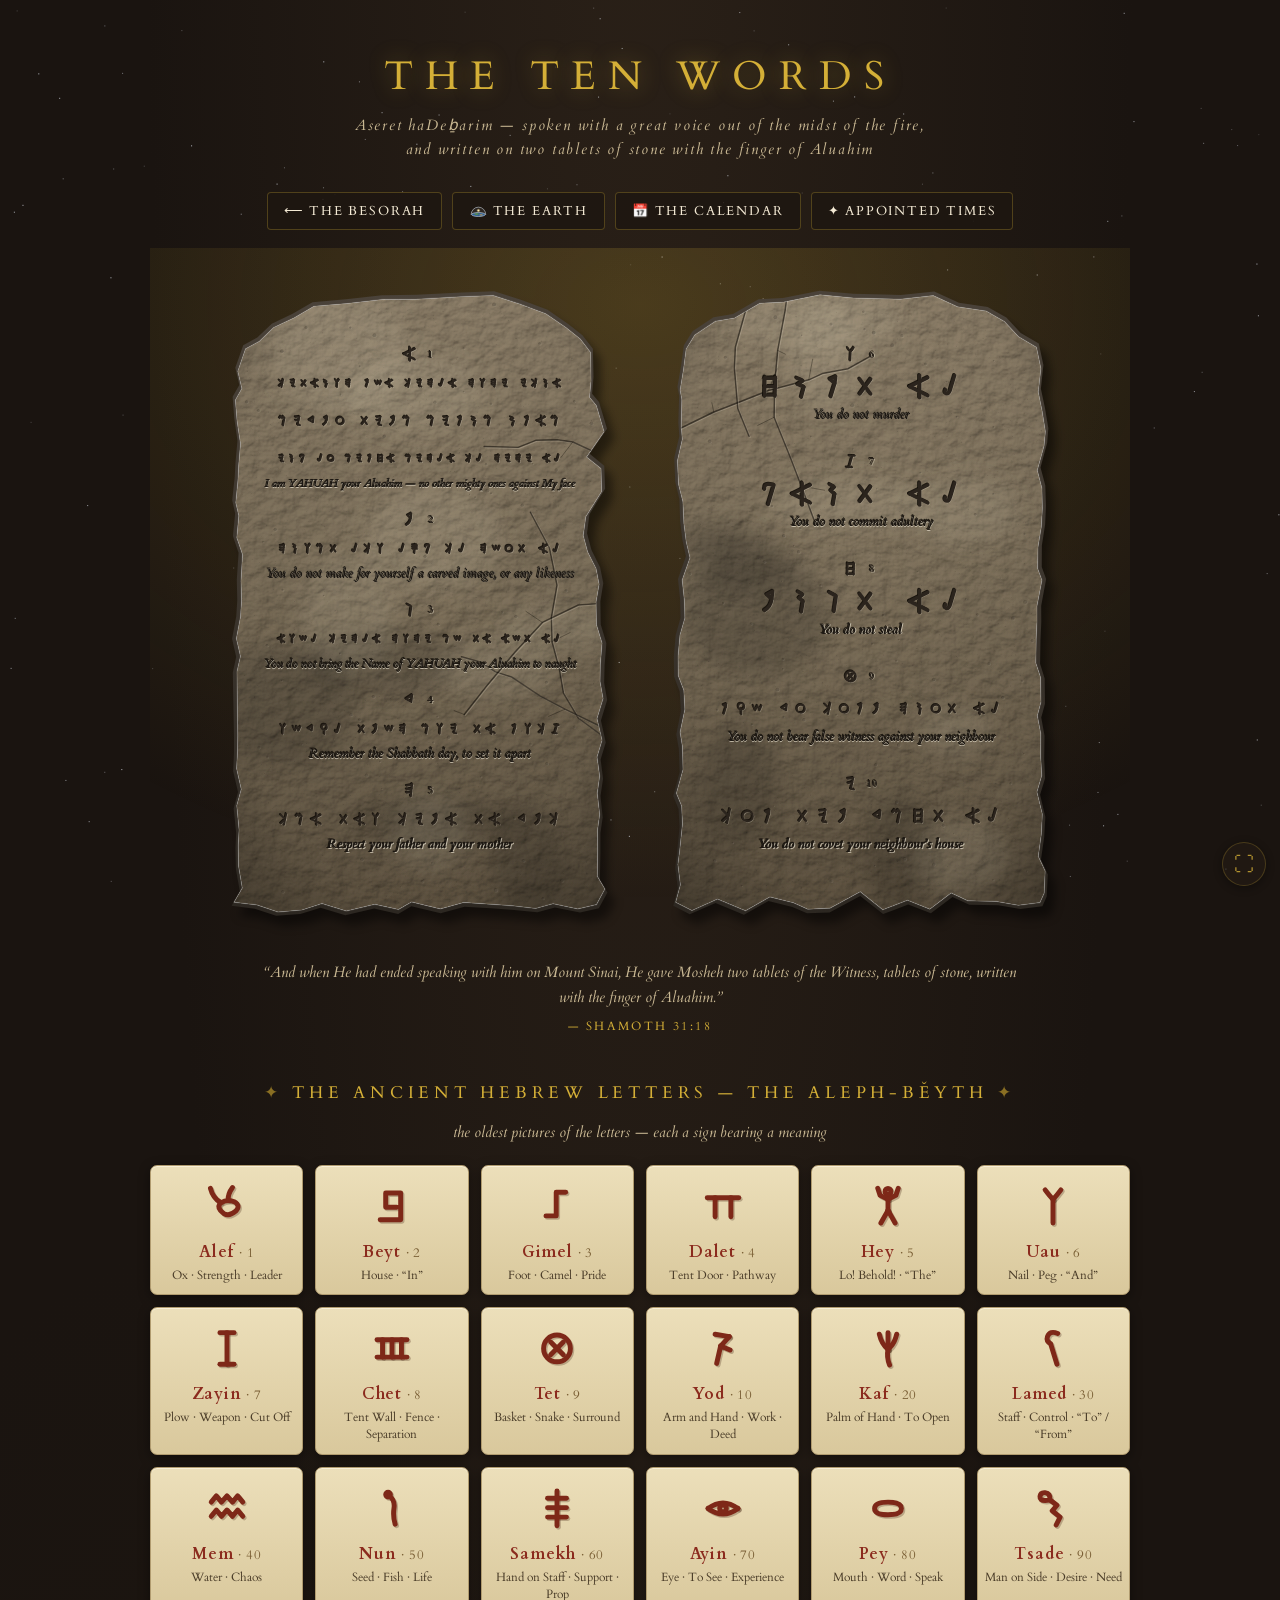
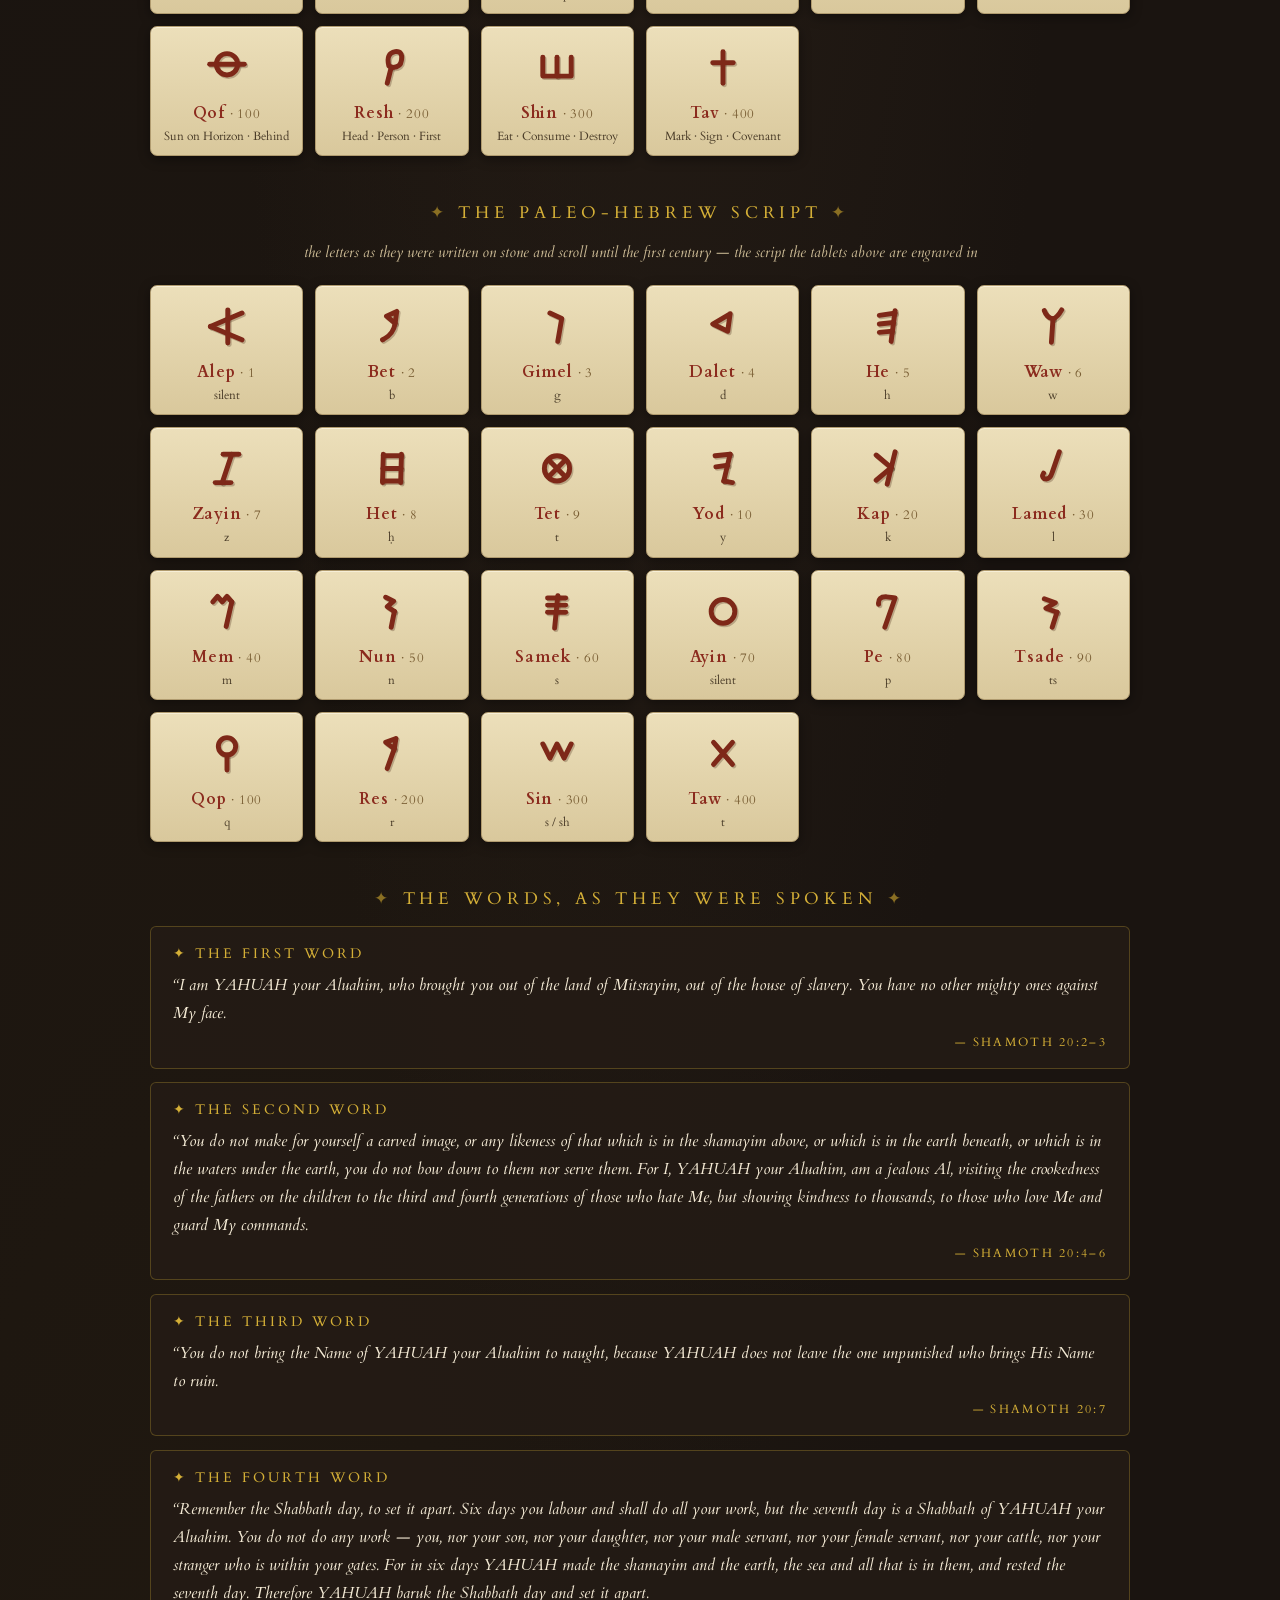
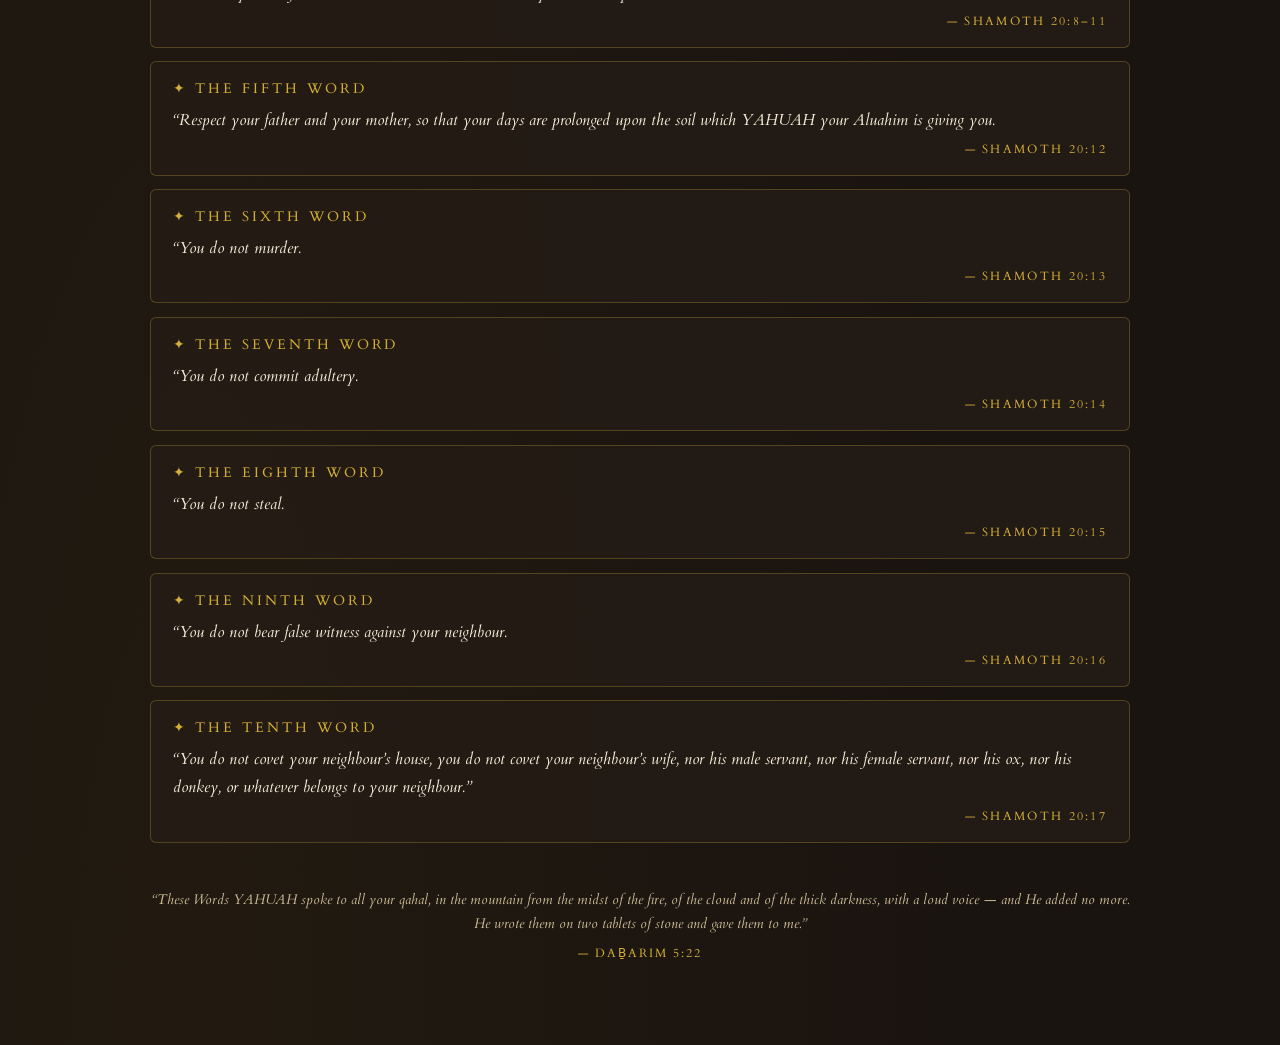
<file: Extra Features/ten-commandments.html>
<!DOCTYPE html>
<html lang="en">
<head>
<meta charset="UTF-8">
<meta name="viewport" content="width=device-width, initial-scale=1.0">
<meta name="theme-color" content="#1a1410">
<link rel="icon" href="data:image/svg+xml,%3Csvg%20xmlns%3D%22http%3A%2F%2Fwww.w3.org%2F2000%2Fsvg%22%20viewBox%3D%220%200%2032%2032%22%3E%3Crect%20width%3D%2232%22%20height%3D%2232%22%20rx%3D%226%22%20fill%3D%22%231a1410%22%2F%3E%3Cpath%20d%3D%22M8%207h16v18H8z%22%20fill%3D%22none%22%20stroke%3D%22%23d4af37%22%20stroke-width%3D%222%22%2F%3E%3Cpath%20d%3D%22M16%207v18M11%2012h3M18%2012h3M11%2017h3M18%2017h3%22%20stroke%3D%22%23d4af37%22%20stroke-width%3D%221.5%22%2F%3E%3C%2Fsvg%3E">
<meta name="mobile-web-app-capable" content="yes">
<meta name="apple-mobile-web-app-capable" content="yes">
<meta name="apple-mobile-web-app-status-bar-style" content="black-translucent">
<link href="../assets/fonts/cardo.css" rel="stylesheet">
<title>THE TEN WORDS — Aseret haDeḇarim</title>
<style>
  :root{ --gold:#d4af37; --gold-dim:#8a6f23; --ink:#f4ead5; --dim:#c9b893;
    --bg:#1a1410; --panel:rgba(37,28,22,.80); --rule:rgba(212,175,55,.28); }
  *{ box-sizing:border-box; margin:0; padding:0; }
  html,body{ background:var(--bg); color:var(--ink);
    font-family:'Cardo',Georgia,'Times New Roman',serif; min-height:100%; }
  body{ background:
    radial-gradient(ellipse at 50% -12%, #2b2118 0%, transparent 55%),
    radial-gradient(ellipse at 15% 100%, #221a10 0%, transparent 50%), var(--bg);
    padding-bottom:9vh; }
  #stars{ position:fixed; inset:0; z-index:0; pointer-events:none; }
  .wrap{ position:relative; z-index:1; max-width:1020px; margin:0 auto; padding:0 20px; }
  header{ text-align:center; padding:5.5vh 0 1vh; }
  header .t{ font-size:clamp(22px,4.4vmin,40px); letter-spacing:.3em; color:var(--gold);
    text-shadow:0 0 22px rgba(212,175,55,.4); }
  header .s{ margin-top:1.2vh; font-style:italic; color:var(--dim);
    font-size:clamp(11px,1.8vmin,15px); letter-spacing:.12em; line-height:1.6; }
  .nav{ display:flex; justify-content:center; gap:10px; margin:2.4vh 0 1vh; flex-wrap:wrap; }
  .btn{ background:rgba(30,23,17,.85); color:var(--ink); border:1px solid var(--rule);
    border-radius:4px; padding:9px 16px; font-family:inherit; letter-spacing:.14em;
    font-size:clamp(10px,1.6vmin,13px); cursor:pointer; text-transform:uppercase;
    text-decoration:none; transition:all .18s; display:inline-block; }
  .btn:hover{ background:rgba(212,175,55,.14); border-color:var(--gold); }
  #tablets{ display:block; width:100%; height:auto; margin:2vh 0 1vh; }
  .cap{ text-align:center; font-style:italic; color:var(--dim); line-height:1.7;
    font-size:clamp(11.5px,1.85vmin,14.5px); max-width:760px; margin:0 auto; }
  .cap .r{ color:var(--gold); font-style:normal; letter-spacing:.2em;
    font-size:clamp(9.5px,1.5vmin,12px); margin-top:.6vh; }
  h2{ font-size:clamp(13px,2.2vmin,17px); letter-spacing:.28em; color:var(--gold);
    text-align:center; margin:5vh 0 1.8vh; font-weight:normal; }
  h2::before,h2::after{ content:'  ✦  '; color:var(--gold-dim); }
  .word{ background:var(--panel); border:1px solid var(--rule); border-radius:6px;
    padding:2vh 22px; margin-bottom:1.5vh; }
  .word .n{ color:var(--gold); letter-spacing:.22em; font-size:clamp(11px,1.7vmin,13.5px);
    margin-bottom:.9vh; }
  .word .q{ font-style:italic; line-height:1.75; color:#f4ead5;
    font-size:clamp(13px,2.05vmin,16px); }
  .word .r{ margin-top:.8vh; text-align:right; color:var(--gold); letter-spacing:.2em;
    font-size:clamp(9.5px,1.5vmin,11.5px); }
  #alephbeth,#script{ display:grid; grid-template-columns:repeat(auto-fill,minmax(146px,1fr));
    gap:12px; margin:2.2vh 0 1vh; }
  .ab{ background:linear-gradient(180deg,#ecdfba,#d9c89c); border:1px solid #b09b6f;
    border-radius:7px; text-align:center; padding:12px 6px 10px;
    box-shadow:0 3px 12px rgba(0,0,0,.4), inset 0 1px 0 rgba(255,250,235,.6); }
  .ab svg{ display:block; width:58px; height:58px; margin:0 auto 5px; }
  .ab .nm{ color:#8b2b1e; font-weight:bold; font-size:clamp(13px,2vmin,16px);
    letter-spacing:.05em; }
  .ab .no{ color:#7a5f35; font-weight:normal; font-size:.82em; }
  .ab .mn{ color:#4a3c28; font-size:clamp(10px,1.55vmin,11.5px); line-height:1.5;
    margin-top:4px; }
  footer{ text-align:center; margin-top:5vh; color:var(--dim); font-style:italic;
    font-size:clamp(11px,1.75vmin,14px); line-height:1.75; }
  footer .r{ color:var(--gold); letter-spacing:.18em; font-style:normal;
    font-size:clamp(9.5px,1.5vmin,11.5px); margin-top:.8vh; }
</style>
</head>
<body>
<canvas id="stars"></canvas>
<div class="wrap">
  <header>
    <div class="t">THE TEN WORDS</div>
    <div class="s">Aseret haDeḇarim — spoken with a great voice out of the midst of the fire,<br>
      and written on two tablets of stone with the finger of Aluahim</div>
  </header>
  <div class="nav">
    <a class="btn" href="../index.html">⟵ The Besorah</a>
    <a class="btn" href="earth.html"><svg class="earth-icon" style="height:1.05em;width:auto;vertical-align:-0.18em;margin-right:.35em" viewBox="0 0 36 26" xmlns="http://www.w3.org/2000/svg" aria-hidden="true" focusable="false"><path d="M4 20 A14 14 0 0 1 32 20" fill="rgba(232,238,244,.07)" stroke="#cfd8e3" stroke-width="1.1" stroke-linecap="round"/><circle cx="18" cy="12.5" r="2" fill="#ffe9a8"/><circle cx="18" cy="12.5" r="3.4" fill="rgba(255,233,168,.25)"/><ellipse cx="18" cy="20" rx="13" ry="3.8" fill="#2e5d8f"/><ellipse cx="14.5" cy="19.3" rx="4.6" ry="1.5" fill="#5a8f4e"/><ellipse cx="23" cy="20.6" rx="3.4" ry="1.2" fill="#b89a5e"/><ellipse cx="18" cy="20" rx="13" ry="3.8" fill="none" stroke="#e8eef4" stroke-width="1"/></svg>The Earth</a>
    <a class="btn" href="calendar-of-hanok.html">📅 The Calendar</a>
    <a class="btn" href="appointed-times.html">✦ Appointed Times</a>
  </div>

  <svg id="tablets" viewBox="0 0 1600 1150" xmlns="http://www.w3.org/2000/svg" role="img"
    aria-label="Two stone tablets bearing the Ten Words in Paleo-Hebrew"></svg>

  <div class="cap">
    “And when He had ended speaking with him on Mount Sinai, He gave Mosheh two tablets of the Witness,
    tablets of stone, written with the finger of Aluahim.”
    <div class="r">— SHAMOTH 31:18</div>
  </div>

  <h2>THE ANCIENT HEBREW LETTERS — THE ALEPH-BĔYTH</h2>
  <div class="cap">the oldest pictures of the letters — each a sign bearing a meaning</div>
  <div id="alephbeth"></div>

  <h2>THE PALEO-HEBREW SCRIPT</h2>
  <div class="cap">the letters as they were written on stone and scroll until the first century —
    the script the tablets above are engraved in</div>
  <div id="script"></div>

  <h2>THE WORDS, AS THEY WERE SPOKEN</h2>
  <div id="words"></div>

  <footer>
    “These Words YAHUAH spoke to all your qahal, in the mountain from the midst of the fire, of the cloud
    and of the thick darkness, with a loud voice — and He added no more. He wrote them on two tablets of
    stone and gave them to me.”
    <div class="r">— DAḆARIM 5:22</div>
  </footer>
</div>

<script>
'use strict';
/* ===================== the Paleo-Hebrew letters, drawn as strokes =====================
   Each letter of the old script, as on the earliest stones, given as strokes in a unit
   box (x right, y down). Final forms are the same shapes in the old script.            */
const PALEO={
  /* each letter drawn as its ancient picture, redrawn stroke for stroke
     after the chart of the ancient letters (tan card, dark red strokes) */
  'א':[['P','M',.08,.04,'Q',.14,.28,.34,.40],                               /* the ox head: two long horns */
       ['P','M',.64,.02,'Q',.52,.18,.53,.34],
       ['P','M',.32,.42,'Q',.52,.30,.68,.38,'Q',.86,.48,.72,.62,
             'Q',.56,.76,.42,.68,'Q',.24,.56,.32,.42,'Z']],                 /* and the head beneath them */
  'ב':[[[.62,.52],[.34,.52],[.34,.16],[.72,.16],[.72,.84],[.20,.84]]],      /* the house, its floor-plan */
  'ג':[[[.72,.14],[.48,.14],[.48,.74],[.22,.74]]],                          /* the leg bent at the hip, the foot stepping */
  'ד':[[[.10,.28],[.90,.28]],[[.30,.28],[.30,.76]],[[.70,.28],[.70,.76]]],  /* the tent door, hanging in its frame */
  'ה':[['c',.5,.12,.075],[[.5,.20],[.5,.60]],
       [[.5,.32],[.30,.22],[.24,.04]],[[.5,.32],[.70,.22],[.76,.04]],       /* the man with lifted hands: Lo! Behold! */
       [[.5,.60],[.32,.92]],[[.5,.60],[.68,.92]]],
  'ו':[['P','M',.30,.08,'Q',.42,.24,.5,.32],['P','M',.70,.08,'Q',.58,.24,.5,.32],
       [[.5,.32],[.5,.92]]],                                                /* the nail, the peg */
  'ז':[[[.32,.10],[.68,.10]],[[.5,.10],[.5,.90]],[[.32,.90],[.68,.90]]],    /* the plow, the cutting tool */
  'ח':[[[.12,.28],[.88,.28]],[[.12,.72],[.88,.72]],
       [[.26,.28],[.26,.72]],[[.5,.28],[.5,.72]],[[.74,.28],[.74,.72]]],    /* the tent wall, a standing fence */
  'ט':[['c',.5,.5,.34],[[.34,.34],[.66,.66]],[[.66,.34],[.34,.66]]],        /* the basket: surround */
  'י':[[[.30,.14],[.66,.20]],[[.66,.20],[.44,.44]],[[.44,.44],[.68,.54]],[[.44,.44],[.34,.88]]], /* the arm and hand */
  'כ':[['P','M',.5,.52,'Q',.34,.40,.28,.14],['P','M',.5,.52,'L',.5,.10],
       ['P','M',.5,.52,'Q',.66,.40,.72,.14],['P','M',.5,.52,'Q',.46,.72,.54,.92]], /* the open palm */
  'ל':[['P','M',.62,.12,'Q',.42,.04,.36,.20,'Q',.32,.32,.44,.38,'L',.60,.90]],     /* the shepherd staff */
  'מ':[[[.10,.34],[.23,.18],[.36,.34],[.5,.18],[.64,.34],[.77,.18],[.90,.34]],
       [[.10,.70],[.23,.54],[.36,.70],[.5,.54],[.64,.70],[.77,.54],[.90,.70]]],    /* water, the waves */
  'נ':[['c',.40,.15,.06],
       ['P','M',.45,.20,'Q',.58,.30,.55,.50,'Q',.52,.70,.58,.90]],          /* the sprouting seed: the head, and the tail curving down */
  'ס':[[[.5,.06],[.5,.94]],[[.26,.24],[.74,.24]],[[.26,.48],[.74,.48]],[[.26,.72],[.74,.72]]],  /* the hand on the staff: a prop */
  'ע':[['P','M',.12,.50,'Q',.50,.22,.88,.50],
       ['P','M',.12,.50,'Q',.50,.78,.88,.50],['c',.5,.5,.085]],             /* the eye that sees: the lids, and the iris within */
  'פ':[['P','M',.16,.50,'Q',.16,.34,.50,.34,'Q',.84,.34,.84,.50,
        'Q',.84,.66,.50,.66,'Q',.16,.66,.16,.50,'Z']],                      /* the mouth: the closed lips */
  'צ':[['P','M',.42,.28,'Q',.44,.12,.30,.10,'Q',.18,.09,.17,.20,'Q',.16,.30,.30,.30,'L',.40,.29],
       ['P','M',.42,.28,'L',.60,.42,'L',.48,.56,'L',.68,.72,'L',.58,.92]],  /* the man on his side: the curled head, the body trailing */
  'ק':[['c',.5,.42,.27],[[.06,.42],[.94,.42]]],                             /* the sun on the horizon */
  'ר':[['P','M',.42,.46,'Q',.34,.14,.58,.10,'Q',.78,.08,.74,.32,
        'Q',.72,.50,.52,.50,'L',.42,.46,'Z'],['P','M',.48,.50,'L',.38,.90]],/* the head, and the neck beneath */
  'ש':[[[.14,.24],[.14,.72],[.86,.72],[.86,.24]],[[.5,.24],[.5,.72]]],      /* the two front teeth: eat, consume */
  'ת':[[[.5,.10],[.5,.90]],[[.24,.38],[.76,.38]]],                          /* the mark: two crossed sticks */
};
const FINALS={'ך':'כ','ם':'מ','ן':'נ','ף':'פ','ץ':'צ'};

/* ===================== the Paleo-Hebrew script =====================
   The letters as they were written on stone and scroll until the first
   century A.D. — rendered as accurately as possible from the script chart.
   (Tsade is not on the chart; it is drawn after the same script's manner.) */
const SCRIPT={
  'א':[['P','M',.08,.50,'L',.88,.16],['P','M',.08,.50,'L',.88,.84],
       ['P','M',.52,.08,'L',.52,.92]],                                      /* alep: the ox head laid sideways — the muzzle points left, the upright crosses the horns */
  'ב':[[[.62,.12],[.36,.24],[.58,.42],[.62,.12]],
       ['P','M',.58,.42,'Q',.54,.70,.26,.84]],                              /* bet */
  'ג':[[[.32,.16],[.62,.30],[.52,.88]]],                                    /* gimel */
  'ד':[[[.68,.18],[.24,.44],[.62,.62],[.68,.18]]],                          /* dalet: the triangle */
  'ה':[[[.68,.10],[.58,.88]],[[.68,.16],[.28,.22]],
       [[.64,.40],[.28,.44]],[[.61,.62],[.28,.65]]],                        /* he: the three arms */
  'ו':[['P','M',.28,.10,'Q',.34,.28,.5,.31],['P','M',.72,.08,'Q',.62,.26,.5,.31],
       [[.5,.31],[.46,.90]]],                                               /* waw */
  'ז':[[[.40,.14],[.80,.14]],[[.20,.86],[.60,.86]],[[.62,.14],[.38,.86]]],  /* zayin: the offset bars, the stroke slanting between */
  'ח':[[[.28,.14],[.26,.86]],[[.74,.14],[.72,.86]],
       [[.28,.18],[.74,.18]],[[.27,.50],[.73,.50]],[[.26,.82],[.72,.82]]],  /* het: the barred box */
  'ט':[['c',.5,.5,.32],[[.32,.32],[.68,.68]],[[.68,.32],[.32,.68]]],        /* tet */
  'י':[[[.30,.18],[.68,.14]],[[.68,.14],[.52,.82]],
       [[.62,.42],[.32,.46]],[[.52,.82],[.74,.86]]],                        /* yod: the bar, the arm, the leaning stem, the foot */
  'כ':[['P','M',.68,.08,'L',.48,.90],
       ['P','M',.20,.16,'L',.58,.48],['P','M',.20,.80,'L',.58,.48]],        /* kap: the backward K — two arms meeting the leaning stem */
  'ל':[['P','M',.66,.08,'L',.48,.60,'Q',.42,.80,.28,.76,'Q',.20,.72,.26,.62]], /* lamed: the coiled crook */
  'מ':[[[.14,.26],[.26,.12],[.38,.26],[.50,.12],[.62,.26]],[[.62,.26],[.48,.88]]], /* mem: waves and the long stroke */
  'נ':[[[.34,.14],[.54,.24],[.38,.38],[.56,.50]],[[.56,.50],[.48,.90]]],    /* nun */
  'ס':[[[.26,.16],[.72,.16]],[[.26,.34],[.72,.34]],[[.26,.52],[.72,.52]],
       [[.52,.10],[.44,.92]]],                                              /* samek: the pillar through the bars */
  'ע':[['c',.5,.5,.30]],                                                    /* ayin: the open eye */
  'פ':[['P','M',.26,.32,'Q',.24,.12,.46,.13,'L',.68,.16,'L',.42,.90]],      /* pe: the curled lip, the long stroke falling away */
  'צ':[[[.28,.18],[.56,.28],[.32,.42],[.60,.52]],[[.60,.52],[.48,.90]]],    /* tsade, after the script's manner */
  'ק':[['c',.5,.32,.22],[[.5,.54],[.5,.92]]],                               /* qop */
  'ר':[[[.60,.12],[.34,.22],[.56,.38],[.60,.12]],[[.56,.38],[.38,.88]]],    /* res */
  'ש':[[[.14,.26],[.32,.62],[.5,.26],[.68,.62],[.86,.26]]],                 /* sin: the pointed teeth */
  'ת':[[[.26,.22],[.74,.78]],[[.74,.22],[.26,.78]]],                        /* taw: the crossed mark */
};

/* the Ten Words, each command in full, with the Besorah's own English */
const WORDS1=[
 {rows:['אנכי יהוה אלהיך אשר הוצאתיך','מארץ מצרים מבית עבדים','לא יהיה לך אלהים אחרים על פני'],
  en:'I am YAHUAH your Aluahim — no other mighty ones against My face'},
 {rows:['לא תעשה לך פסל וכל תמונה'], en:'You do not make for yourself a carved image, or any likeness'},
 {rows:['לא תשא את שם יהוה אלהיך לשוא'], en:'You do not bring the Name of YAHUAH your Aluahim to naught'},
 {rows:['זכור את יום השבת לקדשו'], en:'Remember the Shabbath day, to set it apart'},
 {rows:['כבד את אביך ואת אמך'], en:'Respect your father and your mother'},
];
const WORDS2=[
 {rows:['לא תרצח'], en:'You do not murder'},
 {rows:['לא תנאף'], en:'You do not commit adultery'},
 {rows:['לא תגנב'], en:'You do not steal'},
 {rows:['לא תענה ברעך עד שקר'], en:'You do not bear false witness against your neighbour'},
 {rows:['לא תחמד בית רעך'], en:'You do not covet your neighbour’s house'},
];

const NS='http://www.w3.org/2000/svg';
const svg=document.getElementById('tablets');
const el=(n,at,parent)=>{ const e=document.createElementNS(NS,n);
  for(const k in at) e.setAttribute(k,at[k]); (parent||svg).appendChild(e); return e; };

/* ---------- stone ---------- */
const defs=el('defs',{});
{ const gr=el('linearGradient',{id:'stone',x1:'0',y1:'0',x2:'0',y2:'1'},defs);
  el('stop',{offset:'0%','stop-color':'#9a9082'},gr);
  el('stop',{offset:'45%','stop-color':'#867d6f'},gr);
  el('stop',{offset:'100%','stop-color':'#675e51'},gr);
  const gr2=el('linearGradient',{id:'stoneEdge',x1:'0',y1:'0',x2:'0',y2:'1'},defs);
  el('stop',{offset:'0%','stop-color':'#4a4239'},gr2);
  el('stop',{offset:'100%','stop-color':'#2c2721'},gr2);
  const gl=el('radialGradient',{id:'sinaiGlow',cx:'50%',cy:'8%',r:'85%'},defs);
  el('stop',{offset:'0%','stop-color':'rgba(212,175,55,.20)'},gl);
  el('stop',{offset:'100%','stop-color':'rgba(212,175,55,0)'},gl);
  const vg=el('radialGradient',{id:'stoneVignette',cx:'50%',cy:'46%',r:'74%'},defs);
  el('stop',{offset:'0%','stop-color':'rgba(0,0,0,0)'},vg);
  el('stop',{offset:'72%','stop-color':'rgba(0,0,0,.06)'},vg);
  el('stop',{offset:'100%','stop-color':'rgba(0,0,0,.32)'},vg);
  const bl=el('filter',{id:'softBlur',x:'-60%',y:'-60%',width:'220%',height:'220%'},defs);
  el('feGaussianBlur',{stdDeviation:16},bl);
  const sh=el('filter',{id:'dropSoft',x:'-20%',y:'-20%',width:'140%',height:'140%'},defs);
  el('feGaussianBlur',{stdDeviation:8},sh);
}
el('rect',{x:0,y:0,width:1600,height:1150,fill:'url(#sinaiGlow)'});

/* raise fractal noise into raking light and multiply it over the stone's own colour:
   this is what gives the rock its pitted, granular face */
function stoneTexture(id,seed){
  const f=el('filter',{id,x:'-6%',y:'-6%',width:'112%',height:'112%'},defs);
  el('feTurbulence',{type:'fractalNoise',baseFrequency:'0.035 0.045',numOctaves:'5',seed:String(seed),result:'n'},f);
  const lt=el('feDiffuseLighting',{in:'n','lighting-color':'#f5ecd9',surfaceScale:'4.2',diffuseConstant:'1.05',result:'lt'},f);
  el('feDistantLight',{azimuth:'232',elevation:'56'},lt);
  el('feComposite',{in:'lt',in2:'SourceGraphic',operator:'arithmetic',k1:'1',k2:'0',k3:'0',k4:'0',result:'lit'},f);
  /* a second, finer grain: dark speckle ground into the face */
  el('feTurbulence',{type:'fractalNoise',baseFrequency:'0.26 0.3',numOctaves:'2',seed:String(seed*3+1),result:'sp'},f);
  el('feColorMatrix',{in:'sp',type:'matrix',
    values:'.55 .55 .55 0 .38 .55 .55 .55 0 .38 .55 .55 .55 0 .38 0 0 0 0 1',result:'spw'},f);
  el('feBlend',{in:'lit',in2:'spw',mode:'multiply',result:'sl'},f);
  el('feComposite',{in:'sl',in2:'SourceAlpha',operator:'in'},f);
}

function mulberry(a){ return function(){ a|=0; a=a+0x6D2B79F5|0; let t=Math.imul(a^a>>>15,1|a);
  t=t+Math.imul(t^t>>>7,61|t)^t; return ((t^t>>>14)>>>0)/4294967296; }; }

/* hew the outline: a rounded-top slab whose every edge is broken a little,
   with a few deeper chips where the years have bitten */
function hewnOutline(x,w,y,h,rng){
  const r=w*.42, sh=r*.62, pts=[];
  const q=(p0,c,p1,t)=>({X:(1-t)*(1-t)*p0.X+2*(1-t)*t*c.X+t*t*p1.X,
                         Y:(1-t)*(1-t)*p0.Y+2*(1-t)*t*c.Y+t*t*p1.Y});
  for(let yy=y+h; yy>y+sh; yy-=32) pts.push({X:x,Y:yy});
  for(let t=0;t<=1.001;t+=.11) pts.push(q({X:x,Y:y+sh},{X:x,Y:y},{X:x+w/2,Y:y},t));
  for(let t=.11;t<=1.001;t+=.11) pts.push(q({X:x+w/2,Y:y},{X:x+w,Y:y},{X:x+w,Y:y+sh},t));
  for(let yy=y+sh+32; yy<y+h; yy+=32) pts.push({X:x+w,Y:yy});
  const baseFrom=pts.length;
  for(let xx=x+w; xx>x; xx-=38) pts.push({X:xx,Y:y+h});
  pts.forEach((p,i)=>{ const amp=i>=baseFrom?11:7;   /* the base breaks roughest */
    p.X+=(rng()*2-1)*amp; p.Y+=(rng()*2-1)*amp; });
  const cx0=x+w/2, cy0=y+h/2, chips=3+Math.floor(rng()*2);
  for(let c=0;c<chips;c++){
    const at=Math.floor(rng()*pts.length), span=2+Math.floor(rng()*3), deep=14+rng()*20;
    for(let k=0;k<=span;k++){
      const p=pts[(at+k)%pts.length], f=Math.sin(Math.PI*k/span)*deep;
      const dx=cx0-p.X, dy=cy0-p.Y, dl=Math.hypot(dx,dy)||1;
      p.X+=dx/dl*f; p.Y+=dy/dl*f;
    }
  }
  return pts;
}
const toPath=pts=>'M '+pts.map(p=>p.X.toFixed(1)+' '+p.Y.toFixed(1)).join(' L ')+' Z';
const insetPts=(pts,d)=>{
  const cx=pts.reduce((s,p)=>s+p.X,0)/pts.length, cy=pts.reduce((s,p)=>s+p.Y,0)/pts.length;
  return pts.map(p=>{ const dx=cx-p.X, dy=cy-p.Y, dl=Math.hypot(dx,dy)||1;
    return {X:p.X+dx/dl*d, Y:p.Y+dy/dl*d}; });
};

function drawTablet(x,w,y,h,words,seed,startN){
  const rng=mulberry(seed);
  const outer=hewnOutline(x,w,y,h,rng);
  const face=insetPts(outer,7);
  const dOuter=toPath(outer), dFace=toPath(face);
  stoneTexture('rock'+seed,seed);
  /* the slab: cast shadow, dark broken rim, then the lit face of the rock */
  el('path',{d:toPath(outer.map(p=>({X:p.X+12,Y:p.Y+16}))),fill:'rgba(0,0,0,.45)',filter:'url(#dropSoft)'});
  el('path',{d:dOuter,fill:'url(#stoneEdge)'});
  el('path',{d:dFace,fill:'url(#stone)',filter:`url(#rock${seed})`});
  const cp=el('clipPath',{id:'clip'+seed},defs); el('path',{d:dFace},cp);
  const g=el('g',{'clip-path':`url(#clip${seed})`});
  /* weathering: soft stains of age, light and dark */
  for(let i=0;i<11;i++){
    el('ellipse',{cx:x+30+rng()*(w-60),cy:y+40+rng()*(h-80),rx:34+rng()*110,ry:24+rng()*80,
      fill:rng()<.55?'rgba(24,18,10,.16)':'rgba(255,242,214,.10)',filter:'url(#softBlur)'},g);
  }
  /* pocking: each pit dark with a fleck of light on its lower lip */
  for(let i=0;i<90;i++){
    const px=x+16+rng()*(w-32), py=y+18+rng()*(h-36), pr=.8+rng()*2.4;
    el('circle',{cx:px+1.1,cy:py+1.1,r:pr,fill:'rgba(255,246,224,.10)'},g);
    el('circle',{cx:px,cy:py,r:pr,fill:'rgba(15,11,6,.22)'},g);
  }
  /* cracks: each wanders in from an edge, forks, and catches the light on its lower lip */
  const cracks=3+Math.floor(rng()*2);
  for(let c=0;c<cracks;c++){
    let px,py,ang; const edge=rng();
    if(edge<.35){ px=x+w*.12+rng()*w*.76; py=y+2; ang=Math.PI*.5+(rng()-.5)*.8; }
    else if(edge<.6){ px=x+2; py=y+h*.2+rng()*h*.65; ang=(rng()-.5)*.9; }
    else if(edge<.85){ px=x+w-2; py=y+h*.2+rng()*h*.65; ang=Math.PI+(rng()-.5)*.9; }
    else { px=x+w*.12+rng()*w*.76; py=y+h-2; ang=-Math.PI*.5+(rng()-.5)*.8; }
    const main=[[px,py]], forks=[];
    const steps=5+Math.floor(rng()*4);
    for(let s2=0;s2<steps;s2++){
      const len=24+rng()*46; ang+=(rng()-.5)*.9;
      px+=Math.cos(ang)*len; py+=Math.sin(ang)*len;
      main.push([px,py]);
      if(rng()<.32){
        const ba=ang+(rng()<.5?1:-1)*(.7+rng()*.7), bl2=14+rng()*26;
        forks.push([px,py,px+Math.cos(ba)*bl2,py+Math.sin(ba)*bl2]);
      }
    }
    const line=pts=>'M '+pts.map(p=>p[0].toFixed(1)+' '+p[1].toFixed(1)).join(' L ');
    el('path',{d:line(main.map(p=>[p[0]+1.7,p[1]+1.5])),fill:'none',
      stroke:'rgba(255,246,224,.20)','stroke-width':2.2,'stroke-linecap':'round','stroke-linejoin':'round'},g);
    el('path',{d:line(main),fill:'none',
      stroke:'rgba(12,9,5,.55)','stroke-width':2.4,'stroke-linecap':'round','stroke-linejoin':'round'},g);
    for(const b of forks)
      el('path',{d:`M ${b[0].toFixed(1)} ${b[1].toFixed(1)} L ${b[2].toFixed(1)} ${b[3].toFixed(1)}`,
        fill:'none',stroke:'rgba(12,9,5,.4)','stroke-width':1.4,'stroke-linecap':'round'},g);
  }
  /* the light falls off toward the broken edges, and a faint rim catches it */
  el('path',{d:dFace,fill:'url(#stoneVignette)'},g);
  el('path',{d:dFace,fill:'none',stroke:'rgba(255,248,230,.14)','stroke-width':2});

  /* the Words, engraved: numbered one to ten, each command in full */
  const pad=h*.095, numH=34, capH=30, gapMin=22;
  const totalRows=words.reduce((s,wd)=>s+wd.rows.length,0);
  const avail=h-pad*1.8;
  const fixed=words.length*(numH+capH);
  let rowH=(avail-fixed-gapMin*(words.length-1))/totalRows;
  rowH=Math.min(rowH,72);
  const gap=(avail-fixed-rowH*totalRows)/(words.length-1);
  let cy=y+pad*.9;
  words.forEach((wd,i)=>{
    const n=startN+i;                             /* the number above the command — the letter IS the number */
    const NUMLET=['','א','ב','ג','ד','ה','ו','ז','ח','ט','י'];
    drawPaleo(NUMLET[n], x+w/2-16, cy+numH*.5, 26);
    for(const p of [[-1.3,-1.3,'rgba(20,16,10,.9)'],[1,1,'rgba(255,248,230,.35)'],[0,0,'#2b241d']]){
      const t=el('text',{x:x+w/2+18+p[0],y:cy+numH*.66+p[1],'text-anchor':'middle',
        'font-family':'Cardo,Georgia,serif','font-weight':'bold','font-size':17,fill:p[2]},svg);
      t.textContent=String(n);
    }
    cy+=numH;
    for(const row of wd.rows){
      const chars=[...row], nL=chars.filter(c=>c!==' ').length, nS=chars.length-nL;
      const fit=(w*.78)/(1.2*nL+.84*nS);
      drawPaleo(row, x+w/2, cy+rowH*.5, Math.min(rowH*.6, fit));
      cy+=rowH;
    }
    if(wd.en){
      const caps=[];
      for(const p of [[-1.2,-1.2,'rgba(20,16,10,.85)'],[1.1,1.1,'rgba(255,248,230,.6)'],[0,0,'#1c1712']]){
        const t=el('text',{x:x+w/2+p[0],y:cy+capH*.55+p[1],'text-anchor':'middle',
          'font-family':'Cardo,Georgia,serif','font-style':'italic','font-weight':'600',
          'font-size':21,fill:p[2]},svg);
        t.textContent=wd.en; caps.push(t);
      }
      const tl=caps[2].getComputedTextLength();     /* a long word must still keep off the broken edge */
      if(tl>w*.88) caps.forEach(t=>t.setAttribute('font-size',(21*w*.88/tl).toFixed(1)));
      cy+=capH;
    }
    cy+=gap;
  });
}

/* engrave one line of the old script, right to left */
function drawPaleo(str,cx,cy,size){
  const chars=[...str];
  const adv=size*.86, gap=size*.34;
  let widthTotal=0;
  for(const ch of chars) widthTotal+=(ch===' '? size*.5 : adv)+gap;
  widthTotal-=gap;
  let px=cx+widthTotal/2;                        /* begin at the right: the old tongue reads rightward */
  for(const ch of chars){
    if(ch===' '){ px-=size*.5+gap; continue; }
    const glyph=SCRIPT[FINALS[ch]||ch];          /* the tablets are written in the paleo script */
    if(glyph){
      px-=adv;
      engraveGlyph(glyph,px,cy-size*.5,adv,size);
      px-=gap;
    }
  }
}
function glyphStrokes(parent,glyph,gx,gy,gw,gh,passes){
  for(const pass of passes){
    for(const st of glyph){
      if(st[0]==='c'){
        el('circle',{cx:gx+st[1]*gw+pass.dx,cy:gy+st[2]*gh+pass.dy,r:st[3]*gh,
          fill:'none',stroke:pass.col,'stroke-width':pass.w},parent);
      } else if(st[0]==='P'){                       /* curved stroke: SVG tokens, unit coords */
        let d='',i=1;
        while(i<st.length){
          if(typeof st[i]==='string'){ d+=st[i]+' '; i++; }
          else { d+=(gx+st[i]*gw+pass.dx)+' '+(gy+st[i+1]*gh+pass.dy)+' '; i+=2; }
        }
        el('path',{d,fill:'none',stroke:pass.col,'stroke-width':pass.w,
          'stroke-linecap':'round','stroke-linejoin':'round'},parent);
      } else {
        let d='';
        st.forEach((pt,i)=>{ d+=(i?'L':'M')+(gx+pt[0]*gw+pass.dx)+' '+(gy+pt[1]*gh+pass.dy)+' '; });
        el('path',{d,fill:'none',stroke:pass.col,'stroke-width':pass.w,
          'stroke-linecap':'round','stroke-linejoin':'round'},parent);
      }
    }
  }
}
function engraveGlyph(glyph,gx,gy,gw,gh){
  const sw=Math.max(3,gh*.13);
  glyphStrokes(svg,glyph,gx,gy,gw,gh,[
    {dx:-1.4,dy:-1.4,col:'rgba(20,16,10,.9)',w:sw},
    {dx:1.1,dy:1.1,col:'rgba(255,248,230,.30)',w:sw*.8},
    {dx:0,dy:0,col:'#2b241d',w:sw} ]);
}

drawTablet(140,600,70,1010,WORDS1,7,1);
drawTablet(860,600,70,1010,WORDS2,23,6);

/* every letter is also a number: the ones, the tens, the hundreds */
const GEMATRIA={'א':1,'ב':2,'ג':3,'ד':4,'ה':5,'ו':6,'ז':7,'ח':8,'ט':9,'י':10,
  'כ':20,'ל':30,'מ':40,'נ':50,'ס':60,'ע':70,'פ':80,'צ':90,'ק':100,'ר':200,'ש':300,'ת':400};

/* ---------- the aleph-bĕyth, as on the chart of the ancient letters ---------- */
const ALEPHBETH=[
 ['א','Alef','Ox · Strength · Leader'],
 ['ב','Beyt','House · “In”'],
 ['ג','Gimel','Foot · Camel · Pride'],
 ['ד','Dalet','Tent Door · Pathway'],
 ['ה','Hey','Lo! Behold! · “The”'],
 ['ו','Uau','Nail · Peg · “And”'],
 ['ז','Zayin','Plow · Weapon · Cut Off'],
 ['ח','Chet','Tent Wall · Fence · Separation'],
 ['ט','Tet','Basket · Snake · Surround'],
 ['י','Yod','Arm and Hand · Work · Deed'],
 ['כ','Kaf','Palm of Hand · To Open'],
 ['ל','Lamed','Staff · Control · “To” / “From”'],
 ['מ','Mem','Water · Chaos'],
 ['נ','Nun','Seed · Fish · Life'],
 ['ס','Samekh','Hand on Staff · Support · Prop'],
 ['ע','Ayin','Eye · To See · Experience'],
 ['פ','Pey','Mouth · Word · Speak'],
 ['צ','Tsade','Man on Side · Desire · Need'],
 ['ק','Qof','Sun on Horizon · Behind'],
 ['ר','Resh','Head · Person · First'],
 ['ש','Shin','Eat · Consume · Destroy'],
 ['ת','Tav','Mark · Sign · Covenant'],
];
{ const box=document.getElementById('alephbeth');
  for(const [ch,nm,mn] of ALEPHBETH){
    const d=document.createElement('div'); d.className='ab';
    const s=document.createElementNS(NS,'svg');
    s.setAttribute('viewBox','0 0 100 100');
    s.setAttribute('role','img'); s.setAttribute('aria-label',nm);
    d.appendChild(s);
    glyphStrokes(s, PALEO[ch], 16, 15, 68, 68, [
      {dx:2.4,dy:2.6,col:'rgba(70,36,18,.28)',w:8.5},
      {dx:0,dy:0,col:'#7e2818',w:8.5} ]);
    const nmd=document.createElement('div'); nmd.className='nm';
    nmd.innerHTML=`${nm} <span class="no">· ${GEMATRIA[ch]}</span>`;
    const mnd=document.createElement('div'); mnd.className='mn'; mnd.textContent=mn;
    d.appendChild(nmd); d.appendChild(mnd);
    box.appendChild(d);
  } }

/* ---------- the paleo-hebrew script chart ---------- */
const SCRIPTCHART=[
 ['א','Alep','silent'],['ב','Bet','b'],['ג','Gimel','g'],['ד','Dalet','d'],
 ['ה','He','h'],['ו','Waw','w'],['ז','Zayin','z'],['ח','Het','ḥ'],
 ['ט','Tet','t'],['י','Yod','y'],['כ','Kap','k'],['ל','Lamed','l'],
 ['מ','Mem','m'],['נ','Nun','n'],['ס','Samek','s'],['ע','Ayin','silent'],
 ['פ','Pe','p'],['צ','Tsade','ts'],['ק','Qop','q'],['ר','Res','r'],
 ['ש','Sin','s / sh'],['ת','Taw','t'],
];
{ const box=document.getElementById('script');
  for(const [ch,nm,snd] of SCRIPTCHART){
    const d=document.createElement('div'); d.className='ab';
    const s=document.createElementNS(NS,'svg');
    s.setAttribute('viewBox','0 0 100 100');
    s.setAttribute('role','img'); s.setAttribute('aria-label',nm);
    d.appendChild(s);
    glyphStrokes(s, SCRIPT[ch], 16, 15, 68, 68, [
      {dx:2.4,dy:2.6,col:'rgba(70,36,18,.28)',w:8.5},
      {dx:0,dy:0,col:'#7e2818',w:8.5} ]);
    const nmd=document.createElement('div'); nmd.className='nm';
    nmd.innerHTML=`${nm} <span class="no">· ${GEMATRIA[ch]}</span>`;
    const mnd=document.createElement('div'); mnd.className='mn'; mnd.textContent=snd;
    d.appendChild(nmd); d.appendChild(mnd);
    box.appendChild(d);
  } }

/* ---------- the Words in full, from the Besorah ---------- */
const WORDS=[
 ['THE FIRST WORD','“I am YAHUAH your Aluahim, who brought you out of the land of Mitsrayim, out of the house of slavery. You have no other mighty ones against My face.','SHAMOTH 20:2–3'],
 ['THE SECOND WORD','“You do not make for yourself a carved image, or any likeness of that which is in the shamayim above, or which is in the earth beneath, or which is in the waters under the earth, you do not bow down to them nor serve them. For I, YAHUAH your Aluahim, am a jealous Al, visiting the crookedness of the fathers on the children to the third and fourth generations of those who hate Me, but showing kindness to thousands, to those who love Me and guard My commands.','SHAMOTH 20:4–6'],
 ['THE THIRD WORD','“You do not bring the Name of YAHUAH your Aluahim to naught, because YAHUAH does not leave the one unpunished who brings His Name to ruin.','SHAMOTH 20:7'],
 ['THE FOURTH WORD','“Remember the Shabbath day, to set it apart. Six days you labour and shall do all your work, but the seventh day is a Shabbath of YAHUAH your Aluahim. You do not do any work — you, nor your son, nor your daughter, nor your male servant, nor your female servant, nor your cattle, nor your stranger who is within your gates. For in six days YAHUAH made the shamayim and the earth, the sea and all that is in them, and rested the seventh day. Therefore YAHUAH baruk the Shabbath day and set it apart.','SHAMOTH 20:8–11'],
 ['THE FIFTH WORD','“Respect your father and your mother, so that your days are prolonged upon the soil which YAHUAH your Aluahim is giving you.','SHAMOTH 20:12'],
 ['THE SIXTH WORD','“You do not murder.','SHAMOTH 20:13'],
 ['THE SEVENTH WORD','“You do not commit adultery.','SHAMOTH 20:14'],
 ['THE EIGHTH WORD','“You do not steal.','SHAMOTH 20:15'],
 ['THE NINTH WORD','“You do not bear false witness against your neighbour.','SHAMOTH 20:16'],
 ['THE TENTH WORD','“You do not covet your neighbour’s house, you do not covet your neighbour’s wife, nor his male servant, nor his female servant, nor his ox, nor his donkey, or whatever belongs to your neighbour.”','SHAMOTH 20:17'],
];
{ const box=document.getElementById('words');
  for(const [n,q,r] of WORDS){
    const d=document.createElement('div'); d.className='word';
    d.innerHTML=`<div class="n">✦ ${n}</div><div class="q">${q}</div><div class="r">— ${r}</div>`;
    box.appendChild(d);
  } }

/* ---------- a quiet sky ---------- */
{ const sc=document.getElementById('stars'), sg=sc.getContext('2d');
  const fit=()=>{ const d=Math.min(3,Math.max(2,window.devicePixelRatio||1));
    sc.width=window.innerWidth*d; sc.height=window.innerHeight*d;
    sc.style.width=window.innerWidth+'px'; sc.style.height=window.innerHeight+'px';
    sg.setTransform(d,0,0,d,0,0);
    sg.clearRect(0,0,window.innerWidth,window.innerHeight);
    for(let i=0;i<180;i++){ sg.fillStyle=`rgba(235,240,250,${.15+Math.random()*.5})`;
      sg.fillRect(Math.random()*window.innerWidth,Math.random()*window.innerHeight,1.1,1.1); } };
  fit(); window.addEventListener('resize',fit);
}
</script>
<script src="../assets/besorah-fullscreen.js" defer></script>
</body>
</html>
</file>
<file: assets/style.css>
/* Cardo, bundled (SIL Open Font License, assets/fonts/OFL-Cardo.txt) so the
   reader needs no font service: latin + latin-ext carry every diacritic of
   the transliteration (ḇ ḥ ḵ ĕ …). */
@font-face { font-family: "Cardo"; font-style: normal; font-weight: 400; font-display: swap;
  src: url("fonts/cardo-latin-400-normal.woff2") format("woff2");
  unicode-range: U+0000-00FF, U+0131, U+0152-0153, U+02BB-02BC, U+02C6, U+02DA, U+02DC, U+0304, U+0308, U+0329, U+2000-206F, U+20AC, U+2122, U+2191, U+2193, U+2212, U+2215, U+FEFF, U+FFFD; }
@font-face { font-family: "Cardo"; font-style: normal; font-weight: 400; font-display: swap;
  src: url("fonts/cardo-latin-ext-400-normal.woff2") format("woff2");
  unicode-range: U+0100-02BA, U+02BD-02C5, U+02C7-02CC, U+02CE-02D7, U+02DD-02FF, U+0304, U+0308, U+0329, U+1D00-1DBF, U+1E00-1E9F, U+1EF2-1EFF, U+2020, U+20A0-20AB, U+20AD-20C0, U+2113, U+2C60-2C7F, U+A720-A7FF; }
@font-face { font-family: "Cardo"; font-style: italic; font-weight: 400; font-display: swap;
  src: url("fonts/cardo-latin-400-italic.woff2") format("woff2");
  unicode-range: U+0000-00FF, U+0131, U+0152-0153, U+02BB-02BC, U+02C6, U+02DA, U+02DC, U+0304, U+0308, U+0329, U+2000-206F, U+20AC, U+2122, U+2191, U+2193, U+2212, U+2215, U+FEFF, U+FFFD; }
@font-face { font-family: "Cardo"; font-style: italic; font-weight: 400; font-display: swap;
  src: url("fonts/cardo-latin-ext-400-italic.woff2") format("woff2");
  unicode-range: U+0100-02BA, U+02BD-02C5, U+02C7-02CC, U+02CE-02D7, U+02DD-02FF, U+0304, U+0308, U+0329, U+1D00-1DBF, U+1E00-1E9F, U+1EF2-1EFF, U+2020, U+20A0-20AB, U+20AD-20C0, U+2113, U+2C60-2C7F, U+A720-A7FF; }
@font-face { font-family: "Cardo"; font-style: normal; font-weight: 700; font-display: swap;
  src: url("fonts/cardo-latin-700-normal.woff2") format("woff2");
  unicode-range: U+0000-00FF, U+0131, U+0152-0153, U+02BB-02BC, U+02C6, U+02DA, U+02DC, U+0304, U+0308, U+0329, U+2000-206F, U+20AC, U+2122, U+2191, U+2193, U+2212, U+2215, U+FEFF, U+FFFD; }
@font-face { font-family: "Cardo"; font-style: normal; font-weight: 700; font-display: swap;
  src: url("fonts/cardo-latin-ext-700-normal.woff2") format("woff2");
  unicode-range: U+0100-02BA, U+02BD-02C5, U+02C7-02CC, U+02CE-02D7, U+02DD-02FF, U+0304, U+0308, U+0329, U+1D00-1DBF, U+1E00-1E9F, U+1EF2-1EFF, U+2020, U+20A0-20AB, U+20AD-20C0, U+2113, U+2C60-2C7F, U+A720-A7FF; }

/* ---- themes --------------------------------------------------------------
   Dark is the house colour; Light and Sepia are chosen in the "Aa" panel
   (assets/besorah-ui.js), and "Device" (the default) follows the system. */
:root {
  --bg: #1a1410;
  --panel: #251c16;
  --panel-hi: #2c211a;
  --panel-2: #2a2018;
  --ink: #f4ead5;
  --ink-dim: #c9b893;
  --gold: #d4af37;
  --gold-dim: #8a6f23;
  --rule: #4a3a28;
  --link: #f1d573;
  --link-hover: #fff3b8;
  --on-gold: #1a1410;
  --danger: #a3512b;
  --shadow: rgba(0,0,0,0.45);
  color-scheme: dark;
}
:root[data-theme="light"] {
  --bg: #fbf7ee; --panel: #f3ead8; --panel-hi: #efe3c9; --panel-2: #ece0c6;
  --ink: #2a2017; --ink-dim: #65543a; --gold: #85600f; --gold-dim: #c9a85a;
  --rule: #d8c7a2; --link: #74490a; --link-hover: #3d2700; --on-gold: #fffaf0;
  --danger: #a3412b; --shadow: rgba(60,40,10,0.18); color-scheme: light;
}
:root[data-theme="sepia"] {
  --bg: #f1e4c8; --panel: #e9d9b8; --panel-hi: #e4d2ad; --panel-2: #e2cfa8;
  --ink: #3b2a17; --ink-dim: #6a5232; --gold: #865a12; --gold-dim: #b8924c;
  --rule: #cdb486; --link: #74440a; --link-hover: #3a2300; --on-gold: #fff6e2;
  --danger: #a3412b; --shadow: rgba(70,45,10,0.2); color-scheme: light;
}
@media (prefers-color-scheme: light) {
  :root[data-theme="auto"], :root:not([data-theme]) {
    --bg: #fbf7ee; --panel: #f3ead8; --panel-hi: #efe3c9; --panel-2: #ece0c6;
    --ink: #2a2017; --ink-dim: #65543a; --gold: #85600f; --gold-dim: #c9a85a;
    --rule: #d8c7a2; --link: #74490a; --link-hover: #3d2700; --on-gold: #fffaf0;
    --danger: #a3412b; --shadow: rgba(60,40,10,0.18); color-scheme: light;
  }
}

/* Text size: every size in this sheet is in rem, so one factor scales the
   whole reader. */
html { font-size: calc(100% * var(--fs, 1)); }

/* Keyboard focus is always visible. */
:focus-visible { outline: 2px solid var(--gold); outline-offset: 2px; }


* { box-sizing: border-box; }

html, body {
  margin: 0;
  padding: 0;
  background: var(--bg);
  color: var(--ink);
  font-family: "Cardo", "EB Garamond", "Palatino Linotype", Palatino, Georgia, serif;
  line-height: 1.55;
  min-height: 100%;
}

a { color: var(--link); text-decoration: none; }
a:hover { color: var(--link-hover); text-decoration: underline; }

.site-header {
  border-bottom: 1px solid var(--rule);
  padding: 1.25rem 1.5rem;
  background: linear-gradient(180deg, var(--panel-hi) 0%, var(--bg) 100%);
  position: sticky;
  top: 0;
  z-index: 10;
}
.site-header h1 {
  margin: 0;
  font-size: 1.4rem;
  font-weight: 600;
  letter-spacing: 0.04em;
  color: var(--gold);
  text-align: center;
}
.site-header .sub {
  font-size: 0.85rem;
  color: var(--ink-dim);
  text-align: center;
  margin-top: 0.25rem;
  letter-spacing: 0.06em;
  text-transform: uppercase;
}
.site-header nav {
  margin-top: 0.6rem;
  text-align: center;
  font-size: 0.85rem;
}
.site-header nav a { margin: 0 0.6rem; }

main { max-width: 1100px; margin: 0 auto; padding: 1.5rem; }

.section {
  margin-bottom: 2.5rem;
}
.section h2 {
  color: var(--gold);
  font-weight: 500;
  letter-spacing: 0.06em;
  border-bottom: 1px solid var(--rule);
  padding-bottom: 0.4rem;
  margin-bottom: 0.8rem;
  font-size: 1.15rem;
  text-transform: uppercase;
}

.book-grid {
  display: grid;
  grid-template-columns: repeat(auto-fill, minmax(220px, 1fr));
  gap: 0.5rem 1rem;
}
.book-link {
  display: block;
  padding: 0.5rem 0.75rem;
  border-left: 2px solid transparent;
  transition: border-color 120ms, background 120ms;
}
.book-link:hover {
  border-left-color: var(--gold);
  background: rgba(212,175,55,0.05);
  text-decoration: none;
}
.book-link .heb {
  display: block;
  color: var(--link);
  font-size: 1.05rem;
  font-weight: 500;
  letter-spacing: 0.02em;
}
.book-link .eng {
  display: block;
  color: var(--ink-dim);
  font-size: 0.78rem;
  font-style: italic;
  margin-top: 0.1rem;
}

/* Book chapter index */
.book-title {
  text-align: center;
  margin-bottom: 0.4rem;
}
.book-title .heb {
  font-size: 2.2rem;
  color: var(--gold);
  letter-spacing: 0.04em;
}
.book-title .eng {
  color: var(--ink-dim);
  font-style: italic;
  font-size: 1rem;
}

.chapter-grid {
  display: grid;
  grid-template-columns: repeat(auto-fill, minmax(72px, 1fr));
  gap: 0.4rem;
  margin-top: 1.5rem;
}
.chapter-link {
  display: block;
  padding: 0.7rem 0.4rem;
  text-align: center;
  background: var(--panel);
  border: 1px solid var(--rule);
  border-radius: 3px;
  color: var(--link);
  font-size: 1rem;
  transition: all 120ms;
}
.chapter-link:hover {
  background: var(--gold);
  color: var(--on-gold);
  border-color: var(--gold);
  text-decoration: none;
}

/* Chapter page */
.chapter-bar {
  display: flex;
  align-items: center;
  justify-content: space-between;
  padding: 0.6rem 1rem;
  background: var(--panel);
  border-bottom: 1px solid var(--rule);
  flex-wrap: wrap;
  gap: 0.5rem;
  position: sticky;
  top: 0;
  z-index: 10;
}
.chapter-bar .title {
  color: var(--gold);
  font-size: 1.1rem;
  font-weight: 500;
}
.chapter-bar .title .heb {
  letter-spacing: 0.02em;
}
.chapter-bar .title .eng {
  color: var(--ink-dim);
  font-style: italic;
  font-size: 0.85rem;
  margin-left: 0.5rem;
}
.chapter-bar .controls {
  display: flex;
  gap: 0.5rem;
  align-items: center;
}
.chapter-bar .controls a, .chapter-bar .controls .btn {
  padding: 0.35rem 0.8rem;
  background: var(--bg);
  border: 1px solid var(--rule);
  border-radius: 3px;
  color: var(--link);
  font-size: 0.9rem;
}
.chapter-bar .controls a:hover {
  background: var(--gold);
  color: var(--on-gold);
  border-color: var(--gold);
  text-decoration: none;
}
.chapter-bar .controls .disabled {
  opacity: 0.35;
  pointer-events: none;
}

.pdf-frame {
  width: 100%;
  height: calc(100vh - 110px);
  border: 0;
  display: block;
  background: var(--panel-2);
}

/* Chapter rendering (text mode) */
.chapter-main {
  max-width: 760px;
  margin: 0 auto;
  padding: 2rem 1.5rem 4rem;
}
.chapter-page-title {
  text-align: center;
  font-size: 2.4rem;
  color: var(--gold);
  letter-spacing: 0.05em;
  margin: 1rem 0 0.2rem;
  font-weight: 600;
}
.chapter-page-sub {
  text-align: center;
  color: var(--ink-dim);
  font-style: italic;
  font-weight: 400;
  font-size: 1rem;
  margin: 0 0 1.5rem;
}
.chapter-num {
  text-align: center;
  font-size: 3.2rem;
  color: var(--gold);
  font-weight: 700;
  margin: 1.2rem 0 1.6rem;
  line-height: 1;
}
.verses {
  font-size: 1.08rem;
  line-height: 1.7;
}
.verse {
  margin: 0 0 0.6rem;
  text-indent: 0;
}
.verse-n {
  color: var(--gold);
  font-weight: 700;
  font-size: 0.78rem;
  margin-right: 0.25rem;
  vertical-align: super;
}
/* Divine names — Yahuah, Yahusha, Aluahim, Mashiach, Yasharal, Ruach haQodesh */
.dn {
  color: var(--gold);
  font-variant: small-caps;
  letter-spacing: 0.04em;
  font-weight: 600;
}
/* Paleo-Hebrew tetragrammaton (HWHY) — annotated alongside its
   transliteration as "(YAHUAH) HWHY". Same colour as divine names
   but no small-caps so the four letters stay distinct. */
.hwhy {
  color: var(--gold);
  letter-spacing: 0.06em;
  font-weight: 600;
}

/* A footnote carried over from the source edition of an apocryphal book —
   printed there behind an asterisk, shown here as what it is. */
.fn {
  display: block;
  margin-top: 0.35rem;
  padding-left: 0.9rem;
  border-left: 1px solid var(--rule);
  color: var(--ink-dim);
  font-size: 0.82rem;
  font-style: italic;
  line-height: 1.5;
}
.fn .dn { font-size: inherit; }

/* Verse number — clickable to bookmark */
.verse-n { user-select: none; transition: color 120ms; }
.verse-n:hover { color: var(--link-hover); }

/* Bookmarked verse — gold left rule + filled marker on the verse number */
.verse.bookmarked {
  border-left: 3px solid var(--gold);
  padding-left: 0.6rem;
  margin-left: -0.9rem;
  background: rgba(212,175,55,0.06);
  border-radius: 0 3px 3px 0;
}
.verse.bookmarked .verse-n {
  color: var(--gold);
}
.verse.bookmarked .verse-n::after {
  content: "★";
  font-size: 0.7em;
  margin-left: 0.15em;
  vertical-align: super;
  color: var(--gold);
}

/* Briefly flash a verse when arrived at via #verseN deep-link */
.verse.flash {
  animation: verseFlash 1.6s ease-out 1;
}
@keyframes verseFlash {
  0%   { background: rgba(212,175,55,0.45); }
  100% { background: transparent; }
}
.verse.bookmarked.flash {
  animation: verseFlashMarked 1.6s ease-out 1;
}
@keyframes verseFlashMarked {
  0%   { background: rgba(212,175,55,0.55); }
  100% { background: rgba(212,175,55,0.06); }
}
.prose {
  font-size: 1.05rem;
  line-height: 1.75;
  white-space: pre-wrap;
}
.chapter-footer {
  border-top: 1px solid var(--rule);
  padding: 1rem;
  text-align: center;
  background: var(--panel);
}
.chapter-footer .controls {
  display: inline-flex;
  gap: 1rem;
  justify-content: center;
}
.chapter-footer .controls a {
  padding: 0.5rem 1rem;
  background: var(--bg);
  border: 1px solid var(--rule);
  border-radius: 3px;
  color: var(--link);
}
.chapter-footer .controls a:hover {
  background: var(--gold);
  color: var(--on-gold);
  border-color: var(--gold);
  text-decoration: none;
}
.chapter-footer .controls .disabled {
  opacity: 0.35;
  pointer-events: none;
}

.note {
  padding: 1rem;
  color: var(--ink-dim);
  font-size: 0.85rem;
  text-align: center;
  font-style: italic;
}

/* Search */
#search {
  width: 100%;
  max-width: 400px;
  margin: 0 auto;
  display: block;
  padding: 0.5rem 0.75rem;
  background: var(--panel);
  color: var(--ink);
  border: 1px solid var(--rule);
  border-radius: 3px;
  font-family: inherit;
  font-size: 0.95rem;
}
#search:focus { border-color: var(--gold); }

@media (max-width: 600px) {
  .pdf-frame { height: calc(100vh - 150px); }
  .chapter-bar { padding: 0.5rem; font-size: 0.9rem; }
  .book-title .heb { font-size: 1.6rem; }
}

/* Bookmark star button on the chapter bar */
#bookmark-btn {
  background: var(--bg);
  border: 1px solid var(--rule);
  border-radius: 3px;
  color: var(--link);
  padding: 0.2rem 0.55rem;
  font-size: 1.05rem;
  font-family: inherit;
  cursor: pointer;
  line-height: 1;
}
#bookmark-btn:hover {
  background: var(--gold);
  color: var(--on-gold);
  border-color: var(--gold);
}
#bookmark-btn.on { color: var(--gold); }
#bookmark-btn.on:hover { color: var(--on-gold); }

/* ============ Read-aloud (text-to-speech) player ============ */
/* Sits as its own full-width row inside the sticky .chapter-bar. */
.tts-bar {
  flex: 1 1 100%;
  display: flex;
  align-items: center;
  gap: 0.5rem;
  flex-wrap: wrap;
  margin-top: 0.5rem;
  padding-top: 0.5rem;
  border-top: 1px solid var(--rule);
}
.tts-btn {
  display: inline-flex;
  align-items: center;
  gap: 0.35rem;
  background: var(--bg);
  border: 1px solid var(--rule);
  border-radius: 3px;
  color: var(--link);
  font-family: inherit;
  font-size: 0.9rem;
  padding: 0.35rem 0.8rem;
  cursor: pointer;
  line-height: 1;
}
.tts-btn:hover:not(:disabled) {
  background: var(--gold);
  color: var(--on-gold);
  border-color: var(--gold);
}
.tts-btn:disabled { opacity: 0.4; cursor: default; }
.tts-play .tts-ico { font-size: 0.8rem; }
.tts-rate {
  display: inline-flex;
  align-items: center;
  gap: 0.4rem;
  color: var(--ink-dim);
  font-size: 0.8rem;
}
.tts-rate-input { width: 90px; accent-color: var(--gold); cursor: pointer; }
.tts-rate-val { min-width: 2.4em; color: var(--ink); }
.tts-voice {
  background: var(--bg);
  color: var(--ink);
  border: 1px solid var(--rule);
  border-radius: 3px;
  font-family: inherit;
  font-size: 0.82rem;
  padding: 0.3rem 0.4rem;
  max-width: 220px;
}
.tts-voice:focus { border-color: var(--gold); }

/* Verses become click-to-read-from-here once the player is bound */
.tts-readable .verse,
.tts-readable .prose { cursor: pointer; }

/* Currently-spoken verse / prose block */
.verse.tts-speaking,
.prose.tts-speaking {
  background: rgba(212,175,55,0.14);
  box-shadow: -0.6rem 0 0 rgba(212,175,55,0.14),
               0.6rem 0 0 rgba(212,175,55,0.14);
  border-radius: 3px;
}
.verse.tts-speaking .verse-n { color: var(--link-hover); }

@media (max-width: 600px) {
  .tts-voice { max-width: 150px; }
  .tts-rate-input { width: 70px; }
}

/* Continue-reading card on the index page */
.continue-card {
  display: flex;
  align-items: center;
  justify-content: space-between;
  gap: 1rem;
  max-width: 700px;
  margin: 1rem auto 0;
  padding: 0.8rem 1.1rem;
  background: linear-gradient(180deg, var(--panel-hi) 0%, var(--panel) 100%);
  border: 1px solid var(--gold-dim);
  border-radius: 4px;
  color: var(--link);
}
.continue-card:hover {
  border-color: var(--gold);
  text-decoration: none;
  color: var(--link-hover);
}
.continue-label {
  font-size: 0.78rem;
  text-transform: uppercase;
  letter-spacing: 0.08em;
  color: var(--ink-dim);
}
.continue-target { display: flex; flex-direction: column; align-items: flex-end; }
.continue-target .heb {
  color: var(--gold);
  font-size: 1.1rem;
  letter-spacing: 0.03em;
}
.continue-target .eng {
  color: var(--ink-dim);
  font-style: italic;
  font-size: 0.78rem;
}

/* Bookmarks panel on the index page */
.bookmarks-section { margin-top: 1.6rem; }
.bookmarks-head {
  display: flex;
  align-items: baseline;
  justify-content: space-between;
  gap: 0.8rem;
  flex-wrap: wrap;
  border-bottom: 1px solid var(--rule);
  padding-bottom: 0.4rem;
  margin-bottom: 0.8rem;
}
.bookmarks-head h2 {
  margin: 0;
  font-size: 1.15rem;
  color: var(--gold);
  font-weight: 500;
  letter-spacing: 0.06em;
  text-transform: uppercase;
  border: 0;
  padding: 0;
}
.bookmarks-head .count {
  color: var(--ink-dim);
  font-weight: 400;
  font-size: 0.9rem;
}
.bookmarks-tools { display: flex; gap: 0.4rem; align-items: center; }
.bookmarks-tools button,
.bookmarks-tools .bm-import-label {
  background: var(--panel);
  border: 1px solid var(--rule);
  border-radius: 3px;
  color: var(--link);
  padding: 0.3rem 0.7rem;
  font-size: 0.78rem;
  font-family: inherit;
  cursor: pointer;
}
.bookmarks-tools button:hover,
.bookmarks-tools .bm-import-label:hover {
  background: var(--gold);
  color: var(--on-gold);
  border-color: var(--gold);
}
.bookmark-item { position: relative; padding-right: 2rem; }
.bookmark-item.bm-verse .heb::before {
  content: "★ ";
  color: var(--gold);
  font-size: 0.85em;
}
.bookmark-item .bm-remove {
  position: absolute;
  top: 50%;
  right: 0.5rem;
  transform: translateY(-50%);
  background: transparent;
  border: 0;
  color: var(--ink-dim);
  font-size: 1.1rem;
  line-height: 1;
  cursor: pointer;
  padding: 0.15rem 0.35rem;
  border-radius: 3px;
}
.bookmark-item .bm-remove:hover {
  background: rgba(212,175,55,0.15);
  color: var(--gold);
}

/* ================================================================
   HOME PAGE
   Daily Bread · Continue reading · Choose your reader ·
   Tehillim · Mishle · Marked text · Bookmarks
   ================================================================ */
main.home { max-width: 1100px; padding-top: 1.25rem; }

.home-row {
  display: grid;
  grid-template-columns: repeat(auto-fit, minmax(320px, 1fr));
  gap: 1rem;
  margin-bottom: 1rem;
}

.card {
  background: var(--panel);
  border: 1px solid var(--rule);
  border-radius: 5px;
  padding: 1rem 1.15rem 1.15rem;
  margin-bottom: 1rem;
  display: flex;
  flex-direction: column;
}
.home-row .card { margin-bottom: 0; }

.card-head {
  display: flex;
  align-items: baseline;
  justify-content: space-between;
  gap: 0.6rem;
  flex-wrap: wrap;
  border-bottom: 1px solid var(--rule);
  padding-bottom: 0.45rem;
  margin-bottom: 0.85rem;
}
.card-head h2 {
  margin: 0;
  font-size: 1.05rem;
  font-weight: 500;
  letter-spacing: 0.08em;
  text-transform: uppercase;
  color: var(--gold);
}
.card-head .card-sub {
  color: var(--ink-dim);
  font-style: italic;
  text-transform: none;
  letter-spacing: 0.02em;
  font-size: 0.82rem;
  margin-left: 0.4rem;
}
.card-head .count { color: var(--ink-dim); font-size: 0.85rem; }
.card-note {
  color: var(--ink-dim);
  font-size: 0.78rem;
  letter-spacing: 0.04em;
}
.card-empty { text-align: left; padding: 0.4rem 0 0.2rem; }
.card-tools { margin-left: auto; }
.card-more {
  display: inline-block;
  margin-top: 0.8rem;
  font-size: 0.85rem;
  color: var(--link);
  align-self: flex-start;
}

/* ---- Daily Bread ---- */
.daily-card {
  background: linear-gradient(180deg, var(--panel-hi) 0%, var(--panel) 100%);
  border-color: var(--gold-dim);
}
.daily-theme {
  color: var(--gold);
  font-size: 1.5rem;
  line-height: 1.25;
  margin-bottom: 0.2rem;
}
.daily-ref {
  display: flex;
  gap: 0.6rem;
  align-items: baseline;
  flex-wrap: wrap;
  margin-bottom: 0.9rem;
}
.daily-ref .heb {
  color: var(--link);
  letter-spacing: 0.05em;
  font-size: 0.95rem;
}
.daily-ref .eng {
  color: var(--ink-dim);
  font-style: italic;
  font-size: 0.82rem;
}
.daily-verses {
  font-size: 1.12rem;
  line-height: 1.75;
  border-left: 2px solid var(--gold-dim);
  padding-left: 1rem;
  margin-bottom: 1rem;
}
.daily-reflection {
  color: var(--ink-dim);
  font-style: italic;
  margin: 0 0 0.4rem;
  max-width: 62ch;
}
.daily-actions {
  display: flex;
  align-items: center;
  justify-content: space-between;
  gap: 1rem;
  flex-wrap: wrap;
  margin-top: 0.4rem;
}
.daily-actions .card-more { margin-top: 0; }
.tts-bar-compact {
  flex: 0 0 auto;
  margin-top: 0;
  padding-top: 0;
  border-top: 0;
}

/* ---- Continue reading ---- */
#continue-card .continue-card { margin: 0; max-width: none; }

/* ---- Choose your reader ---- */
.reader-panel { display: block; }
.reader-field {
  display: block;
  margin-bottom: 0.7rem;
}
.reader-label {
  display: block;
  font-size: 0.75rem;
  text-transform: uppercase;
  letter-spacing: 0.08em;
  color: var(--ink-dim);
  margin-bottom: 0.25rem;
}
.reader-voice {
  width: 100%;
  max-width: none;
  font-size: 0.9rem;
  padding: 0.45rem 0.5rem;
}
.reader-speed { display: flex; align-items: center; gap: 0.6rem; }
.reader-speed .tts-rate-input { width: 100%; max-width: 220px; }
.reader-actions { display: flex; gap: 0.4rem; margin-top: 0.2rem; }
.reader-hint {
  color: var(--ink-dim);
  font-size: 0.78rem;
  font-style: italic;
  margin: 0.7rem 0 0;
}
.reader-none { text-align: left; padding-left: 0; }

/* ---- Tehillim / Mishle quick access ---- */
.quick-today {
  display: block;
  padding: 0.7rem 0.9rem;
  background: var(--bg);
  border: 1px solid var(--gold-dim);
  border-radius: 4px;
  color: var(--link);
}
.quick-today:hover {
  border-color: var(--gold);
  text-decoration: none;
  background: rgba(212,175,55,0.06);
}
.quick-today-label {
  display: block;
  font-size: 0.72rem;
  text-transform: uppercase;
  letter-spacing: 0.09em;
  color: var(--ink-dim);
}
.quick-today-ref {
  display: block;
  color: var(--gold);
  font-size: 1.25rem;
  letter-spacing: 0.04em;
}
.quick-today-line {
  display: block;
  color: var(--ink-dim);
  font-size: 0.82rem;
  font-style: italic;
  margin-top: 0.15rem;
}
.quick-jump {
  display: flex;
  align-items: center;
  gap: 0.5rem;
  margin: 0.8rem 0 0.6rem;
  font-size: 0.82rem;
  color: var(--ink-dim);
}
.quick-jump input {
  width: 5rem;
  margin-left: 0.4rem;
  background: var(--bg);
  color: var(--ink);
  border: 1px solid var(--rule);
  border-radius: 3px;
  padding: 0.3rem 0.4rem;
  font-family: inherit;
  font-size: 0.9rem;
}
.quick-jump input:focus { border-color: var(--gold); }
.chapter-grid.mini {
  grid-template-columns: repeat(auto-fill, minmax(46px, 1fr));
  gap: 0.25rem;
  margin-top: 0.4rem;
  /* Long books (150 psalms) scroll inside their own panel rather than
     pushing the rest of the home page down. */
  max-height: 170px;
  overflow-y: auto;
  background: var(--bg);
  border: 1px solid var(--rule);
  border-radius: 3px;
  padding: 0.35rem;
}
.chapter-grid.mini .chapter-link {
  padding: 0.35rem 0.2rem;
  font-size: 0.85rem;
}
.chapter-grid.mini .chapter-link.is-today {
  border-color: var(--gold);
  color: var(--gold);
}

/* ---- Marked text ---- */
.mark-list { list-style: none; margin: 0; padding: 0; }
.mark-item {
  position: relative;
  border-left: 2px solid var(--gold-dim);
  margin-bottom: 0.55rem;
}
.mark-item:hover { border-left-color: var(--gold); }
.mark-link {
  display: block;
  padding: 0.35rem 2rem 0.4rem 0.8rem;
  color: var(--ink);
}
.mark-link:hover { text-decoration: none; background: rgba(212,175,55,0.05); }
.mark-quote {
  display: block;
  font-size: 1rem;
  line-height: 1.5;
}
.mark-quote::before { content: "“"; color: var(--gold); }
.mark-quote::after  { content: "”"; color: var(--gold); }
.mark-ref {
  display: block;
  margin-top: 0.15rem;
  font-size: 0.75rem;
  letter-spacing: 0.05em;
  color: var(--ink-dim);
  text-transform: uppercase;
}
.mark-item .bm-remove {
  position: absolute;
  top: 0.35rem;
  right: 0.4rem;
  background: transparent;
  border: 0;
  color: var(--ink-dim);
  font-size: 1.1rem;
  line-height: 1;
  cursor: pointer;
  padding: 0.15rem 0.35rem;
  border-radius: 3px;
}
.mark-item .bm-remove:hover {
  background: rgba(212,175,55,0.15);
  color: var(--gold);
}

/* ================================================================
   MARKED TEXT INSIDE A CHAPTER
   ================================================================ */
mark.tmark {
  background: rgba(212,175,55,0.22);
  color: inherit;
  border-bottom: 1px solid var(--gold-dim);
  border-radius: 2px;
  padding: 0.05em 0;
  cursor: pointer;
}
mark.tmark:hover { background: rgba(212,175,55,0.34); }
mark.tmark.flash { animation: verseFlash 1.6s ease-out 1; }
.markable .verse, .markable .prose { -webkit-tap-highlight-color: transparent; }

/* The floating "Mark text" bubble */
.mark-pop {
  position: absolute;
  z-index: 50;
  display: flex;
  flex-wrap: wrap;
  max-width: min(92vw, 340px);
  justify-content: center;
  gap: 0.25rem;
  padding: 0.25rem;
  background: var(--panel);
  border: 1px solid var(--gold-dim);
  border-radius: 4px;
  box-shadow: 0 4px 14px var(--shadow);
}
.mark-pop[hidden] { display: none; }
.mark-pop-btn {
  background: var(--bg);
  border: 1px solid var(--rule);
  border-radius: 3px;
  color: var(--link);
  font-family: inherit;
  font-size: 0.82rem;
  padding: 0.3rem 0.6rem;
  cursor: pointer;
  white-space: nowrap;
}
.mark-pop-btn:hover {
  background: var(--gold);
  color: var(--on-gold);
  border-color: var(--gold);
}
.mark-pop-btn.danger:hover { background: var(--danger); color: #fff; border-color: var(--danger); }

.mark-hint {
  border-top: 1px solid var(--rule);
  margin-top: 2.5rem;
  padding-top: 1rem;
  font-size: 0.8rem;
}

@media (max-width: 600px) {
  main.home { padding: 1rem 0.85rem 2rem; }
  .card { padding: 0.85rem 0.9rem 1rem; }
  .daily-theme { font-size: 1.25rem; }
  .daily-verses { font-size: 1.05rem; padding-left: 0.7rem; }
  .home-row { grid-template-columns: 1fr; }
}

/* ------------------------- extra features card ------------------------- */
.extras-row {
  display: grid;
  grid-template-columns: repeat(auto-fit, minmax(220px, 1fr));
  gap: 0.7rem;
}
.extra-link {
  display: block;
  border: 1px solid var(--rule);
  border-radius: 6px;
  padding: 0.85rem 0.95rem;
  background: rgba(212, 175, 55, 0.045);
  transition: border-color 120ms, background 120ms;
}
.extra-link:hover {
  border-color: var(--gold);
  background: rgba(212, 175, 55, 0.09);
  text-decoration: none;
}
.extra-link .extra-icon { display: block; font-size: 1.25rem; margin-bottom: 0.35rem; }
.extra-link .extra-icon .earth-icon { height: 1.45rem; width: auto; display: block; }
.extra-link .extra-name {
  display: block;
  color: var(--gold);
  letter-spacing: 0.08em;
  margin-bottom: 0.3rem;
}
.extra-link .extra-desc {
  display: block;
  color: var(--ink-dim);
  font-size: 0.85rem;
  font-style: italic;
  line-height: 1.45;
}

/* ======================================================================
   Reading settings, glossary, picker, search, print (assets/besorah-ui.js,
   assets/besorah-search.js)
   ====================================================================== */

/* -- the "Aa" button and its panel -------------------------------------- */
.ui-btn {
  position: fixed; right: 14px; bottom: 66px; z-index: 60;
  width: 44px; height: 44px; border-radius: 50%;
  border: 1px solid var(--rule); background: var(--panel); color: var(--gold);
  font-family: inherit; font-size: 17px; font-weight: 700; line-height: 1;
  cursor: pointer; box-shadow: 0 2px 10px var(--shadow); opacity: .9;
}
.ui-btn.ui-btn-solo { bottom: 14px; }
.ui-btn:hover { opacity: 1; color: var(--link-hover); }
.ui-panel {
  position: fixed; right: 14px; bottom: 118px; z-index: 61;
  width: min(340px, calc(100vw - 28px));
  background: var(--panel); color: var(--ink);
  border: 1px solid var(--rule); border-radius: 10px;
  box-shadow: 0 8px 28px var(--shadow); padding: 0.9rem 1rem;
  font-size: 0.95rem;
}
.ui-panel[hidden] { display: none; }
.ui-row { margin: 0.2rem 0 0.85rem; }
.ui-row:last-child { margin-bottom: 0; }
.ui-label { display: block; color: var(--ink-dim); font-size: 0.8rem;
  letter-spacing: 0.06em; text-transform: uppercase; margin-bottom: 0.35rem; }
.ui-seg { display: grid; grid-template-columns: repeat(4, 1fr); gap: 4px; }
.ui-seg button, .ui-size button, .ui-close {
  font-family: inherit; font-size: 0.9rem; cursor: pointer;
  background: var(--bg); color: var(--ink); border: 1px solid var(--rule);
  border-radius: 6px; padding: 0.45rem 0.3rem; min-height: 40px;
}
.ui-seg button.on { background: var(--gold); color: var(--on-gold); border-color: var(--gold); }
.ui-size { display: flex; align-items: center; gap: 0.6rem; }
.ui-size button { width: 3.2rem; font-weight: 700; }
.ui-size-v { min-width: 3.5rem; text-align: center; color: var(--ink); }
.ui-check { display: block; cursor: pointer; line-height: 1.4; }
.ui-check input { width: 1.1rem; height: 1.1rem; vertical-align: -0.15rem; accent-color: var(--gold); }
.ui-check small { color: var(--ink-dim); }
.ui-links { display: flex; align-items: center; justify-content: space-between; gap: 0.5rem; }
.ui-close { padding: 0.45rem 0.9rem; }

/* -- toast ---------------------------------------------------------------- */
.ui-toast {
  position: fixed; left: 50%; bottom: 24px; z-index: 70;
  transform: translate(-50%, 20px); opacity: 0; pointer-events: none;
  background: var(--gold); color: var(--on-gold); border-radius: 999px;
  padding: 0.5rem 1.1rem; font-size: 0.92rem; box-shadow: 0 4px 14px var(--shadow);
  transition: opacity 160ms, transform 160ms;
}
.ui-toast.on { opacity: 1; transform: translate(-50%, 0); }

/* -- names, glosses and the glossary -------------------------------------- */
.term { text-decoration: underline dotted; text-decoration-color: var(--gold-dim);
  text-underline-offset: 0.18em; cursor: help; }
.term:hover { text-decoration-color: var(--gold); }
/* Names are tappable for their meaning too, underlined more lightly than
   the vocabulary so a page of names does not read as a page of links. */
.term.name { text-decoration-color: var(--rule); }
.dn.term { text-decoration-color: var(--rule); }
.term.name:hover, .dn.term:hover { text-decoration-color: var(--gold); }
.nm { cursor: help; }
/* Compact reading: "(YAHUAH) HWHY" reads as Yahuah, glosses step aside. */
.compact-reading .nm-x, .compact-reading .nm .hwhy, .compact-reading .gloss { display: none; }
.compact-reading .nm .dn { text-transform: lowercase; display: inline-block; }
.compact-reading .nm .dn::first-letter { text-transform: uppercase; }
.ui-pop {
  position: absolute; z-index: 65; max-width: min(320px, calc(100vw - 16px));
  background: var(--panel); color: var(--ink); border: 1px solid var(--gold-dim);
  border-radius: 8px; box-shadow: 0 6px 20px var(--shadow); padding: 0.6rem 0.8rem;
  font-size: 0.95rem; line-height: 1.4;
}
.ui-pop[hidden] { display: none; }
.ui-pop-w { color: var(--gold); font-size: 1.1rem; font-weight: 700; }
.ui-pop-m { margin-top: 0.15rem; }
.ui-pop-s { margin-top: 0.35rem; color: var(--ink-dim); font-size: 0.88rem; }
.ui-pop-s b { color: var(--ink); font-weight: 600; }
.ui-say { background: none; border: 1px solid var(--rule); border-radius: 6px;
  color: var(--ink); cursor: pointer; padding: 0.1rem 0.4rem; margin-left: 0.3rem; }

/* -- the quick picker in the chapter bar ---------------------------------- */
.qp-btn {
  font: inherit; color: inherit; background: none; border: 1px solid transparent;
  border-radius: 6px; padding: 0.15rem 0.4rem; cursor: pointer; text-align: left;
}
.qp-btn:hover { border-color: var(--rule); background: rgba(212,175,55,0.06); }
.qp-btn #bar-ch { margin-left: 0.6rem; color: var(--ink-dim); }
.qp-caret { margin-left: 0.35rem; color: var(--gold); font-size: 0.85em; }
.bar-search { margin-left: 0.5rem; text-decoration: none; }
.bar-search:hover { text-decoration: none; }
.qp-panel {
  position: absolute; z-index: 62; width: min(420px, calc(100vw - 16px));
  max-height: 70vh; overflow: auto;
  background: var(--panel); border: 1px solid var(--rule); border-radius: 10px;
  box-shadow: 0 8px 28px var(--shadow); padding: 0.8rem;
}
.qp-panel[hidden] { display: none; }
.qp-l { display: block; color: var(--ink-dim); font-size: 0.85rem; }
.qp-book { display: block; width: 100%; margin-top: 0.3rem; font: inherit; font-size: 1rem;
  background: var(--bg); color: var(--ink); border: 1px solid var(--rule);
  border-radius: 6px; padding: 0.45rem; }
.qp-grid { display: grid; grid-template-columns: repeat(auto-fill, minmax(2.6rem, 1fr));
  gap: 4px; margin-top: 0.7rem; }
.qp-grid a { display: flex; align-items: center; justify-content: center; min-height: 2.5rem;
  border: 1px solid var(--rule); border-radius: 6px; background: var(--bg); color: var(--ink); }
.qp-grid a:hover { border-color: var(--gold); text-decoration: none; }
.qp-grid a.on { background: var(--gold); color: var(--on-gold); border-color: var(--gold); }

/* -- search --------------------------------------------------------------- */
.search-inside { text-align: center; margin: 0.4rem 0 1rem; }
.search-main { max-width: 820px; margin: 0 auto; padding: 1rem 1.25rem 4rem; }
.srch-l { display: block; color: var(--ink-dim); margin-bottom: 0.4rem; }
.srch-row { display: flex; gap: 0.5rem; }
.srch-row input {
  flex: 1 1 auto; min-width: 0; font: inherit; font-size: 1.05rem;
  background: var(--panel); color: var(--ink); border: 1px solid var(--rule);
  border-radius: 6px; padding: 0.6rem 0.75rem;
}
.srch-row input:focus { border-color: var(--gold); }
.srch-row button { font: inherit; cursor: pointer; background: var(--gold); color: var(--on-gold);
  border: 1px solid var(--gold); border-radius: 6px; padding: 0 1rem; }
.srch-opts { margin-top: 0.5rem; color: var(--ink-dim); font-size: 0.92rem; }
.srch-opts select { font: inherit; background: var(--panel); color: var(--ink);
  border: 1px solid var(--rule); border-radius: 6px; padding: 0.25rem 0.4rem; margin-left: 0.3rem; }
.srch-goto { display: inline-block; margin: 0.2rem 0 0.6rem; padding: 0.45rem 0.9rem;
  border: 1px solid var(--gold); border-radius: 999px; }
.srch-results { list-style: none; padding: 0; margin: 0; }
.srch-results li { padding: 0.7rem 0; border-bottom: 1px solid var(--rule); }
.srch-ref { color: var(--gold); font-weight: 700; }
.srch-eng { color: var(--ink-dim); font-size: 0.88rem; }
.srch-t { margin-top: 0.2rem; line-height: 1.55; }
.srch-t mark { background: rgba(212,175,55,0.3); color: inherit; border-radius: 2px; padding: 0 1px; }
.srch-more-wrap { text-align: center; }
.srch-more { font: inherit; cursor: pointer; background: var(--panel); color: var(--ink);
  border: 1px solid var(--rule); border-radius: 6px; padding: 0.5rem 1.2rem; margin-top: 1rem; }
.srch-more[hidden] { display: none; }

/* -- print: just the text ------------------------------------------------- */
@media print {
  :root, :root[data-theme] {
    --bg: #fff; --panel: #fff; --panel-hi: #fff; --panel-2: #fff; --ink: #000;
    --ink-dim: #333; --gold: #000; --gold-dim: #666; --rule: #999; --link: #000;
  }
  html { font-size: 11pt; }
  body { background: #fff !important; color: #000; }
  .chapter-bar .controls, .tts-bar, .chapter-footer, .mark-hint, .ui-btn, .ui-panel,
  .ui-pop, .ui-toast, .qp-panel, .qp-caret, .bar-search, .mark-pop, .fs-btn,
  .site-header nav, #search, .search-inside, .offline-banner { display: none !important; }
  .chapter-bar { position: static !important; background: none !important; border: 0; }
  .chapter-bar .title a { display: none; }
  .verse, .prose { break-inside: avoid; }
  .term { text-decoration: none; }
  mark.tmark { background: none; text-decoration: underline; }
  a { color: #000; text-decoration: none; }
}
.ui-save { width: 100%; font-family: inherit; font-size: 0.9rem; cursor: pointer;
  background: var(--bg); color: var(--ink); border: 1px solid var(--rule); border-radius: 6px; padding: 0.5rem; }
.ui-save-row[hidden] { display: none; }

/* A book's unnumbered opening, above verse 1 (Jubilees, 1 Clement). */
.verses .intro { font-style: italic; color: var(--ink-dim); margin: 0 0 1.2rem;
  padding: 0 0 0.9rem; border-bottom: 1px solid var(--rule); line-height: 1.7; }

/* Words restored where a scroll is damaged (Psalms 151–174, Dead Sea
   Scrolls): set lighter and in italic, so the reader can tell the scroll's
   own words from the editor's restoration. */
.rs, .cj { font-style: italic; color: var(--ink-dim); }
.rs::before, .rs::after, .cj::before, .cj::after { content: ""; }
.dss-note { margin: 0.8rem 0 0.3rem; color: var(--ink-dim); font-size: 0.85rem; }
</file>
<file: assets/fonts/cardo.css>
/* Cardo, bundled (SIL OFL, OFL-Cardo.txt) for pages that do not load
   assets/style.css — the Extra Features. */
@font-face { font-family: "Cardo"; font-style: normal; font-weight: 400; font-display: swap;
  src: url("cardo-latin-400-normal.woff2") format("woff2");
  unicode-range: U+0000-00FF, U+0131, U+0152-0153, U+02BB-02BC, U+02C6, U+02DA, U+02DC, U+0304, U+0308, U+0329, U+2000-206F, U+20AC, U+2122, U+2191, U+2193, U+2212, U+2215, U+FEFF, U+FFFD; }
@font-face { font-family: "Cardo"; font-style: normal; font-weight: 400; font-display: swap;
  src: url("cardo-latin-ext-400-normal.woff2") format("woff2");
  unicode-range: U+0100-02BA, U+02BD-02C5, U+02C7-02CC, U+02CE-02D7, U+02DD-02FF, U+0304, U+0308, U+0329, U+1D00-1DBF, U+1E00-1E9F, U+1EF2-1EFF, U+2020, U+20A0-20AB, U+20AD-20C0, U+2113, U+2C60-2C7F, U+A720-A7FF; }
@font-face { font-family: "Cardo"; font-style: italic; font-weight: 400; font-display: swap;
  src: url("cardo-latin-400-italic.woff2") format("woff2");
  unicode-range: U+0000-00FF, U+0131, U+0152-0153, U+02BB-02BC, U+02C6, U+02DA, U+02DC, U+0304, U+0308, U+0329, U+2000-206F, U+20AC, U+2122, U+2191, U+2193, U+2212, U+2215, U+FEFF, U+FFFD; }
@font-face { font-family: "Cardo"; font-style: italic; font-weight: 400; font-display: swap;
  src: url("cardo-latin-ext-400-italic.woff2") format("woff2");
  unicode-range: U+0100-02BA, U+02BD-02C5, U+02C7-02CC, U+02CE-02D7, U+02DD-02FF, U+0304, U+0308, U+0329, U+1D00-1DBF, U+1E00-1E9F, U+1EF2-1EFF, U+2020, U+20A0-20AB, U+20AD-20C0, U+2113, U+2C60-2C7F, U+A720-A7FF; }
@font-face { font-family: "Cardo"; font-style: normal; font-weight: 700; font-display: swap;
  src: url("cardo-latin-700-normal.woff2") format("woff2");
  unicode-range: U+0000-00FF, U+0131, U+0152-0153, U+02BB-02BC, U+02C6, U+02DA, U+02DC, U+0304, U+0308, U+0329, U+2000-206F, U+20AC, U+2122, U+2191, U+2193, U+2212, U+2215, U+FEFF, U+FFFD; }
@font-face { font-family: "Cardo"; font-style: normal; font-weight: 700; font-display: swap;
  src: url("cardo-latin-ext-700-normal.woff2") format("woff2");
  unicode-range: U+0100-02BA, U+02BD-02C5, U+02C7-02CC, U+02CE-02D7, U+02DD-02FF, U+0304, U+0308, U+0329, U+1D00-1DBF, U+1E00-1E9F, U+1EF2-1EFF, U+2020, U+20A0-20AB, U+20AD-20C0, U+2113, U+2C60-2C7F, U+A720-A7FF; }
</file>
